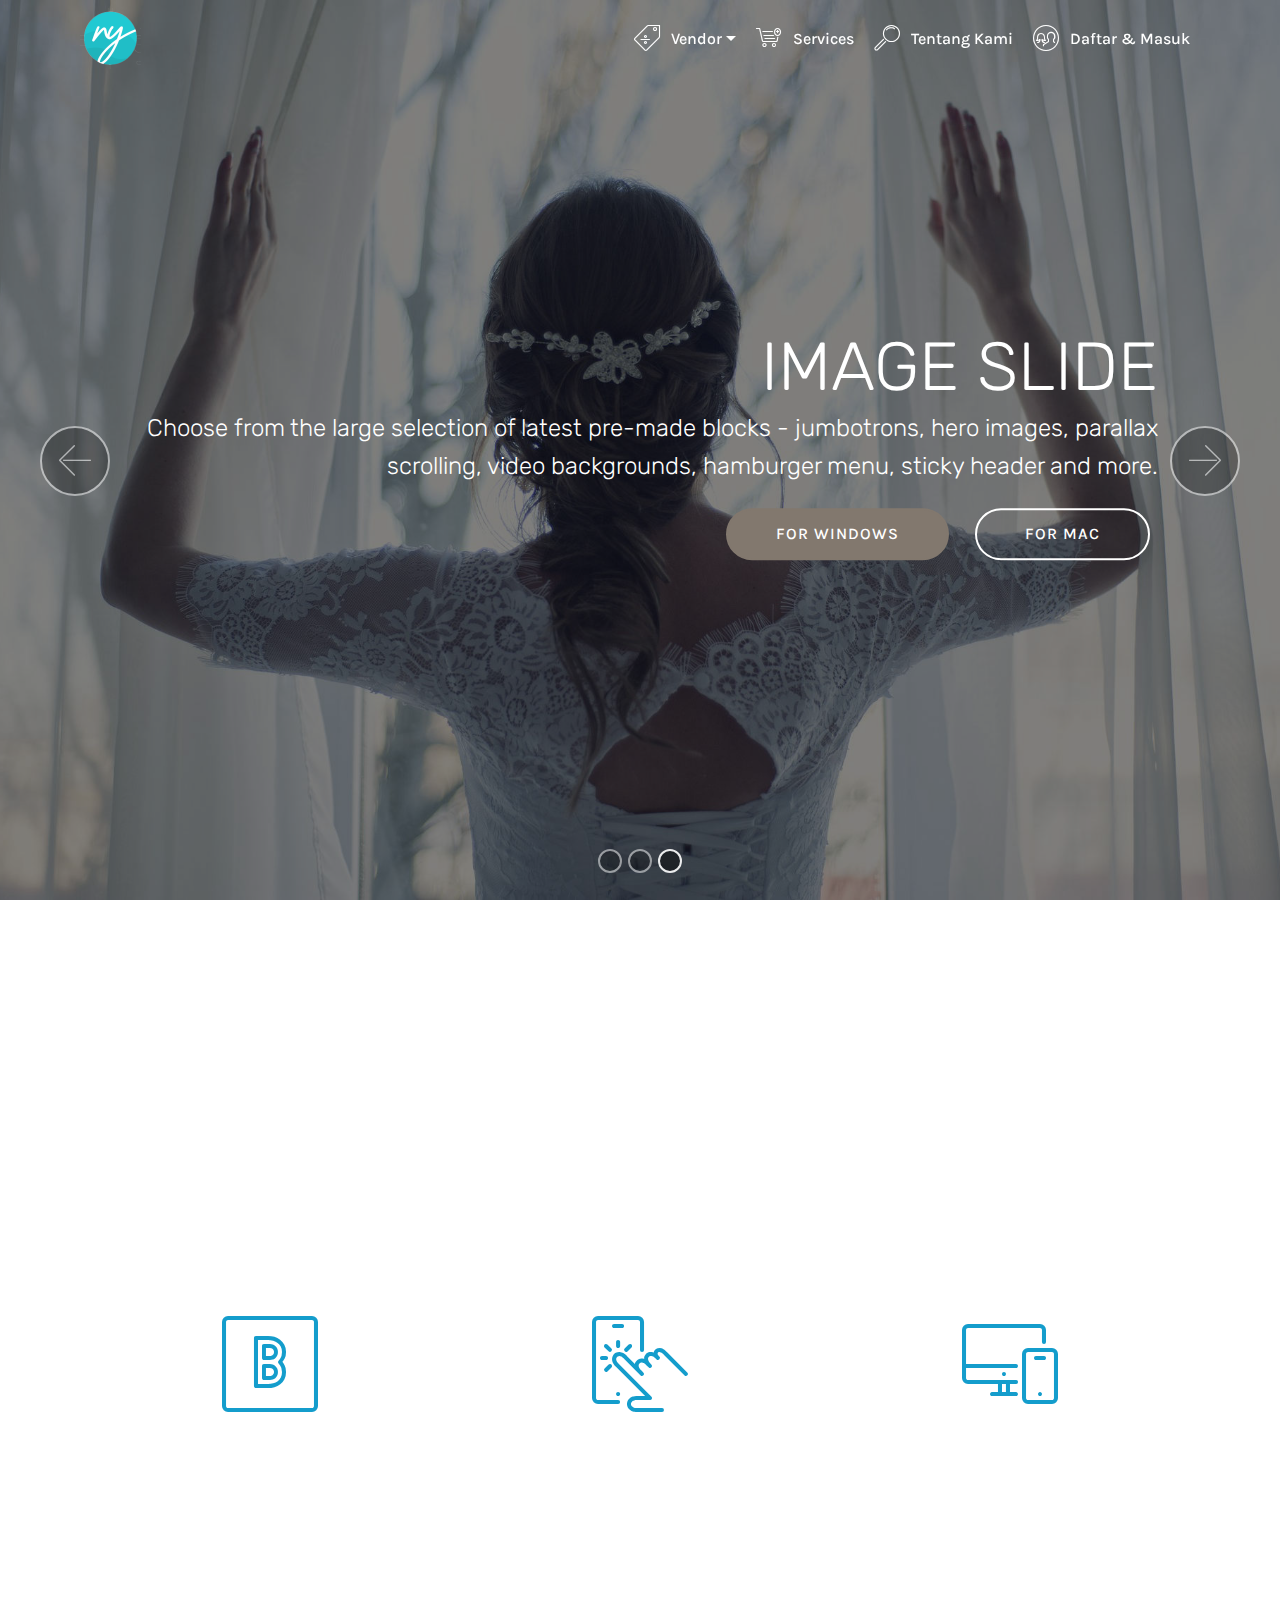
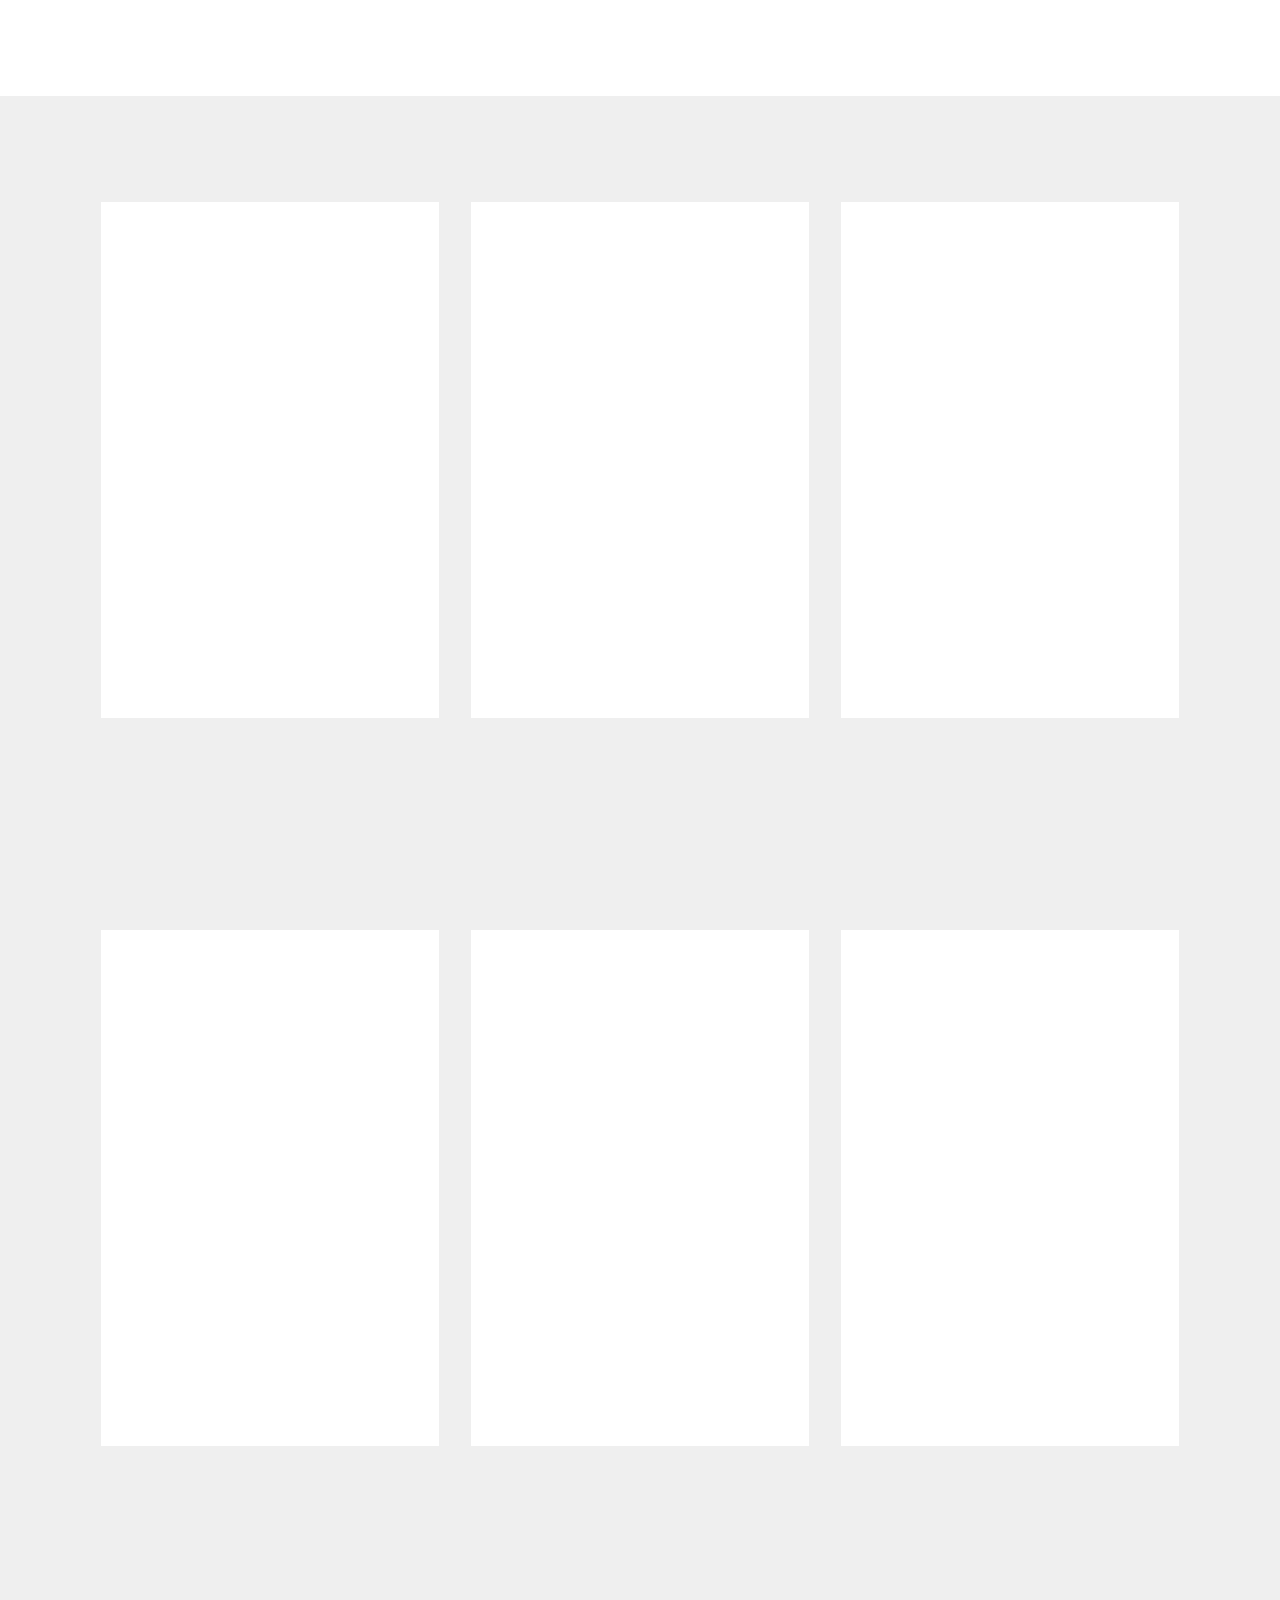
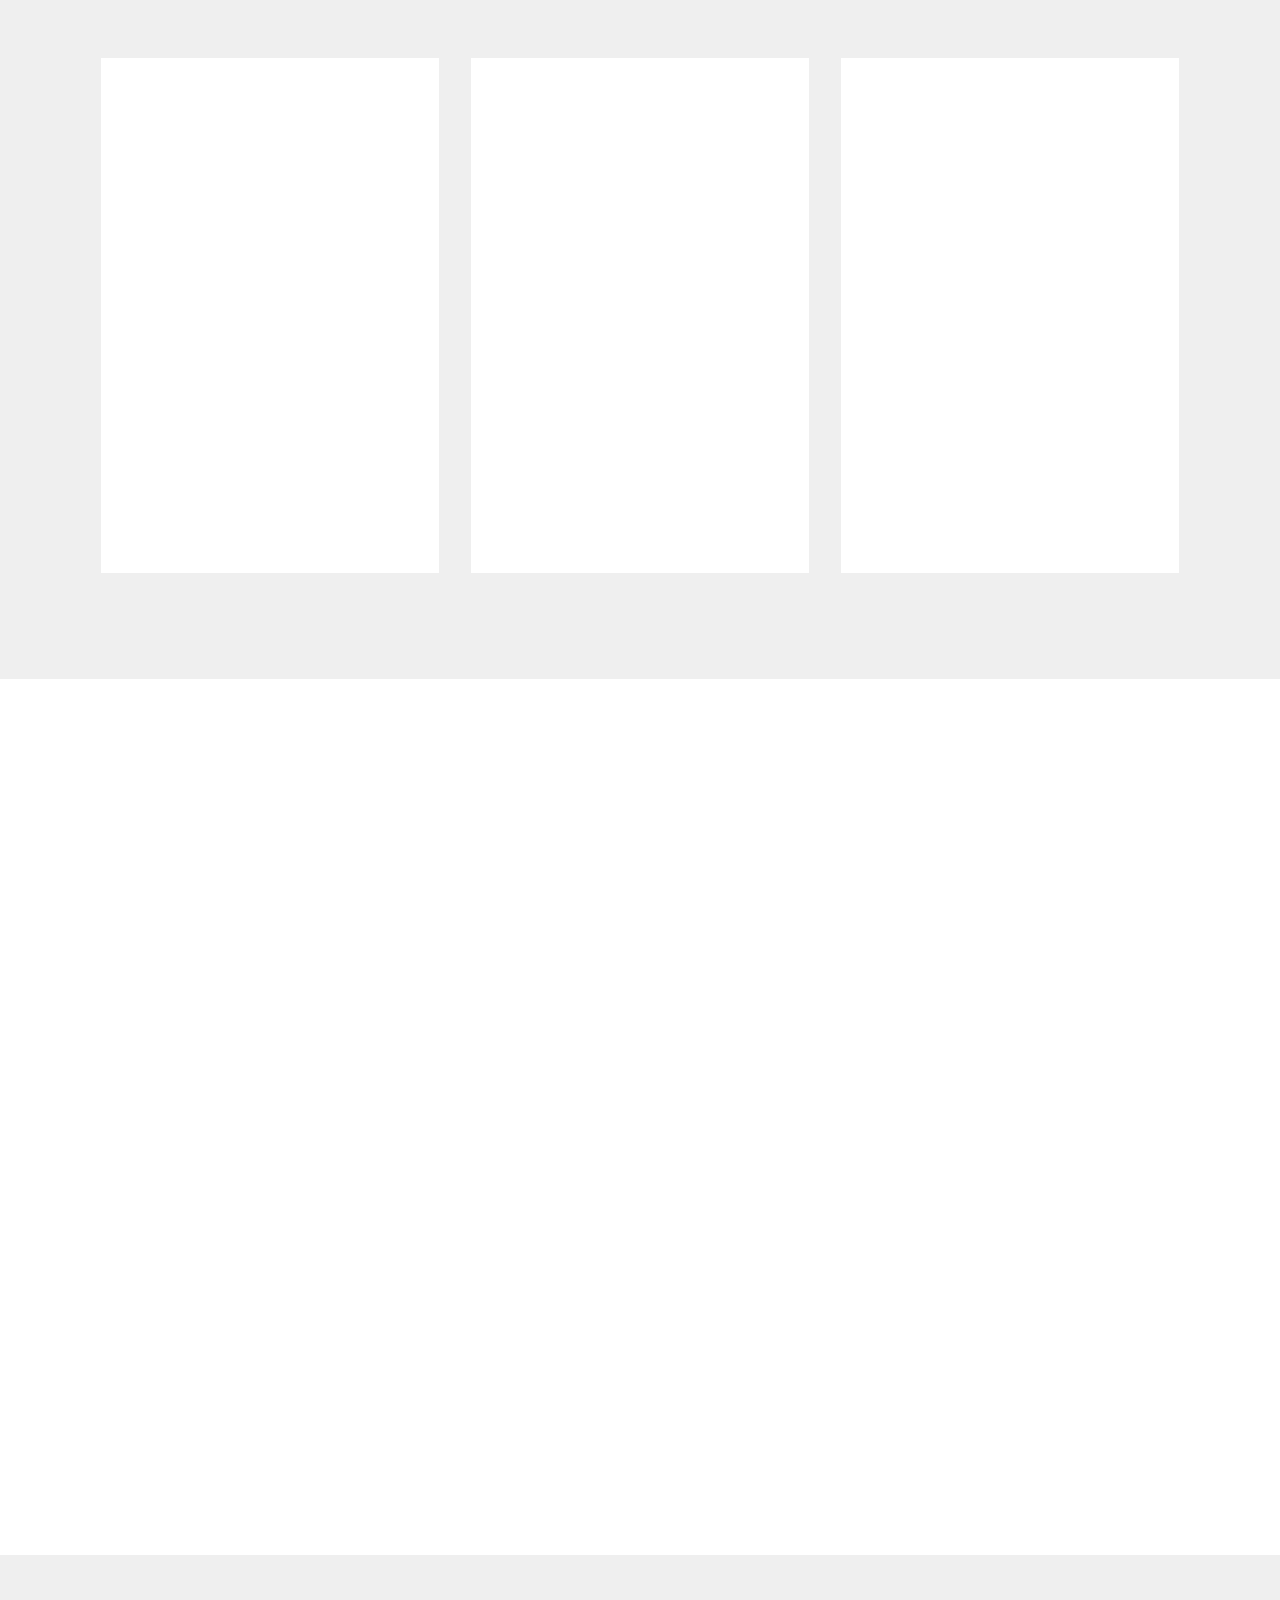
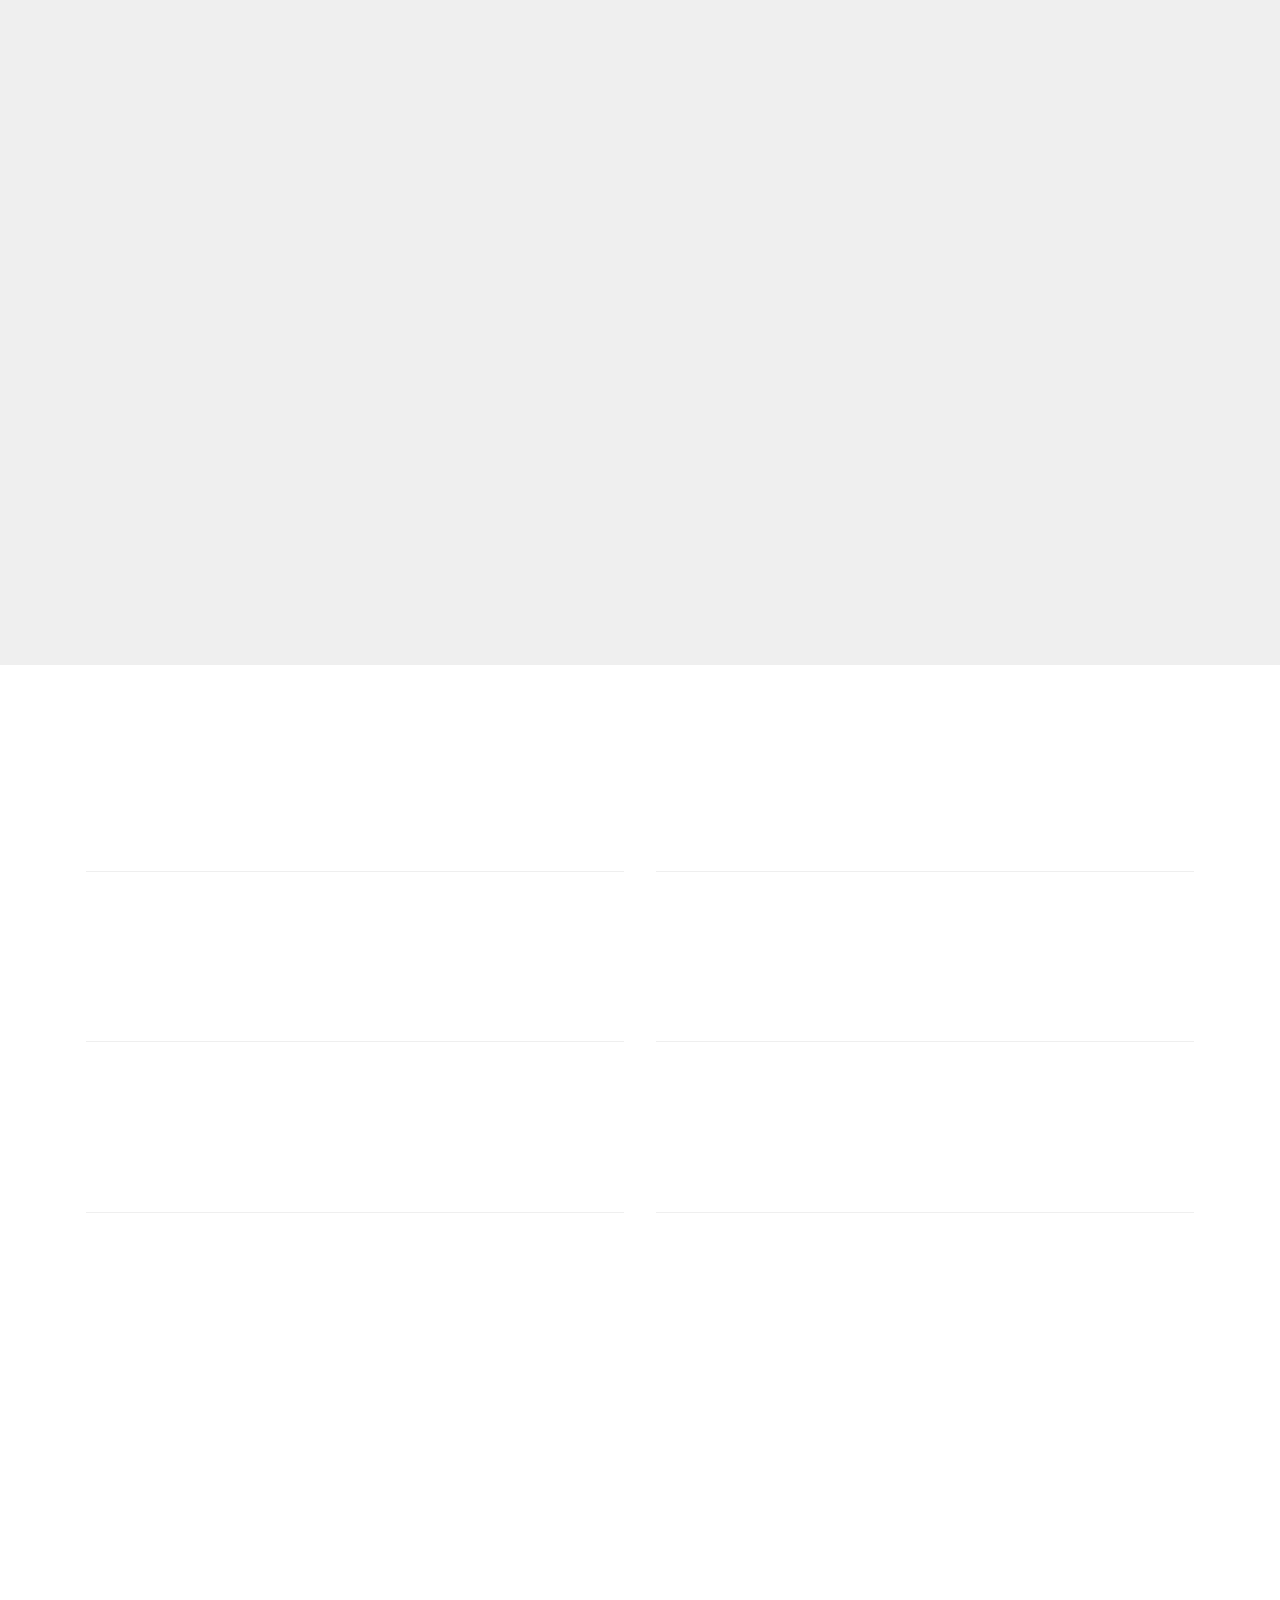
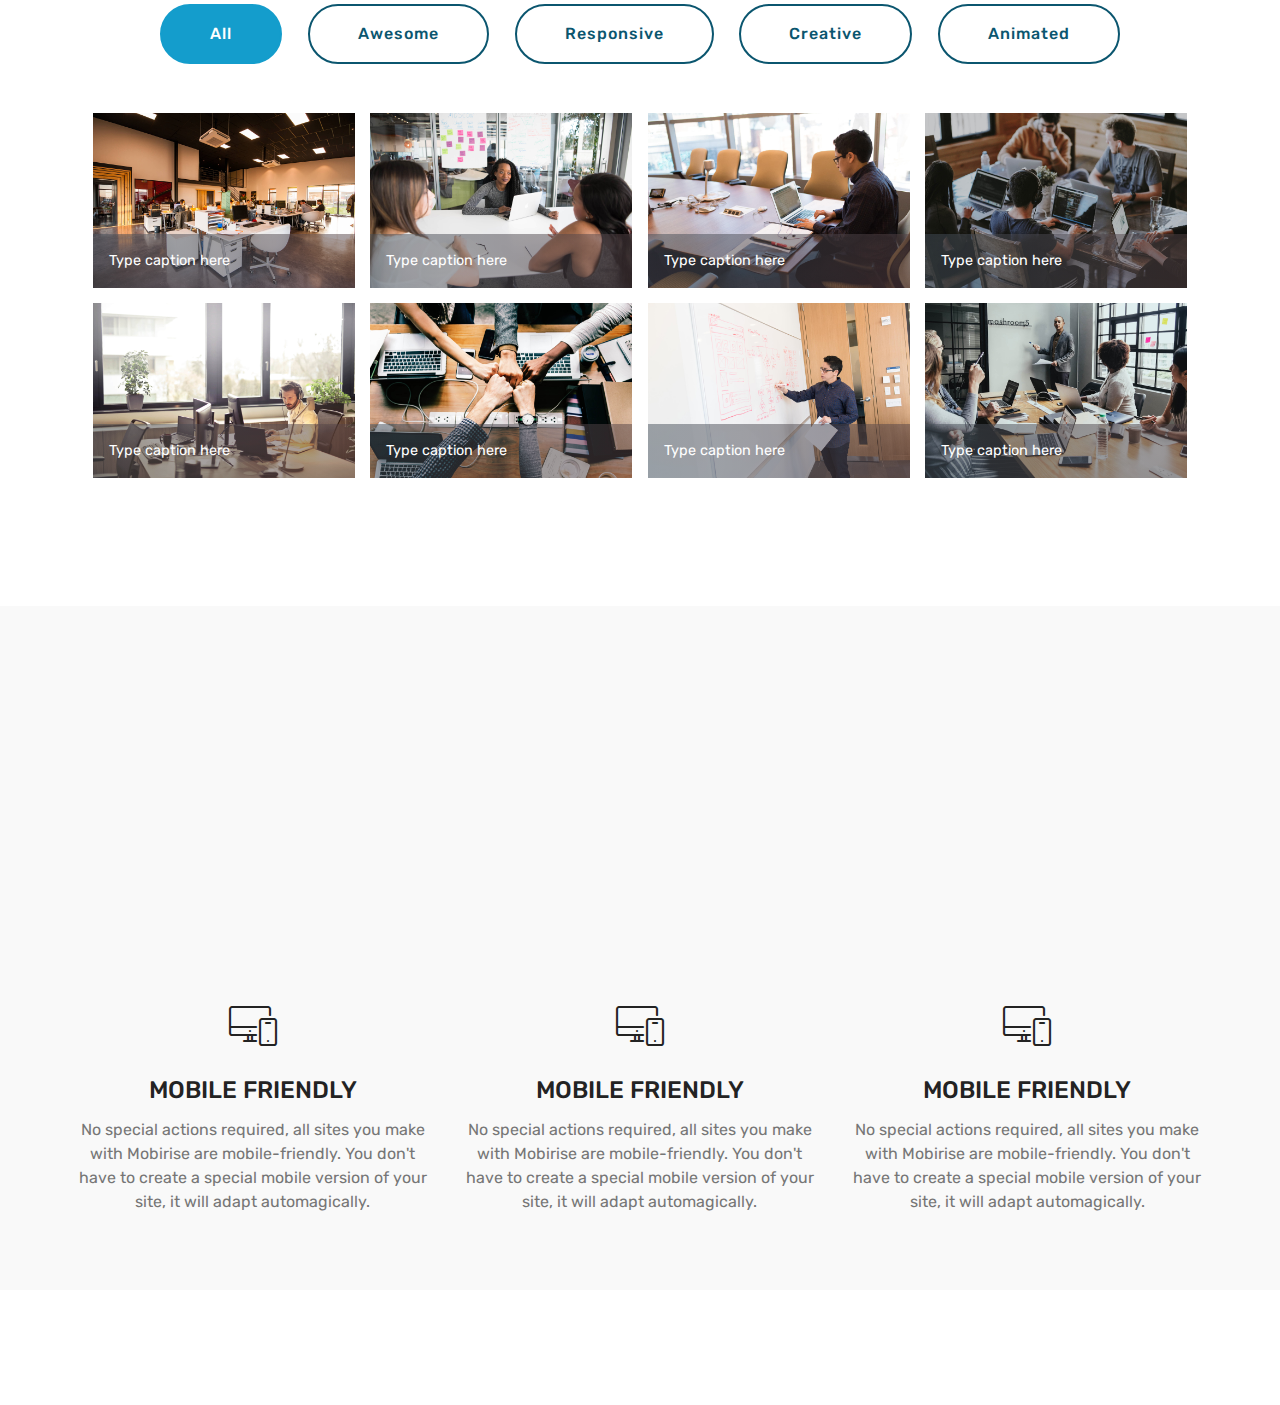
<file: index.html>
<!DOCTYPE html>
<html >
<head>
  <!-- Site made with Mobirise Website Builder v4.9.3, https://mobirise.com -->
  <meta charset="UTF-8">
  <meta http-equiv="X-UA-Compatible" content="IE=edge">
  <meta name="generator" content="Mobirise v4.9.3, mobirise.com">
  <meta name="viewport" content="width=device-width, initial-scale=1, minimum-scale=1">
  <link rel="shortcut icon" href="assets/images/ny-logo-122x122.png" type="image/x-icon">
  <meta name="description" content="">
  <title>Home</title>
  <link rel="stylesheet" href="assets/web/assets/mobirise-icons/mobirise-icons.css">
  <link rel="stylesheet" href="assets/tether/tether.min.css">
  <link rel="stylesheet" href="assets/bootstrap/css/bootstrap.min.css">
  <link rel="stylesheet" href="assets/bootstrap/css/bootstrap-grid.min.css">
  <link rel="stylesheet" href="assets/bootstrap/css/bootstrap-reboot.min.css">
  <link rel="stylesheet" href="assets/dropdown/css/style.css">
  <link rel="stylesheet" href="assets/animatecss/animate.min.css">
  <link rel="stylesheet" href="assets/socicon/css/styles.css">
  <link rel="stylesheet" href="assets/theme/css/style.css">
  <link rel="stylesheet" href="assets/gallery/style.css">
  <link rel="stylesheet" href="assets/mobirise/css/mbr-additional.css" type="text/css">
  
  
  
</head>
<body>
  <section class="menu cid-rj58mPr7yw" once="menu" id="menu1-2j">

    

    <nav class="navbar navbar-expand beta-menu navbar-dropdown align-items-center navbar-fixed-top navbar-toggleable-sm bg-color transparent">
        <button class="navbar-toggler navbar-toggler-right" type="button" data-toggle="collapse" data-target="#navbarSupportedContent" aria-controls="navbarSupportedContent" aria-expanded="false" aria-label="Toggle navigation">
            <div class="hamburger">
                <span></span>
                <span></span>
                <span></span>
                <span></span>
            </div>
        </button>
        <div class="menu-logo">
            <div class="navbar-brand">
                <span class="navbar-logo">
                    <a href="index.html">
                         <img src="assets/images/ny-logo-122x122.png" alt="Nikahyuk" title="Nikahyuk" style="height: 3.8rem;">
                    </a>
                </span>
                
            </div>
        </div>
        <div class="collapse navbar-collapse" id="navbarSupportedContent">
            <ul class="navbar-nav nav-dropdown nav-right" data-app-modern-menu="true"><li class="nav-item dropdown"><a class="nav-link link text-white dropdown-toggle display-4" href="https://mobirise.com" data-toggle="dropdown-submenu" aria-expanded="false"><span class="mbri-sale mbr-iconfont mbr-iconfont-btn"></span>
                        Vendor</a><div class="dropdown-menu"><a class="text-white dropdown-item display-4" href="page1.html">Vendor</a><a class="text-white dropdown-item display-4" href="page2.html" target="_blank">Join Vendor</a></div></li><li class="nav-item"><a class="nav-link link text-white display-4" href="page3.html"><span class="mbri-cart-add mbr-iconfont mbr-iconfont-btn"></span>
                        
                        Services
                    </a></li><li class="nav-item">
                    <a class="nav-link link text-white display-4" href="page5.html">
                        <span class="mbri-search mbr-iconfont mbr-iconfont-btn"></span>Tentang Kami</a>
                </li><li class="nav-item"><a class="nav-link link text-white display-4" href="page4.html"><span class="mbri-users mbr-iconfont mbr-iconfont-btn"></span>Daftar &amp; Masuk</a></li></ul>
            
        </div>
    </nav>
</section>

<section class="engine"><a href="https://mobirise.info/g">how to build a site</a></section><section class="carousel slide cid-rj4WzjPZuJ" data-interval="false" id="slider1-1n">

    

    <div class="full-screen"><div class="mbr-slider slide carousel" data-pause="true" data-keyboard="false" data-ride="false" data-interval="false"><ol class="carousel-indicators"><li data-app-prevent-settings="" data-target="#slider1-1n" data-slide-to="0"></li><li data-app-prevent-settings="" data-target="#slider1-1n" data-slide-to="1"></li><li data-app-prevent-settings="" data-target="#slider1-1n" class=" active" data-slide-to="2"></li></ol><div class="carousel-inner" role="listbox"><div class="carousel-item slider-fullscreen-image" data-bg-video-slide="false" style="background-image: url(assets/images/mbr-1920x1200.jpg);"><div class="container container-slide"><div class="image_wrapper"><div class="mbr-overlay"></div><img src="assets/images/mbr-1920x1200.jpg"><div class="carousel-caption justify-content-center"><div class="col-10 align-center"><h2 class="mbr-fonts-style display-1">FULL SCREEN SLIDER</h2><p class="lead mbr-text mbr-fonts-style display-5">Choose from the large selection of lmburger menu, sticky header and more.</p><div class="mbr-section-btn" buttons="0"><a class="btn display-4 btn-secondary" href="https://mobirise.com">FOR WINDOWS</a> <a class="btn  btn-white-outline display-4" href="https://mobirise.com">FOR MAC</a></div></div></div></div></div></div><div class="carousel-item slider-fullscreen-image" data-bg-video-slide="false" style="background-image: url(assets/images/mbr-1920x1280.jpg);"><div class="container container-slide"><div class="image_wrapper"><div class="mbr-overlay"></div><img src="assets/images/mbr-1920x1280.jpg"><div class="carousel-caption justify-content-center"><div class="col-10 align-left"><h2 class="mbr-fonts-style display-1">VIDEO SLIDE</h2><p class="lead mbr-text mbr-fonts-style display-5">Slide with youtube video background and color overlay. Title and text are aligned to the left.</p><div class="mbr-section-btn" buttons="0"><a class="btn btn-primary display-4" href="https://mobirise.com">FOR WINDOWS</a> <a class="btn  btn-white-outline display-4" href="https://mobirise.com">FOR MAC</a></div></div></div></div></div></div><div class="carousel-item slider-fullscreen-image active" data-bg-video-slide="false" style="background-image: url(assets/images/mbr-1920x1277.jpg);"><div class="container container-slide"><div class="image_wrapper"><div class="mbr-overlay"></div><img src="assets/images/mbr-1920x1277.jpg"><div class="carousel-caption justify-content-center"><div class="col-10 align-right"><h2 class="mbr-fonts-style display-1">IMAGE SLIDE</h2><p class="lead mbr-text mbr-fonts-style display-5">Choose from the large selection of latest pre-made blocks - jumbotrons, hero images, parallax scrolling, video backgrounds, hamburger menu, sticky header and more.</p><div class="mbr-section-btn" buttons="0"><a class="btn btn-info display-4" href="https://mobirise.com">FOR WINDOWS</a> <a class="btn  btn-white-outline display-4" href="https://mobirise.com">FOR MAC</a></div></div></div></div></div></div></div><a data-app-prevent-settings="" class="carousel-control carousel-control-prev" role="button" data-slide="prev" href="#slider1-1n"><span aria-hidden="true" class="mbri-left mbr-iconfont"></span><span class="sr-only">Previous</span></a><a data-app-prevent-settings="" class="carousel-control carousel-control-next" role="button" data-slide="next" href="#slider1-1n"><span aria-hidden="true" class="mbri-right mbr-iconfont"></span><span class="sr-only">Next</span></a></div></div>

</section>

<section class="mbr-section content4 cid-rj4Ezbr0C6" id="content4-k">

    

    <div class="container">
        <div class="media-container-row">
            <div class="title col-12 col-md-8">
                <h2 class="align-center pb-3 mbr-fonts-style display-2">
                    Article Title with Solid Background
                </h2>
                <h3 class="mbr-section-subtitle align-center mbr-light mbr-fonts-style display-5">
                    Shape your future web project with sharp design and refine coded functions.
                </h3>
                
            </div>
        </div>
    </div>
</section>

<section class="features1 cid-rj4HOOVNuX" id="features1-r">
    
    

    
    <div class="container">
        <div class="media-container-row">

            <div class="card p-3 col-12 col-md-6 col-lg-4">
                <div class="card-img pb-3">
                    <span class="mbri-bootstrap mbr-iconfont"></span>
                </div>
                <div class="card-box">
                    <h4 class="card-title py-3 mbr-fonts-style display-5">
                        No Coding
                    </h4>
                    <p class="mbr-text mbr-fonts-style display-7">
                        Mobirise is an easy website builder - just drop site elements to your page, add content and style it to look the way you like.
                    </p>
                </div>
            </div>

            <div class="card p-3 col-12 col-md-6 col-lg-4">
                <div class="card-img pb-3">
                    <span class="mbri-touch mbr-iconfont"></span>
                </div>
                <div class="card-box">
                    <h4 class="card-title py-3 mbr-fonts-style display-5">
                        Mobile Friendly
                    </h4>
                    <p class="mbr-text mbr-fonts-style display-7">
                        All sites you make with Mobirise are mobile-friendly. You don't have to create a special mobile version of your site.
                    </p>
                </div>
            </div>

            <div class="card p-3 col-12 col-md-6 col-lg-4">
                <div class="card-img pb-3">
                    <span class="mbri-responsive mbr-iconfont"></span>
                </div>
                <div class="card-box">
                    <h4 class="card-title py-3 mbr-fonts-style display-5">
                        Unique Styles
                    </h4>
                    <p class="mbr-text mbr-fonts-style display-7">
                        Mobirise offers many site blocks in several themes, and though these blocks are pre-made, they are flexible.
                    </p>
                </div>
            </div>

            

        </div>

    </div>

</section>

<section class="features3 cid-rj4DLMeWjp" id="features3-a">

    

    
    <div class="container">
        <div class="media-container-row">
            <div class="card p-3 col-12 col-md-6 col-lg-4">
                <div class="card-wrapper">
                    <div class="card-img">
                        <img src="assets/images/background1.jpg" alt="Mobirise">
                    </div>
                    <div class="card-box">
                        <h4 class="card-title mbr-fonts-style display-7">
                            No Coding
                        </h4>
                        <p class="mbr-text mbr-fonts-style display-7">
                            Mobirise is an easy website builder - just drop site elements to your page, add content and style it to look the way you like.
                        </p>
                    </div>
                    <div class="mbr-section-btn text-center">
                        <a href="https://mobirise.co" class="btn btn-primary display-4">
                            Learn More
                        </a>
                    </div>
                </div>
            </div>

            <div class="card p-3 col-12 col-md-6 col-lg-4">
                <div class="card-wrapper">
                    <div class="card-img">
                        <img src="assets/images/background2.jpg" alt="Mobirise">
                    </div>
                    <div class="card-box">
                        <h4 class="card-title mbr-fonts-style display-7">
                            Mobile Friendly
                        </h4>
                        <p class="mbr-text mbr-fonts-style display-7">
                            All sites you make with Mobirise are mobile-friendly. You don't have to create a special mobile version of your site.
                        </p>
                    </div>
                    <div class="mbr-section-btn text-center">
                        <a href="https://mobirise.co" class="btn btn-primary display-4">
                            Learn More
                        </a>
                    </div>
                </div>
            </div>

            <div class="card p-3 col-12 col-md-6 col-lg-4">
                <div class="card-wrapper">
                    <div class="card-img">
                        <img src="assets/images/background3.jpg" alt="Mobirise">
                    </div>
                    <div class="card-box">
                        <h4 class="card-title mbr-fonts-style display-7">
                            Unique Styles
                        </h4>
                        <p class="mbr-text mbr-fonts-style display-7">
                            Mobirise offers many site blocks in several themes, and though these blocks are pre-made, they are flexible.
                        </p>
                    </div>
                    <div class="mbr-section-btn text-center">
                        <a href="https://mobirise.co" class="btn btn-primary display-4">
                            Learn More
                        </a>
                    </div>
                </div>
            </div>

            
        </div>
    </div>
</section>

<section class="features3 cid-rj4DMxJS9C" id="features3-b">

    

    
    <div class="container">
        <div class="media-container-row">
            <div class="card p-3 col-12 col-md-6 col-lg-4">
                <div class="card-wrapper">
                    <div class="card-img">
                        <img src="assets/images/background1.jpg" alt="Mobirise">
                    </div>
                    <div class="card-box">
                        <h4 class="card-title mbr-fonts-style display-7">
                            No Coding
                        </h4>
                        <p class="mbr-text mbr-fonts-style display-7">
                            Mobirise is an easy website builder - just drop site elements to your page, add content and style it to look the way you like.
                        </p>
                    </div>
                    <div class="mbr-section-btn text-center">
                        <a href="https://mobirise.co" class="btn btn-primary display-4">
                            Learn More
                        </a>
                    </div>
                </div>
            </div>

            <div class="card p-3 col-12 col-md-6 col-lg-4">
                <div class="card-wrapper">
                    <div class="card-img">
                        <img src="assets/images/background2.jpg" alt="Mobirise">
                    </div>
                    <div class="card-box">
                        <h4 class="card-title mbr-fonts-style display-7">
                            Mobile Friendly
                        </h4>
                        <p class="mbr-text mbr-fonts-style display-7">
                            All sites you make with Mobirise are mobile-friendly. You don't have to create a special mobile version of your site.
                        </p>
                    </div>
                    <div class="mbr-section-btn text-center">
                        <a href="https://mobirise.co" class="btn btn-primary display-4">
                            Learn More
                        </a>
                    </div>
                </div>
            </div>

            <div class="card p-3 col-12 col-md-6 col-lg-4">
                <div class="card-wrapper">
                    <div class="card-img">
                        <img src="assets/images/background3.jpg" alt="Mobirise">
                    </div>
                    <div class="card-box">
                        <h4 class="card-title mbr-fonts-style display-7">
                            Unique Styles
                        </h4>
                        <p class="mbr-text mbr-fonts-style display-7">
                            Mobirise offers many site blocks in several themes, and though these blocks are pre-made, they are flexible.
                        </p>
                    </div>
                    <div class="mbr-section-btn text-center">
                        <a href="https://mobirise.co" class="btn btn-primary display-4">
                            Learn More
                        </a>
                    </div>
                </div>
            </div>

            
        </div>
    </div>
</section>

<section class="features3 cid-rj4G3s9mNL" id="features3-q">

    

    
    <div class="container">
        <div class="media-container-row">
            <div class="card p-3 col-12 col-md-6 col-lg-4">
                <div class="card-wrapper">
                    <div class="card-img">
                        <img src="assets/images/background1.jpg" alt="Mobirise">
                    </div>
                    <div class="card-box">
                        <h4 class="card-title mbr-fonts-style display-7">
                            No Coding
                        </h4>
                        <p class="mbr-text mbr-fonts-style display-7">
                            Mobirise is an easy website builder - just drop site elements to your page, add content and style it to look the way you like.
                        </p>
                    </div>
                    <div class="mbr-section-btn text-center">
                        <a href="https://mobirise.co" class="btn btn-primary display-4">
                            Learn More
                        </a>
                    </div>
                </div>
            </div>

            <div class="card p-3 col-12 col-md-6 col-lg-4">
                <div class="card-wrapper">
                    <div class="card-img">
                        <img src="assets/images/background2.jpg" alt="Mobirise">
                    </div>
                    <div class="card-box">
                        <h4 class="card-title mbr-fonts-style display-7">
                            Mobile Friendly
                        </h4>
                        <p class="mbr-text mbr-fonts-style display-7">
                            All sites you make with Mobirise are mobile-friendly. You don't have to create a special mobile version of your site.
                        </p>
                    </div>
                    <div class="mbr-section-btn text-center">
                        <a href="https://mobirise.co" class="btn btn-primary display-4">
                            Learn More
                        </a>
                    </div>
                </div>
            </div>

            <div class="card p-3 col-12 col-md-6 col-lg-4">
                <div class="card-wrapper">
                    <div class="card-img">
                        <img src="assets/images/background3.jpg" alt="Mobirise">
                    </div>
                    <div class="card-box">
                        <h4 class="card-title mbr-fonts-style display-7">
                            Unique Styles
                        </h4>
                        <p class="mbr-text mbr-fonts-style display-7">
                            Mobirise offers many site blocks in several themes, and though these blocks are pre-made, they are flexible.
                        </p>
                    </div>
                    <div class="mbr-section-btn text-center">
                        <a href="https://mobirise.co" class="btn btn-primary display-4">
                            Learn More
                        </a>
                    </div>
                </div>
            </div>

            
        </div>
    </div>
</section>

<section class="services1 cid-rj4DYOQqGj" id="services1-f">
    <!---->
    
    <!---->
    <!--Overlay-->
    
    <!--Container-->
    <div class="container">
        <div class="row justify-content-center">
            <!--Titles-->
            <div class="title pb-5 col-12">
                <h2 class="align-left pb-3 mbr-fonts-style display-1">
                    Our Shop
                </h2>
                
            </div>
            <!--Card-1-->
            <div class="card col-12 col-md-6 col-lg-4">
                <div class="card-wrapper">
                    <div class="card-img">
                        <img src="assets/images/product1.jpg" alt="Mobirise">
                    </div>
                    <div class="card-box pb-md-5">
                        <h4 class="card-title mbr-fonts-style display-5">
                            Watch Star
                        </h4>
                        <p class="mbr-text mbr-fonts-style display-7">
                            Lorem ipsum dolor sit amet, consectetur adipisicing elit. Ab accusantium dolores doloribus
                            eligendi eum illo placeat quis repellendus sequi tempore!
                        </p>
                        <!--Btn-->
                        <div class="mbr-section-btn align-left">
                            <a href="https://mobirise.co" class="btn btn-warning-outline display-4">
                                $ 790
                            </a>
                        </div>
                    </div>
                </div>
            </div>
            <!--Card-2-->
            <div class="card col-12 col-md-6 col-lg-4">
                <div class="card-wrapper">
                    <div class="card-img">
                        <img src="assets/images/product1.jpg" alt="Mobirise">
                    </div>
                    <div class="card-box pb-md-5">
                        <h4 class="card-title mbr-fonts-style display-5">
                            Watch Special
                        </h4>
                        <p class="mbr-text mbr-fonts-style display-7">
                            Lorem ipsum dolor sit amet, consectetur adipisicing elit. Ab accusantium dolores doloribus
                            eligendi eum illo placeat quis repellendus sequi tempore!
                        </p>
                        <!--Btn-->
                        <div class="mbr-section-btn align-left">
                            <a href="https://mobirise.co" class="btn btn-warning-outline display-4">
                                $ 690
                            </a>
                        </div>
                    </div>
                </div>
            </div>
            <!--Card-3-->
            <div class="card col-12 col-md-6 col-lg-4 last-child">
                <div class="card-wrapper">
                    <div class="card-img">
                        <img src="assets/images/product1.jpg" alt="Mobirise">
                    </div>
                    <div class="card-box">
                        <h4 class="card-title mbr-fonts-style display-5">
                            Watch Srong
                        </h4>
                        <p class="mbr-text mbr-fonts-style display-7">
                            Lorem ipsum dolor sit amet, consectetur adipisicing elit. Ab accusantium dolores doloribus
                            eligendi eum illo placeat quis repellendus sequi tempore!
                        </p>
                        <!--Btn-->
                        <div class="mbr-section-btn align-left">
                            <a href="https://mobirise.co" class="btn btn-warning-outline display-4">
                                $ 990
                            </a>
                        </div>
                    </div>
                </div>
            </div>
            <!--Card-4-->
            
        </div>
    </div>
</section>

<section class="services4 cid-rj4ErR4tuR" xmlns="http://www.w3.org/1999/html" id="services4-j">
    <!---->
    
    <!---->
    <!--Overlay-->
    
    <!--Container-->
    <div class="container">
        <div class="row">
            <!--Card-1-->
            <div class="card p-3 col-12">
                <div class="card-wrapper media-container-row media-container-row">
                    <div class="card-box">
                        <div class="row">
                            <div class="col-12 col-md-12 col-lg-4">
                                <div class="wrapper">
                                    <!--Image-->
                                    <div class="mbr-figure" style="width: 100%;">
                                        <img src="assets/images/product1.jpg" alt="Mobirise">
                                    </div>
                                </div>
                            </div>
                            <div class="col-12 col-md-7 col-lg-4">
                                <div class="wrapper col-left">
                                    <!--Title-->
                                    <h4 class="card-title mbr-fonts-style display-5">
                                        Watch Special
                                    </h4>
                                    <!--Subtitle-->
                                    <p class="mbr-text mbr-fonts-style pt-3 display-7">
                                        Lorem ipsum dolor sit amet, consectetur adipisicing elit. Adipisci consectetur
                                        tempora totam voluptas voluptatem voluptatibus.
                                    </p>
                                </div>
                            </div>
                            <div class="col-12 col-md-5 col-lg-4">
                                <div class="wrapper border_wrapper">
                                    <!--Cost-->
                                    <p class="mbr-text mbr-fonts-style col-right mbr-black align-center display-2">
                                        $990
                                    </p>
                                    <!--Btn-->
                                    <div class="mbr-section-btn col-right align-center">
                                        <a href="https://mobirise.co" class="btn btn-warning-outline m-0 display-4">
                                            Buy Now
                                        </a>
                                    </div>
                                </div>
                            </div>
                        </div>
                    </div>
                </div>
            </div>
            <!--Card-2-->
            <div class="card p-3 col-12">
                <div class="card-wrapper media-container-row media-container-row">
                    <div class="card-box">
                        <div class="row">
                            <div class="col-12 col-md-12 col-lg-4">
                                <div class="wrapper">
                                    <!--Image-->
                                    <div class="mbr-figure" style="width: 100%;">
                                        <img src="assets/images/product1.jpg" alt="Mobirise">
                                    </div>
                                </div>
                            </div>
                            <div class="col-12 col-md-7 col-lg-4">
                                <div class="wrapper col-left">
                                    <!--Title-->
                                    <h4 class="card-title mbr-fonts-style display-5">
                                        Watch Special
                                    </h4>
                                    <!--Subtitle-->
                                    <p class="mbr-text mbr-fonts-style pt-3 display-7">
                                        Lorem ipsum dolor sit amet, consectetur adipisicing elit. Adipisci consectetur
                                        tempora totam voluptas voluptatem voluptatibus.
                                    </p>
                                </div>
                            </div>
                            <div class="col-12 col-md-5 col-lg-4">
                                <div class="wrapper border_wrapper">
                                    <!--Cost-->
                                    <p class="mbr-text mbr-fonts-style col-right mbr-black align-center display-2">
                                        $990
                                    </p>
                                    <!--Btn-->
                                    <div class="mbr-section-btn col-right align-center">
                                        <a href="https://mobirise.co" class="btn btn-warning-outline m-0 display-4">
                                            Buy Now
                                        </a>
                                    </div>
                                </div>
                            </div>
                        </div>
                    </div>
                </div>
            </div>
            <!--Card-3-->
            
        </div>
    </div>
</section>

<section class="services3 cid-rj4DXPI716" id="services3-e">
    <!---->
    
    <!---->
    <!--Overlay-->
    
    <!--Container-->
    <div class="container">
        <div class="row">
            <!--Titles-->
            <div class="title pb-5 col-12">
                <h2 class="align-left mbr-fonts-style display-1">
                    Product List
                </h2>
                
            </div>
            <!--Card-1-->
            <div class="card px-3 col-12 col-md-6">
                <div class="card-wrapper media-container-row media-container-row">
                    <div class="card-box">
                        <div class="top-line pb-1">
                            <h4 class="card-title mbr-fonts-style display-5">
                                Watch 1
                            </h4>
                            <p class="mbr-text card-title cost mbr-fonts-style m-0 display-5">
                                $400
                            </p>
                        </div>
                        <div class="bottom-line">
                            <p class="mbr-text mbr-fonts-style display-7">
                                Lorem ipsum dolor sit amet, consectetur adipisicing elit. Doloribus, odit?
                            </p>
                        </div>
                    </div>
                </div>
            </div>
            <!--Card-2-->
            <div class="card px-3 col-12 col-md-6">
                <div class="card-wrapper media-container-row media-container-row">
                    <div class="card-box">
                        <div class="top-line pb-3">
                            <h4 class="card-title mbr-fonts-style display-5">
                                Watch 2
                            </h4>
                            <p class="mbr-text card-title cost mbr-fonts-style m-0 display-5">
                                $500
                            </p>
                        </div>
                        <div class="bottom-line">
                            <p class="mbr-text mbr-fonts-style display-7">
                                Lorem ipsum dolor sit amet, consectetur adipisicing elit. Doloribus, odit?
                            </p>
                        </div>
                    </div>
                </div>
            </div>
            <!--Card-3-->
            <div class="card px-3 col-12 col-md-6">
                <div class="card-wrapper media-container-row media-container-row">
                    <div class="card-box">
                        <div class="top-line pb-3">
                            <h4 class="card-title mbr-fonts-style display-5">
                                Watch 3
                            </h4>
                            <p class="mbr-text card-title cost mbr-fonts-style m-0 display-5">
                                $600
                            </p>
                        </div>
                        <div class="bottom-line">
                            <p class="mbr-text mbr-fonts-style display-7">
                                Lorem ipsum dolor sit amet, consectetur adipisicing elit. Doloribus, odit?
                            </p>
                        </div>
                    </div>
                </div>
            </div>
            <!--Card-4-->
            <div class="card px-3 col-12 col-md-6">
                <div class="card-wrapper media-container-row media-container-row">
                    <div class="card-box">
                        <div class="top-line pb-3">
                            <h4 class="card-title mbr-fonts-style display-5">
                                Watch 4
                            </h4>
                            <p class="mbr-text card-title cost mbr-fonts-style m-0 display-5">
                                $700
                            </p>
                        </div>
                        <div class="bottom-line">
                            <p class="mbr-text mbr-fonts-style display-7">
                                Lorem ipsum dolor sit amet, consectetur adipisicing elit. Doloribus, odit?
                            </p>
                        </div>
                    </div>
                </div>
            </div>
            <!--Card-5-->
            <div class="card px-3 col-12 col-md-6">
                <div class="card-wrapper media-container-row media-container-row">
                    <div class="card-box">
                        <div class="top-line pb-3">
                            <h4 class="card-title mbr-fonts-style display-5">
                                Watch 5
                            </h4>
                            <p class="mbr-text card-title cost mbr-fonts-style m-0 display-5">
                                $800
                            </p>
                        </div>
                        <div class="bottom-line">
                            <p class="mbr-text mbr-fonts-style display-7">
                                Lorem ipsum dolor sit amet, consectetur adipisicing elit. Doloribus, odit?
                            </p>
                        </div>
                    </div>
                </div>
            </div>
            <!--Card-6-->
            <div class="card px-3 col-12 col-md-6">
                <div class="card-wrapper media-container-row media-container-row">
                    <div class="card-box">
                        <div class="top-line pb-3">
                            <h4 class="card-title mbr-fonts-style display-5">
                                Watch 6
                            </h4>
                            <p class="mbr-text card-title cost mbr-fonts-style m-0 display-5">
                                $900
                            </p>
                        </div>
                        <div class="bottom-line">
                            <p class="mbr-text mbr-fonts-style display-7">
                                Lorem ipsum dolor sit amet, consectetur adipisicing elit. Doloribus, odit?
                            </p>
                        </div>
                    </div>
                </div>
            </div>
            <!--Card-7-->
            
            <!--Card-8-->
            
            <!--Card-9-->
            
            <!--Card-10-->
            
            <!--Card-11-->
            
            <!--Card-12-->
            
        </div>
    </div>
</section>

<section class="mbr-gallery mbr-slider-carousel cid-rj4ESG6gHy" id="gallery2-m">

    

    <div class="container">
        <div><!-- Filter --><div class="mbr-gallery-filter container gallery-filter-active"><ul buttons="0"><li class="mbr-gallery-filter-all"><a class="btn btn-md btn-primary-outline active display-7" href="">All</a></li></ul></div><!-- Gallery --><div class="mbr-gallery-row"><div class="mbr-gallery-layout-default"><div><div><div class="mbr-gallery-item mbr-gallery-item--p1" data-video-url="false" data-tags="Awesome"><div href="#lb-gallery2-m" data-slide-to="0" data-toggle="modal"><img src="assets/images/background1.jpg" alt="" title=""><span class="icon-focus"></span><span class="mbr-gallery-title mbr-fonts-style display-7">Type caption here</span></div></div><div class="mbr-gallery-item mbr-gallery-item--p1" data-video-url="false" data-tags="Responsive"><div href="#lb-gallery2-m" data-slide-to="1" data-toggle="modal"><img src="assets/images/background2.jpg" alt="" title=""><span class="icon-focus"></span><span class="mbr-gallery-title mbr-fonts-style display-7">Type caption here</span></div></div><div class="mbr-gallery-item mbr-gallery-item--p1" data-video-url="false" data-tags="Creative"><div href="#lb-gallery2-m" data-slide-to="2" data-toggle="modal"><img src="assets/images/background3.jpg" alt="" title=""><span class="icon-focus"></span><span class="mbr-gallery-title mbr-fonts-style display-7">Type caption here</span></div></div><div class="mbr-gallery-item mbr-gallery-item--p1" data-video-url="false" data-tags="Animated"><div href="#lb-gallery2-m" data-slide-to="3" data-toggle="modal"><img src="assets/images/background4.jpg" alt="" title=""><span class="icon-focus"></span><span class="mbr-gallery-title mbr-fonts-style display-7">Type caption here</span></div></div><div class="mbr-gallery-item mbr-gallery-item--p1" data-video-url="false" data-tags="Awesome"><div href="#lb-gallery2-m" data-slide-to="4" data-toggle="modal"><img src="assets/images/background5.jpg" alt="" title=""><span class="icon-focus"></span><span class="mbr-gallery-title mbr-fonts-style display-7">Type caption here</span></div></div><div class="mbr-gallery-item mbr-gallery-item--p1" data-video-url="false" data-tags="Awesome"><div href="#lb-gallery2-m" data-slide-to="5" data-toggle="modal"><img src="assets/images/background6.jpg" alt="" title=""><span class="icon-focus"></span><span class="mbr-gallery-title mbr-fonts-style display-7">Type caption here</span></div></div><div class="mbr-gallery-item mbr-gallery-item--p1" data-video-url="false" data-tags="Responsive"><div href="#lb-gallery2-m" data-slide-to="6" data-toggle="modal"><img src="assets/images/background7.jpg" alt="" title=""><span class="icon-focus"></span><span class="mbr-gallery-title mbr-fonts-style display-7">Type caption here</span></div></div><div class="mbr-gallery-item mbr-gallery-item--p1" data-video-url="false" data-tags="Animated"><div href="#lb-gallery2-m" data-slide-to="7" data-toggle="modal"><img src="assets/images/background8.jpg" alt="" title=""><span class="icon-focus"></span><span class="mbr-gallery-title mbr-fonts-style display-7">Type caption here</span></div></div></div></div><div class="clearfix"></div></div></div><!-- Lightbox --><div data-app-prevent-settings="" class="mbr-slider modal fade carousel slide" tabindex="-1" data-keyboard="true" data-interval="false" id="lb-gallery2-m"><div class="modal-dialog"><div class="modal-content"><div class="modal-body"><div class="carousel-inner"><div class="carousel-item active"><img src="assets/images/background1.jpg" alt="" title=""></div><div class="carousel-item"><img src="assets/images/background2.jpg" alt="" title=""></div><div class="carousel-item"><img src="assets/images/background3.jpg" alt="" title=""></div><div class="carousel-item"><img src="assets/images/background4.jpg" alt="" title=""></div><div class="carousel-item"><img src="assets/images/background5.jpg" alt="" title=""></div><div class="carousel-item"><img src="assets/images/background6.jpg" alt="" title=""></div><div class="carousel-item"><img src="assets/images/background7.jpg" alt="" title=""></div><div class="carousel-item"><img src="assets/images/background8.jpg" alt="" title=""></div></div><a class="carousel-control carousel-control-prev" role="button" data-slide="prev" href="#lb-gallery2-m"><span class="mbri-left mbr-iconfont" aria-hidden="true"></span><span class="sr-only">Previous</span></a><a class="carousel-control carousel-control-next" role="button" data-slide="next" href="#lb-gallery2-m"><span class="mbri-right mbr-iconfont" aria-hidden="true"></span><span class="sr-only">Next</span></a><a class="close" href="#" role="button" data-dismiss="modal"><span class="sr-only">Close</span></a></div></div></div></div></div>
    </div>

</section>

<section class="tabs3 cid-rj4E7wr7BD" id="tabs3-h">

    

    

    <div class="container">
        <h2 class="mbr-section-title align-center pb-3 mbr-fonts-style display-2">
           Tabs with columns
        </h2>
        <h3 class="mbr-section-subtitle  display-5 align-center mbr-light mbr-fonts-style">
            Lorem ipsum dolor sit amet, consectetur adipisicing elit, sed do eiusmod tempor incididunt ut labore et dolore magna aliqua.
        </h3>
    </div>
    <div class="container-fluid">
        <div class="row tabcont">
            <ul class="nav nav-tabs pt-3 mt-5" role="tablist">
                <li class="nav-item mbr-fonts-style"><a class="nav-link show active display-7" role="tab" data-toggle="tab" href="#tabs3-h_tab0" aria-selected="true">
                        Responsive
                    </a></li>
                <li class="nav-item mbr-fonts-style"><a class="nav-link  show active display-7" role="tab" data-toggle="tab" href="#tabs3-h_tab1" aria-selected="true">
                        No coding
                    </a></li>
                <li class="nav-item mbr-fonts-style"><a class="nav-link show active display-7" role="tab" data-toggle="tab" href="#tabs3-h_tab2" aria-selected="true">
                        Unique Styles
                    </a></li>
                
                
                
            </ul>
        </div>
    </div>

    <div class="container">
        <div class="row px-1">
            <div class="tab-content">
                <div id="tab1" class="tab-pane in active mbr-table" role="tabpanel">
                    <div class="row tab-content-row">
                        <div class="col-xs-12 col-md-6 col-lg-4">
                            <div class="card-img ">
                                <span class="mbri-responsive mbr-iconfont"></span>
                            </div>
                            <h4 class="mbr-element-title  align-center mbr-fonts-style pb-2 display-5">
                                MOBILE FRIENDLY
                            </h4>
                            <p class="mbr-section-text  align-center mbr-fonts-style display-7">
                                No special actions required, all sites you make with Mobirise are mobile-friendly. You don't have to create a special mobile version of your site, it will adapt automagically.
                            </p>
                        </div>

                        <div class="col-xs-12 col-md-6 col-lg-4">
                            <div class="card-img ">
                                <span class="mbri-responsive mbr-iconfont"></span>
                            </div>
                            <h4 class="mbr-element-title  align-center mbr-fonts-style pb-2 display-5">
                                MOBILE FRIENDLY
                            </h4>
                            <p class="mbr-section-text  align-center mbr-fonts-style display-7">
                                No special actions required, all sites you make with Mobirise are mobile-friendly. You don't have to create a special mobile version of your site, it will adapt automagically.
                            </p>
                        </div>

                        <div class="col-xs-12 col-md-6 col-lg-4">
                            <div class="card-img ">
                                <span class="mbri-responsive mbr-iconfont"></span>
                            </div>
                            <h4 class="mbr-element-title  align-center mbr-fonts-style pb-2 display-5">
                                MOBILE FRIENDLY
                            </h4>
                            <p class="mbr-section-text  align-center mbr-fonts-style display-7">
                                No special actions required, all sites you make with Mobirise are mobile-friendly. You don't have to create a special mobile version of your site, it will adapt automagically.
                            </p>
                        </div>

                        
                    </div>
                </div>

                <div id="tab2" class="tab-pane  mbr-table" role="tabpanel">
                    <div class="row tab-content-row">
                        <div class="col-xs-12 col-md-6 col-lg-4">
                            <div class="card-img ">
                                <span class="mbri-bootstrap mbr-iconfont"></span>
                            </div>
                            <h4 class="mbr-element-title  align-center mbr-fonts-style pb-2 display-5">
                                IT'S EASY AND SIMPLE
                            </h4>
                            <p class="mbr-section-text  align-center mbr-fonts-style display-7">
                                Cut down the development time with drag-and-drop website builder. Drop the blocks into the page, edit content inline and publish - no technical skills required.
                            </p>
                        </div>

                        <div class="col-xs-12 col-md-6 col-lg-4">
                            <div class="card-img ">
                                <span class="mbri-bootstrap mbr-iconfont"></span>
                            </div>
                            <h4 class="mbr-element-title  align-center mbr-fonts-style pb-2 display-5">
                                IT'S EASY AND SIMPLE
                            </h4>
                            <p class="mbr-section-text  align-center mbr-fonts-style display-7">
                                Cut down the development time with drag-and-drop website builder. Drop the blocks into the page, edit content inline and publish - no technical skills required.
                            </p>
                        </div>

                        <div class="col-xs-12 col-md-6 col-lg-4">
                            <div class="card-img ">
                                <span class="mbri-bootstrap mbr-iconfont"></span>
                            </div>
                            <h4 class="mbr-element-title  align-center mbr-fonts-style pb-2 display-5">
                                IT'S EASY AND SIMPLE
                            </h4>
                            <p class="mbr-section-text  align-center mbr-fonts-style display-7">
                                Cut down the development time with drag-and-drop website builder. Drop the blocks into the page, edit content inline and publish - no technical skills required.
                            </p>
                        </div>

                        
                    </div>
                </div>

                <div id="tab3" class="tab-pane  mbr-table" role="tabpanel">
                    <div class="row tab-content-row">
                        <div class="col-xs-12 col-md-6 col-lg-4">
                            <div class="card-img ">
                                <span class="mbri-extension mbr-iconfont"></span>
                            </div>
                            <h4 class="mbr-element-title  align-center mbr-fonts-style pb-2 display-5">
                                TRENDY WEBSITE BLOCKS
                            </h4>
                            <p class="mbr-section-text  align-center mbr-fonts-style display-7">
                                Choose from the large selection  pre-made blocks - full-screen intro, bootstrap carousel, slider, responsive image gallery with, parallax scrolling, sticky header and more.
                            </p>
                        </div>

                        <div class="col-xs-12 col-md-6 col-lg-4">
                            <div class="card-img ">
                                <span class="mbri-extension mbr-iconfont"></span>
                            </div>
                            <h4 class="mbr-element-title  align-center mbr-fonts-style pb-2 display-5">
                                TRENDY WEBSITE BLOCKS
                            </h4>
                            <p class="mbr-section-text  align-center mbr-fonts-style display-7">
                                Choose from the large selection  pre-made blocks - full-screen intro, bootstrap carousel, slider, responsive image gallery with, parallax scrolling, sticky header and more.
                            </p>
                        </div>

                        <div class="col-xs-12 col-md-6 col-lg-4">
                            <div class="card-img ">
                                <span class="mbri-extension mbr-iconfont"></span>
                            </div>
                            <h4 class="mbr-element-title  align-center mbr-fonts-style pb-2 display-5">
                                TRENDY WEBSITE BLOCKS
                            </h4>
                            <p class="mbr-section-text  align-center mbr-fonts-style display-7">
                                Choose from the large selection  pre-made blocks - full-screen intro, bootstrap carousel, slider, responsive image gallery with, parallax scrolling, sticky header and more.
                            </p>
                        </div>

                        
                    </div>
                </div>

                <div id="tab4" class="tab-pane  mbr-table" role="tabpanel">
                    <div class="row tab-content-row">
                        <div class="col-xs-12 col-md-6 col-lg-4">
                            <div class="card-img ">
                                <span class="mbri-responsive mbr-iconfont"></span>
                            </div>
                            <h4 class="mbr-element-title  align-center mbr-fonts-style pb-2 display-5">
                                MOBILE FRIENDLY
                            </h4>
                            <p class="mbr-section-text  align-center mbr-fonts-style display-7">
                                No special actions required, all sites you make with Mobirise are mobile-friendly. You don't have to create a special mobile version of your site, it will adapt automagically.
                            </p>
                        </div>

                        <div class="col-xs-12 col-md-6 col-lg-4">
                            <div class="card-img ">
                                <span class="mbri-responsive mbr-iconfont"></span>
                            </div>
                            <h4 class="mbr-element-title  align-center mbr-fonts-style pb-2 display-5">
                                MOBILE FRIENDLY
                            </h4>
                            <p class="mbr-section-text  align-center mbr-fonts-style display-7">
                                No special actions required, all sites you make with Mobirise are mobile-friendly. You don't have to create a special mobile version of your site, it will adapt automagically.
                            </p>
                        </div>

                        <div class="col-xs-12 col-md-6 col-lg-4">
                            <div class="card-img ">
                                <span class="mbri-responsive mbr-iconfont"></span>
                            </div>
                            <h4 class="mbr-element-title  align-center mbr-fonts-style pb-2 display-5">
                                MOBILE FRIENDLY
                            </h4>
                            <p class="mbr-section-text  align-center mbr-fonts-style display-7">
                                No special actions required, all sites you make with Mobirise are mobile-friendly. You don't have to create a special mobile version of your site, it will adapt automagically.
                            </p>
                        </div>

                        
                    </div>
                </div>

                <div id="tab5" class="tab-pane  mbr-table" role="tabpanel">
                    <div class="row tab-content-row">
                        <div class="col-xs-12 col-md-6 col-lg-4">
                            <div class="card-img ">
                                <span class="mbri-bootstrap mbr-iconfont"></span>
                            </div>
                            <h4 class="mbr-element-title  align-center mbr-fonts-style pb-2 display-5">
                                IT'S EASY AND SIMPLE
                            </h4>
                            <p class="mbr-section-text  align-center mbr-fonts-style display-7">
                                Cut down the development time with drag-and-drop website builder. Drop the blocks into the page, edit content inline and publish - no technical skills required.
                            </p>
                        </div>

                        <div class="col-xs-12 col-md-6 col-lg-4">
                            <div class="card-img ">
                                <span class="mbri-bootstrap mbr-iconfont"></span>
                            </div>
                            <h4 class="mbr-element-title  align-center mbr-fonts-style pb-2 display-5">
                                IT'S EASY AND SIMPLE
                            </h4>
                            <p class="mbr-section-text  align-center mbr-fonts-style display-7">
                                Cut down the development time with drag-and-drop website builder. Drop the blocks into the page, edit content inline and publish - no technical skills required.
                            </p>
                        </div>

                        <div class="col-xs-12 col-md-6 col-lg-4">
                            <div class="card-img ">
                                <span class="mbri-bootstrap mbr-iconfont"></span>
                            </div>
                            <h4 class="mbr-element-title  align-center mbr-fonts-style pb-2 display-5">
                                IT'S EASY AND SIMPLE
                            </h4>
                            <p class="mbr-section-text  align-center mbr-fonts-style display-7">
                                Cut down the development time with drag-and-drop website builder. Drop the blocks into the page, edit content inline and publish - no technical skills required.
                            </p>
                        </div>

                        
                    </div>
                </div>

                <div id="tab6" class="tab-pane  mbr-table" role="tabpanel">
                    <div class="row tab-content-row">
                        <div class="col-xs-12 col-md-6 col-lg-4">
                            <div class="card-img ">
                                <span class="mbri-extension mbr-iconfont"></span>
                            </div>
                            <h4 class="mbr-element-title  align-center mbr-fonts-style pb-2 display-5">
                                TRENDY WEBSITE BLOCKS
                            </h4>
                            <p class="mbr-section-text  align-center mbr-fonts-style display-7">
                                Choose from the large selection  pre-made blocks - full-screen intro, bootstrap carousel, slider, responsive image gallery with, parallax scrolling, sticky header and more.
                            </p>
                        </div>

                        <div class="col-xs-12 col-md-6 col-lg-4">
                            <div class="card-img ">
                                <span class="mbri-extension mbr-iconfont"></span>
                            </div>
                            <h4 class="mbr-element-title  align-center mbr-fonts-style pb-2 display-5">
                                TRENDY WEBSITE BLOCKS
                            </h4>
                            <p class="mbr-section-text  align-center mbr-fonts-style display-7">
                                Choose from the large selection  pre-made blocks - full-screen intro, bootstrap carousel, slider, responsive image gallery with, parallax scrolling, sticky header and more.
                            </p>
                        </div>

                        <div class="col-xs-12 col-md-6 col-lg-4">
                            <div class="card-img ">
                                <span class="mbri-extension mbr-iconfont"></span>
                            </div>
                            <h4 class="mbr-element-title  align-center mbr-fonts-style pb-2 display-5">
                                TRENDY WEBSITE BLOCKS
                            </h4>
                            <p class="mbr-section-text  align-center mbr-fonts-style display-7">
                                Choose from the large selection  pre-made blocks - full-screen intro, bootstrap carousel, slider, responsive image gallery with, parallax scrolling, sticky header and more.
                            </p>
                        </div>

                        
                    </div>
                </div>
            </div>
        </div>
    </div>
</section>

<section once="" class="cid-rj4VPItznt mbr-reveal" id="footer7-1f">

    

    

    <div class="container">
        <div class="media-container-row align-center mbr-white">
            
            <div class="row social-row">
                <div class="social-list align-right pb-2">
                    
                    
                    
                    
                    
                    
                <div class="soc-item">
                        <a href="https://twitter.com/mobirise" target="_blank">
                            <span class="socicon-twitter socicon mbr-iconfont mbr-iconfont-social"></span>
                        </a>
                    </div><div class="soc-item">
                        <a href="https://instagram.com//nikahyukofficial" target="_blank">
                            <span class="mbr-iconfont mbr-iconfont-social socicon-instagram socicon"></span>
                        </a>
                    </div><div class="soc-item">
                        <a href="https://twitter.com/mobirise" target="_blank">
                            <span class="mbr-iconfont mbr-iconfont-social socicon-facebook socicon"></span>
                        </a>
                    </div><div class="soc-item">
                        <a href="mailto:admin@nikahyuk.com">
                            <span class="mbr-iconfont mbr-iconfont-social socicon-mail socicon"></span>
                        </a>
                    </div></div>
            </div>
            <div class="row row-copirayt">
                <p class="mbr-text mb-0 mbr-fonts-style mbr-white align-center display-7">
                    © Copyright 2019 | Nikahyuk</p>
            </div>
        </div>
    </div>
</section>


  <script src="assets/web/assets/jquery/jquery.min.js"></script>
  <script src="assets/popper/popper.min.js"></script>
  <script src="assets/tether/tether.min.js"></script>
  <script src="assets/bootstrap/js/bootstrap.min.js"></script>
  <script src="assets/smoothscroll/smooth-scroll.js"></script>
  <script src="assets/dropdown/js/script.min.js"></script>
  <script src="assets/touchswipe/jquery.touch-swipe.min.js"></script>
  <script src="assets/ytplayer/jquery.mb.ytplayer.min.js"></script>
  <script src="assets/vimeoplayer/jquery.mb.vimeo_player.js"></script>
  <script src="assets/mbr-tabs/mbr-tabs.js"></script>
  <script src="assets/bootstrapcarouselswipe/bootstrap-carousel-swipe.js"></script>
  <script src="assets/masonry/masonry.pkgd.min.js"></script>
  <script src="assets/imagesloaded/imagesloaded.pkgd.min.js"></script>
  <script src="assets/viewportchecker/jquery.viewportchecker.js"></script>
  <script src="assets/theme/js/script.js"></script>
  <script src="assets/gallery/player.min.js"></script>
  <script src="assets/gallery/script.js"></script>
  <script src="assets/slidervideo/script.js"></script>
  
  
  <input name="animation" type="hidden">
  </body>
</html>
</file>
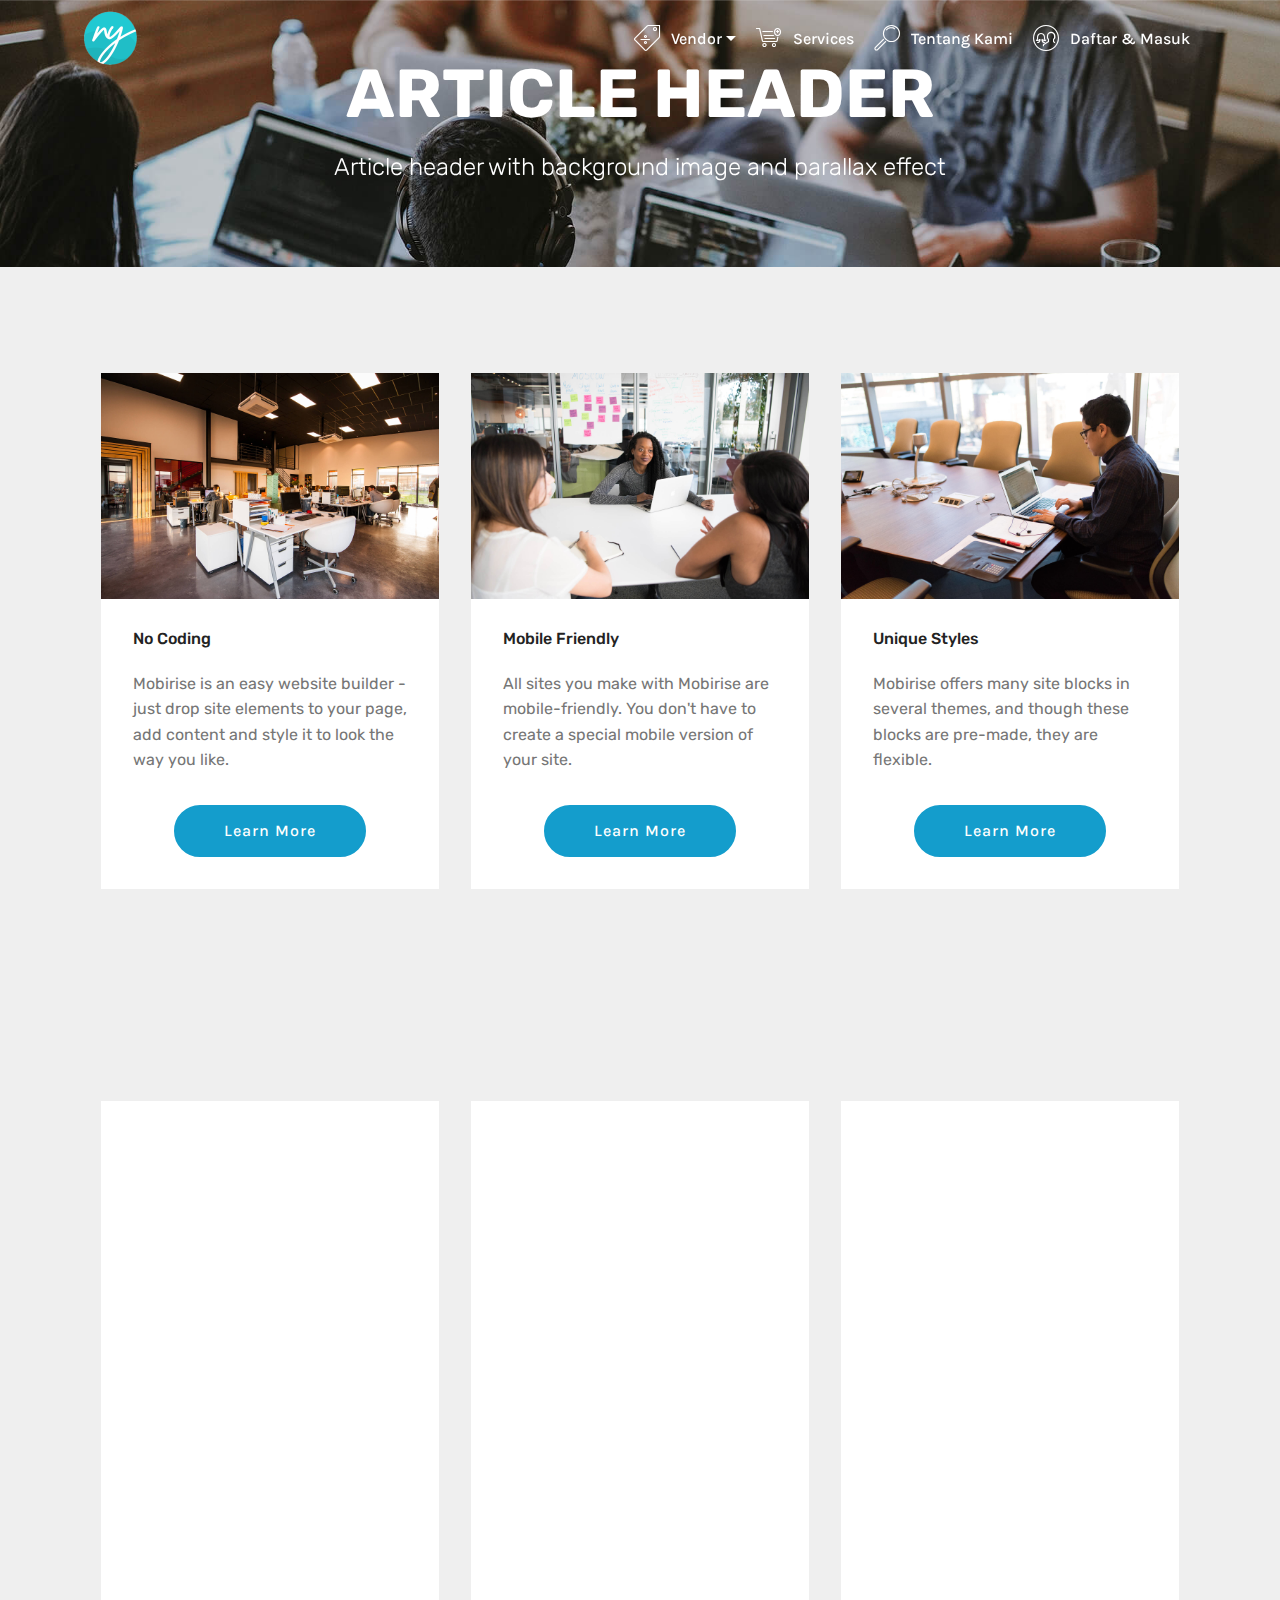
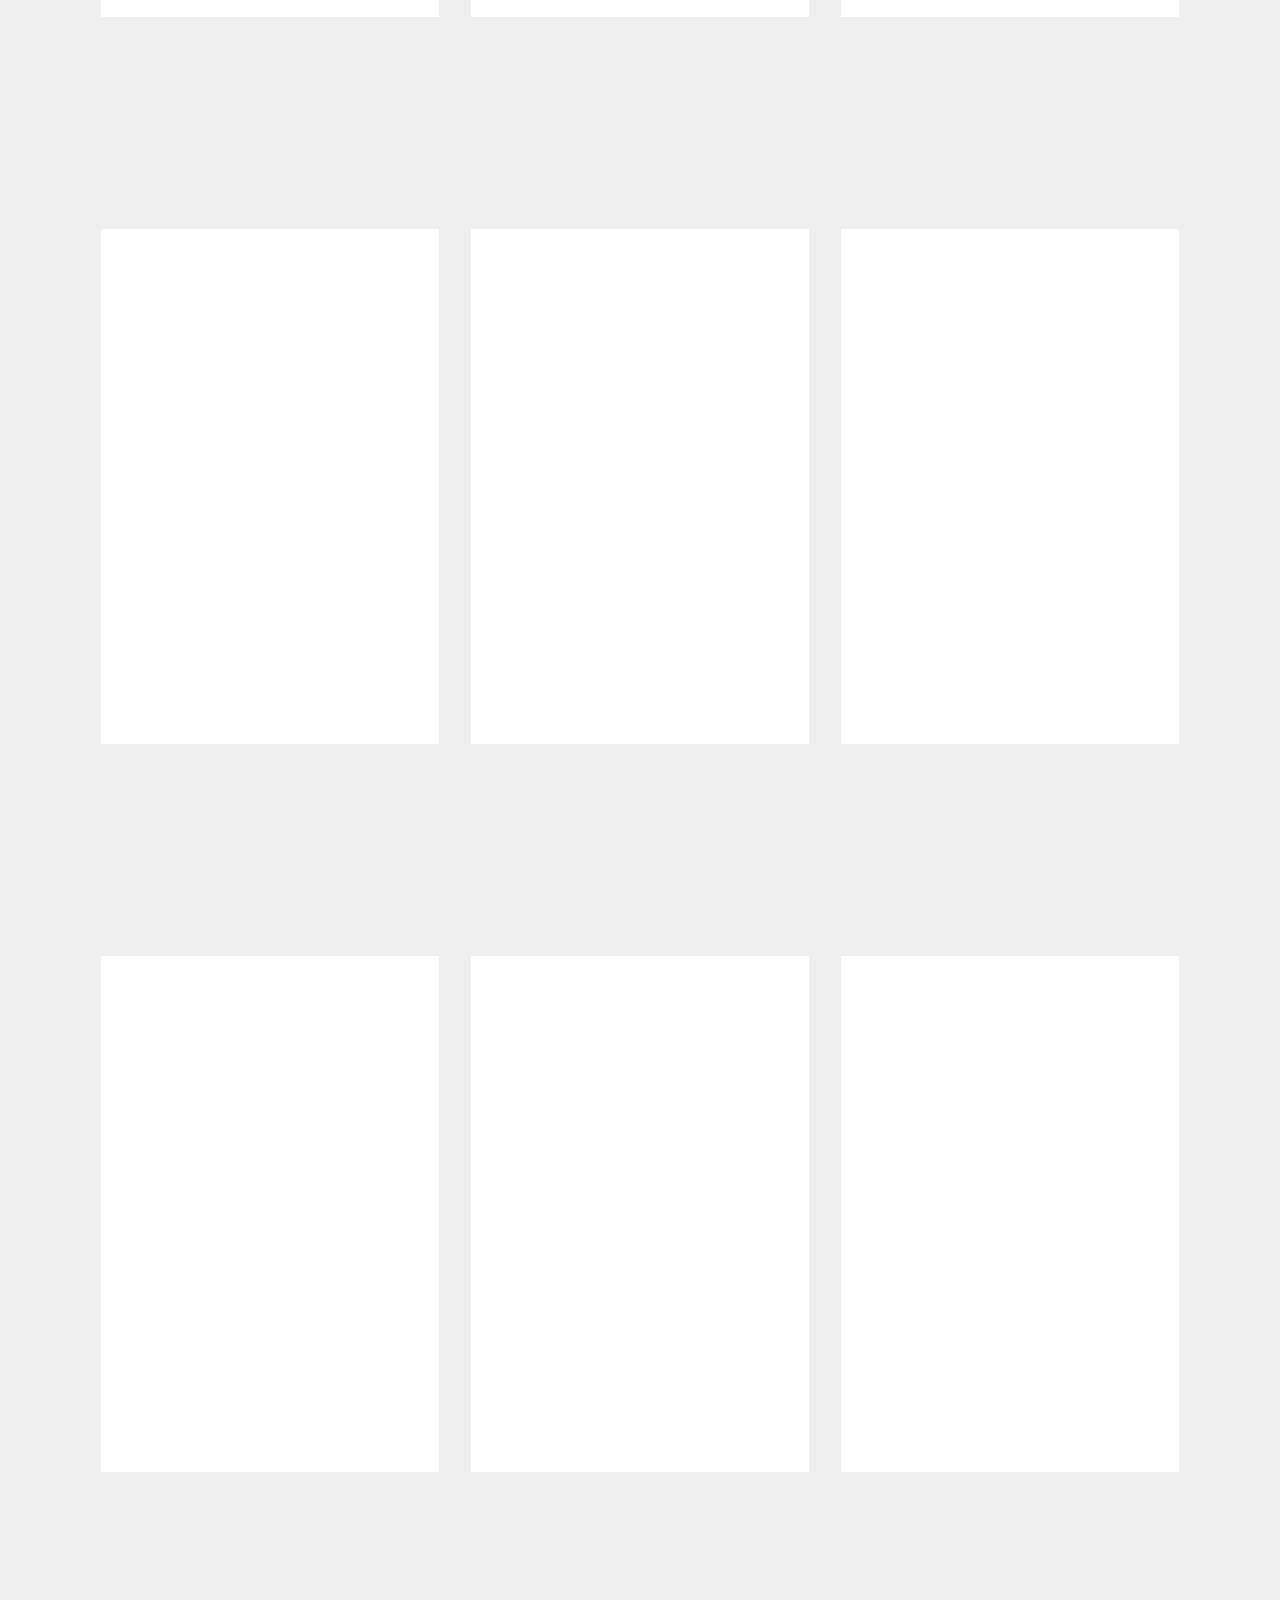
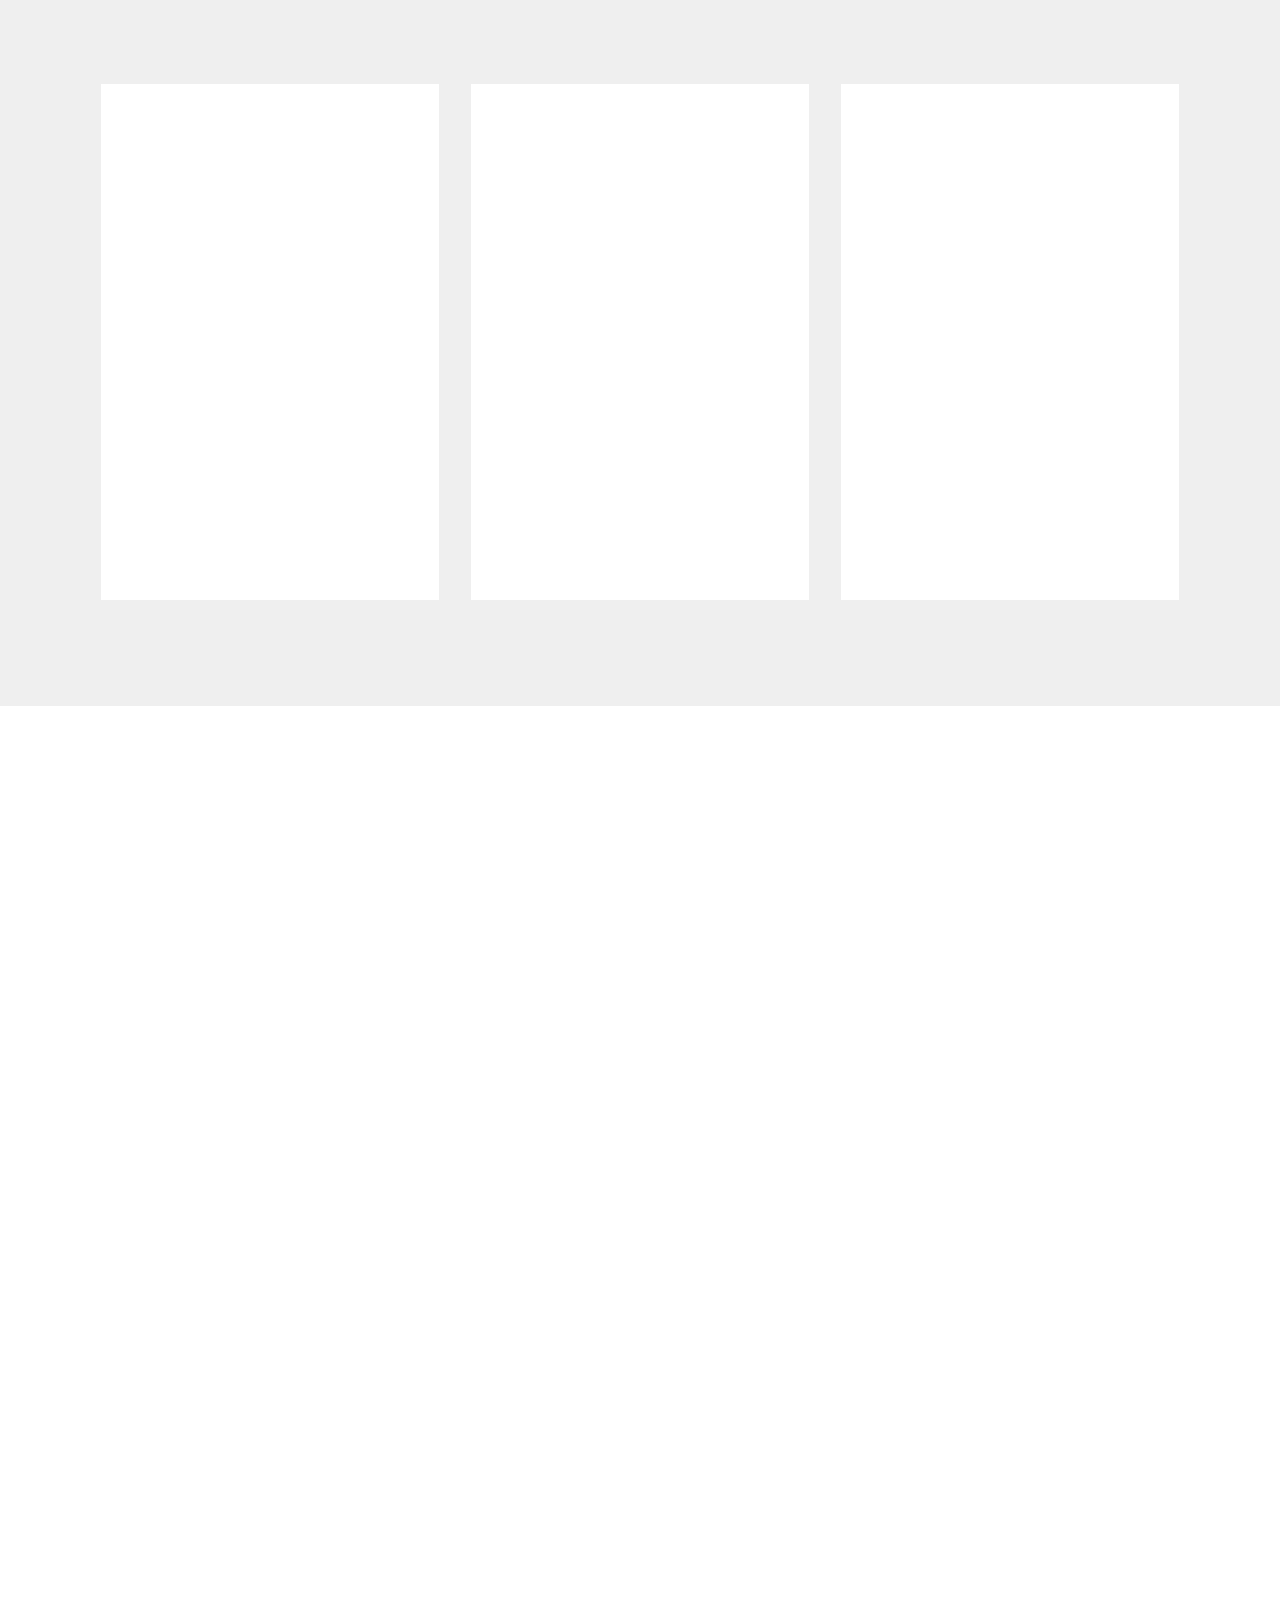
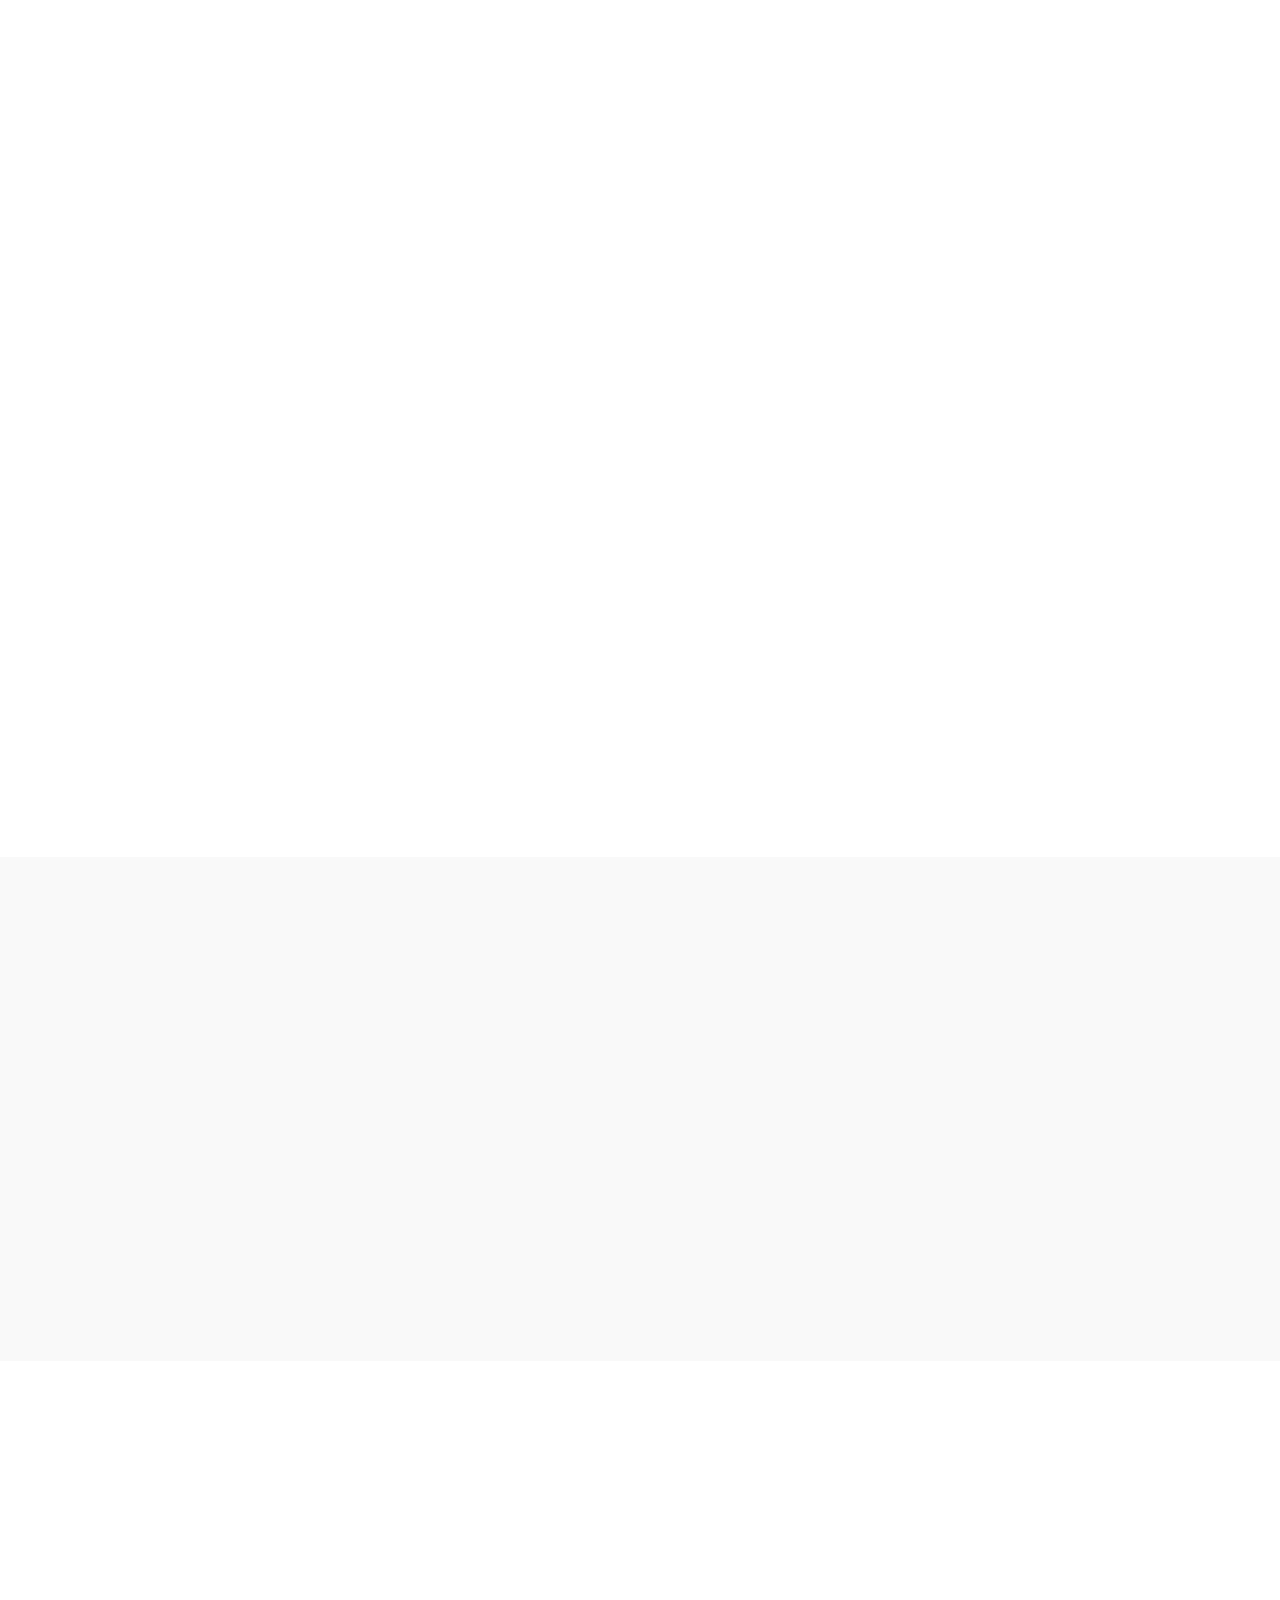
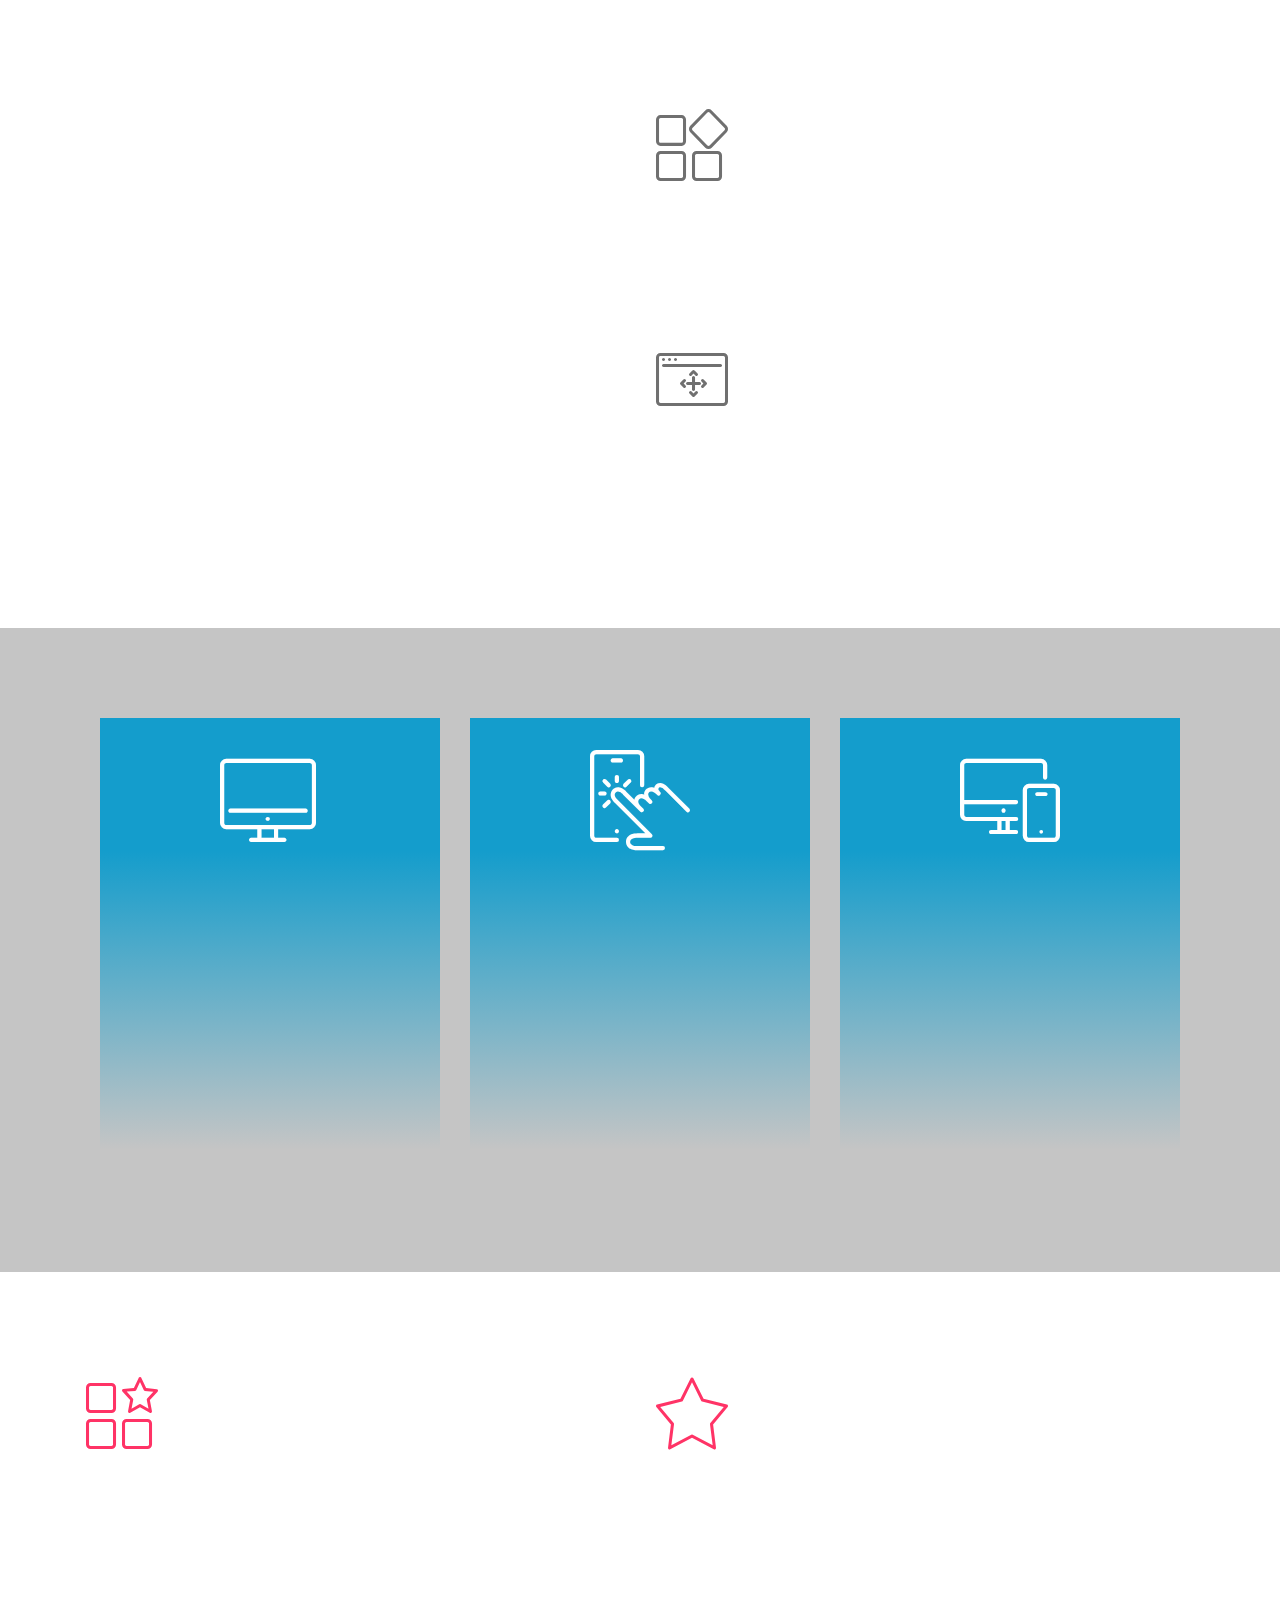
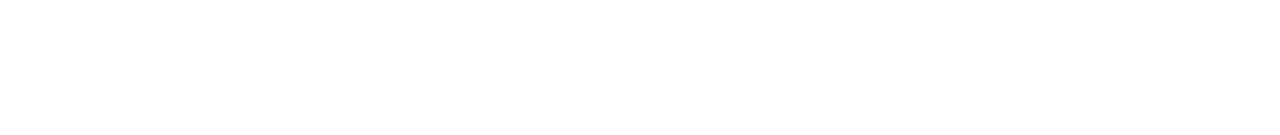
<file: page1.html>
<!DOCTYPE html>
<html >
<head>
  <!-- Site made with Mobirise Website Builder v4.9.3, https://mobirise.com -->
  <meta charset="UTF-8">
  <meta http-equiv="X-UA-Compatible" content="IE=edge">
  <meta name="generator" content="Mobirise v4.9.3, mobirise.com">
  <meta name="viewport" content="width=device-width, initial-scale=1, minimum-scale=1">
  <link rel="shortcut icon" href="assets/images/ny-logo-122x122.png" type="image/x-icon">
  <meta name="description" content="Website Builder Description">
  <title>Vendor</title>
  <link rel="stylesheet" href="assets/web/assets/mobirise-icons/mobirise-icons.css">
  <link rel="stylesheet" href="assets/tether/tether.min.css">
  <link rel="stylesheet" href="assets/bootstrap/css/bootstrap.min.css">
  <link rel="stylesheet" href="assets/bootstrap/css/bootstrap-grid.min.css">
  <link rel="stylesheet" href="assets/bootstrap/css/bootstrap-reboot.min.css">
  <link rel="stylesheet" href="assets/socicon/css/styles.css">
  <link rel="stylesheet" href="assets/animatecss/animate.min.css">
  <link rel="stylesheet" href="assets/dropdown/css/style.css">
  <link rel="stylesheet" href="assets/theme/css/style.css">
  <link rel="stylesheet" href="assets/mobirise/css/mbr-additional.css" type="text/css">
  
  
  
</head>
<body>
  <section class="menu cid-rj58EbcZ0V" once="menu" id="menu1-2p">

    

    <nav class="navbar navbar-expand beta-menu navbar-dropdown align-items-center navbar-fixed-top navbar-toggleable-sm bg-color transparent">
        <button class="navbar-toggler navbar-toggler-right" type="button" data-toggle="collapse" data-target="#navbarSupportedContent" aria-controls="navbarSupportedContent" aria-expanded="false" aria-label="Toggle navigation">
            <div class="hamburger">
                <span></span>
                <span></span>
                <span></span>
                <span></span>
            </div>
        </button>
        <div class="menu-logo">
            <div class="navbar-brand">
                <span class="navbar-logo">
                    <a href="index.html">
                         <img src="assets/images/ny-logo-122x122.png" alt="Nikahyuk" title="Nikahyuk" style="height: 3.8rem;">
                    </a>
                </span>
                
            </div>
        </div>
        <div class="collapse navbar-collapse" id="navbarSupportedContent">
            <ul class="navbar-nav nav-dropdown nav-right" data-app-modern-menu="true"><li class="nav-item dropdown"><a class="nav-link link text-white dropdown-toggle display-4" href="https://mobirise.com" data-toggle="dropdown-submenu" aria-expanded="false"><span class="mbri-sale mbr-iconfont mbr-iconfont-btn"></span>
                        Vendor</a><div class="dropdown-menu"><a class="text-white dropdown-item display-4" href="page1.html">Vendor</a><a class="text-white dropdown-item display-4" href="page2.html" target="_blank">Join Vendor</a></div></li><li class="nav-item"><a class="nav-link link text-white display-4" href="page3.html"><span class="mbri-cart-add mbr-iconfont mbr-iconfont-btn"></span>
                        
                        Services
                    </a></li><li class="nav-item">
                    <a class="nav-link link text-white display-4" href="page5.html">
                        <span class="mbri-search mbr-iconfont mbr-iconfont-btn"></span>Tentang Kami</a>
                </li><li class="nav-item"><a class="nav-link link text-white display-4" href="page4.html"><span class="mbri-users mbr-iconfont mbr-iconfont-btn"></span>Daftar &amp; Masuk</a></li></ul>
            
        </div>
    </nav>
</section>

<section class="engine"><a href="https://mobirise.info/x">free css templates</a></section><section class="mbr-section content5 cid-rj4WkNb3cj mbr-parallax-background" id="content5-1m">

    

    

    <div class="container">
        <div class="media-container-row">
            <div class="title col-12 col-md-8">
                <h2 class="align-center mbr-bold mbr-white pb-3 mbr-fonts-style display-1">
                    ARTICLE HEADER
                </h2>
                <h3 class="mbr-section-subtitle align-center mbr-light mbr-white pb-3 mbr-fonts-style display-5">
                    Article header with background image and parallax effect
                </h3>
                
                
            </div>
        </div>
    </div>
</section>

<section class="features3 cid-rj4VhjOM2z" id="features3-16">

    

    
    <div class="container">
        <div class="media-container-row">
            <div class="card p-3 col-12 col-md-6 col-lg-4">
                <div class="card-wrapper">
                    <div class="card-img">
                        <img src="assets/images/background1.jpg" alt="Mobirise">
                    </div>
                    <div class="card-box">
                        <h4 class="card-title mbr-fonts-style display-7">
                            No Coding
                        </h4>
                        <p class="mbr-text mbr-fonts-style display-7">
                            Mobirise is an easy website builder - just drop site elements to your page, add content and style it to look the way you like.
                        </p>
                    </div>
                    <div class="mbr-section-btn text-center">
                        <a href="https://mobirise.co" class="btn btn-primary display-4">
                            Learn More
                        </a>
                    </div>
                </div>
            </div>

            <div class="card p-3 col-12 col-md-6 col-lg-4">
                <div class="card-wrapper">
                    <div class="card-img">
                        <img src="assets/images/background2.jpg" alt="Mobirise">
                    </div>
                    <div class="card-box">
                        <h4 class="card-title mbr-fonts-style display-7">
                            Mobile Friendly
                        </h4>
                        <p class="mbr-text mbr-fonts-style display-7">
                            All sites you make with Mobirise are mobile-friendly. You don't have to create a special mobile version of your site.
                        </p>
                    </div>
                    <div class="mbr-section-btn text-center">
                        <a href="https://mobirise.co" class="btn btn-primary display-4">
                            Learn More
                        </a>
                    </div>
                </div>
            </div>

            <div class="card p-3 col-12 col-md-6 col-lg-4">
                <div class="card-wrapper">
                    <div class="card-img">
                        <img src="assets/images/background3.jpg" alt="Mobirise">
                    </div>
                    <div class="card-box">
                        <h4 class="card-title mbr-fonts-style display-7">
                            Unique Styles
                        </h4>
                        <p class="mbr-text mbr-fonts-style display-7">
                            Mobirise offers many site blocks in several themes, and though these blocks are pre-made, they are flexible.
                        </p>
                    </div>
                    <div class="mbr-section-btn text-center">
                        <a href="https://mobirise.co" class="btn btn-primary display-4">
                            Learn More
                        </a>
                    </div>
                </div>
            </div>

            
        </div>
    </div>
</section>

<section class="features3 cid-rj4VimNVna" id="features3-17">

    

    
    <div class="container">
        <div class="media-container-row">
            <div class="card p-3 col-12 col-md-6 col-lg-4">
                <div class="card-wrapper">
                    <div class="card-img">
                        <img src="assets/images/background1.jpg" alt="Mobirise">
                    </div>
                    <div class="card-box">
                        <h4 class="card-title mbr-fonts-style display-7">
                            No Coding
                        </h4>
                        <p class="mbr-text mbr-fonts-style display-7">
                            Mobirise is an easy website builder - just drop site elements to your page, add content and style it to look the way you like.
                        </p>
                    </div>
                    <div class="mbr-section-btn text-center">
                        <a href="https://mobirise.co" class="btn btn-primary display-4">
                            Learn More
                        </a>
                    </div>
                </div>
            </div>

            <div class="card p-3 col-12 col-md-6 col-lg-4">
                <div class="card-wrapper">
                    <div class="card-img">
                        <img src="assets/images/background2.jpg" alt="Mobirise">
                    </div>
                    <div class="card-box">
                        <h4 class="card-title mbr-fonts-style display-7">
                            Mobile Friendly
                        </h4>
                        <p class="mbr-text mbr-fonts-style display-7">
                            All sites you make with Mobirise are mobile-friendly. You don't have to create a special mobile version of your site.
                        </p>
                    </div>
                    <div class="mbr-section-btn text-center">
                        <a href="https://mobirise.co" class="btn btn-primary display-4">
                            Learn More
                        </a>
                    </div>
                </div>
            </div>

            <div class="card p-3 col-12 col-md-6 col-lg-4">
                <div class="card-wrapper">
                    <div class="card-img">
                        <img src="assets/images/background3.jpg" alt="Mobirise">
                    </div>
                    <div class="card-box">
                        <h4 class="card-title mbr-fonts-style display-7">
                            Unique Styles
                        </h4>
                        <p class="mbr-text mbr-fonts-style display-7">
                            Mobirise offers many site blocks in several themes, and though these blocks are pre-made, they are flexible.
                        </p>
                    </div>
                    <div class="mbr-section-btn text-center">
                        <a href="https://mobirise.co" class="btn btn-primary display-4">
                            Learn More
                        </a>
                    </div>
                </div>
            </div>

            
        </div>
    </div>
</section>

<section class="features3 cid-rj4ViLJr1R" id="features3-18">

    

    
    <div class="container">
        <div class="media-container-row">
            <div class="card p-3 col-12 col-md-6 col-lg-4">
                <div class="card-wrapper">
                    <div class="card-img">
                        <img src="assets/images/background1.jpg" alt="Mobirise">
                    </div>
                    <div class="card-box">
                        <h4 class="card-title mbr-fonts-style display-7">
                            No Coding
                        </h4>
                        <p class="mbr-text mbr-fonts-style display-7">
                            Mobirise is an easy website builder - just drop site elements to your page, add content and style it to look the way you like.
                        </p>
                    </div>
                    <div class="mbr-section-btn text-center">
                        <a href="https://mobirise.co" class="btn btn-primary display-4">
                            Learn More
                        </a>
                    </div>
                </div>
            </div>

            <div class="card p-3 col-12 col-md-6 col-lg-4">
                <div class="card-wrapper">
                    <div class="card-img">
                        <img src="assets/images/background2.jpg" alt="Mobirise">
                    </div>
                    <div class="card-box">
                        <h4 class="card-title mbr-fonts-style display-7">
                            Mobile Friendly
                        </h4>
                        <p class="mbr-text mbr-fonts-style display-7">
                            All sites you make with Mobirise are mobile-friendly. You don't have to create a special mobile version of your site.
                        </p>
                    </div>
                    <div class="mbr-section-btn text-center">
                        <a href="https://mobirise.co" class="btn btn-primary display-4">
                            Learn More
                        </a>
                    </div>
                </div>
            </div>

            <div class="card p-3 col-12 col-md-6 col-lg-4">
                <div class="card-wrapper">
                    <div class="card-img">
                        <img src="assets/images/background3.jpg" alt="Mobirise">
                    </div>
                    <div class="card-box">
                        <h4 class="card-title mbr-fonts-style display-7">
                            Unique Styles
                        </h4>
                        <p class="mbr-text mbr-fonts-style display-7">
                            Mobirise offers many site blocks in several themes, and though these blocks are pre-made, they are flexible.
                        </p>
                    </div>
                    <div class="mbr-section-btn text-center">
                        <a href="https://mobirise.co" class="btn btn-primary display-4">
                            Learn More
                        </a>
                    </div>
                </div>
            </div>

            
        </div>
    </div>
</section>

<section class="features3 cid-rj4Vju6RDZ" id="features3-19">

    

    
    <div class="container">
        <div class="media-container-row">
            <div class="card p-3 col-12 col-md-6 col-lg-4">
                <div class="card-wrapper">
                    <div class="card-img">
                        <img src="assets/images/background1.jpg" alt="Mobirise">
                    </div>
                    <div class="card-box">
                        <h4 class="card-title mbr-fonts-style display-7">
                            No Coding
                        </h4>
                        <p class="mbr-text mbr-fonts-style display-7">
                            Mobirise is an easy website builder - just drop site elements to your page, add content and style it to look the way you like.
                        </p>
                    </div>
                    <div class="mbr-section-btn text-center">
                        <a href="https://mobirise.co" class="btn btn-primary display-4">
                            Learn More
                        </a>
                    </div>
                </div>
            </div>

            <div class="card p-3 col-12 col-md-6 col-lg-4">
                <div class="card-wrapper">
                    <div class="card-img">
                        <img src="assets/images/background2.jpg" alt="Mobirise">
                    </div>
                    <div class="card-box">
                        <h4 class="card-title mbr-fonts-style display-7">
                            Mobile Friendly
                        </h4>
                        <p class="mbr-text mbr-fonts-style display-7">
                            All sites you make with Mobirise are mobile-friendly. You don't have to create a special mobile version of your site.
                        </p>
                    </div>
                    <div class="mbr-section-btn text-center">
                        <a href="https://mobirise.co" class="btn btn-primary display-4">
                            Learn More
                        </a>
                    </div>
                </div>
            </div>

            <div class="card p-3 col-12 col-md-6 col-lg-4">
                <div class="card-wrapper">
                    <div class="card-img">
                        <img src="assets/images/background3.jpg" alt="Mobirise">
                    </div>
                    <div class="card-box">
                        <h4 class="card-title mbr-fonts-style display-7">
                            Unique Styles
                        </h4>
                        <p class="mbr-text mbr-fonts-style display-7">
                            Mobirise offers many site blocks in several themes, and though these blocks are pre-made, they are flexible.
                        </p>
                    </div>
                    <div class="mbr-section-btn text-center">
                        <a href="https://mobirise.co" class="btn btn-primary display-4">
                            Learn More
                        </a>
                    </div>
                </div>
            </div>

            
        </div>
    </div>
</section>

<section class="features3 cid-rj4ZeSPlFr" id="features3-1q">

    

    
    <div class="container">
        <div class="media-container-row">
            <div class="card p-3 col-12 col-md-6 col-lg-4">
                <div class="card-wrapper">
                    <div class="card-img">
                        <img src="assets/images/background1.jpg" alt="Mobirise">
                    </div>
                    <div class="card-box">
                        <h4 class="card-title mbr-fonts-style display-7">
                            No Coding
                        </h4>
                        <p class="mbr-text mbr-fonts-style display-7">
                            Mobirise is an easy website builder - just drop site elements to your page, add content and style it to look the way you like.
                        </p>
                    </div>
                    <div class="mbr-section-btn text-center">
                        <a href="https://mobirise.co" class="btn btn-primary display-4">
                            Learn More
                        </a>
                    </div>
                </div>
            </div>

            <div class="card p-3 col-12 col-md-6 col-lg-4">
                <div class="card-wrapper">
                    <div class="card-img">
                        <img src="assets/images/background2.jpg" alt="Mobirise">
                    </div>
                    <div class="card-box">
                        <h4 class="card-title mbr-fonts-style display-7">
                            Mobile Friendly
                        </h4>
                        <p class="mbr-text mbr-fonts-style display-7">
                            All sites you make with Mobirise are mobile-friendly. You don't have to create a special mobile version of your site.
                        </p>
                    </div>
                    <div class="mbr-section-btn text-center">
                        <a href="https://mobirise.co" class="btn btn-primary display-4">
                            Learn More
                        </a>
                    </div>
                </div>
            </div>

            <div class="card p-3 col-12 col-md-6 col-lg-4">
                <div class="card-wrapper">
                    <div class="card-img">
                        <img src="assets/images/background3.jpg" alt="Mobirise">
                    </div>
                    <div class="card-box">
                        <h4 class="card-title mbr-fonts-style display-7">
                            Unique Styles
                        </h4>
                        <p class="mbr-text mbr-fonts-style display-7">
                            Mobirise offers many site blocks in several themes, and though these blocks are pre-made, they are flexible.
                        </p>
                    </div>
                    <div class="mbr-section-btn text-center">
                        <a href="https://mobirise.co" class="btn btn-primary display-4">
                            Learn More
                        </a>
                    </div>
                </div>
            </div>

            
        </div>
    </div>
</section>

<section class="services1 cid-rj4VoClIjW" id="services1-1c">
    <!---->
    
    <!---->
    <!--Overlay-->
    
    <!--Container-->
    <div class="container">
        <div class="row justify-content-center">
            <!--Titles-->
            <div class="title pb-5 col-12">
                <h2 class="align-left pb-3 mbr-fonts-style display-1">
                    Our Shop
                </h2>
                
            </div>
            <!--Card-1-->
            <div class="card col-12 col-md-6 col-lg-4">
                <div class="card-wrapper">
                    <div class="card-img">
                        <img src="assets/images/product1.jpg" alt="Mobirise">
                    </div>
                    <div class="card-box pb-md-5">
                        <h4 class="card-title mbr-fonts-style display-5">
                            Watch Star
                        </h4>
                        <p class="mbr-text mbr-fonts-style display-7">
                            Lorem ipsum dolor sit amet, consectetur adipisicing elit. Ab accusantium dolores doloribus
                            eligendi eum illo placeat quis repellendus sequi tempore!
                        </p>
                        <!--Btn-->
                        <div class="mbr-section-btn align-left">
                            <a href="https://mobirise.co" class="btn btn-warning-outline display-4">
                                $ 790
                            </a>
                        </div>
                    </div>
                </div>
            </div>
            <!--Card-2-->
            <div class="card col-12 col-md-6 col-lg-4">
                <div class="card-wrapper">
                    <div class="card-img">
                        <img src="assets/images/product1.jpg" alt="Mobirise">
                    </div>
                    <div class="card-box pb-md-5">
                        <h4 class="card-title mbr-fonts-style display-5">
                            Watch Special
                        </h4>
                        <p class="mbr-text mbr-fonts-style display-7">
                            Lorem ipsum dolor sit amet, consectetur adipisicing elit. Ab accusantium dolores doloribus
                            eligendi eum illo placeat quis repellendus sequi tempore!
                        </p>
                        <!--Btn-->
                        <div class="mbr-section-btn align-left">
                            <a href="https://mobirise.co" class="btn btn-warning-outline display-4">
                                $ 690
                            </a>
                        </div>
                    </div>
                </div>
            </div>
            <!--Card-3-->
            <div class="card col-12 col-md-6 col-lg-4 last-child">
                <div class="card-wrapper">
                    <div class="card-img">
                        <img src="assets/images/product1.jpg" alt="Mobirise">
                    </div>
                    <div class="card-box">
                        <h4 class="card-title mbr-fonts-style display-5">
                            Watch Srong
                        </h4>
                        <p class="mbr-text mbr-fonts-style display-7">
                            Lorem ipsum dolor sit amet, consectetur adipisicing elit. Ab accusantium dolores doloribus
                            eligendi eum illo placeat quis repellendus sequi tempore!
                        </p>
                        <!--Btn-->
                        <div class="mbr-section-btn align-left">
                            <a href="https://mobirise.co" class="btn btn-warning-outline display-4">
                                $ 990
                            </a>
                        </div>
                    </div>
                </div>
            </div>
            <!--Card-4-->
            
        </div>
    </div>
</section>

<section class="services1 cid-rj4VpbUtNH" id="services1-1d">
    <!---->
    
    <!---->
    <!--Overlay-->
    
    <!--Container-->
    <div class="container">
        <div class="row justify-content-center">
            <!--Titles-->
            <div class="title pb-5 col-12">
                <h2 class="align-left pb-3 mbr-fonts-style display-1">
                    Our Shop
                </h2>
                
            </div>
            <!--Card-1-->
            <div class="card col-12 col-md-6 col-lg-4">
                <div class="card-wrapper">
                    <div class="card-img">
                        <img src="assets/images/product1.jpg" alt="Mobirise">
                    </div>
                    <div class="card-box pb-md-5">
                        <h4 class="card-title mbr-fonts-style display-5">
                            Watch Star
                        </h4>
                        <p class="mbr-text mbr-fonts-style display-7">
                            Lorem ipsum dolor sit amet, consectetur adipisicing elit. Ab accusantium dolores doloribus
                            eligendi eum illo placeat quis repellendus sequi tempore!
                        </p>
                        <!--Btn-->
                        <div class="mbr-section-btn align-left">
                            <a href="https://mobirise.co" class="btn btn-warning-outline display-4">
                                $ 790
                            </a>
                        </div>
                    </div>
                </div>
            </div>
            <!--Card-2-->
            <div class="card col-12 col-md-6 col-lg-4">
                <div class="card-wrapper">
                    <div class="card-img">
                        <img src="assets/images/product1.jpg" alt="Mobirise">
                    </div>
                    <div class="card-box pb-md-5">
                        <h4 class="card-title mbr-fonts-style display-5">
                            Watch Special
                        </h4>
                        <p class="mbr-text mbr-fonts-style display-7">
                            Lorem ipsum dolor sit amet, consectetur adipisicing elit. Ab accusantium dolores doloribus
                            eligendi eum illo placeat quis repellendus sequi tempore!
                        </p>
                        <!--Btn-->
                        <div class="mbr-section-btn align-left">
                            <a href="https://mobirise.co" class="btn btn-warning-outline display-4">
                                $ 690
                            </a>
                        </div>
                    </div>
                </div>
            </div>
            <!--Card-3-->
            <div class="card col-12 col-md-6 col-lg-4 last-child">
                <div class="card-wrapper">
                    <div class="card-img">
                        <img src="assets/images/product1.jpg" alt="Mobirise">
                    </div>
                    <div class="card-box">
                        <h4 class="card-title mbr-fonts-style display-5">
                            Watch Srong
                        </h4>
                        <p class="mbr-text mbr-fonts-style display-7">
                            Lorem ipsum dolor sit amet, consectetur adipisicing elit. Ab accusantium dolores doloribus
                            eligendi eum illo placeat quis repellendus sequi tempore!
                        </p>
                        <!--Btn-->
                        <div class="mbr-section-btn align-left">
                            <a href="https://mobirise.co" class="btn btn-warning-outline display-4">
                                $ 990
                            </a>
                        </div>
                    </div>
                </div>
            </div>
            <!--Card-4-->
            
        </div>
    </div>
</section>

<section class="services2 cid-rj4VrtPQww" id="services2-1e">
    <!---->
    
    <!---->
    <!--Overlay-->
    
    <!--Container-->
    <div class="container">
        <div class="col-md-12">
            <div class="media-container-row">
                <div class="mbr-figure" style="width: 50%;">
                    <img src="assets/images/product1.jpg" alt="Mobirise">
                </div>
                <div class="align-left aside-content">
                    <h2 class="mbr-title pt-2 mbr-fonts-style display-2">
                        Watch Special
                    </h2>
                    <div class="mbr-section-text">
                        <p class="mbr-text text1 pt-2 mbr-light mbr-fonts-style display-7">
                            Lorem ipsum dolor sit amet, consectetur adipisicing elit. Ab accusantium dolores doloribus
                            eligendi eum illo
                        </p>
                        <p class="mbr-text text2 pt-4 mbr-light mbr-fonts-style display-2">
                            $690 <span class="cost">$890</span>
                        </p>
                    </div>
                    <!--Btn-->
                    <div class="mbr-section-btn pt-3 align-left">
                        <a href="https://mobirise.co" class="btn btn-warning-outline display-4">
                            Buy Now
                        </a>
                    </div>
                </div>
            </div>
        </div>
    </div>
</section>

<section class="features11 cid-rj4VmJ5nVp" id="features11-1b">

    

    

    <div class="container">   
        <div class="col-md-12">
            <div class="media-container-row">
                <div class="mbr-figure m-auto" style="width: 50%;">
                    <img src="assets/images/background9.jpg" alt="Mobirise" title="">
                </div>
                <div class=" align-left aside-content">
                    <h2 class="mbr-title pt-2 mbr-fonts-style display-2">
                        Image with content
                    </h2>
                    <div class="mbr-section-text">
                        <p class="mbr-text mb-5 pt-3 mbr-light mbr-fonts-style display-5">
                        Click any text or icon to edit or style it. Use the block parameters to hide/show text or icons and change media size or position.
                        </p>
                    </div>

                    <div class="block-content">
                        <div class="card p-3 pr-3">
                            <div class="media">
                                <div class=" align-self-center card-img pb-3">
                                    <span class="mbri-extension mbr-iconfont"></span>
                                </div>     
                                <div class="media-body">
                                    <h4 class="card-title mbr-fonts-style display-7">
                                        Over 400 Amazing Blocks
                                    </h4>
                                </div>
                            </div>                

                            <div class="card-box">
                                <p class="block-text mbr-fonts-style display-7">
                                   Mobirise offers several themes that include sliders, galleries, article blocks, counters, accordions, video, animated text, live filtered tables, shop, contact forms, lightbox, testimonials, timelines, google map, progress bars and more. 
                                </p>
                            </div>
                        </div>

                        <div class="card p-3 pr-3">
                            <div class="media">
                                <div class="align-self-center card-img pb-3">
                                    <span class="mbri-drag-n-drop2 mbr-iconfont"></span>
                                </div>     
                                <div class="media-body">
                                    <h4 class="card-title mbr-fonts-style display-7">
                                        Easy and Simple to Use
                                    </h4>
                                </div>
                            </div>                

                            <div class="card-box">
                                <p class="block-text mbr-fonts-style display-7">
                                    Cut down the development time with drag-and-drop website builder. Drop the blocks into the page, edit content inline and publish - no technical skills required.
                                </p>
                            </div>
                        </div>
                    </div>
                </div>
            </div>
        </div> 
    </div>          
</section>

<section class="features8 cid-rj4ZjrbGaZ mbr-parallax-background" id="features8-1r">

    

    <div class="mbr-overlay" style="opacity: 0.2; background-color: rgb(35, 35, 35);">
    </div>

    <div class="container">
        <div class="media-container-row">

            <div class="card  col-12 col-md-6 col-lg-4">
                <div class="card-img">
                    <span class="mbri-desktop mbr-iconfont"></span>
                </div>
                <div class="card-box align-center">
                    <h4 class="card-title mbr-fonts-style display-7">
                        Unlimited Sites
                    </h4>
                    <p class="mbr-text mbr-fonts-style display-7">
                       Mobirise gives you the freedom to develop as many websites as you like given the fact that it is a desktop app.
                    </p>
                    <div class="mbr-section-btn text-center">
                        <a href="https://mobirise.co" class="btn btn-secondary display-4">
                            More
                        </a>
                    </div>
                </div>
            </div>

            <div class="card  col-12 col-md-6 col-lg-4">
                <div class="card-img">
                    <span class="mbri-touch mbr-iconfont"></span>
                </div>
                <div class="card-box align-center">
                    <h4 class="card-title mbr-fonts-style display-7">
                        Mobile Friendly
                    </h4>
                    <p class="mbr-text mbr-fonts-style display-7">
                       All sites you make with Mobirise are mobile-friendly. You don't have to create a special mobile version of your site.
                    </p>
                    <div class="mbr-section-btn text-center">
                        <a href="https://mobirise.co" class="btn btn-secondary display-4">
                            More
                        </a>
                    </div>
                </div>
            </div>

            <div class="card  col-12 col-md-6 col-lg-4">
                <div class="card-img">
                    <span class="mbri-responsive mbr-iconfont"></span>
                </div>
                <div class="card-box align-center">
                    <h4 class="card-title mbr-fonts-style display-7">
                        Unique Styles
                    </h4>
                    <p class="mbr-text mbr-fonts-style display-7">
                       Mobirise offers many site blocks in several themes, and though these blocks are pre-made, they are flexible.
                    </p>
                    <div class="mbr-section-btn text-center">
                        <a href="https://mobirise.co" class="btn btn-secondary display-4">
                            More
                        </a>
                    </div>
                </div>
            </div>

            
        </div>
    </div>
</section>

<section class="features9 cid-rj4Vl7yYqZ" id="features9-1a">

    

    
    <div class="container">
        <div class="row justify-content-center">
            <div class="card p-3 col-12 col-md-6">
                <div class="media-container-row">
                    <div class="card-img pr-2">
                        <span class="mbri-features mbr-iconfont"></span>
                    </div>
                    <div class="card-box">
                        <h4 class="card-title py-3 mbr-fonts-style display-7">
                            No Coding
                        </h4>
                        <p class="mbr-text mbr-fonts-style display-7">
                           Mobirise is an easy website builder - just drop site elements to your page, add content and style it to look the way you like.
                        </p>
                    </div>
                </div>
            </div>

            <div class="card p-3 col-12 col-md-6">
                <div class="media-container-row">
                    <div class="card-img pr-2">
                        <span class="mbri-star mbr-iconfont"></span>
                    </div>
                    <div class="card-box">
                        <h4 class="card-title py-3 mbr-fonts-style display-7">
                            Mobile Friendly
                        </h4>
                        <p class="mbr-text mbr-fonts-style display-7">
                           All sites you make with Mobirise are mobile-friendly. You don't have to create a special mobile version of your site.
                        </p>
                    </div>
                </div>
            </div>

            

            
        </div>
    </div>
</section>

<section once="" class="cid-rj4W0CAYvs mbr-reveal" id="footer7-1i">

    

    

    <div class="container">
        <div class="media-container-row align-center mbr-white">
            
            <div class="row social-row">
                <div class="social-list align-right pb-2">
                    
                    
                    
                    
                    
                    
                <div class="soc-item">
                        <a href="https://twitter.com/mobirise" target="_blank">
                            <span class="socicon-twitter socicon mbr-iconfont mbr-iconfont-social"></span>
                        </a>
                    </div><div class="soc-item">
                        <a href="https://instagram.com//nikahyukofficial" target="_blank">
                            <span class="mbr-iconfont mbr-iconfont-social socicon-instagram socicon"></span>
                        </a>
                    </div><div class="soc-item">
                        <a href="https://twitter.com/mobirise" target="_blank">
                            <span class="mbr-iconfont mbr-iconfont-social socicon-facebook socicon"></span>
                        </a>
                    </div><div class="soc-item">
                        <a href="mailto:admin@nikahyuk.com">
                            <span class="mbr-iconfont mbr-iconfont-social socicon-mail socicon"></span>
                        </a>
                    </div></div>
            </div>
            <div class="row row-copirayt">
                <p class="mbr-text mb-0 mbr-fonts-style mbr-white align-center display-7">
                    © Copyright 2019 | Nikahyuk</p>
            </div>
        </div>
    </div>
</section>


  <script src="assets/web/assets/jquery/jquery.min.js"></script>
  <script src="assets/popper/popper.min.js"></script>
  <script src="assets/tether/tether.min.js"></script>
  <script src="assets/bootstrap/js/bootstrap.min.js"></script>
  <script src="assets/smoothscroll/smooth-scroll.js"></script>
  <script src="assets/touchswipe/jquery.touch-swipe.min.js"></script>
  <script src="assets/viewportchecker/jquery.viewportchecker.js"></script>
  <script src="assets/parallax/jarallax.min.js"></script>
  <script src="assets/dropdown/js/script.min.js"></script>
  <script src="assets/theme/js/script.js"></script>
  
  
  <input name="animation" type="hidden">
  </body>
</html>
</file>
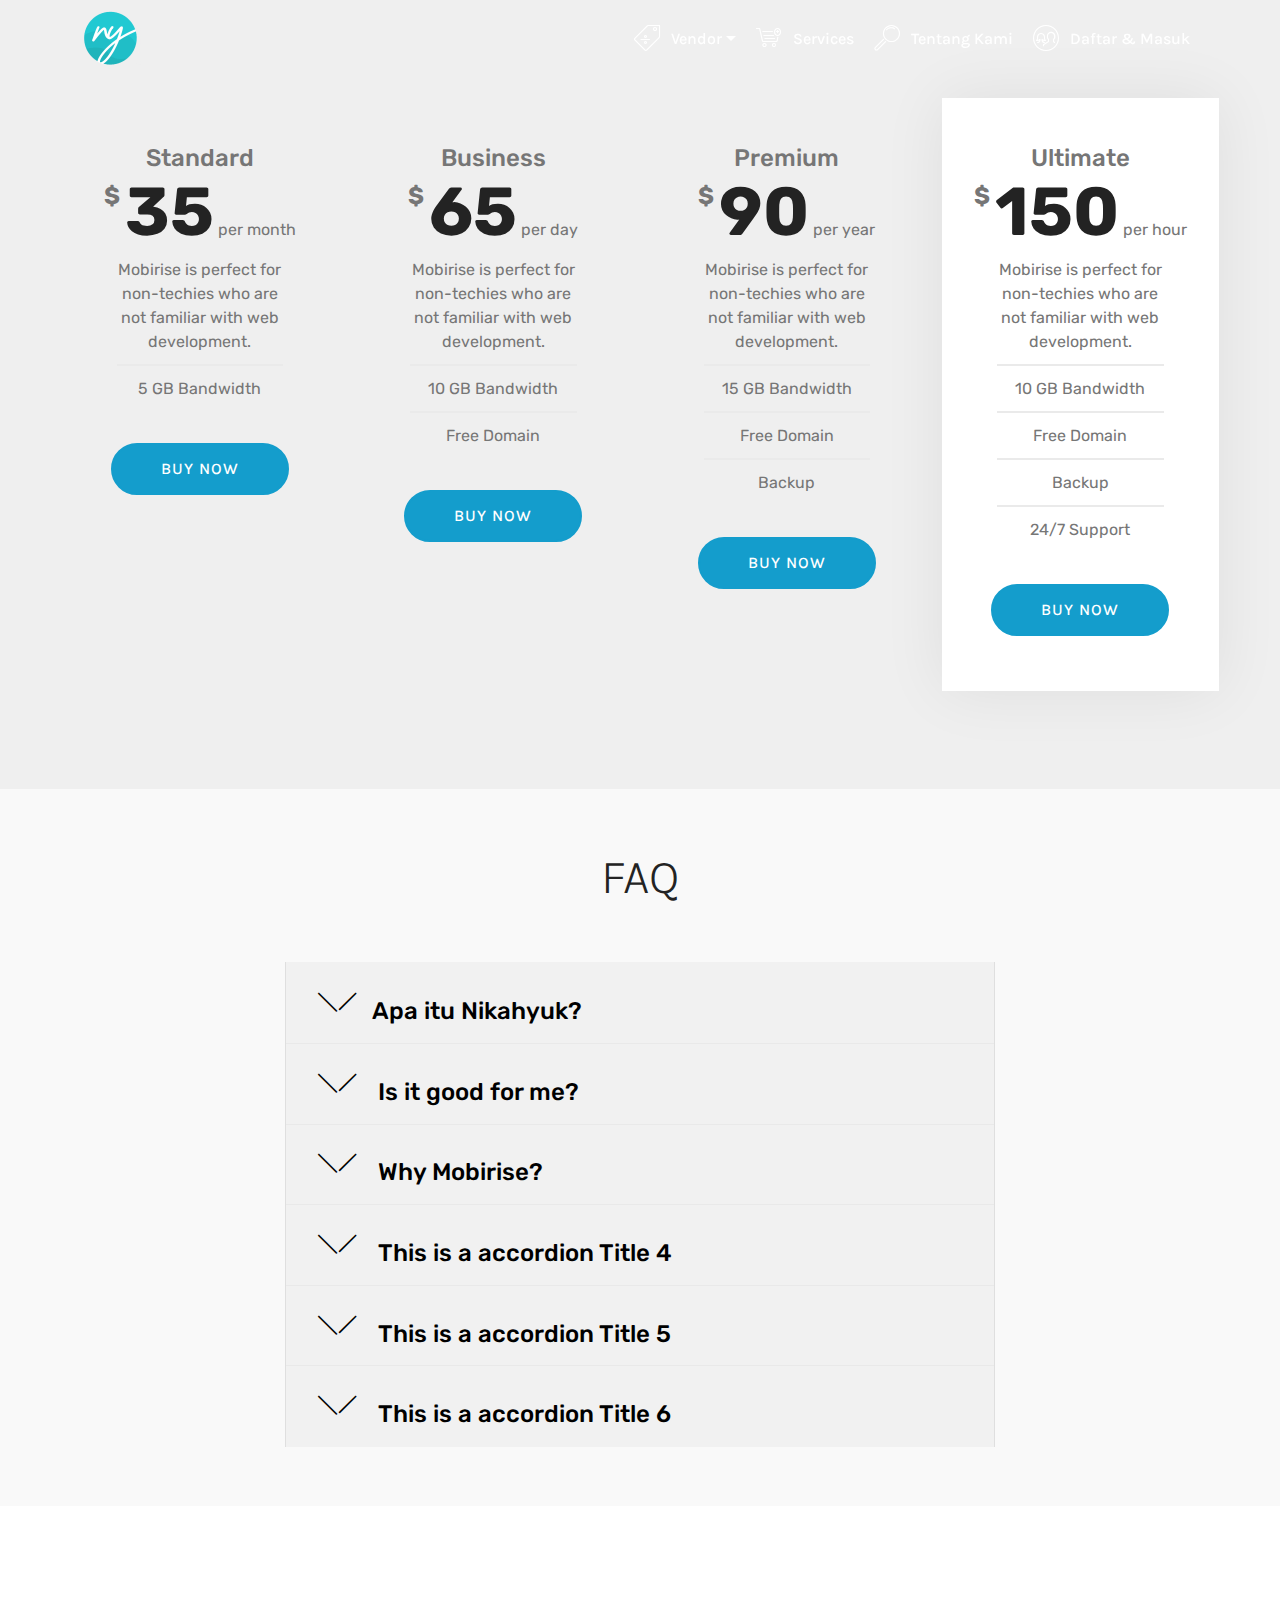
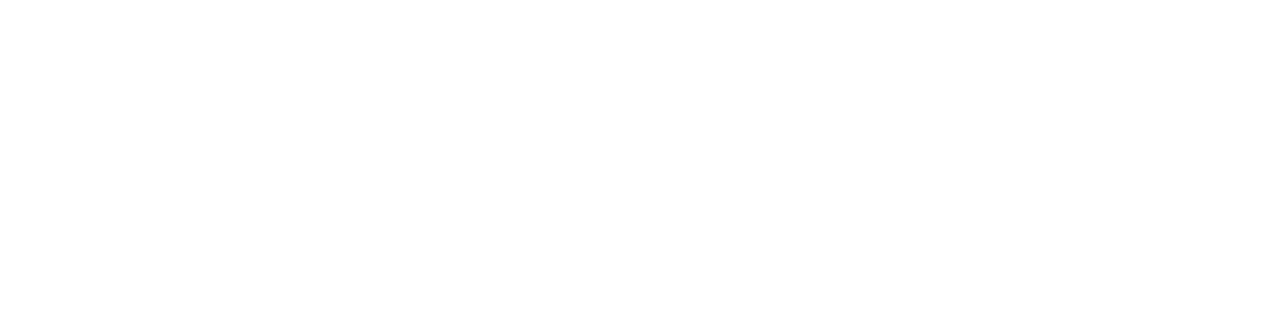
<file: page2.html>
<!DOCTYPE html>
<html >
<head>
  <!-- Site made with Mobirise Website Builder v4.9.3, https://mobirise.com -->
  <meta charset="UTF-8">
  <meta http-equiv="X-UA-Compatible" content="IE=edge">
  <meta name="generator" content="Mobirise v4.9.3, mobirise.com">
  <meta name="viewport" content="width=device-width, initial-scale=1, minimum-scale=1">
  <link rel="shortcut icon" href="assets/images/ny-logo-122x122.png" type="image/x-icon">
  <meta name="description" content="Website Maker Description">
  <title>Join Vendor</title>
  <link rel="stylesheet" href="assets/web/assets/mobirise-icons/mobirise-icons.css">
  <link rel="stylesheet" href="assets/tether/tether.min.css">
  <link rel="stylesheet" href="assets/bootstrap/css/bootstrap.min.css">
  <link rel="stylesheet" href="assets/bootstrap/css/bootstrap-grid.min.css">
  <link rel="stylesheet" href="assets/bootstrap/css/bootstrap-reboot.min.css">
  <link rel="stylesheet" href="assets/socicon/css/styles.css">
  <link rel="stylesheet" href="assets/animatecss/animate.min.css">
  <link rel="stylesheet" href="assets/dropdown/css/style.css">
  <link rel="stylesheet" href="assets/theme/css/style.css">
  <link rel="stylesheet" href="assets/mobirise/css/mbr-additional.css" type="text/css">
  
  
  
</head>
<body>
  <section class="menu cid-rj58AYE43R" once="menu" id="menu1-2o">

    

    <nav class="navbar navbar-expand beta-menu navbar-dropdown align-items-center navbar-fixed-top navbar-toggleable-sm bg-color transparent">
        <button class="navbar-toggler navbar-toggler-right" type="button" data-toggle="collapse" data-target="#navbarSupportedContent" aria-controls="navbarSupportedContent" aria-expanded="false" aria-label="Toggle navigation">
            <div class="hamburger">
                <span></span>
                <span></span>
                <span></span>
                <span></span>
            </div>
        </button>
        <div class="menu-logo">
            <div class="navbar-brand">
                <span class="navbar-logo">
                    <a href="index.html">
                         <img src="assets/images/ny-logo-122x122.png" alt="Nikahyuk" title="Nikahyuk" style="height: 3.8rem;">
                    </a>
                </span>
                
            </div>
        </div>
        <div class="collapse navbar-collapse" id="navbarSupportedContent">
            <ul class="navbar-nav nav-dropdown nav-right" data-app-modern-menu="true"><li class="nav-item dropdown"><a class="nav-link link text-white dropdown-toggle display-4" href="https://mobirise.com" data-toggle="dropdown-submenu" aria-expanded="false"><span class="mbri-sale mbr-iconfont mbr-iconfont-btn"></span>
                        Vendor</a><div class="dropdown-menu"><a class="text-white dropdown-item display-4" href="page1.html">Vendor</a><a class="text-white dropdown-item display-4" href="page2.html" target="_blank">Join Vendor</a></div></li><li class="nav-item"><a class="nav-link link text-white display-4" href="page3.html"><span class="mbri-cart-add mbr-iconfont mbr-iconfont-btn"></span>
                        
                        Services
                    </a></li><li class="nav-item">
                    <a class="nav-link link text-white display-4" href="page5.html">
                        <span class="mbri-search mbr-iconfont mbr-iconfont-btn"></span>Tentang Kami</a>
                </li><li class="nav-item"><a class="nav-link link text-white display-4" href="page4.html"><span class="mbri-users mbr-iconfont mbr-iconfont-btn"></span>Daftar &amp; Masuk</a></li></ul>
            
        </div>
    </nav>
</section>

<section class="engine"><a href="https://mobirise.info/l">free website templates</a></section><section class="pricing-table2 cid-rj4ZB3walF" id="pricing-tables2-1s">

    

    

    <div class="container">
        <div class="media-container-row">

            <div class="plan col-12 mx-2 my-2 justify-content-center col-lg-3">
                <div class="plan-header text-center pt-5">
                    <h3 class="plan-title mbr-fonts-style display-5">
                        Standard
                    </h3>
                    <div class="plan-price">
                        <span class="price-value mbr-fonts-style display-5">
                            $
                        </span>
                        <span class="price-figure mbr-fonts-style display-1">
                            35</span>
                        <small class="price-term mbr-fonts-style display-7">
                            per month
                        </small>
                    </div>
                </div>
                <div class="plan-body">
                    <div class="plan-list align-center">
                        <ul class="list-group list-group-flush mbr-fonts-style display-7">
                            <li class="list-group-item">
                                Mobirise is perfect for non-techies who are not familiar with web development.
                            </li>
                            <li class="list-group-item">
                                5 GB Bandwidth
                            </li>
                        </ul>
                    </div>
                    <div class="mbr-section-btn text-center py-4 pb-5"><a href="page6.html" class="btn btn-primary display-4">BUY NOW</a></div>
                </div>
            </div>

            <div class="plan col-12 mx-2 my-2 justify-content-center col-lg-3">
                <div class="plan-header text-center pt-5">
                    <h3 class="plan-title mbr-fonts-style display-5">
                        Business
                    </h3>
                    <div class="plan-price">
                        <span class="price-value mbr-fonts-style display-5">
                            $
                        </span>
                        <span class="price-figure mbr-fonts-style display-1">
                            65</span>
                        <small class="price-term mbr-fonts-style display-7">
                            per day
                        </small>
                    </div>
                </div>
                <div class="plan-body">
                    <div class="plan-list align-center">
                        <ul class="list-group list-group-flush mbr-fonts-style display-7">
                            <li class="list-group-item">
                                Mobirise is perfect for non-techies who are not familiar with web development.
                            </li>
                            <li class="list-group-item">
                                10 GB Bandwidth
                            </li>
                            <li class="list-group-item">
                                Free Domain
                            </li>
                        </ul>
                    </div>
                    <div class="mbr-section-btn text-center py-4 pb-5"><a href="page4.html" class="btn btn-primary display-4">BUY NOW</a></div>
                </div>
            </div>

            <div class="plan col-12 mx-2 my-2 justify-content-center col-lg-3">
                <div class="plan-header text-center pt-5">
                    <h3 class="plan-title mbr-fonts-style display-5">
                        Premium
                    </h3>
                    <div class="plan-price">
                        <span class="price-value mbr-fonts-style display-5">
                            $
                        </span>
                        <span class="price-figure mbr-fonts-style display-1">
                            90</span>
                        <small class="price-term mbr-fonts-style display-7">
                            per year
                        </small>
                    </div>
                </div>
                <div class="plan-body">
                    <div class="plan-list align-center">
                        <ul class="list-group list-group-flush mbr-fonts-style display-7">
                            <li class="list-group-item">
                                Mobirise is perfect for non-techies who are not familiar with web development.
                            </li>
                            <li class="list-group-item">
                                15 GB Bandwidth
                            </li>
                            <li class="list-group-item">
                                Free Domain
                            </li>
                            <li class="list-group-item">
                                Backup
                            </li>
                        </ul>
                    </div>
                    <div class="mbr-section-btn text-center py-4 pb-5"><a href="page6.html" class="btn btn-primary display-4">BUY NOW</a></div>
                </div>
            </div>

            <div class="plan col-12 mx-2 my-2 justify-content-center favorite col-lg-3">
                <div class="plan-header text-center pt-5">
                    <h3 class="plan-title mbr-fonts-style display-5">
                        Ultimate
                    </h3>
                    <div class="plan-price">
                        <span class="price-value mbr-fonts-style display-5">
                            $
                        </span>
                        <span class="price-figure mbr-fonts-style display-1">
                            150</span>
                        <small class="price-term mbr-fonts-style display-7">
                            per hour
                        </small>
                    </div>
                </div>
                <div class="plan-body">
                    <div class="plan-list align-center">
                        <ul class="list-group list-group-flush mbr-fonts-style display-7">
                            <li class="list-group-item">
                                Mobirise is perfect for non-techies who are not familiar with web development.
                            </li>
                            <li class="list-group-item">
                                10 GB Bandwidth
                            </li>
                            <li class="list-group-item">
                                Free Domain
                            </li>
                            <li class="list-group-item">
                                Backup
                            </li>
                            <li class="list-group-item">
                                24/7 Support
                            </li>
                        </ul>
                    </div>
                    <div class="mbr-section-btn text-center py-4 pb-5"><a href="page6.html" class="btn btn-primary display-4">BUY NOW</a></div>
                </div>
            </div>

        </div>
    </div>
</section>

<section class="accordion1 cid-rj50Lge7jT" id="accordion1-21">

    

    
    <div class="container">
        <div class="media-container-row">
            <div class="col-12 col-md-8">
                <div class="section-head text-center space30">
                    <h2 class="mbr-section-title pb-5 mbr-fonts-style display-2">FAQ
                    </h2>
                </div>
                <div class="clearfix"></div>
                <div id="bootstrap-accordion_71" class="panel-group accordionStyles accordion" role="tablist" aria-multiselectable="true">
                    <div class="card">
                        <div class="card-header" role="tab" id="headingOne">
                            <a role="button" class="panel-title collapsed text-black" data-toggle="collapse" data-core="" href="#collapse1_71" aria-expanded="false" aria-controls="collapse1">
                                <h4 class="mbr-fonts-style display-5">
                                    <span class="sign mbr-iconfont mbri-arrow-down inactive"></span>Apa itu Nikahyuk?</h4>
                            </a>
                        </div>
                        <div id="collapse1_71" class="panel-collapse noScroll collapse " role="tabpanel" aria-labelledby="headingOne" data-parent="#bootstrap-accordion_71">
                            <div class="panel-body p-4">
                                <p class="mbr-fonts-style panel-text display-7">
                                   Mobirise is an offline app for Window and Mac to easily create small/medium websites, landing pages, online resumes and portfolios, promo sites for apps, events, services and products.</p>
                            </div>
                        </div>
                    </div>
                    <div class="card">
                        <div class="card-header" role="tab" id="headingTwo">
                            <a role="button" class="collapsed panel-title text-black" data-toggle="collapse" data-core="" href="#collapse2_71" aria-expanded="false" aria-controls="collapse2">
                                <h4 class="mbr-fonts-style display-5">
                                    <span class="sign mbr-iconfont mbri-arrow-down inactive"></span> Is it good for me?
                               </h4>
                            </a>
                            
                        </div>
                        <div id="collapse2_71" class="panel-collapse noScroll collapse" role="tabpanel" aria-labelledby="headingTwo" data-parent="#bootstrap-accordion_71">
                            <div class="panel-body p-4">
                                <p class="mbr-fonts-style panel-text display-7">
                                   Mobirise is perfect for non-techies who are not familiar with the intricacies of web development and for designers who prefer to work as visually as possible, without fighting with code. Also great for pro-coders for fast prototyping and small customers' projects.</p>
                            </div>
                        </div>
                    </div>
                    <div class="card">
                        <div class="card-header" role="tab" id="headingThree">
                            <a role="button" class="collapsed text-black panel-title" data-toggle="collapse" data-core="" href="#collapse3_71" aria-expanded="false" aria-controls="collapse3">
                                <h4 class="mbr-fonts-style display-5">
                                    <span class="sign mbr-iconfont mbri-arrow-down inactive"></span> Why Mobirise?
                                </h4>
                            </a>
                        </div>
                        <div id="collapse3_71" class="panel-collapse noScroll collapse" role="tabpanel" aria-labelledby="headingThree" data-parent="#bootstrap-accordion_71">
                            <div class="panel-body p-4">
                                <p class="mbr-fonts-style panel-text display-7">
                                   Key differences from traditional builders:<br>* Minimalistic, extremely <strong>easy-to-use</strong> interface<br>* <strong>Mobile</strong>-friendliness, latest website blocks and techniques "out-the-box"<br>* <strong>Free</strong> for commercial and non-profit use</p>
                            </div>
                        </div>
                    </div>
                    <div class="card">
                        <div class="card-header" role="tab" id="headingFour">
                            <a role="button" class="collapsed panel-title text-black" data-toggle="collapse" data-core="" href="#collapse4_71" aria-expanded="false" aria-controls="collapse4">
                                <h4 class="mbr-fonts-style display-5">
                                    <span class="sign mbr-iconfont mbri-arrow-down inactive"></span> This is a accordion Title 4
                                </h4>
                            </a> 
                        </div>
                        <div id="collapse4_71" class="panel-collapse noScroll collapse" role="tabpanel" aria-labelledby="headingFour" data-parent="#bootstrap-accordion_71">
                            <div class="panel-body p-4">
                                <p class="mbr-fonts-style panel-text display-7">
                                   Lorem ipsum dolor sit amet, consectetur adipiscing elit. Curabitur in nulla ut magna vehicula libero luctus in ipsum consequat faucibus. Ut porta nulla ac dapibus convallis. Curabitur sit amet massa quam. In ut ex auctor, porta neque quis, sagittis purus. Nunc auctor gravida magna, sed efficitur tortor tristique quis.</p>
                            </div>
                        </div>
                    </div>
                    <div class="card">
                        <div class="card-header" role="tab" id="headingFive">
                            <a role="button" class="collapsed panel-title text-black" data-toggle="collapse" data-core="" href="#collapse5_71" aria-expanded="false" aria-controls="collapse5">
                                <h4 class="mbr-fonts-style display-5">
                                    <span class="sign mbr-iconfont mbri-arrow-down inactive"></span> This is a accordion Title 5
                                </h4>
                            </a>
                        </div>
                        <div id="collapse5_71" class="panel-collapse noScroll collapse" role="tabpanel" aria-labelledby="headingFive" data-parent="#bootstrap-accordion_71">
                            <div class="panel-body p-4">
                                <p class="mbr-fonts-style panel-text display-7">
                                   Lorem ipsum dolor sit amet, consectetur adipiscing elit. Curabitur in nulla ut magna vehicula libero luctus in ipsum consequat faucibus. Ut porta nulla ac dapibus convallis. Curabitur sit amet massa quam. In ut ex auctor, porta neque quis, sagittis purus. Nunc auctor gravida magna, sed efficitur tortor tristique quis.</p>
                            </div>
                        </div>
                    </div>
                    <div class="card">
                        <div class="card-header" role="tab" id="headingSix">
                            <a role="button" class="collapsed panel-title text-black" data-toggle="collapse" data-core="" href="#collapse6_71" aria-expanded="false" aria-controls="collapse6">
                                <h4 class="mbr-fonts-style display-5">
                                    <span class="sign mbr-iconfont mbri-arrow-down inactive"></span> This is a accordion Title 6
                                </h4>
                            </a>
                        </div>
                        <div id="collapse6_71" class="panel-collapse noScroll collapse" role="tabpanel" aria-labelledby="headingSix" data-parent="#bootstrap-accordion_71">
                            <div class="panel-body p-4">
                                <p class="mbr-fonts-style panel-text display-7">
                                   Lorem ipsum dolor sit amet, consectetur adipiscing elit. Curabitur in nulla ut magna vehicula libero luctus in ipsum consequat faucibus. Ut porta nulla ac dapibus convallis. Curabitur sit amet massa quam. In ut ex auctor, porta neque quis, sagittis purus. Nunc auctor gravida magna, sed efficitur tortor tristique quis.</p>
                            </div>
                        </div>
                    </div>
                </div>
            </div>
        </div>
    </div>
</section>

<section class="mbr-section info1 cid-rj50W11TIB" id="info1-22">

    

    
    <div class="container">
        <div class="row justify-content-center content-row">
            <div class="media-container-column title col-12 col-lg-7 col-md-6">
                <h3 class="mbr-section-subtitle align-left mbr-light pb-3 mbr-fonts-style display-5">
                    Create awesome mobile-friendly websites
                </h3>
                <h2 class="align-left mbr-bold mbr-fonts-style display-2">
                    PRE MADE BLOCKS
                </h2>
            </div>
            <div class="media-container-column col-12 col-lg-3 col-md-4">
                <div class="mbr-section-btn align-right py-4"><a class="btn btn-primary-outline display-4" href="https://mobirise.co">SEE LEARN MORE</a></div>
            </div>
        </div>
    </div>
</section>

<section once="" class="cid-rj4ZYF7iEX mbr-reveal" id="footer7-1t">

    

    

    <div class="container">
        <div class="media-container-row align-center mbr-white">
            
            <div class="row social-row">
                <div class="social-list align-right pb-2">
                    
                    
                    
                    
                    
                    
                <div class="soc-item">
                        <a href="https://twitter.com/mobirise" target="_blank">
                            <span class="socicon-twitter socicon mbr-iconfont mbr-iconfont-social"></span>
                        </a>
                    </div><div class="soc-item">
                        <a href="https://instagram.com//nikahyukofficial" target="_blank">
                            <span class="mbr-iconfont mbr-iconfont-social socicon-instagram socicon"></span>
                        </a>
                    </div><div class="soc-item">
                        <a href="https://twitter.com/mobirise" target="_blank">
                            <span class="mbr-iconfont mbr-iconfont-social socicon-facebook socicon"></span>
                        </a>
                    </div><div class="soc-item">
                        <a href="mailto:admin@nikahyuk.com">
                            <span class="mbr-iconfont mbr-iconfont-social socicon-mail socicon"></span>
                        </a>
                    </div></div>
            </div>
            <div class="row row-copirayt">
                <p class="mbr-text mb-0 mbr-fonts-style mbr-white align-center display-7">
                    © Copyright 2019 | Nikahyuk</p>
            </div>
        </div>
    </div>
</section>


  <script src="assets/web/assets/jquery/jquery.min.js"></script>
  <script src="assets/popper/popper.min.js"></script>
  <script src="assets/tether/tether.min.js"></script>
  <script src="assets/bootstrap/js/bootstrap.min.js"></script>
  <script src="assets/smoothscroll/smooth-scroll.js"></script>
  <script src="assets/touchswipe/jquery.touch-swipe.min.js"></script>
  <script src="assets/viewportchecker/jquery.viewportchecker.js"></script>
  <script src="assets/mbr-switch-arrow/mbr-switch-arrow.js"></script>
  <script src="assets/dropdown/js/script.min.js"></script>
  <script src="assets/theme/js/script.js"></script>
  
  
  <input name="animation" type="hidden">
  </body>
</html>
</file>
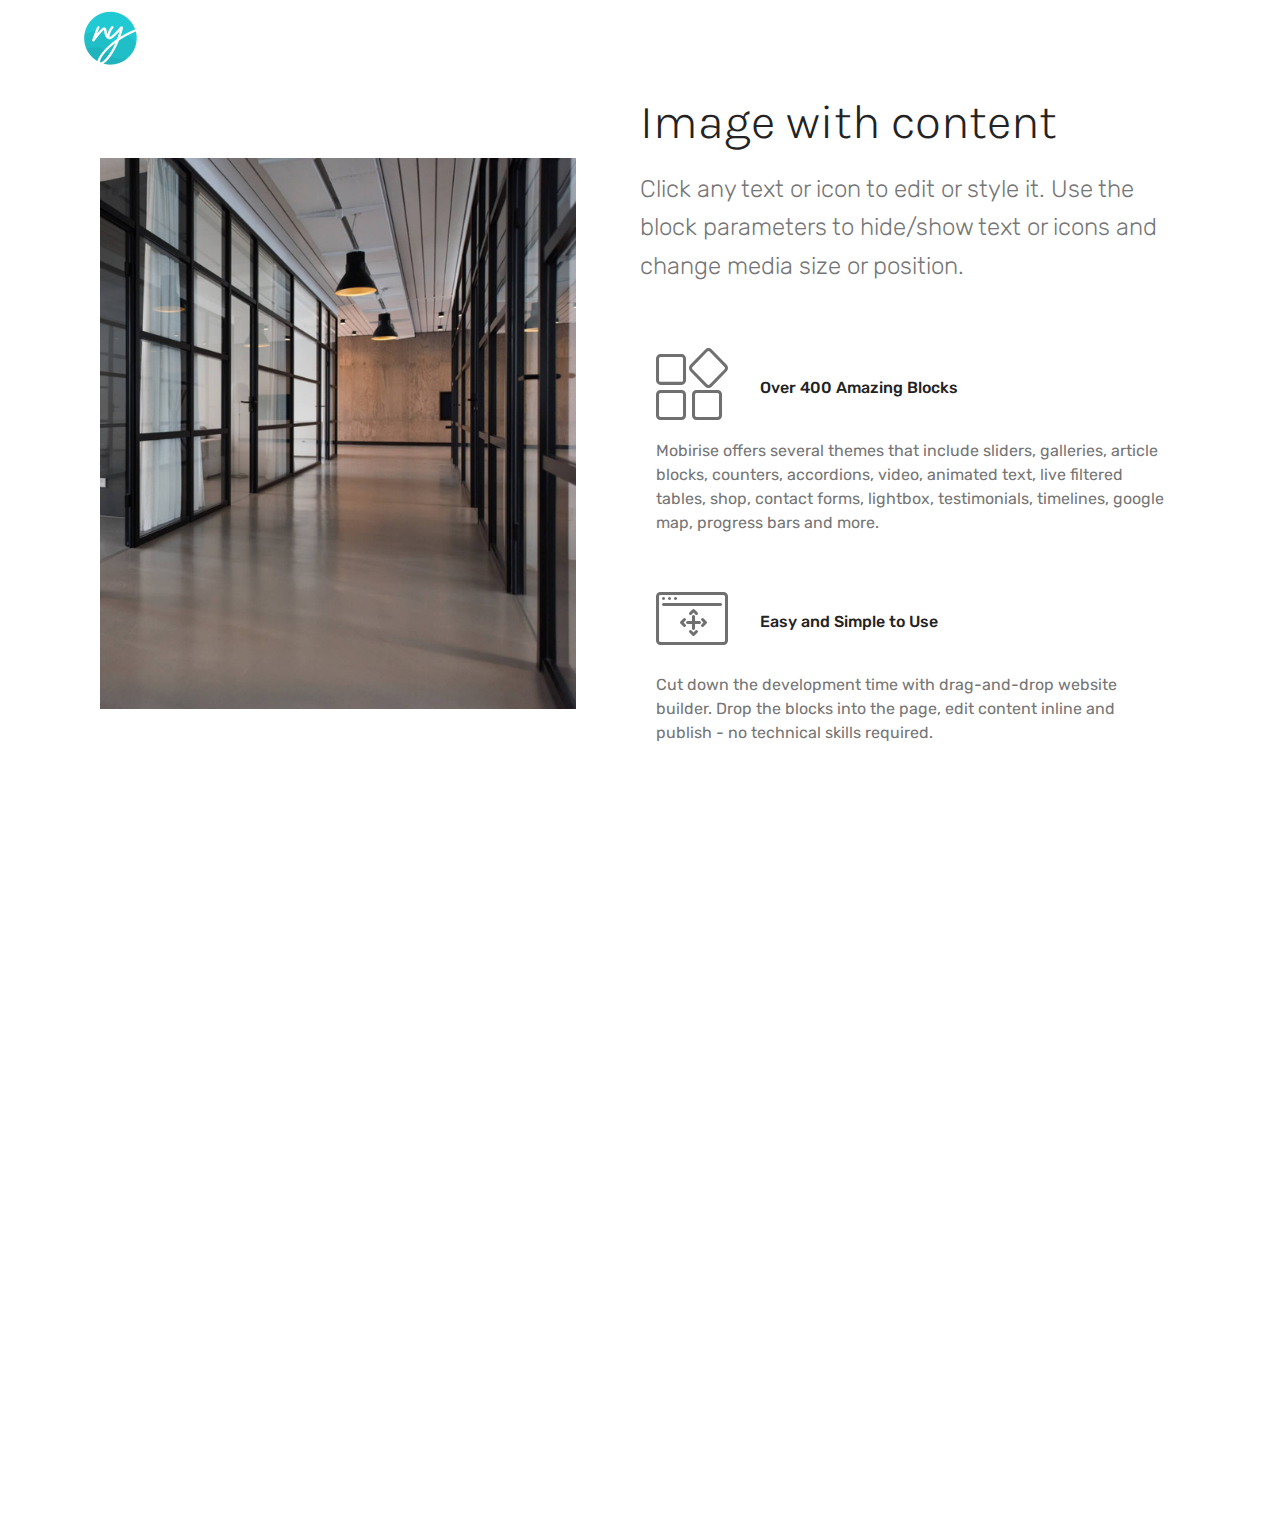
<file: page3.html>
<!DOCTYPE html>
<html >
<head>
  <!-- Site made with Mobirise Website Builder v4.9.3, https://mobirise.com -->
  <meta charset="UTF-8">
  <meta http-equiv="X-UA-Compatible" content="IE=edge">
  <meta name="generator" content="Mobirise v4.9.3, mobirise.com">
  <meta name="viewport" content="width=device-width, initial-scale=1, minimum-scale=1">
  <link rel="shortcut icon" href="assets/images/ny-logo-122x122.png" type="image/x-icon">
  <meta name="description" content="Web Page Builder Description">
  <title>Booking</title>
  <link rel="stylesheet" href="assets/web/assets/mobirise-icons/mobirise-icons.css">
  <link rel="stylesheet" href="assets/tether/tether.min.css">
  <link rel="stylesheet" href="assets/bootstrap/css/bootstrap.min.css">
  <link rel="stylesheet" href="assets/bootstrap/css/bootstrap-grid.min.css">
  <link rel="stylesheet" href="assets/bootstrap/css/bootstrap-reboot.min.css">
  <link rel="stylesheet" href="assets/dropdown/css/style.css">
  <link rel="stylesheet" href="assets/animatecss/animate.min.css">
  <link rel="stylesheet" href="assets/theme/css/style.css">
  <link rel="stylesheet" href="assets/mobirise/css/mbr-additional.css" type="text/css">
  
  
  
</head>
<body>
  <section class="menu cid-rj58yiqkgQ" once="menu" id="menu1-2n">

    

    <nav class="navbar navbar-expand beta-menu navbar-dropdown align-items-center navbar-fixed-top navbar-toggleable-sm bg-color transparent">
        <button class="navbar-toggler navbar-toggler-right" type="button" data-toggle="collapse" data-target="#navbarSupportedContent" aria-controls="navbarSupportedContent" aria-expanded="false" aria-label="Toggle navigation">
            <div class="hamburger">
                <span></span>
                <span></span>
                <span></span>
                <span></span>
            </div>
        </button>
        <div class="menu-logo">
            <div class="navbar-brand">
                <span class="navbar-logo">
                    <a href="index.html">
                         <img src="assets/images/ny-logo-122x122.png" alt="Nikahyuk" title="Nikahyuk" style="height: 3.8rem;">
                    </a>
                </span>
                
            </div>
        </div>
        <div class="collapse navbar-collapse" id="navbarSupportedContent">
            <ul class="navbar-nav nav-dropdown nav-right" data-app-modern-menu="true"><li class="nav-item dropdown"><a class="nav-link link text-white dropdown-toggle display-4" href="https://mobirise.com" data-toggle="dropdown-submenu" aria-expanded="false"><span class="mbri-sale mbr-iconfont mbr-iconfont-btn"></span>
                        Vendor</a><div class="dropdown-menu"><a class="text-white dropdown-item display-4" href="page1.html">Vendor</a><a class="text-white dropdown-item display-4" href="page2.html" target="_blank">Join Vendor</a></div></li><li class="nav-item"><a class="nav-link link text-white display-4" href="page3.html"><span class="mbri-cart-add mbr-iconfont mbr-iconfont-btn"></span>
                        
                        Services
                    </a></li><li class="nav-item">
                    <a class="nav-link link text-white display-4" href="page5.html">
                        <span class="mbri-search mbr-iconfont mbr-iconfont-btn"></span>Tentang Kami</a>
                </li><li class="nav-item"><a class="nav-link link text-white display-4" href="page4.html"><span class="mbri-users mbr-iconfont mbr-iconfont-btn"></span>Daftar &amp; Masuk</a></li></ul>
            
        </div>
    </nav>
</section>

<section class="engine"><a href="https://mobirise.info/i">site creation software</a></section><section class="features11 cid-rj52YkL3LM" id="features11-28">

    

    

    <div class="container">   
        <div class="col-md-12">
            <div class="media-container-row">
                <div class="mbr-figure m-auto" style="width: 50%;">
                    <img src="assets/images/background9.jpg" alt="Mobirise" title="">
                </div>
                <div class=" align-left aside-content">
                    <h2 class="mbr-title pt-2 mbr-fonts-style display-2">
                        Image with content
                    </h2>
                    <div class="mbr-section-text">
                        <p class="mbr-text mb-5 pt-3 mbr-light mbr-fonts-style display-5">
                        Click any text or icon to edit or style it. Use the block parameters to hide/show text or icons and change media size or position.
                        </p>
                    </div>

                    <div class="block-content">
                        <div class="card p-3 pr-3">
                            <div class="media">
                                <div class=" align-self-center card-img pb-3">
                                    <span class="mbri-extension mbr-iconfont"></span>
                                </div>     
                                <div class="media-body">
                                    <h4 class="card-title mbr-fonts-style display-7">
                                        Over 400 Amazing Blocks
                                    </h4>
                                </div>
                            </div>                

                            <div class="card-box">
                                <p class="block-text mbr-fonts-style display-7">
                                   Mobirise offers several themes that include sliders, galleries, article blocks, counters, accordions, video, animated text, live filtered tables, shop, contact forms, lightbox, testimonials, timelines, google map, progress bars and more. 
                                </p>
                            </div>
                        </div>

                        <div class="card p-3 pr-3">
                            <div class="media">
                                <div class="align-self-center card-img pb-3">
                                    <span class="mbri-drag-n-drop2 mbr-iconfont"></span>
                                </div>     
                                <div class="media-body">
                                    <h4 class="card-title mbr-fonts-style display-7">
                                        Easy and Simple to Use
                                    </h4>
                                </div>
                            </div>                

                            <div class="card-box">
                                <p class="block-text mbr-fonts-style display-7">
                                    Cut down the development time with drag-and-drop website builder. Drop the blocks into the page, edit content inline and publish - no technical skills required.
                                </p>
                            </div>
                        </div>
                    </div>
                </div>
            </div>
        </div> 
    </div>          
</section>

<section class="mbr-section article content14 cid-rj531AQyYs" id="content14-2a">
      
     

    <div class="container">
        <div class="media-container-row">
            <div class="row col-12 col-md-12">
                <div class="col-12 mbr-text mbr-fonts-style col-md-4 display-7">
                     <p class="p-3">Make your own website in a few clicks! Mobirise helps you cut down development time by providing you with a flexible website editor with a drag and drop interface. Mobirise Website Builder creates responsive, retina and mobile friendly websites in a few clicks.</p>
                </div>
                <div class="col-12 mbr-text mbr-fonts-style display-7 col-md-4">
                     <p class="p-3">Make your own website in a few clicks! Mobirise helps you cut down development time by providing you with a flexible website editor with a drag and drop interface. Mobirise Website Builder creates responsive, retina and mobile friendly websites in a few clicks.</p>
                </div>
                <div class="col-12 col-md-4 mbr-text mbr-fonts-style display-7">
                     <p class="p-3">Make your own website in a few clicks! Mobirise helps you cut down development time by providing you with a flexible website editor with a drag and drop interface. Mobirise Website Builder creates responsive, retina and mobile friendly websites in a few clicks.</p>
                </div>
            </div>
        </div>
    </div>
</section>

<section class="mbr-section info1 cid-rj53bLQkZA" id="info1-2b">

    

    
    <div class="container">
        <div class="row justify-content-center content-row">
            <div class="media-container-column title col-12 col-lg-7 col-md-6">
                <h3 class="mbr-section-subtitle align-left mbr-light pb-3 mbr-fonts-style display-5">
                    Create awesome mobile-friendly websites
                </h3>
                <h2 class="align-left mbr-bold mbr-fonts-style display-2">
                    PRE MADE BLOCKS
                </h2>
            </div>
            <div class="media-container-column col-12 col-lg-3 col-md-4">
                <div class="mbr-section-btn align-right py-4"><a class="btn btn-primary display-4" href="https://mobirise.co">Booking&nbsp;</a></div>
            </div>
        </div>
    </div>
</section>


  <script src="assets/web/assets/jquery/jquery.min.js"></script>
  <script src="assets/popper/popper.min.js"></script>
  <script src="assets/tether/tether.min.js"></script>
  <script src="assets/bootstrap/js/bootstrap.min.js"></script>
  <script src="assets/dropdown/js/script.min.js"></script>
  <script src="assets/touchswipe/jquery.touch-swipe.min.js"></script>
  <script src="assets/viewportchecker/jquery.viewportchecker.js"></script>
  <script src="assets/smoothscroll/smooth-scroll.js"></script>
  <script src="assets/theme/js/script.js"></script>
  
  
  <input name="animation" type="hidden">
  </body>
</html>
</file>
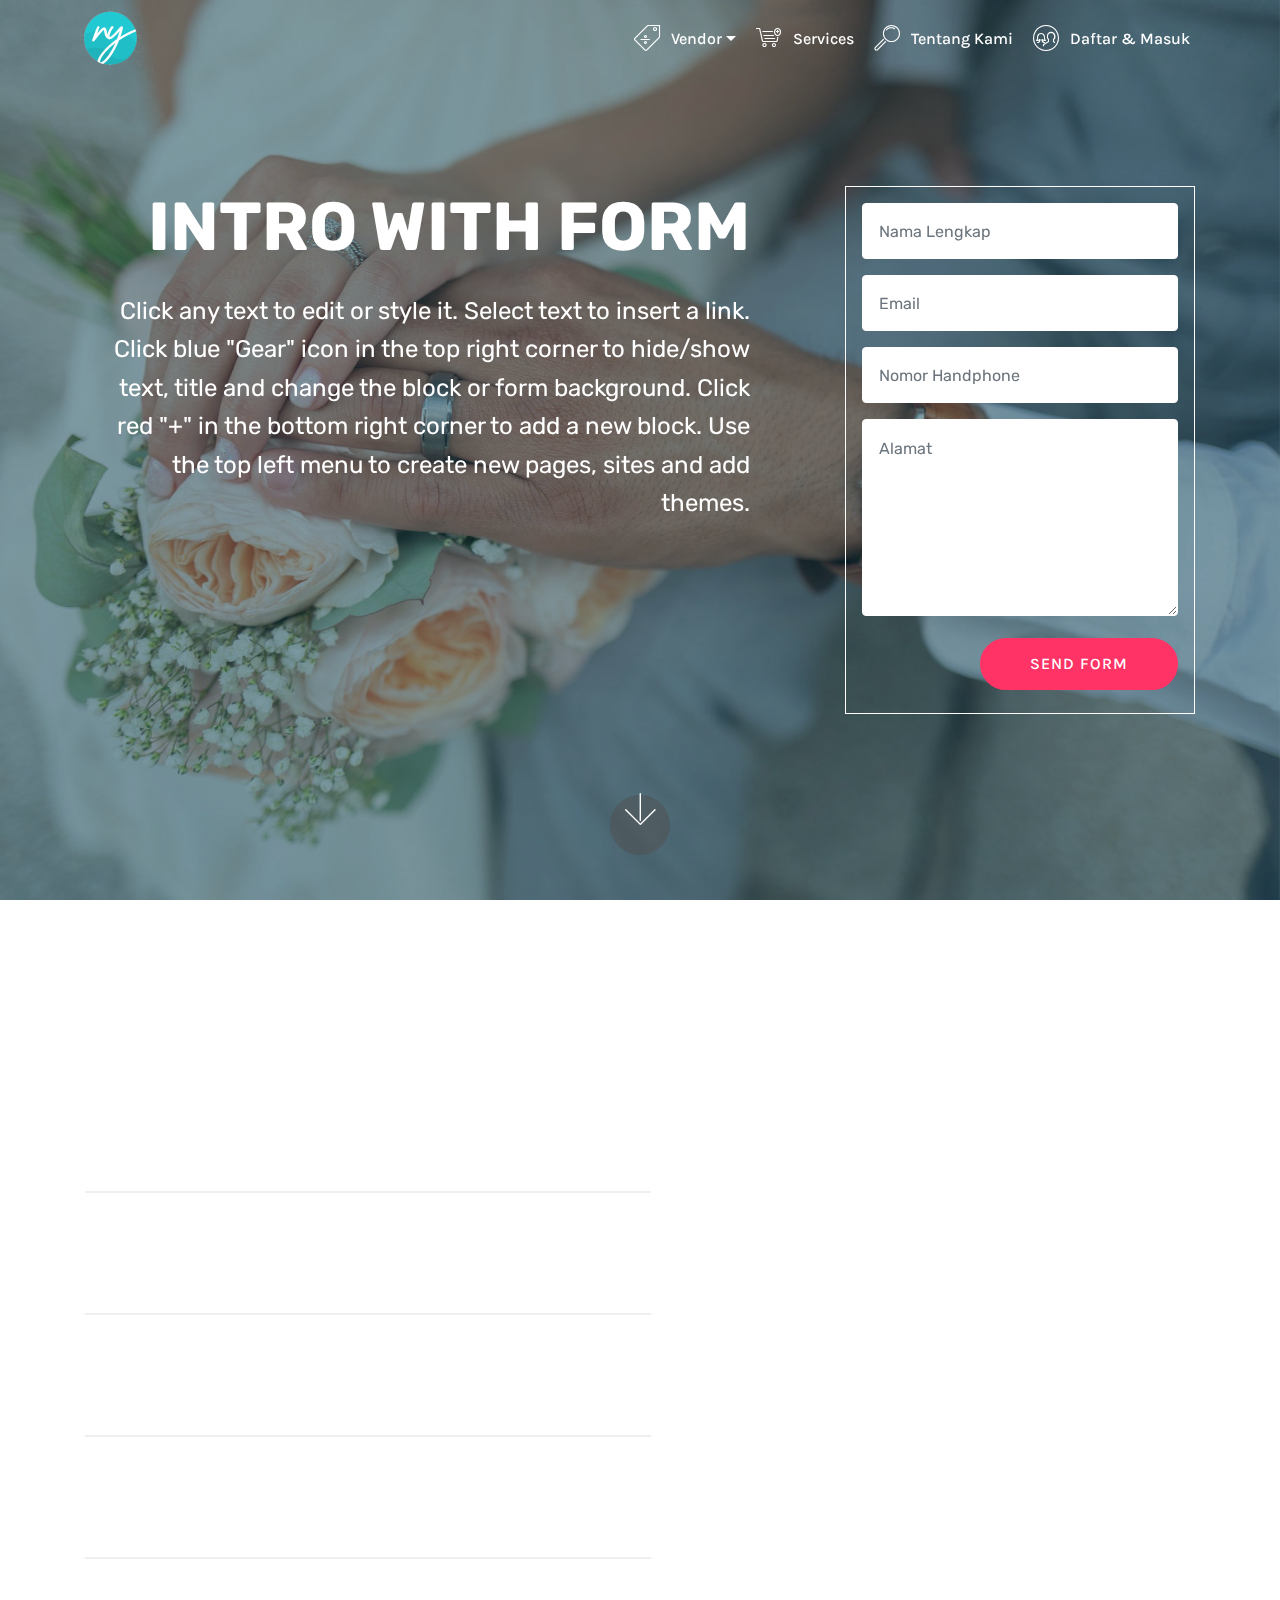
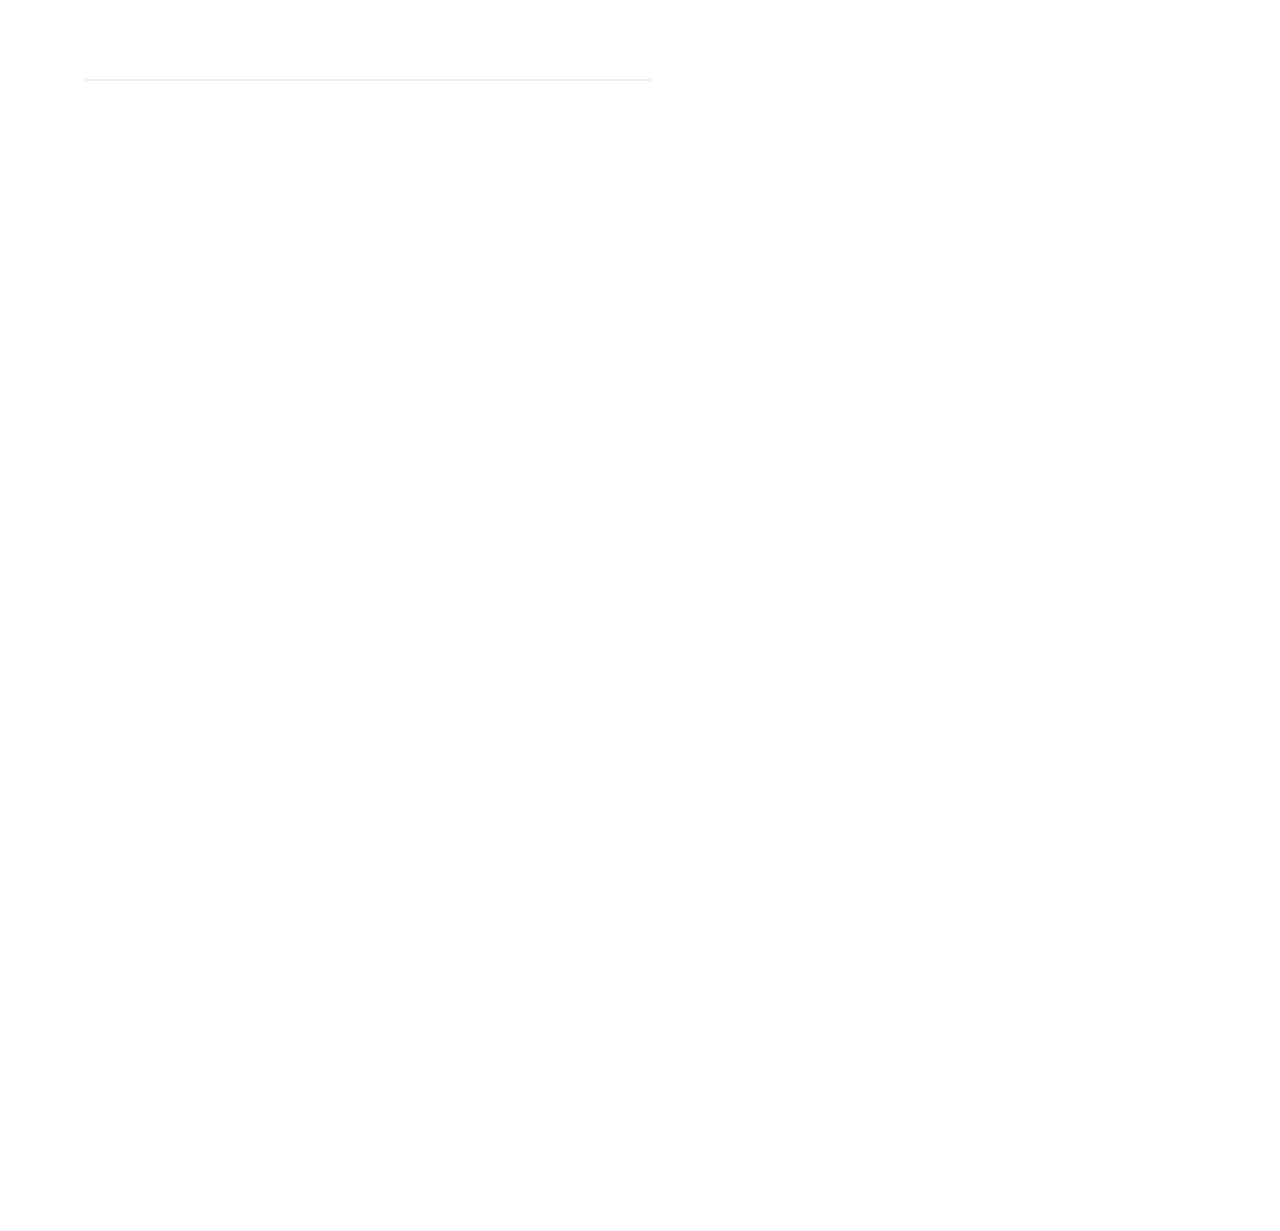
<file: page4.html>
<!DOCTYPE html>
<html >
<head>
  <!-- Site made with Mobirise Website Builder v4.9.3, https://mobirise.com -->
  <meta charset="UTF-8">
  <meta http-equiv="X-UA-Compatible" content="IE=edge">
  <meta name="generator" content="Mobirise v4.9.3, mobirise.com">
  <meta name="viewport" content="width=device-width, initial-scale=1, minimum-scale=1">
  <link rel="shortcut icon" href="assets/images/ny-logo-122x122.png" type="image/x-icon">
  <meta name="description" content="Site Builder Description">
  <title>Register &amp; Login</title>
  <link rel="stylesheet" href="assets/web/assets/mobirise-icons/mobirise-icons.css">
  <link rel="stylesheet" href="assets/tether/tether.min.css">
  <link rel="stylesheet" href="assets/bootstrap/css/bootstrap.min.css">
  <link rel="stylesheet" href="assets/bootstrap/css/bootstrap-grid.min.css">
  <link rel="stylesheet" href="assets/bootstrap/css/bootstrap-reboot.min.css">
  <link rel="stylesheet" href="assets/animatecss/animate.min.css">
  <link rel="stylesheet" href="assets/dropdown/css/style.css">
  <link rel="stylesheet" href="assets/socicon/css/styles.css">
  <link rel="stylesheet" href="assets/theme/css/style.css">
  <link rel="stylesheet" href="assets/mobirise/css/mbr-additional.css" type="text/css">
  
  
  
</head>
<body>
  <section class="menu cid-rj58vgYeMJ" once="menu" id="menu1-2m">

    

    <nav class="navbar navbar-expand beta-menu navbar-dropdown align-items-center navbar-fixed-top navbar-toggleable-sm bg-color transparent">
        <button class="navbar-toggler navbar-toggler-right" type="button" data-toggle="collapse" data-target="#navbarSupportedContent" aria-controls="navbarSupportedContent" aria-expanded="false" aria-label="Toggle navigation">
            <div class="hamburger">
                <span></span>
                <span></span>
                <span></span>
                <span></span>
            </div>
        </button>
        <div class="menu-logo">
            <div class="navbar-brand">
                <span class="navbar-logo">
                    <a href="index.html">
                         <img src="assets/images/ny-logo-122x122.png" alt="Nikahyuk" title="Nikahyuk" style="height: 3.8rem;">
                    </a>
                </span>
                
            </div>
        </div>
        <div class="collapse navbar-collapse" id="navbarSupportedContent">
            <ul class="navbar-nav nav-dropdown nav-right" data-app-modern-menu="true"><li class="nav-item dropdown"><a class="nav-link link text-white dropdown-toggle display-4" href="https://mobirise.com" data-toggle="dropdown-submenu" aria-expanded="false"><span class="mbri-sale mbr-iconfont mbr-iconfont-btn"></span>
                        Vendor</a><div class="dropdown-menu"><a class="text-white dropdown-item display-4" href="page1.html">Vendor</a><a class="text-white dropdown-item display-4" href="page2.html" target="_blank">Join Vendor</a></div></li><li class="nav-item"><a class="nav-link link text-white display-4" href="page3.html"><span class="mbri-cart-add mbr-iconfont mbr-iconfont-btn"></span>
                        
                        Services
                    </a></li><li class="nav-item">
                    <a class="nav-link link text-white display-4" href="page5.html">
                        <span class="mbri-search mbr-iconfont mbr-iconfont-btn"></span>Tentang Kami</a>
                </li><li class="nav-item"><a class="nav-link link text-white display-4" href="page4.html"><span class="mbri-users mbr-iconfont mbr-iconfont-btn"></span>Daftar &amp; Masuk</a></li></ul>
            
        </div>
    </nav>
</section>

<section class="engine"><a href="https://mobirise.info/y">free html site templates</a></section><section class="header15 cid-rj4PXqqAjq mbr-fullscreen mbr-parallax-background" id="header15-t">

    

    <div class="mbr-overlay" style="opacity: 0.5; background-color: rgb(7, 59, 76);"></div>

    <div class="container align-right">
<div class="row">
    <div class="mbr-white col-lg-8 col-md-7 content-container">
        <h1 class="mbr-section-title mbr-bold pb-3 mbr-fonts-style display-1">
            INTRO WITH FORM
        </h1>
        <p class="mbr-text pb-3 mbr-fonts-style display-5">
            Click any text to edit or style it. Select text to insert a link. Click blue "Gear" icon in the top right corner to hide/show  text, title and change the block or form background. Click red "+" in the bottom right corner to add a new block. Use the top left menu to create new pages, sites and add themes.
        </p>
    </div>
    <div class="col-lg-4 col-md-5">
    <div class="form-container">
        <div class="media-container-column" data-form-type="formoid">
            <div data-form-alert="" hidden="" class="align-center">Terimakasih telah mendaftar, impian pernikahanmu agar segera terwujud!</div>
            <form class="mbr-form" action="https://mobirise.com/" method="post" data-form-title="Mobirise Form"><input type="hidden" name="email" data-form-email="true" value="16XPh7NT0OaOVOt+TuROL9Ps0gKjWLM+vGJzSu9Ql11F3KtJRPqFziPZPzRzmN7/37OmySeotXvl+nYFvT3zG06cwLCwyBFbkAhgTZa8aLP+GvIF3W5gjAqRDZEm/dSF">
                <div data-for="name">
                    <div class="form-group">
                        <input type="text" class="form-control px-3" name="name" data-form-field="Name" placeholder="Nama Lengkap" required="" id="name-header15-t">
                    </div>
                </div>
                <div data-for="email">
                    <div class="form-group">
                        <input type="email" class="form-control px-3" name="email" data-form-field="Email" placeholder="Email" required="" id="email-header15-t">
                    </div>
                </div>
                <div data-for="phone">
                    <div class="form-group">
                        <input type="tel" class="form-control px-3" name="phone" data-form-field="Phone" placeholder="Nomor Handphone" id="phone-header15-t">
                    </div>
                </div>
                <div class="form-group" data-for="message">
                    <textarea type="text" class="form-control px-3" name="message" rows="7" placeholder="Alamat " data-form-field="Message" id="message-header15-t"></textarea>
                </div>
                <span class="input-group-btn"><button href="" type="submit" class="btn btn-secondary btn-form display-4">SEND FORM</button></span>
            </form>
        </div>
    </div>
    </div>
</div>
    </div>
    <div class="mbr-arrow hidden-sm-down" aria-hidden="true">
        <a href="#next">
            <i class="mbri-down mbr-iconfont"></i>
        </a>
    </div>
</section>

<section class="counters4 counters cid-rj4Q2AtLMK" id="counters4-u">

    

    

    <div class="container pt-4 mt-2">
        <h2 class="mbr-section-title pb-3 align-center mbr-fonts-style display-2">Why Choose Us</h2>
        <h3 class="mbr-section-subtitle pb-5 align-center mbr-fonts-style display-5">
            Responsive block with counters and media. 
        </h3>
        <div class="media-container-row">
            <div class="media-block m-auto" style="width: 49%;">
                <div class="mbr-figure">
                    <img src="assets/images/background6.jpg">
                </div>
            </div>
            <div class="cards-block">
                <div class="cards-container">
                    <div class="card px-3 align-left col-12">
                        <div class="panel-item p-4 d-flex align-items-start">
                            <div class="card-img pr-3">
                                <h3 class="img-text d-flex align-items-center justify-content-center">
                                    1
                                </h3>
                            </div>
                            <div class="card-text">
                                <h4 class="mbr-content-title mbr-bold mbr-fonts-style display-7">Honest and Dependable</h4>
                                <p class="mbr-content-text mbr-fonts-style display-7">
                                    Lorem ipsum dolor sit amet, consectetur adipisicing elit. Recusandae cupiditate rerum ipsum tempora vero.</p>
                            </div>
                        </div>
                    </div>
                    <div class="card px-3 align-left col-12">
                        <div class="panel-item p-4 d-flex align-items-start">
                            <div class="card-img pr-3">
                                <h3 class="img-text d-flex align-items-center justify-content-center">
                                    2
                                </h3>
                            </div>
                            <div class="card-text">
                                <h4 class="mbr-content-title mbr-bold mbr-fonts-style display-7">We Are Always Improving</h4>
                                <p class="mbr-content-text mbr-fonts-style display-7">
                                    Lorem ipsum dolor sit amet, consectetur adipisicing elit.
                                </p>
                            </div>
                        </div>
                    </div>
                    <div class="card px-3 align-left col-12">
                        <div class="panel-item p-4 d-flex align-items-start">
                            <div class="card-img pr-3">
                                <h3 class="img-text d-flex align-items-center justify-content-center">
                                    3
                                </h3>
                            </div>
                            <div class="card-text">
                                <h4 class="mbr-content-title mbr-bold mbr-fonts-style display-7">We Are Passionate</h4>
                                <p class="mbr-content-text mbr-fonts-style display-7">
                                        Lorem ipsum dolor sit amet, consectetur adipisicing elit. Recusandae cupiditate rerum ipsum tempora vero.</p>
                            </div>
                        </div>
                    </div>
                    <div class="card px-3 align-left col-12">
                        <div class="panel-item p-4 d-flex align-items-start">
                            <div class="card-img pr-3">
                                <h3 class="img-text d-flex align-items-center justify-content-center">
                                    4
                                </h3>
                            </div>
                            <div class="card-texts">
                                <h4 class="mbr-content-title mbr-bold mbr-fonts-style display-7">
                                    We Are Passionate
                                </h4>
                                <p class="mbr-content-text mbr-fonts-style display-7">
                                        Lorem ipsum dolor sit amet, consectetur adipisicing elit. Recusandae cupiditate rerum ipsum tempora vero.
                                </p>
                            </div>
                        </div>
                    </div>
                </div>
            </div>
        </div>
    </div>
</section>

<section class="mbr-section contacts3 cid-rj4QfeFiwy" id="contacts3-w">
    <!---->
    
    <!---->
    <!--Overlay-->
    
    <!--Container-->
    <div class="container">
        <div class="row">
            <!--Titles-->
            <div class="title col-12">
                <h2 class="align-left mbr-fonts-style display-1">
                    Our Contacts
                </h2>
                
            </div>
            <div class="col-12">
                <div class="row">
                    <div class="col-12 col-md-6">
                        <div class="wrapper">
                            <span class="iconfont-wrapper">
                                <span class="amp-iconfont icon fa-thumbs-o-up fa"></span>
                            </span>
                            <div class="b-info b-adress">
                                <h5 class="align-left mbr-fonts-style display-5">
                                    Address:
                                </h5>
                                <p class="mbr-text align-left mbr-fonts-style display-7">
                                    Lorem ipsum dolor sit amet, consectetur adipisicing elit. Blanditiis fuga labore
                                    modi natus quos veritatis?
                                </p>
                            </div>
                        </div>
                    </div>
                    <div class="col-12 col-md-6">
                        <div class="wrapper">
                            <span class="iconfont-wrapper">
                                <span class="amp-iconfont icon fa-phone fa"></span>
                            </span>
                            <div class="b-info b-phone">
                                <h5 class="align-left mbr-fonts-style display-5">
                                    Phone:
                                </h5>
                                <p class="mbr-text align-left mbr-fonts-style display-7">
                                    Lorem ipsum dolor sit amet, consectetur adipisicing elit. Blanditiis fuga labore
                                    modi natus quos veritatis?
                                </p>
                            </div>
                        </div>
                    </div>
                    <div class="col-12 col-md-6">
                        <div class="wrapper">
                            <span class="iconfont-wrapper">
                                <span class="amp-iconfont icon fa-comment-o fa"></span>
                            </span>
                            <div class="b-info b-mail">
                                <h5 class="align-left mbr-fonts-style display-5">
                                    E-mail:
                                </h5>
                                <p class="mbr-text align-left mbr-fonts-style display-7">
                                    Lorem ipsum dolor sit amet, consectetur adipisicing elit. Blanditiis fuga labore
                                    modi natus quos veritatis?
                                </p>
                            </div>
                        </div>
                    </div>
                    <div class="col-12 col-md-6">
                        <div class="wrapper">
                            <span class="iconfont-wrapper">
                                <span class="amp-iconfont icon fa-th-large fa"></span>
                            </span>
                            <div class="b-info b-mail">
                                <h5 class="align-left mbr-fonts-style display-5">
                                    Working Hours:
                                </h5>
                                <p class="mbr-text align-left mbr-fonts-style display-7">
                                    Lorem ipsum dolor sit amet, consectetur adipisicing elit. Blanditiis fuga labore
                                    modi natus quos veritatis?
                                </p>
                            </div>
                        </div>
                    </div>
                </div>
            </div>
        </div>
    </div>
</section>

<section class="mbr-section form3 cid-rj4UIsV1aj" id="form3-15">

    

    

    <div class="container">
        <div class="row justify-content-center">
            <div class="title col-12 col-lg-8">
                <h2 class="align-center pb-2 mbr-fonts-style display-2">
                    SUBSCRIBE FORM
                </h2>
                <h3 class="mbr-section-subtitle align-center pb-5 mbr-light mbr-fonts-style display-5">
                    Subscribe to our Newsletter
                </h3>
            </div>
        </div>

        <div class="row py-2 justify-content-center">
            <div class="col-12 col-lg-6  col-md-8 " data-form-type="formoid">
                <div data-form-alert="" hidden="">
                        Thanks for filling out the form!
                </div>
                <form class="mbr-form" action="https://mobirise.com/" method="post" data-form-title="Mobirise Form"><input type="hidden" name="email" data-form-email="true" value="keelYepEv+F8W2eOmOgdZH/+befs9+Rvf8sXxz0jT53sCaR3jIUavYXAHU/cfAurVRxmV5ISYxnTnCmjBZrJL7EvFe+pG45VaJJ508Ad7YWUi+FgzHm3judArYk8k9mS">
                    <div class="mbr-subscribe input-group">
                        <input class="form-control" type="email" name="email" placeholder="Email" data-form-field="Email" required="" id="email-form3-15">
                        <span class="input-group-btn">
                            <button href="" type="submit" class="btn btn-primary  display-4">SUBSCRIBE</button>
                        </span>
                    </div>
                </form>
            </div>
        </div>
    </div>
</section>

<section once="" class="cid-rj4VW8h8Rk mbr-reveal" id="footer7-1h">

    

    

    <div class="container">
        <div class="media-container-row align-center mbr-white">
            
            <div class="row social-row">
                <div class="social-list align-right pb-2">
                    
                    
                    
                    
                    
                    
                <div class="soc-item">
                        <a href="https://twitter.com/mobirise" target="_blank">
                            <span class="socicon-twitter socicon mbr-iconfont mbr-iconfont-social"></span>
                        </a>
                    </div><div class="soc-item">
                        <a href="https://instagram.com//nikahyukofficial" target="_blank">
                            <span class="mbr-iconfont mbr-iconfont-social socicon-instagram socicon"></span>
                        </a>
                    </div><div class="soc-item">
                        <a href="https://twitter.com/mobirise" target="_blank">
                            <span class="mbr-iconfont mbr-iconfont-social socicon-facebook socicon"></span>
                        </a>
                    </div><div class="soc-item">
                        <a href="mailto:admin@nikahyuk.com">
                            <span class="mbr-iconfont mbr-iconfont-social socicon-mail socicon"></span>
                        </a>
                    </div></div>
            </div>
            <div class="row row-copirayt">
                <p class="mbr-text mb-0 mbr-fonts-style mbr-white align-center display-7">
                    © Copyright 2019 | Nikahyuk</p>
            </div>
        </div>
    </div>
</section>


  <script src="assets/web/assets/jquery/jquery.min.js"></script>
  <script src="assets/popper/popper.min.js"></script>
  <script src="assets/tether/tether.min.js"></script>
  <script src="assets/bootstrap/js/bootstrap.min.js"></script>
  <script src="assets/smoothscroll/smooth-scroll.js"></script>
  <script src="assets/parallax/jarallax.min.js"></script>
  <script src="assets/viewportchecker/jquery.viewportchecker.js"></script>
  <script src="assets/dropdown/js/script.min.js"></script>
  <script src="assets/touchswipe/jquery.touch-swipe.min.js"></script>
  <script src="assets/theme/js/script.js"></script>
  <script src="assets/formoid/formoid.min.js"></script>
  
  
  <input name="animation" type="hidden">
  </body>
</html>
</file>
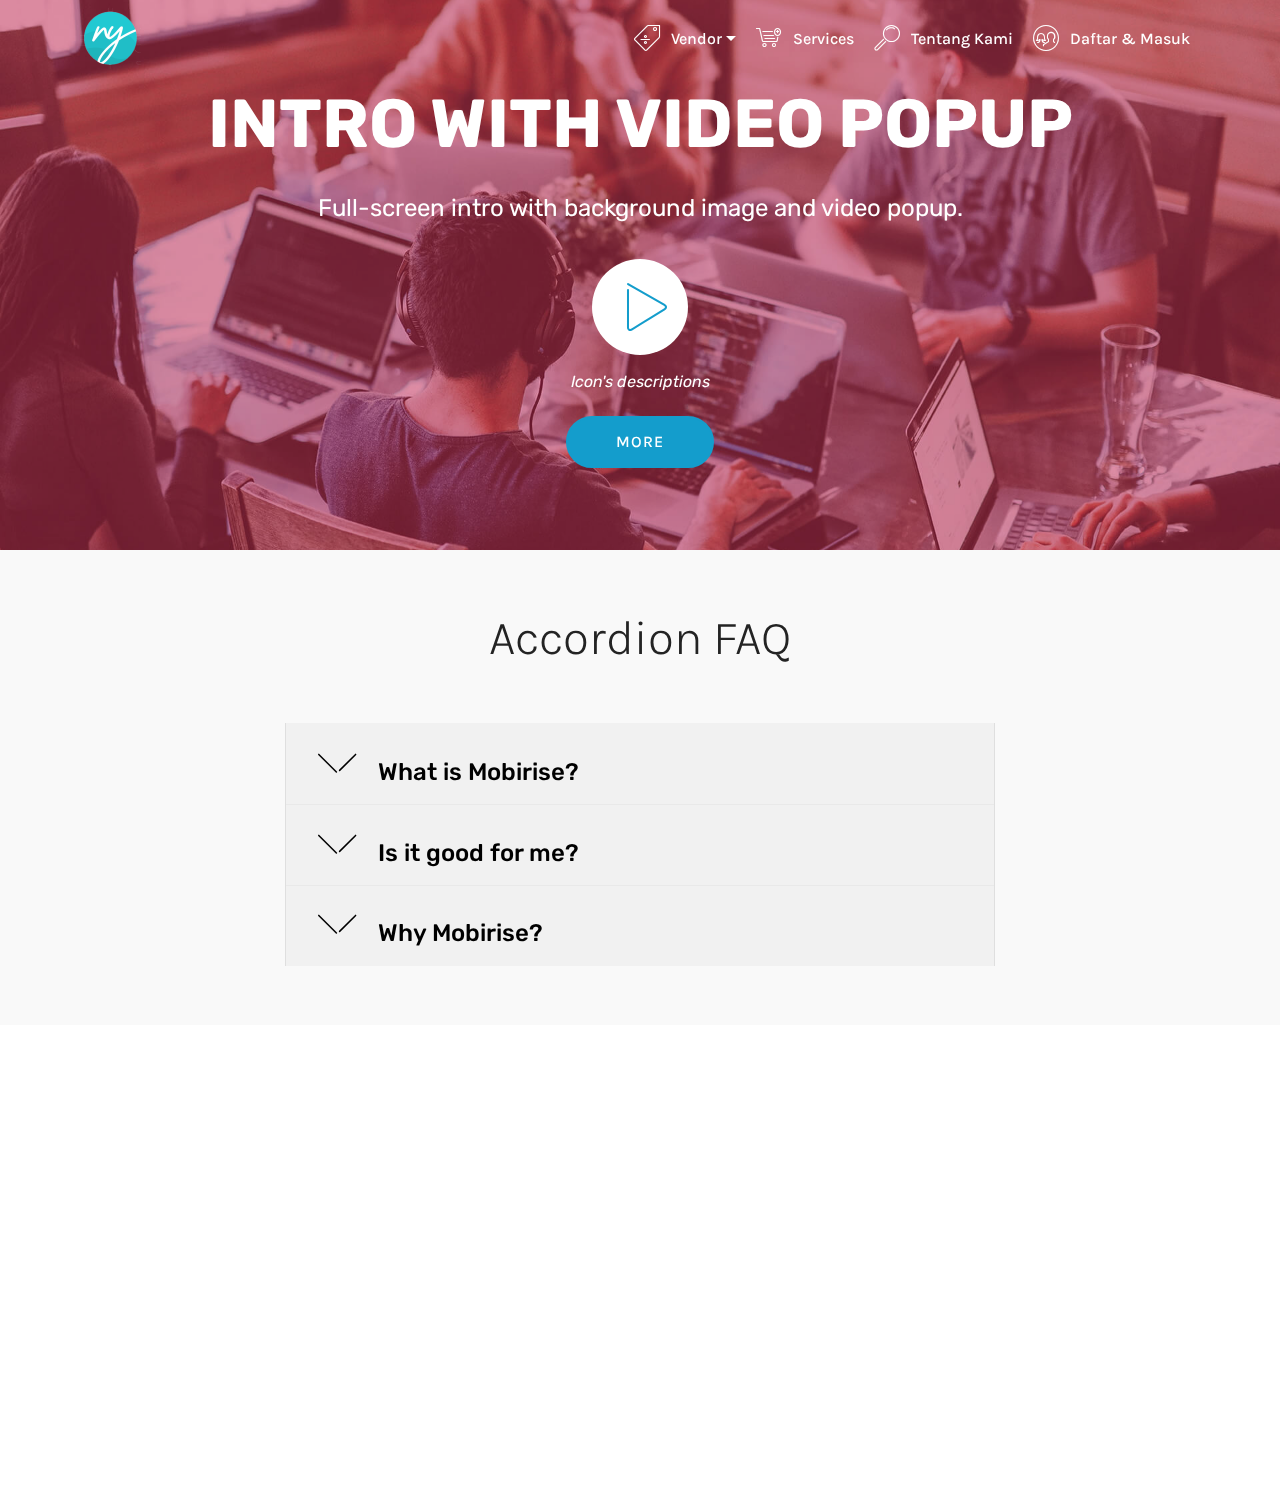
<file: page5.html>
<!DOCTYPE html>
<html >
<head>
  <!-- Site made with Mobirise Website Builder v4.9.3, https://mobirise.com -->
  <meta charset="UTF-8">
  <meta http-equiv="X-UA-Compatible" content="IE=edge">
  <meta name="generator" content="Mobirise v4.9.3, mobirise.com">
  <meta name="viewport" content="width=device-width, initial-scale=1, minimum-scale=1">
  <link rel="shortcut icon" href="assets/images/ny-logo-122x122.png" type="image/x-icon">
  <meta name="description" content="Website Generator Description">
  <title>Tentang Kami</title>
  <link rel="stylesheet" href="assets/web/assets/mobirise-icons/mobirise-icons.css">
  <link rel="stylesheet" href="assets/tether/tether.min.css">
  <link rel="stylesheet" href="assets/bootstrap/css/bootstrap.min.css">
  <link rel="stylesheet" href="assets/bootstrap/css/bootstrap-grid.min.css">
  <link rel="stylesheet" href="assets/bootstrap/css/bootstrap-reboot.min.css">
  <link rel="stylesheet" href="assets/dropdown/css/style.css">
  <link rel="stylesheet" href="assets/socicon/css/styles.css">
  <link rel="stylesheet" href="assets/animatecss/animate.min.css">
  <link rel="stylesheet" href="assets/theme/css/style.css">
  <link rel="stylesheet" href="assets/mobirise/css/mbr-additional.css" type="text/css">
  
  
  
</head>
<body>
  <section class="menu cid-rj58sMksLL" once="menu" id="menu1-2l">

    

    <nav class="navbar navbar-expand beta-menu navbar-dropdown align-items-center navbar-fixed-top navbar-toggleable-sm bg-color transparent">
        <button class="navbar-toggler navbar-toggler-right" type="button" data-toggle="collapse" data-target="#navbarSupportedContent" aria-controls="navbarSupportedContent" aria-expanded="false" aria-label="Toggle navigation">
            <div class="hamburger">
                <span></span>
                <span></span>
                <span></span>
                <span></span>
            </div>
        </button>
        <div class="menu-logo">
            <div class="navbar-brand">
                <span class="navbar-logo">
                    <a href="index.html">
                         <img src="assets/images/ny-logo-122x122.png" alt="Nikahyuk" title="Nikahyuk" style="height: 3.8rem;">
                    </a>
                </span>
                
            </div>
        </div>
        <div class="collapse navbar-collapse" id="navbarSupportedContent">
            <ul class="navbar-nav nav-dropdown nav-right" data-app-modern-menu="true"><li class="nav-item dropdown"><a class="nav-link link text-white dropdown-toggle display-4" href="https://mobirise.com" data-toggle="dropdown-submenu" aria-expanded="false"><span class="mbri-sale mbr-iconfont mbr-iconfont-btn"></span>
                        Vendor</a><div class="dropdown-menu"><a class="text-white dropdown-item display-4" href="page1.html">Vendor</a><a class="text-white dropdown-item display-4" href="page2.html" target="_blank">Join Vendor</a></div></li><li class="nav-item"><a class="nav-link link text-white display-4" href="page3.html"><span class="mbri-cart-add mbr-iconfont mbr-iconfont-btn"></span>
                        
                        Services
                    </a></li><li class="nav-item">
                    <a class="nav-link link text-white display-4" href="page5.html">
                        <span class="mbri-search mbr-iconfont mbr-iconfont-btn"></span>Tentang Kami</a>
                </li><li class="nav-item"><a class="nav-link link text-white display-4" href="page4.html"><span class="mbri-users mbr-iconfont mbr-iconfont-btn"></span>Daftar &amp; Masuk</a></li></ul>
            
        </div>
    </nav>
</section>

<section class="engine"><a href="https://mobirise.info/s">free bootstrap themes</a></section><section class="header8 cid-rj4RTsVzmj mbr-parallax-background" id="header8-11">

    

    <div class="mbr-overlay" style="opacity: 0.4; background-color: rgb(255, 51, 102);">
    </div>

    <div class="container align-center">
        <div class="row justify-content-md-center">
            <div class="mbr-white col-md-10">
                <h1 class="mbr-section-title align-center py-2 mbr-bold mbr-fonts-style display-1">
                        INTRO WITH VIDEO POPUP
                </h1>
                <p class="mbr-text align-center py-2 mbr-fonts-style display-5">
                        Full-screen intro with background image and video popup.
                </p>
                <div class="mbr-media show-modal align-center py-2" data-modal=".modalWindow">
                         <span class="mbr-iconfont mbri-play" style="color: rgb(20, 157, 204); fill: rgb(20, 157, 204);"></span>
                </div>
                <div class="icon-description align-center font-italic pb-3 mbr-fonts-style display-7">
                        Icon's descriptions
                </div>
                <div class="mbr-section-btn text-center"><a class="btn btn-md btn-primary display-4" href="https://mobirise.co">MORE</a></div>
            </div>
        </div>
    </div>
    <div>
        <div class="modalWindow" style="display: none;">
            <div class="modalWindow-container">
                <div class="modalWindow-video-container">
                    <div class="modalWindow-video">
                        <iframe width="100%" height="100%" frameborder="0" allowfullscreen="1" data-src="https://www.youtube.com/watch?v=36YgDDJ7XSc"></iframe>
                    </div>
                    <a class="close" role="button" data-dismiss="modal">
                        <span aria-hidden="true" class="mbri-close mbr-iconfont closeModal"></span>
                        <span class="sr-only">Close</span>
                    </a>
                </div>
            </div>
        </div>
    </div>
</section>

<section class="accordion1 cid-rj4Szstb8h" id="accordion1-13">

    

    
    <div class="container">
        <div class="media-container-row">
            <div class="col-12 col-md-8">
                <div class="section-head text-center space30">
                    <h2 class="mbr-section-title pb-5 mbr-fonts-style display-2">
                        Accordion FAQ
                    </h2>
                </div>
                <div class="clearfix"></div>
                <div id="bootstrap-accordion_39" class="panel-group accordionStyles accordion" role="tablist" aria-multiselectable="true">
                    <div class="card">
                        <div class="card-header" role="tab" id="headingOne">
                            <a role="button" class="panel-title collapsed text-black" data-toggle="collapse" data-core="" href="#collapse1_39" aria-expanded="false" aria-controls="collapse1">
                                <h4 class="mbr-fonts-style display-5">
                                    <span class="sign mbr-iconfont mbri-arrow-down inactive"></span>
                                    What is Mobirise?
                                </h4>
                            </a>
                        </div>
                        <div id="collapse1_39" class="panel-collapse noScroll collapse " role="tabpanel" aria-labelledby="headingOne" data-parent="#bootstrap-accordion_39">
                            <div class="panel-body p-4">
                                <p class="mbr-fonts-style panel-text display-7">
                                   Mobirise is an offline app for Window and Mac to easily create small/medium websites, landing pages, online resumes and portfolios, promo sites for apps, events, services and products.</p>
                            </div>
                        </div>
                    </div>
                    <div class="card">
                        <div class="card-header" role="tab" id="headingTwo">
                            <a role="button" class="collapsed panel-title text-black" data-toggle="collapse" data-core="" href="#collapse2_39" aria-expanded="false" aria-controls="collapse2">
                                <h4 class="mbr-fonts-style display-5">
                                    <span class="sign mbr-iconfont mbri-arrow-down inactive"></span> Is it good for me?
                               </h4>
                            </a>
                            
                        </div>
                        <div id="collapse2_39" class="panel-collapse noScroll collapse" role="tabpanel" aria-labelledby="headingTwo" data-parent="#bootstrap-accordion_39">
                            <div class="panel-body p-4">
                                <p class="mbr-fonts-style panel-text display-7">
                                   Mobirise is perfect for non-techies who are not familiar with the intricacies of web development and for designers who prefer to work as visually as possible, without fighting with code. Also great for pro-coders for fast prototyping and small customers' projects.</p>
                            </div>
                        </div>
                    </div>
                    <div class="card">
                        <div class="card-header" role="tab" id="headingThree">
                            <a role="button" class="collapsed text-black panel-title" data-toggle="collapse" data-core="" href="#collapse3_39" aria-expanded="false" aria-controls="collapse3">
                                <h4 class="mbr-fonts-style display-5">
                                    <span class="sign mbr-iconfont mbri-arrow-down inactive"></span> Why Mobirise?
                                </h4>
                            </a>
                        </div>
                        <div id="collapse3_39" class="panel-collapse noScroll collapse" role="tabpanel" aria-labelledby="headingThree" data-parent="#bootstrap-accordion_39">
                            <div class="panel-body p-4">
                                <p class="mbr-fonts-style panel-text display-7">
                                   Key differences from traditional builders:<br>* Minimalistic, extremely <strong>easy-to-use</strong> interface<br>* <strong>Mobile</strong>-friendliness, latest website blocks and techniques "out-the-box"<br>* <strong>Free</strong> for commercial and non-profit use</p>
                            </div>
                        </div>
                    </div>
                    
                    
                    
                </div>
            </div>
        </div>
    </div>
</section>

<section class="mbr-section contacts2 cid-rj4UCEFzvn" id="contacts2-14">
    <!---->
    
    <!---->
    <!--Overlay-->
    
    <!--Container-->
    <div class="container">
        <div class="row">
            <!--Titles-->
            <div class="title col-12">
                <h2 class="align-left mbr-fonts-style display-1">
                    Our Contacts
                </h2>
                
            </div>
            <div class="col-12">
                <div class="row justify-content-center">
                    <div class="col-12 col-md-4">
                        <div class="b b-adress">
                            <h5 class="align-left mbr-fonts-style m-0 display-5">
                                Address:
                            </h5>
                            <p class="mbr-text align-left mbr-fonts-style display-7">
                                350 5th Ave, New York, NY 10118, USA
                            </p>
                        </div>
                    </div>
                    <div class="col-12 col-md-4">
                        <div class="b b-phone">
                            <h5 class="align-left mbr-fonts-style m-0 display-5">
                                Phone:
                            </h5>
                            <p class="mbr-text align-left mbr-fonts-style display-7">
                                +1 (0) 000 0000 001
                            </p>
                        </div>
                    </div>
                    <div class="col-12 col-md-4">
                        <div class="b b-mail">
                            <h5 class="align-left mbr-fonts-style m-0 display-5">
                                E-mail:
                            </h5>
                            <p class="mbr-text align-left mbr-fonts-style display-7">
                                youremail@mail.com
                            </p>
                        </div>
                    </div>
                </div>
            </div>
        </div>
    </div>
</section>

<section once="" class="cid-rj4VSJnB0o mbr-reveal" id="footer7-1g">

    

    

    <div class="container">
        <div class="media-container-row align-center mbr-white">
            
            <div class="row social-row">
                <div class="social-list align-right pb-2">
                    
                    
                    
                    
                    
                    
                <div class="soc-item">
                        <a href="https://twitter.com/mobirise" target="_blank">
                            <span class="socicon-twitter socicon mbr-iconfont mbr-iconfont-social"></span>
                        </a>
                    </div><div class="soc-item">
                        <a href="https://instagram.com//nikahyukofficial" target="_blank">
                            <span class="mbr-iconfont mbr-iconfont-social socicon-instagram socicon"></span>
                        </a>
                    </div><div class="soc-item">
                        <a href="https://twitter.com/mobirise" target="_blank">
                            <span class="mbr-iconfont mbr-iconfont-social socicon-facebook socicon"></span>
                        </a>
                    </div><div class="soc-item">
                        <a href="mailto:admin@nikahyuk.com">
                            <span class="mbr-iconfont mbr-iconfont-social socicon-mail socicon"></span>
                        </a>
                    </div></div>
            </div>
            <div class="row row-copirayt">
                <p class="mbr-text mb-0 mbr-fonts-style mbr-white align-center display-7">
                    © Copyright 2019 | Nikahyuk</p>
            </div>
        </div>
    </div>
</section>


  <script src="assets/web/assets/jquery/jquery.min.js"></script>
  <script src="assets/popper/popper.min.js"></script>
  <script src="assets/tether/tether.min.js"></script>
  <script src="assets/bootstrap/js/bootstrap.min.js"></script>
  <script src="assets/smoothscroll/smooth-scroll.js"></script>
  <script src="assets/dropdown/js/script.min.js"></script>
  <script src="assets/viewportchecker/jquery.viewportchecker.js"></script>
  <script src="assets/playervimeo/vimeo_player.js"></script>
  <script src="assets/parallax/jarallax.min.js"></script>
  <script src="assets/mbr-switch-arrow/mbr-switch-arrow.js"></script>
  <script src="assets/touchswipe/jquery.touch-swipe.min.js"></script>
  <script src="assets/theme/js/script.js"></script>
  
  
  <input name="animation" type="hidden">
  </body>
</html>
</file>
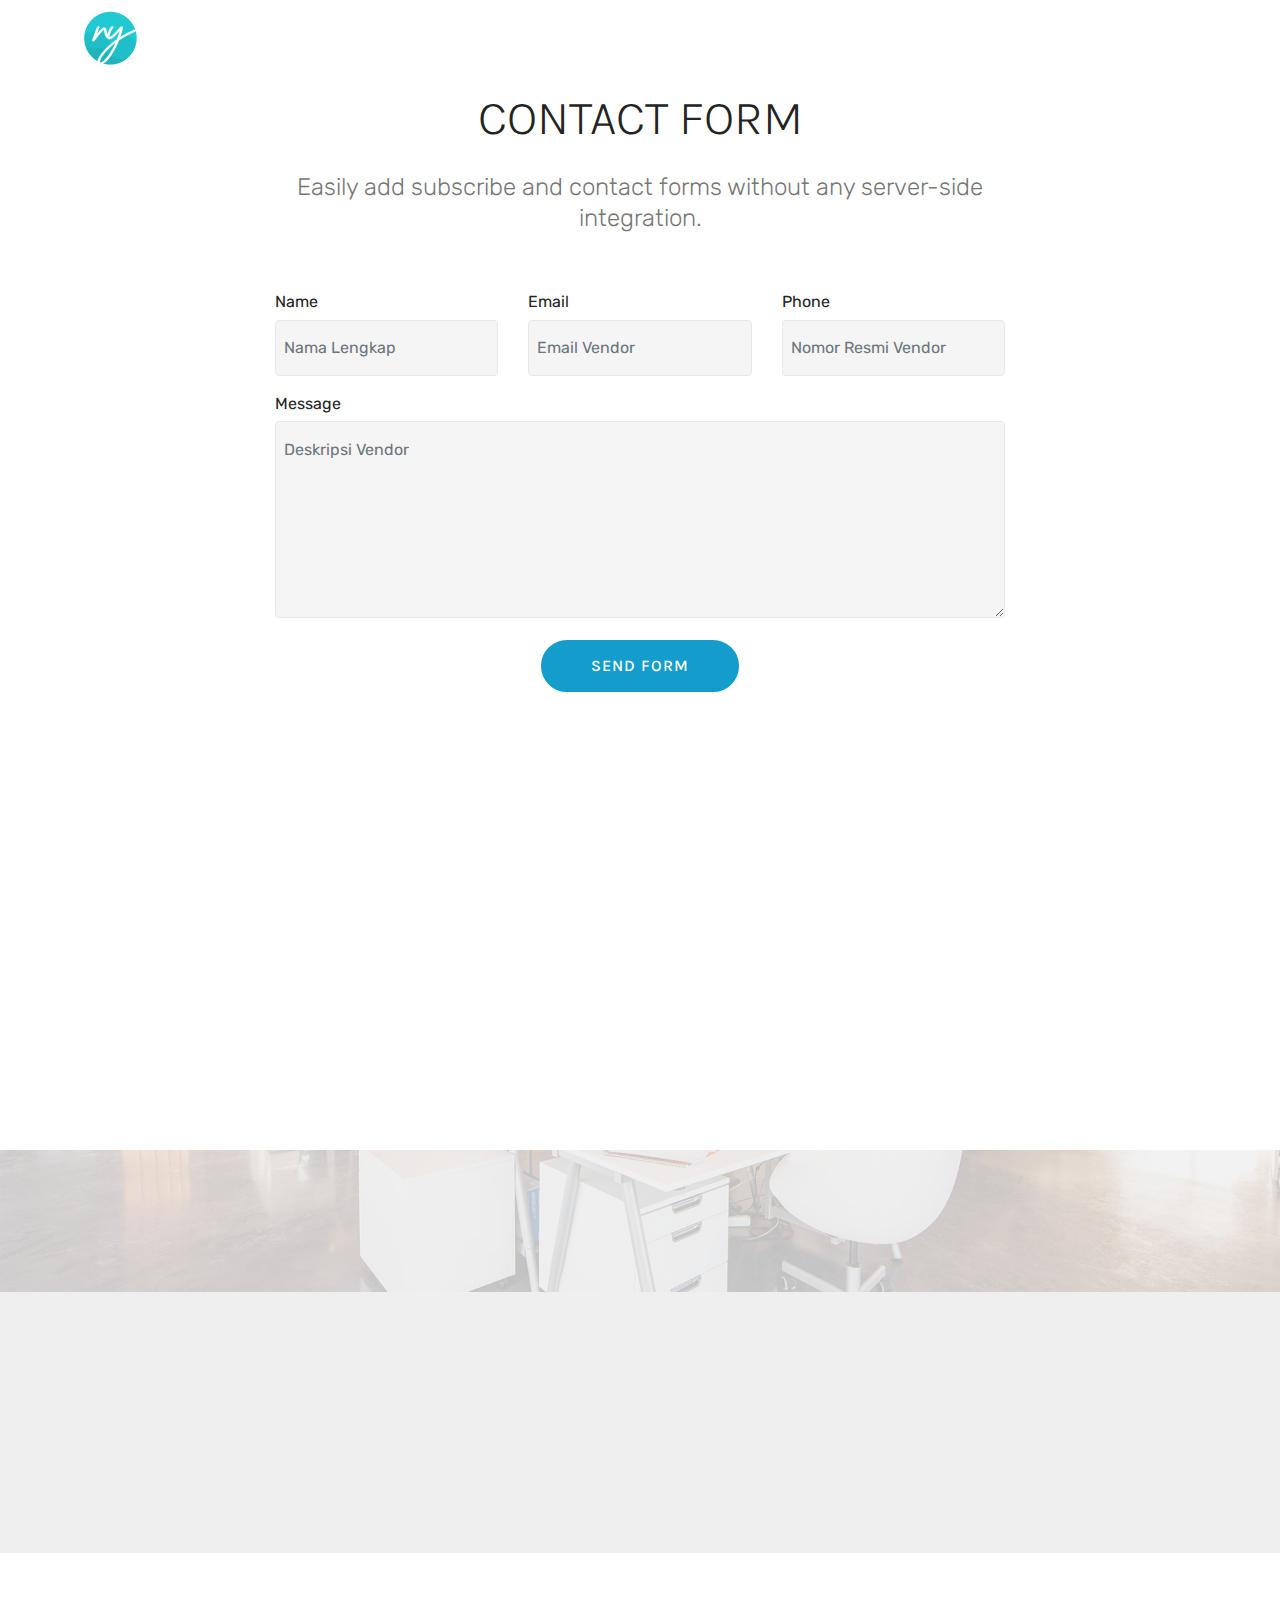
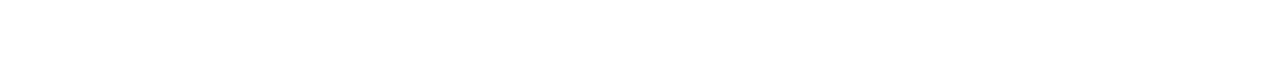
<file: page6.html>
<!DOCTYPE html>
<html >
<head>
  <!-- Site made with Mobirise Website Builder v4.9.3, https://mobirise.com -->
  <meta charset="UTF-8">
  <meta http-equiv="X-UA-Compatible" content="IE=edge">
  <meta name="generator" content="Mobirise v4.9.3, mobirise.com">
  <meta name="viewport" content="width=device-width, initial-scale=1, minimum-scale=1">
  <link rel="shortcut icon" href="assets/images/ny-logo-122x122.png" type="image/x-icon">
  <meta name="description" content="Web Site Builder Description">
  <title>Register Vendor</title>
  <link rel="stylesheet" href="assets/web/assets/mobirise-icons/mobirise-icons.css">
  <link rel="stylesheet" href="assets/tether/tether.min.css">
  <link rel="stylesheet" href="assets/bootstrap/css/bootstrap.min.css">
  <link rel="stylesheet" href="assets/bootstrap/css/bootstrap-grid.min.css">
  <link rel="stylesheet" href="assets/bootstrap/css/bootstrap-reboot.min.css">
  <link rel="stylesheet" href="assets/dropdown/css/style.css">
  <link rel="stylesheet" href="assets/animatecss/animate.min.css">
  <link rel="stylesheet" href="assets/socicon/css/styles.css">
  <link rel="stylesheet" href="assets/theme/css/style.css">
  <link rel="stylesheet" href="assets/mobirise/css/mbr-additional.css" type="text/css">
  
  
  
</head>
<body>
  <section class="menu cid-rj58pHOeSg" once="menu" id="menu1-2k">

    

    <nav class="navbar navbar-expand beta-menu navbar-dropdown align-items-center navbar-fixed-top navbar-toggleable-sm bg-color transparent">
        <button class="navbar-toggler navbar-toggler-right" type="button" data-toggle="collapse" data-target="#navbarSupportedContent" aria-controls="navbarSupportedContent" aria-expanded="false" aria-label="Toggle navigation">
            <div class="hamburger">
                <span></span>
                <span></span>
                <span></span>
                <span></span>
            </div>
        </button>
        <div class="menu-logo">
            <div class="navbar-brand">
                <span class="navbar-logo">
                    <a href="index.html">
                         <img src="assets/images/ny-logo-122x122.png" alt="Nikahyuk" title="Nikahyuk" style="height: 3.8rem;">
                    </a>
                </span>
                
            </div>
        </div>
        <div class="collapse navbar-collapse" id="navbarSupportedContent">
            <ul class="navbar-nav nav-dropdown nav-right" data-app-modern-menu="true"><li class="nav-item dropdown"><a class="nav-link link text-white dropdown-toggle display-4" href="https://mobirise.com" data-toggle="dropdown-submenu" aria-expanded="false"><span class="mbri-sale mbr-iconfont mbr-iconfont-btn"></span>
                        Vendor</a><div class="dropdown-menu"><a class="text-white dropdown-item display-4" href="page1.html">Vendor</a><a class="text-white dropdown-item display-4" href="page2.html" target="_blank">Join Vendor</a></div></li><li class="nav-item"><a class="nav-link link text-white display-4" href="page3.html"><span class="mbri-cart-add mbr-iconfont mbr-iconfont-btn"></span>
                        
                        Services
                    </a></li><li class="nav-item">
                    <a class="nav-link link text-white display-4" href="page5.html">
                        <span class="mbri-search mbr-iconfont mbr-iconfont-btn"></span>Tentang Kami</a>
                </li><li class="nav-item"><a class="nav-link link text-white display-4" href="page4.html"><span class="mbri-users mbr-iconfont mbr-iconfont-btn"></span>Daftar &amp; Masuk</a></li></ul>
            
        </div>
    </nav>
</section>

<section class="engine"><a href="https://mobirise.info/l">free web templates</a></section><section class="mbr-section form1 cid-rj51ojGtPS" id="form1-25">

    

    
    <div class="container">
        <div class="row justify-content-center">
            <div class="title col-12 col-lg-8">
                <h2 class="mbr-section-title align-center pb-3 mbr-fonts-style display-2">
                    CONTACT FORM
                </h2>
                <h3 class="mbr-section-subtitle align-center mbr-light pb-3 mbr-fonts-style display-5">
                    Easily add subscribe and contact forms without any server-side integration.
                </h3>
            </div>
        </div>
    </div>
    <div class="container">
        <div class="row justify-content-center">
            <div class="media-container-column col-lg-8" data-form-type="formoid">
                    <div data-form-alert="" hidden="">Terimakasih telah bergabung bersama kami, kami akan menghubungi vendormu untuk transaksi pembayaran lebih lanjutnya.</div>
            
                    <form class="mbr-form" action="https://mobirise.com/" method="post" data-form-title="Mobirise Form"><input type="hidden" name="email" data-form-email="true" value="D9EUokpaoqyOCkULUSQsEKNBc6mE+03qZO5/V/OqZh7RC858F4XPCCJNjRYCT8api9qwpxBlLRuHNdzaAOckKxbfCwo7nmGrDdqjmI10nQxIIReI9cmU2RhKI9g6EtRj">
                        <div class="row row-sm-offset">
                            <div class="col-md-4 multi-horizontal" data-for="name">
                                <div class="form-group">
                                    <label class="form-control-label mbr-fonts-style display-7" for="name-form1-25">Name</label>
                                    <input type="text" class="form-control" name="name" data-form-field="Name" required="" placeholder="Nama Lengkap" id="name-form1-25">
                                </div>
                            </div>
                            <div class="col-md-4 multi-horizontal" data-for="email">
                                <div class="form-group">
                                    <label class="form-control-label mbr-fonts-style display-7" for="email-form1-25">Email</label>
                                    <input type="email" class="form-control" name="email" data-form-field="Email" required="" placeholder="Email Vendor" id="email-form1-25">
                                </div>
                            </div>
                            <div class="col-md-4 multi-horizontal" data-for="phone">
                                <div class="form-group">
                                    <label class="form-control-label mbr-fonts-style display-7" for="phone-form1-25">Phone</label>
                                    <input type="tel" class="form-control" name="phone" data-form-field="Phone" placeholder="Nomor Resmi Vendor" id="phone-form1-25">
                                </div>
                            </div>
                        </div>
                        <div class="form-group" data-for="message">
                            <label class="form-control-label mbr-fonts-style display-7" for="message-form1-25">Message</label>
                            <textarea type="text" class="form-control" name="message" rows="7" data-form-field="Message" placeholder="Deskripsi Vendor" id="message-form1-25"></textarea>
                        </div>
            
                        <span class="input-group-btn">
                            <button href="" type="submit" class="btn btn-primary btn-form display-4">SEND FORM</button>
                        </span>
                    </form>
            </div>
        </div>
    </div>
</section>

<section class="mbr-section contacts2 cid-rj52wtvwEu" id="contacts2-27">
    <!---->
    
    <!---->
    <!--Overlay-->
    
    <!--Container-->
    <div class="container">
        <div class="row">
            <!--Titles-->
            <div class="title col-12">
                <h2 class="align-left mbr-fonts-style display-1">
                    Our Contacts
                </h2>
                
            </div>
            <div class="col-12">
                <div class="row justify-content-center">
                    <div class="col-12 col-md-4">
                        <div class="b b-adress">
                            <h5 class="align-left mbr-fonts-style m-0 display-5">
                                Address:
                            </h5>
                            <p class="mbr-text align-left mbr-fonts-style display-7">
                                350 5th Ave, New York, NY 10118, USA
                            </p>
                        </div>
                    </div>
                    <div class="col-12 col-md-4">
                        <div class="b b-phone">
                            <h5 class="align-left mbr-fonts-style m-0 display-5">
                                Phone:
                            </h5>
                            <p class="mbr-text align-left mbr-fonts-style display-7">
                                +1 (0) 000 0000 001
                            </p>
                        </div>
                    </div>
                    <div class="col-12 col-md-4">
                        <div class="b b-mail">
                            <h5 class="align-left mbr-fonts-style m-0 display-5">
                                E-mail:
                            </h5>
                            <p class="mbr-text align-left mbr-fonts-style display-7">
                                youremail@mail.com
                            </p>
                        </div>
                    </div>
                </div>
            </div>
        </div>
    </div>
</section>

<section class="mbr-section form3 cid-rj51r7eJbJ mbr-parallax-background" id="form3-26">

    

    <div class="mbr-overlay" style="opacity: 0.8; background-color: rgb(239, 239, 239);">
    </div>

    <div class="container">
        <div class="row justify-content-center">
            <div class="title col-12 col-lg-8">
                <h2 class="align-center pb-2 mbr-fonts-style display-2">
                    SUBSCRIBE FORM
                </h2>
                <h3 class="mbr-section-subtitle align-center pb-5 mbr-light mbr-fonts-style display-5">
                    Subscribe to our Newsletter
                </h3>
            </div>
        </div>

        <div class="row py-2 justify-content-center">
            <div class="col-12 col-lg-6  col-md-8 " data-form-type="formoid">
                <div data-form-alert="" hidden="">Terimakasih sudah men-Subcribe kami !</div>
                <form class="mbr-form" action="https://mobirise.com/" method="post" data-form-title="Mobirise Form"><input type="hidden" name="email" data-form-email="true" value="q5NNr/Oj7eTGa0xRs+awN9jSYj+AGvQ+rFS0oNlCxMK+jeaAv35EbVzte9U05oZ00Nrr2KUNqmjyvQVs9kwFzU3pn/F0Vw0OwuuLkJbP0p8M37hepxS8P9IjWUqPrmg9">
                    <div class="mbr-subscribe input-group">
                        <input class="form-control" type="email" name="email" placeholder="Email" data-form-field="Email" required="" id="email-form3-26">
                        <span class="input-group-btn"><button href="" type="submit" class="btn btn-primary display-4">SUBSCRIBE</button></span>
                    </div>
                </form>
            </div>
        </div>
    </div>
</section>

<section once="" class="cid-rj4ZYF7iEX mbr-reveal" id="footer7-24">

    

    

    <div class="container">
        <div class="media-container-row align-center mbr-white">
            
            <div class="row social-row">
                <div class="social-list align-right pb-2">
                    
                    
                    
                    
                    
                    
                <div class="soc-item">
                        <a href="https://twitter.com/mobirise" target="_blank">
                            <span class="socicon-twitter socicon mbr-iconfont mbr-iconfont-social"></span>
                        </a>
                    </div><div class="soc-item">
                        <a href="https://instagram.com//nikahyukofficial" target="_blank">
                            <span class="mbr-iconfont mbr-iconfont-social socicon-instagram socicon"></span>
                        </a>
                    </div><div class="soc-item">
                        <a href="https://twitter.com/mobirise" target="_blank">
                            <span class="mbr-iconfont mbr-iconfont-social socicon-facebook socicon"></span>
                        </a>
                    </div><div class="soc-item">
                        <a href="mailto:admin@nikahyuk.com">
                            <span class="mbr-iconfont mbr-iconfont-social socicon-mail socicon"></span>
                        </a>
                    </div></div>
            </div>
            <div class="row row-copirayt">
                <p class="mbr-text mb-0 mbr-fonts-style mbr-white align-center display-7">
                    © Copyright 2019 | Nikahyuk</p>
            </div>
        </div>
    </div>
</section>


  <script src="assets/web/assets/jquery/jquery.min.js"></script>
  <script src="assets/popper/popper.min.js"></script>
  <script src="assets/tether/tether.min.js"></script>
  <script src="assets/bootstrap/js/bootstrap.min.js"></script>
  <script src="assets/smoothscroll/smooth-scroll.js"></script>
  <script src="assets/dropdown/js/script.min.js"></script>
  <script src="assets/touchswipe/jquery.touch-swipe.min.js"></script>
  <script src="assets/viewportchecker/jquery.viewportchecker.js"></script>
  <script src="assets/parallax/jarallax.min.js"></script>
  <script src="assets/theme/js/script.js"></script>
  <script src="assets/formoid/formoid.min.js"></script>
  
  
  <input name="animation" type="hidden">
  </body>
</html>
</file>
<file: assets/web/assets/mobirise-icons/mobirise-icons.css>
@font-face {
  font-family: 'MobiriseIcons';
  src:  url('mobirise-icons.eot?spat4u');
  src:  url('mobirise-icons.eot?spat4u#iefix') format('embedded-opentype'),
    url('mobirise-icons.ttf?spat4u') format('truetype'),
    url('mobirise-icons.woff?spat4u') format('woff'),
    url('mobirise-icons.svg?spat4u#MobiriseIcons') format('svg');
  font-weight: normal;
  font-style: normal;
}

[class^="mbri-"], [class*=" mbri-"] {
  /* use !important to prevent issues with browser extensions that change fonts */
  font-family: MobiriseIcons !important;
  speak: none;
  font-style: normal;
  font-weight: normal;
  font-variant: normal;
  text-transform: none;
  line-height: 1;

  /* Better Font Rendering =========== */
  -webkit-font-smoothing: antialiased;
  -moz-osx-font-smoothing: grayscale;
}

.mbri-add-submenu:before {
  content: "\e900";
}
.mbri-alert:before {
  content: "\e901";
}
.mbri-align-center:before {
  content: "\e902";
}
.mbri-align-justify:before {
  content: "\e903";
}
.mbri-align-left:before {
  content: "\e904";
}
.mbri-align-right:before {
  content: "\e905";
}
.mbri-android:before {
  content: "\e906";
}
.mbri-apple:before {
  content: "\e907";
}
.mbri-arrow-down:before {
  content: "\e908";
}
.mbri-arrow-next:before {
  content: "\e909";
}
.mbri-arrow-prev:before {
  content: "\e90a";
}
.mbri-arrow-up:before {
  content: "\e90b";
}
.mbri-bold:before {
  content: "\e90c";
}
.mbri-bookmark:before {
  content: "\e90d";
}
.mbri-bootstrap:before {
  content: "\e90e";
}
.mbri-briefcase:before {
  content: "\e90f";
}
.mbri-browse:before {
  content: "\e910";
}
.mbri-bulleted-list:before {
  content: "\e911";
}
.mbri-calendar:before {
  content: "\e912";
}
.mbri-camera:before {
  content: "\e913";
}
.mbri-cart-add:before {
  content: "\e914";
}
.mbri-cart-full:before {
  content: "\e915";
}
.mbri-cash:before {
  content: "\e916";
}
.mbri-change-style:before {
  content: "\e917";
}
.mbri-chat:before {
  content: "\e918";
}
.mbri-clock:before {
  content: "\e919";
}
.mbri-close:before {
  content: "\e91a";
}
.mbri-cloud:before {
  content: "\e91b";
}
.mbri-code:before {
  content: "\e91c";
}
.mbri-contact-form:before {
  content: "\e91d";
}
.mbri-credit-card:before {
  content: "\e91e";
}
.mbri-cursor-click:before {
  content: "\e91f";
}
.mbri-cust-feedback:before {
  content: "\e920";
}
.mbri-database:before {
  content: "\e921";
}
.mbri-delivery:before {
  content: "\e922";
}
.mbri-desktop:before {
  content: "\e923";
}
.mbri-devices:before {
  content: "\e924";
}
.mbri-down:before {
  content: "\e925";
}
.mbri-download:before {
  content: "\e989";
}
.mbri-drag-n-drop:before {
  content: "\e927";
}
.mbri-drag-n-drop2:before {
  content: "\e928";
}
.mbri-edit:before {
  content: "\e929";
}
.mbri-edit2:before {
  content: "\e92a";
}
.mbri-error:before {
  content: "\e92b";
}
.mbri-extension:before {
  content: "\e92c";
}
.mbri-features:before {
  content: "\e92d";
}
.mbri-file:before {
  content: "\e92e";
}
.mbri-flag:before {
  content: "\e92f";
}
.mbri-folder:before {
  content: "\e930";
}
.mbri-gift:before {
  content: "\e931";
}
.mbri-github:before {
  content: "\e932";
}
.mbri-globe:before {
  content: "\e933";
}
.mbri-globe-2:before {
  content: "\e934";
}
.mbri-growing-chart:before {
  content: "\e935";
}
.mbri-hearth:before {
  content: "\e936";
}
.mbri-help:before {
  content: "\e937";
}
.mbri-home:before {
  content: "\e938";
}
.mbri-hot-cup:before {
  content: "\e939";
}
.mbri-idea:before {
  content: "\e93a";
}
.mbri-image-gallery:before {
  content: "\e93b";
}
.mbri-image-slider:before {
  content: "\e93c";
}
.mbri-info:before {
  content: "\e93d";
}
.mbri-italic:before {
  content: "\e93e";
}
.mbri-key:before {
  content: "\e93f";
}
.mbri-laptop:before {
  content: "\e940";
}
.mbri-layers:before {
  content: "\e941";
}
.mbri-left-right:before {
  content: "\e942";
}
.mbri-left:before {
  content: "\e943";
}
.mbri-letter:before {
  content: "\e944";
}
.mbri-like:before {
  content: "\e945";
}
.mbri-link:before {
  content: "\e946";
}
.mbri-lock:before {
  content: "\e947";
}
.mbri-login:before {
  content: "\e948";
}
.mbri-logout:before {
  content: "\e949";
}
.mbri-magic-stick:before {
  content: "\e94a";
}
.mbri-map-pin:before {
  content: "\e94b";
}
.mbri-menu:before {
  content: "\e94c";
}
.mbri-mobile:before {
  content: "\e94d";
}
.mbri-mobile2:before {
  content: "\e94e";
}
.mbri-mobirise:before {
  content: "\e94f";
}
.mbri-more-horizontal:before {
  content: "\e950";
}
.mbri-more-vertical:before {
  content: "\e951";
}
.mbri-music:before {
  content: "\e952";
}
.mbri-new-file:before {
  content: "\e953";
}
.mbri-numbered-list:before {
  content: "\e954";
}
.mbri-opened-folder:before {
  content: "\e955";
}
.mbri-pages:before {
  content: "\e956";
}
.mbri-paper-plane:before {
  content: "\e957";
}
.mbri-paperclip:before {
  content: "\e958";
}
.mbri-photo:before {
  content: "\e959";
}
.mbri-photos:before {
  content: "\e95a";
}
.mbri-pin:before {
  content: "\e95b";
}
.mbri-play:before {
  content: "\e95c";
}
.mbri-plus:before {
  content: "\e95d";
}
.mbri-preview:before {
  content: "\e95e";
}
.mbri-print:before {
  content: "\e95f";
}
.mbri-protect:before {
  content: "\e960";
}
.mbri-question:before {
  content: "\e961";
}
.mbri-quote-left:before {
  content: "\e962";
}
.mbri-quote-right:before {
  content: "\e963";
}
.mbri-refresh:before {
  content: "\e964";
}
.mbri-responsive:before {
  content: "\e965";
}
.mbri-right:before {
  content: "\e966";
}
.mbri-rocket:before {
  content: "\e967";
}
.mbri-sad-face:before {
  content: "\e968";
}
.mbri-sale:before {
  content: "\e969";
}
.mbri-save:before {
  content: "\e96a";
}
.mbri-search:before {
  content: "\e96b";
}
.mbri-setting:before {
  content: "\e96c";
}
.mbri-setting2:before {
  content: "\e96d";
}
.mbri-setting3:before {
  content: "\e96e";
}
.mbri-share:before {
  content: "\e96f";
}
.mbri-shopping-bag:before {
  content: "\e970";
}
.mbri-shopping-basket:before {
  content: "\e971";
}
.mbri-shopping-cart:before {
  content: "\e972";
}
.mbri-sites:before {
  content: "\e973";
}
.mbri-smile-face:before {
  content: "\e974";
}
.mbri-speed:before {
  content: "\e975";
}
.mbri-star:before {
  content: "\e976";
}
.mbri-success:before {
  content: "\e977";
}
.mbri-sun:before {
  content: "\e978";
}
.mbri-sun2:before {
  content: "\e979";
}
.mbri-tablet:before {
  content: "\e97a";
}
.mbri-tablet-vertical:before {
  content: "\e97b";
}
.mbri-target:before {
  content: "\e97c";
}
.mbri-timer:before {
  content: "\e97d";
}
.mbri-to-ftp:before {
  content: "\e97e";
}
.mbri-to-local-drive:before {
  content: "\e97f";
}
.mbri-touch-swipe:before {
  content: "\e980";
}
.mbri-touch:before {
  content: "\e981";
}
.mbri-trash:before {
  content: "\e982";
}
.mbri-underline:before {
  content: "\e983";
}
.mbri-unlink:before {
  content: "\e984";
}
.mbri-unlock:before {
  content: "\e985";
}
.mbri-up-down:before {
  content: "\e986";
}
.mbri-up:before {
  content: "\e987";
}
.mbri-update:before {
  content: "\e988";
}
.mbri-upload:before {
 content: "\e926"; 
}
.mbri-user:before {
  content: "\e98a";
}
.mbri-user2:before {
  content: "\e98b";
}
.mbri-users:before {
  content: "\e98c";
}
.mbri-video:before {
  content: "\e98d";
}
.mbri-video-play:before {
  content: "\e98e";
}
.mbri-watch:before {
  content: "\e98f";
}
.mbri-website-theme:before {
  content: "\e990";
}
.mbri-wifi:before {
  content: "\e991";
}
.mbri-windows:before {
  content: "\e992";
}
.mbri-zoom-out:before {
  content: "\e993";
}
.mbri-redo:before {
  content: "\e994";
}
.mbri-undo:before {
  content: "\e995";
}
</file>
<file: assets/dropdown/css/style.css>
.navbar-dropdown {
  left: 0;
  padding: 0;
  position: absolute;
  right: 0;
  top: 0;
  transition: all 0.45s ease;
  z-index: 1030;
  background: #282828; }
  .navbar-dropdown .navbar-logo {
    margin-right: 0.8rem;
    transition: margin 0.3s ease-in-out;
    vertical-align: middle; }
    .navbar-dropdown .navbar-logo img {
      height: 3.125rem;
      transition: all 0.3s ease-in-out; }
    .navbar-dropdown .navbar-logo.mbr-iconfont {
      font-size: 3.125rem;
      line-height: 3.125rem; }
  .navbar-dropdown .navbar-caption {
    font-weight: 700;
    white-space: normal;
    vertical-align: -4px;
    line-height: 3.125rem !important; }
    .navbar-dropdown .navbar-caption, .navbar-dropdown .navbar-caption:hover {
      color: inherit;
      text-decoration: none; }
  .navbar-dropdown .mbr-iconfont + .navbar-caption {
    vertical-align: -1px; }
  .navbar-dropdown.navbar-fixed-top {
    position: fixed; }
  .navbar-dropdown .navbar-brand span {
    vertical-align: -4px; }
  .navbar-dropdown.bg-color.transparent {
    background: none; }
  .navbar-dropdown.navbar-short .navbar-brand {
    padding: 0.625rem 0; }
    .navbar-dropdown.navbar-short .navbar-brand span {
      vertical-align: -1px; }
  .navbar-dropdown.navbar-short .navbar-caption {
    line-height: 2.375rem !important;
    vertical-align: -2px; }
  .navbar-dropdown.navbar-short .navbar-logo {
    margin-right: 0.5rem; }
    .navbar-dropdown.navbar-short .navbar-logo img {
      height: 2.375rem; }
    .navbar-dropdown.navbar-short .navbar-logo.mbr-iconfont {
      font-size: 2.375rem;
      line-height: 2.375rem; }
  .navbar-dropdown.navbar-short .mbr-table-cell {
    height: 3.625rem; }
  .navbar-dropdown .navbar-close {
    left: 0.6875rem;
    position: fixed;
    top: 0.75rem;
    z-index: 1000; }
  .navbar-dropdown .hamburger-icon {
    content: "";
    display: inline-block;
    vertical-align: middle;
    width: 16px;
    -webkit-box-shadow: 0 -6px 0 1px #282828,0 0 0 1px #282828,0 6px 0 1px #282828;
    -moz-box-shadow: 0 -6px 0 1px #282828,0 0 0 1px #282828,0 6px 0 1px #282828;
    box-shadow: 0 -6px 0 1px #282828,0 0 0 1px #282828,0 6px 0 1px #282828; }

.dropdown-menu .dropdown-toggle[data-toggle="dropdown-submenu"]::after {
  border-bottom: 0.35em solid transparent;
  border-left: 0.35em solid;
  border-right: 0;
  border-top: 0.35em solid transparent;
  margin-left: 0.3rem; }

.dropdown-menu .dropdown-item:focus {
  outline: 0; }

.nav-dropdown {
  font-size: 0.75rem;
  font-weight: 500;
  height: auto !important; }
  .nav-dropdown .nav-btn {
    padding-left: 1rem; }
  .nav-dropdown .link {
    margin: .667em 1.667em;
    font-weight: 500;
    padding: 0;
    transition: color .2s ease-in-out; }
    .nav-dropdown .link.dropdown-toggle {
      margin-right: 2.583em; }
      .nav-dropdown .link.dropdown-toggle::after {
        margin-left: .25rem;
        border-top: 0.35em solid;
        border-right: 0.35em solid transparent;
        border-left: 0.35em solid transparent;
        border-bottom: 0; }
      .nav-dropdown .link.dropdown-toggle[aria-expanded="true"] {
        margin: 0;
        padding: 0.667em 3.263em  0.667em 1.667em; }
  .nav-dropdown .link::after,
  .nav-dropdown .dropdown-item::after {
    color: inherit; }
  .nav-dropdown .btn {
    font-size: 0.75rem;
    font-weight: 700;
    letter-spacing: 0;
    margin-bottom: 0;
    padding-left: 1.25rem;
    padding-right: 1.25rem; }
  .nav-dropdown .dropdown-menu {
    border-radius: 0;
    border: 0;
    left: 0;
    margin: 0;
    padding-bottom: 1.25rem;
    padding-top: 1.25rem;
    position: relative; }
  .nav-dropdown .dropdown-submenu {
    margin-left: 0.125rem;
    top: 0; }
  .nav-dropdown .dropdown-item {
    font-weight: 500;
    line-height: 2;
    padding: 0.3846em 4.615em 0.3846em 1.5385em;
    position: relative;
    transition: color .2s ease-in-out, background-color .2s ease-in-out; }
    .nav-dropdown .dropdown-item::after {
      margin-top: -0.3077em;
      position: absolute;
      right: 1.1538em;
      top: 50%; }
    .nav-dropdown .dropdown-item:focus, .nav-dropdown .dropdown-item:hover {
      background: none; }

@media (max-width: 767px) {
  .nav-dropdown.navbar-toggleable-sm {
    bottom: 0;
    display: none;
    left: 0;
    overflow-x: hidden;
    position: fixed;
    top: 0;
    transform: translateX(-100%);
    -ms-transform: translateX(-100%);
    -webkit-transform: translateX(-100%);
    width: 18.75rem;
    z-index: 999; } }
.nav-dropdown.navbar-toggleable-xl {
  bottom: 0;
  display: none;
  left: 0;
  overflow-x: hidden;
  position: fixed;
  top: 0;
  transform: translateX(-100%);
  -ms-transform: translateX(-100%);
  -webkit-transform: translateX(-100%);
  width: 18.75rem;
  z-index: 999; }

.nav-dropdown-sm {
  display: block !important;
  overflow-x: hidden;
  overflow: auto;
  padding-top: 3.875rem; }
  .nav-dropdown-sm::after {
    content: "";
    display: block;
    height: 3rem;
    width: 100%; }
  .nav-dropdown-sm.collapse.in ~ .navbar-close {
    display: block !important; }
  .nav-dropdown-sm.collapsing, .nav-dropdown-sm.collapse.in {
    transform: translateX(0);
    -ms-transform: translateX(0);
    -webkit-transform: translateX(0);
    transition: all 0.25s ease-out;
    -webkit-transition: all 0.25s ease-out;
    background: #282828; }
  .nav-dropdown-sm.collapsing[aria-expanded="false"] {
    transform: translateX(-100%);
    -ms-transform: translateX(-100%);
    -webkit-transform: translateX(-100%); }
  .nav-dropdown-sm .nav-item {
    display: block;
    margin-left: 0 !important;
    padding-left: 0; }
  .nav-dropdown-sm .link,
  .nav-dropdown-sm .dropdown-item {
    border-top: 1px dotted rgba(255, 255, 255, 0.1);
    font-size: 0.8125rem;
    line-height: 1.6;
    margin: 0 !important;
    padding: 0.875rem 2.4rem 0.875rem 1.5625rem !important;
    position: relative;
    white-space: normal; }
    .nav-dropdown-sm .link:focus, .nav-dropdown-sm .link:hover,
    .nav-dropdown-sm .dropdown-item:focus,
    .nav-dropdown-sm .dropdown-item:hover {
      background: rgba(0, 0, 0, 0.2) !important;
      color: #c0a375; }
  .nav-dropdown-sm .nav-btn {
    position: relative;
    padding: 1.5625rem 1.5625rem 0 1.5625rem; }
    .nav-dropdown-sm .nav-btn::before {
      border-top: 1px dotted rgba(255, 255, 255, 0.1);
      content: "";
      left: 0;
      position: absolute;
      top: 0;
      width: 100%; }
    .nav-dropdown-sm .nav-btn + .nav-btn {
      padding-top: 0.625rem; }
      .nav-dropdown-sm .nav-btn + .nav-btn::before {
        display: none; }
  .nav-dropdown-sm .btn {
    padding: 0.625rem 0; }
  .nav-dropdown-sm .dropdown-toggle[data-toggle="dropdown-submenu"]::after {
    margin-left: .25rem;
    border-top: 0.35em solid;
    border-right: 0.35em solid transparent;
    border-left: 0.35em solid transparent;
    border-bottom: 0; }
  .nav-dropdown-sm .dropdown-toggle[data-toggle="dropdown-submenu"][aria-expanded="true"]::after {
    border-top: 0;
    border-right: 0.35em solid transparent;
    border-left: 0.35em solid transparent;
    border-bottom: 0.35em solid; }
  .nav-dropdown-sm .dropdown-menu {
    margin: 0;
    padding: 0;
    position: relative;
    top: 0;
    left: 0;
    width: 100%;
    border: 0;
    float: none;
    border-radius: 0;
    background: none; }
  .nav-dropdown-sm .dropdown-submenu {
    left: 100%;
    margin-left: 0.125rem;
    margin-top: -1.25rem;
    top: 0; }

.navbar-toggleable-sm .nav-dropdown .dropdown-menu {
  position: absolute; }

.navbar-toggleable-sm .nav-dropdown .dropdown-submenu {
  left: 100%;
  margin-left: 0.125rem;
  margin-top: -1.25rem;
  top: 0; }

.navbar-toggleable-sm.opened .nav-dropdown .dropdown-menu {
  position: relative; }

.navbar-toggleable-sm.opened .nav-dropdown .dropdown-submenu {
  left: 0;
  margin-left: 00rem;
  margin-top: 0rem;
  top: 0; }

.is-builder .nav-dropdown.collapsing {
  transition: none !important; }

/*# sourceMappingURL=style.css.map */
</file>
<file: assets/socicon/css/styles.css>
@charset "UTF-8";

@font-face {
  font-family: "socicon";
  src:url("../fonts/socicon.eot");
  src:url("../fonts/socicon.eot?#iefix") format("embedded-opentype"),
    url("../fonts/socicon.woff") format("woff"),
    url("../fonts/socicon.ttf") format("truetype"),
    url("../fonts/socicon.svg#socicon") format("svg");
  font-weight: normal;
  font-style: normal;

}

[data-icon]:before {
  font-family: "socicon" !important;
  content: attr(data-icon);
  font-style: normal !important;
  font-weight: normal !important;
  font-variant: normal !important;
  text-transform: none !important;
  speak: none;
  line-height: 1;
  -webkit-font-smoothing: antialiased;
  -moz-osx-font-smoothing: grayscale;
}

[class^="socicon-"]:before,
[class*=" socicon-"]:before {
  font-family: "socicon" !important;
  font-style: normal !important;
  font-weight: normal !important;
  font-variant: normal !important;
  text-transform: none !important;
  speak: none;
  line-height: 1;
  -webkit-font-smoothing: antialiased;
  -moz-osx-font-smoothing: grayscale;
}

.socicon-modelmayhem:before {
  content: "\e000";
}
.socicon-mixcloud:before {
  content: "\e001";
}
.socicon-drupal:before {
  content: "\e002";
}
.socicon-swarm:before {
  content: "\e003";
}
.socicon-istock:before {
  content: "\e004";
}
.socicon-yammer:before {
  content: "\e005";
}
.socicon-ello:before {
  content: "\e006";
}
.socicon-stackoverflow:before {
  content: "\e007";
}
.socicon-persona:before {
  content: "\e008";
}
.socicon-triplej:before {
  content: "\e009";
}
.socicon-houzz:before {
  content: "\e00a";
}
.socicon-rss:before {
  content: "\e00b";
}
.socicon-paypal:before {
  content: "\e00c";
}
.socicon-odnoklassniki:before {
  content: "\e00d";
}
.socicon-airbnb:before {
  content: "\e00e";
}
.socicon-periscope:before {
  content: "\e00f";
}
.socicon-outlook:before {
  content: "\e010";
}
.socicon-coderwall:before {
  content: "\e011";
}
.socicon-tripadvisor:before {
  content: "\e012";
}
.socicon-appnet:before {
  content: "\e013";
}
.socicon-goodreads:before {
  content: "\e014";
}
.socicon-tripit:before {
  content: "\e015";
}
.socicon-lanyrd:before {
  content: "\e016";
}
.socicon-slideshare:before {
  content: "\e017";
}
.socicon-buffer:before {
  content: "\e018";
}
.socicon-disqus:before {
  content: "\e019";
}
.socicon-vkontakte:before {
  content: "\e01a";
}
.socicon-whatsapp:before {
  content: "\e01b";
}
.socicon-patreon:before {
  content: "\e01c";
}
.socicon-storehouse:before {
  content: "\e01d";
}
.socicon-pocket:before {
  content: "\e01e";
}
.socicon-mail:before {
  content: "\e01f";
}
.socicon-blogger:before {
  content: "\e020";
}
.socicon-technorati:before {
  content: "\e021";
}
.socicon-reddit:before {
  content: "\e022";
}
.socicon-dribbble:before {
  content: "\e023";
}
.socicon-stumbleupon:before {
  content: "\e024";
}
.socicon-digg:before {
  content: "\e025";
}
.socicon-envato:before {
  content: "\e026";
}
.socicon-behance:before {
  content: "\e027";
}
.socicon-delicious:before {
  content: "\e028";
}
.socicon-deviantart:before {
  content: "\e029";
}
.socicon-forrst:before {
  content: "\e02a";
}
.socicon-play:before {
  content: "\e02b";
}
.socicon-zerply:before {
  content: "\e02c";
}
.socicon-wikipedia:before {
  content: "\e02d";
}
.socicon-apple:before {
  content: "\e02e";
}
.socicon-flattr:before {
  content: "\e02f";
}
.socicon-github:before {
  content: "\e030";
}
.socicon-renren:before {
  content: "\e031";
}
.socicon-friendfeed:before {
  content: "\e032";
}
.socicon-newsvine:before {
  content: "\e033";
}
.socicon-identica:before {
  content: "\e034";
}
.socicon-bebo:before {
  content: "\e035";
}
.socicon-zynga:before {
  content: "\e036";
}
.socicon-steam:before {
  content: "\e037";
}
.socicon-xbox:before {
  content: "\e038";
}
.socicon-windows:before {
  content: "\e039";
}
.socicon-qq:before {
  content: "\e03a";
}
.socicon-douban:before {
  content: "\e03b";
}
.socicon-meetup:before {
  content: "\e03c";
}
.socicon-playstation:before {
  content: "\e03d";
}
.socicon-android:before {
  content: "\e03e";
}
.socicon-snapchat:before {
  content: "\e03f";
}
.socicon-twitter:before {
  content: "\e040";
}
.socicon-facebook:before {
  content: "\e041";
}
.socicon-googleplus:before {
  content: "\e042";
}
.socicon-pinterest:before {
  content: "\e043";
}
.socicon-foursquare:before {
  content: "\e044";
}
.socicon-yahoo:before {
  content: "\e045";
}
.socicon-skype:before {
  content: "\e046";
}
.socicon-yelp:before {
  content: "\e047";
}
.socicon-feedburner:before {
  content: "\e048";
}
.socicon-linkedin:before {
  content: "\e049";
}
.socicon-viadeo:before {
  content: "\e04a";
}
.socicon-xing:before {
  content: "\e04b";
}
.socicon-myspace:before {
  content: "\e04c";
}
.socicon-soundcloud:before {
  content: "\e04d";
}
.socicon-spotify:before {
  content: "\e04e";
}
.socicon-grooveshark:before {
  content: "\e04f";
}
.socicon-lastfm:before {
  content: "\e050";
}
.socicon-youtube:before {
  content: "\e051";
}
.socicon-vimeo:before {
  content: "\e052";
}
.socicon-dailymotion:before {
  content: "\e053";
}
.socicon-vine:before {
  content: "\e054";
}
.socicon-flickr:before {
  content: "\e055";
}
.socicon-500px:before {
  content: "\e056";
}
.socicon-wordpress:before {
  content: "\e058";
}
.socicon-tumblr:before {
  content: "\e059";
}
.socicon-twitch:before {
  content: "\e05a";
}
.socicon-8tracks:before {
  content: "\e05b";
}
.socicon-amazon:before {
  content: "\e05c";
}
.socicon-icq:before {
  content: "\e05d";
}
.socicon-smugmug:before {
  content: "\e05e";
}
.socicon-ravelry:before {
  content: "\e05f";
}
.socicon-weibo:before {
  content: "\e060";
}
.socicon-baidu:before {
  content: "\e061";
}
.socicon-angellist:before {
  content: "\e062";
}
.socicon-ebay:before {
  content: "\e063";
}
.socicon-imdb:before {
  content: "\e064";
}
.socicon-stayfriends:before {
  content: "\e065";
}
.socicon-residentadvisor:before {
  content: "\e066";
}
.socicon-google:before {
  content: "\e067";
}
.socicon-yandex:before {
  content: "\e068";
}
.socicon-sharethis:before {
  content: "\e069";
}
.socicon-bandcamp:before {
  content: "\e06a";
}
.socicon-itunes:before {
  content: "\e06b";
}
.socicon-deezer:before {
  content: "\e06c";
}
.socicon-telegram:before {
  content: "\e06e";
}
.socicon-openid:before {
  content: "\e06f";
}
.socicon-amplement:before {
  content: "\e070";
}
.socicon-viber:before {
  content: "\e071";
}
.socicon-zomato:before {
  content: "\e072";
}
.socicon-draugiem:before {
  content: "\e074";
}
.socicon-endomodo:before {
  content: "\e075";
}
.socicon-filmweb:before {
  content: "\e076";
}
.socicon-stackexchange:before {
  content: "\e077";
}
.socicon-wykop:before {
  content: "\e078";
}
.socicon-teamspeak:before {
  content: "\e079";
}
.socicon-teamviewer:before {
  content: "\e07a";
}
.socicon-ventrilo:before {
  content: "\e07b";
}
.socicon-younow:before {
  content: "\e07c";
}
.socicon-raidcall:before {
  content: "\e07d";
}
.socicon-mumble:before {
  content: "\e07e";
}
.socicon-medium:before {
  content: "\e06d";
}
.socicon-bebee:before {
  content: "\e07f";
}
.socicon-hitbox:before {
  content: "\e080";
}
.socicon-reverbnation:before {
  content: "\e081";
}
.socicon-formulr:before {
  content: "\e082";
}
.socicon-instagram:before {
  content: "\e057";
}
.socicon-battlenet:before {
  content: "\e083";
}
.socicon-chrome:before {
  content: "\e084";
}
.socicon-discord:before {
  content: "\e086";
}
.socicon-issuu:before {
  content: "\e087";
}
.socicon-macos:before {
  content: "\e088";
}
.socicon-firefox:before {
  content: "\e089";
}
.socicon-opera:before {
  content: "\e08d";
}
.socicon-keybase:before {
  content: "\e090";
}
.socicon-alliance:before {
  content: "\e091";
}
.socicon-livejournal:before {
  content: "\e092";
}
.socicon-googlephotos:before {
  content: "\e093";
}
.socicon-horde:before {
  content: "\e094";
}
.socicon-etsy:before {
  content: "\e095";
}
.socicon-zapier:before {
  content: "\e096";
}
.socicon-google-scholar:before {
  content: "\e097";
}
.socicon-researchgate:before {
  content: "\e098";
}
.socicon-wechat:before {
  content: "\e099";
}
.socicon-strava:before {
  content: "\e09a";
}
.socicon-line:before {
  content: "\e09b";
}
.socicon-lyft:before {
  content: "\e09c";
}
.socicon-uber:before {
  content: "\e09d";
}
.socicon-songkick:before {
  content: "\e09e";
}
.socicon-viewbug:before {
  content: "\e09f";
}
.socicon-googlegroups:before {
  content: "\e0a0";
}
.socicon-quora:before {
  content: "\e073";
}
.socicon-diablo:before {
  content: "\e085";
}
.socicon-blizzard:before {
  content: "\e0a1";
}
.socicon-hearthstone:before {
  content: "\e08b";
}
.socicon-heroes:before {
  content: "\e08a";
}
.socicon-overwatch:before {
  content: "\e08c";
}
.socicon-warcraft:before {
  content: "\e08e";
}
.socicon-starcraft:before {
  content: "\e08f";
}
.socicon-beam:before {
  content: "\e0a2";
}
.socicon-curse:before {
  content: "\e0a3";
}
.socicon-player:before {
  content: "\e0a4";
}
.socicon-streamjar:before {
  content: "\e0a5";
}
.socicon-nintendo:before {
  content: "\e0a6";
}
.socicon-hellocoton:before {
  content: "\e0a7";
}
</file>
<file: assets/theme/css/style.css>
/*!
 * Mobirise v4 theme (https://mobirise.com/)
 * Copyright 2017 Mobirise
 */
section {
  background-color: #eeeeee; }

section,
.container,
.container-fluid {
  position: relative;
  word-wrap: break-word; }

a.mbr-iconfont:hover {
  text-decoration: none; }

.article .lead p, .article .lead ul, .article .lead ol, .article .lead pre, .article .lead blockquote {
  margin-bottom: 0; }

a {
  font-style: normal;
  font-weight: 400;
  cursor: pointer; }
  a, a:hover {
    text-decoration: none; }

figure {
  margin-bottom: 0; }

body {
  color: #232323; }

h1, h2, h3, h4, h5, h6,
.h1, .h2, .h3, .h4, .h5, .h6,
.display-1, .display-2, .display-3, .display-4 {
  line-height: 1;
  word-break: break-word;
  word-wrap: break-word; }

b, strong {
  font-weight: bold; }

blockquote {
  padding: 10px 0 10px 20px;
  position: relative;
  border-left: 2px solid;
  border-color: #ff3366; }

input:-webkit-autofill, input:-webkit-autofill:hover, input:-webkit-autofill:focus, input:-webkit-autofill:active {
  transition-delay: 9999s;
  transition-property: background-color, color; }

textarea[type="hidden"] {
  display: none; }

body {
  position: relative; }

section {
  background-position: 50% 50%;
  background-repeat: no-repeat;
  background-size: cover; }
  section .mbr-background-video,
  section .mbr-background-video-preview {
    position: absolute;
    bottom: 0;
    left: 0;
    right: 0;
    top: 0; }

.hidden {
  visibility: hidden; }

.mbr-z-index20 {
  z-index: 20; }

/*! Base colors */
.mbr-white {
  color: #ffffff; }

.mbr-black {
  color: #000000; }

.mbr-bg-white {
  background-color: #ffffff; }

.mbr-bg-black {
  background-color: #000000; }

/*! Text-aligns */
.align-left {
  text-align: left; }

.align-center {
  text-align: center; }

.align-right {
  text-align: right; }

@media (max-width: 767px) {
  .align-left, .align-center, .align-right, .mbr-section-btn, .mbr-section-title {
    text-align: center; } }
/*! Font-weight  */
.mbr-light {
  font-weight: 300; }

.mbr-regular {
  font-weight: 400; }

.mbr-semibold {
  font-weight: 500; }

.mbr-bold {
  font-weight: 700; }

/*! Media  */
.media-size-item {
  -webkit-flex: 1 1 auto;
  -moz-flex: 1 1 auto;
  -ms-flex: 1 1 auto;
  -o-flex: 1 1 auto;
  flex: 1 1 auto; }

.media-content {
  -webkit-flex-basis: 100%;
  flex-basis: 100%; }

.media-container-row {
  display: -ms-flexbox;
  display: -webkit-flex;
  display: flex;
  -webkit-flex-direction: row;
  -ms-flex-direction: row;
  flex-direction: row;
  -webkit-flex-wrap: wrap;
  -ms-flex-wrap: wrap;
  flex-wrap: wrap;
  -webkit-justify-content: center;
  -ms-flex-pack: center;
  justify-content: center;
  -webkit-align-content: center;
  -ms-flex-line-pack: center;
  align-content: center;
  -webkit-align-items: start;
  -ms-flex-align: start;
  align-items: start; }
  .media-container-row .media-size-item {
    width: 400px; }

.media-container-column {
  display: -ms-flexbox;
  display: -webkit-flex;
  display: flex;
  -webkit-flex-direction: column;
  -ms-flex-direction: column;
  flex-direction: column;
  -webkit-flex-wrap: wrap;
  -ms-flex-wrap: wrap;
  flex-wrap: wrap;
  -webkit-justify-content: center;
  -ms-flex-pack: center;
  justify-content: center;
  -webkit-align-content: center;
  -ms-flex-line-pack: center;
  align-content: center;
  -webkit-align-items: stretch;
  -ms-flex-align: stretch;
  align-items: stretch; }
  .media-container-column > * {
    width: 100%; }

@media (min-width: 992px) {
  .media-container-row {
    -webkit-flex-wrap: nowrap;
    -ms-flex-wrap: nowrap;
    flex-wrap: nowrap; } }
figure {
  overflow: hidden; }

figure[mbr-media-size] {
  transition: width 0.1s; }

.mbr-figure img, .mbr-figure iframe {
  display: block;
  width: 100%; }

.card {
  background-color: transparent;
  border: none; }

.card-img {
  text-align: center;
  flex-shrink: 0;
  -webkit-flex-shrink: 0; }

.media {
  max-width: 100%;
  margin: 0 auto; }

.mbr-figure {
  -ms-flex-item-align: center;
  -ms-grid-row-align: center;
  -webkit-align-self: center;
  align-self: center; }

.media-container > div {
  max-width: 100%; }

.mbr-figure img, .card-img img {
  width: 100%; }

@media (max-width: 991px) {
  .media-size-item {
    width: auto !important; }

  .media {
    width: auto; }

  .mbr-figure {
    width: 100% !important; } }
/*! Buttons */
.mbr-section-btn {
  margin-left: -.25rem;
  margin-right: -.25rem;
  font-size: 0; }

nav .mbr-section-btn {
  margin-left: 0rem;
  margin-right: 0rem; }

/*! Btn icon margin */
.btn .mbr-iconfont, .btn.btn-sm .mbr-iconfont {
  cursor: pointer;
  margin-right: 0.5rem; }

.btn.btn-md .mbr-iconfont, .btn.btn-md .mbr-iconfont {
  margin-right: 0.8rem; }

.mbr-regular {
  font-weight: 400; }

.mbr-semibold {
  font-weight: 500; }

.mbr-bold {
  font-weight: 700; }

[type="submit"] {
  -webkit-appearance: none; }

/*! Full-screen */
.mbr-fullscreen .mbr-overlay {
  min-height: 100vh; }

.mbr-fullscreen {
  display: flex;
  display: -webkit-flex;
  display: -moz-flex;
  display: -ms-flex;
  display: -o-flex;
  align-items: center;
  -webkit-align-items: center;
  min-height: 100vh;
  padding-top: 3rem;
  padding-bottom: 3rem; }

/*! Map */
.map {
  height: 25rem;
  position: relative; }
  .map iframe {
    width: 100%;
    height: 100%; }

/* Form */
.form-asterisk {
  font-family: initial;
  position: absolute;
  top: -2px;
  font-weight: normal; }

/*! Scroll to top arrow */
.mbr-arrow-up {
  bottom: 25px;
  right: 90px;
  position: fixed;
  text-align: right;
  z-index: 5000;
  color: #ffffff;
  font-size: 32px;
  transform: rotate(180deg);
  -webkit-transform: rotate(180deg); }

.mbr-arrow-up a {
  background: rgba(0, 0, 0, 0.2);
  border-radius: 3px;
  color: #fff;
  display: inline-block;
  height: 60px;
  width: 60px;
  outline-style: none !important;
  position: relative;
  text-decoration: none;
  transition: all .3s ease-in-out;
  cursor: pointer;
  text-align: center; }
  .mbr-arrow-up a:hover {
    background-color: rgba(0, 0, 0, 0.4); }
  .mbr-arrow-up a i {
    line-height: 60px; }

.mbr-arrow-up-icon {
  display: block;
  color: #fff; }

.mbr-arrow-up-icon::before {
  content: "\203a";
  display: inline-block;
  font-family: serif;
  font-size: 32px;
  line-height: 1;
  font-style: normal;
  position: relative;
  top: 6px;
  left: -4px;
  -webkit-transform: rotate(-90deg);
  transform: rotate(-90deg); }

/*! Arrow Down */
.mbr-arrow {
  position: absolute;
  bottom: 45px;
  left: 50%;
  width: 60px;
  height: 60px;
  cursor: pointer;
  background-color: rgba(80, 80, 80, 0.5);
  border-radius: 50%;
  -webkit-transform: translateX(-50%);
  transform: translateX(-50%); }
  .mbr-arrow > a {
    display: inline-block;
    text-decoration: none;
    outline-style: none;
    -webkit-animation: arrowdown 1.7s ease-in-out infinite;
    animation: arrowdown 1.7s ease-in-out infinite; }
    .mbr-arrow > a > i {
      position: absolute;
      top: -2px;
      left: 15px;
      font-size: 2rem; }

@keyframes arrowdown {
  0% {
    transform: translateY(0px);
    -webkit-transform: translateY(0px); }
  50% {
    transform: translateY(-5px);
    -webkit-transform: translateY(-5px); }
  100% {
    transform: translateY(0px);
    -webkit-transform: translateY(0px); } }
@-webkit-keyframes arrowdown {
  0% {
    transform: translateY(0px);
    -webkit-transform: translateY(0px); }
  50% {
    transform: translateY(-5px);
    -webkit-transform: translateY(-5px); }
  100% {
    transform: translateY(0px);
    -webkit-transform: translateY(0px); } }
@media (max-width: 500px) {
  .mbr-arrow-up {
    left: 50%;
    right: auto;
    transform: translateX(-50%) rotate(180deg);
    -webkit-transform: translateX(-50%) rotate(180deg); } }
/*Gradients animation*/
@keyframes gradient-animation {
  from {
    background-position: 0% 100%;
    animation-timing-function: ease-in-out; }
  to {
    background-position: 100% 0%;
    animation-timing-function: ease-in-out; } }
@-webkit-keyframes gradient-animation {
  from {
    background-position: 0% 100%;
    animation-timing-function: ease-in-out; }
  to {
    background-position: 100% 0%;
    animation-timing-function: ease-in-out; } }
.bg-gradient {
  background-size: 200% 200%;
  animation: gradient-animation 5s infinite alternate;
  -webkit-animation: gradient-animation 5s infinite alternate; }

.menu .navbar-brand {
  display: -webkit-flex; }
  .menu .navbar-brand span {
    display: flex;
    display: -webkit-flex; }
  .menu .navbar-brand .navbar-caption-wrap {
    display: -webkit-flex; }
  .menu .navbar-brand .navbar-logo img {
    display: -webkit-flex; }
@media (min-width: 768px) and (max-width: 991px) {
  .menu .navbar-toggleable-sm .navbar-nav {
    display: -webkit-box;
    display: -webkit-flex;
    display: -ms-flexbox; } }
@media (min-width: 992px) {
  .menu .navbar-nav.nav-dropdown {
    display: -webkit-flex; }
  .menu .navbar-toggleable-sm .navbar-collapse {
    display: -webkit-flex !important; } }
@media (max-width: 767px) {
  .menu .navbar-collapse {
    overflow-y: auto;
    max-height: 80vh; }
  .menu .dropdown-menu {
    max-height: 60vh;
    overflow-y: auto; } }

.navbar {
  display: -webkit-flex;
  -webkit-flex-wrap: wrap;
  -webkit-align-items: center;
  -webkit-justify-content: space-between; }

.navbar-collapse {
  -webkit-flex-basis: 100%;
  -webkit-flex-grow: 1;
  -webkit-align-items: center; }

.nav-dropdown .link {
  padding: .667em 1.667em !important;
  margin: 0 !important; }

.nav {
  display: -webkit-flex;
  -webkit-flex-wrap: wrap; }

.row {
  display: -webkit-flex;
  -webkit-flex-wrap: wrap; }

.justify-content-center {
  -webkit-justify-content: center; }

.form-inline {
  display: -webkit-flex;
  -webkit-flex-flow: row wrap;
  -webkit-align-items: center; }

.card-wrapper {
  -webkit-flex: 1; }

.carousel-control {
  z-index: 10;
  display: -webkit-flex;
  -webkit-align-items: center;
  -webkit-justify-content: center; }

.carousel-controls {
  display: -webkit-flex; }

.media {
  display: -webkit-flex; }

/*# sourceMappingURL=style.css.map */
.engine {
	position: absolute;
	text-indent: -2400px;
	text-align: center;
	padding: 0;
	top: 0;
	left: -2400px;
}
</file>
<file: assets/gallery/style.css>
/*-------

   Gallery

-------*/
.mbr-gallery .mbr-gallery-item {
  position: relative;
  display: inline-block;
  width: 25%;
  cursor: pointer; }

@media (max-width: 768px) {
  .mbr-gallery .mbr-gallery-item {
    width: 50%; } }
@media (max-width: 400px) {
  .mbr-gallery .mbr-gallery-item {
    width: 100%; } }
.mbr-gallery .icon-focus,
.mbr-gallery .icon-video {
  position: absolute;
  top: calc(50% - 32px);
  left: calc(50% - 24px);
  font-family: 'MobiriseIcons' !important;
  font-size: 3rem !important;
  color: #fff;
  opacity: 0;
  transition: .2s opacity ease-in-out;
  z-index: 5; }

.mbr-gallery .icon-focus::before {
  content: '\e96b'; }

.mbr-gallery .icon-video::before {
  content: '\e95c'; }

.mbr-gallery .mbr-gallery-item > div:hover .icon-focus,
.mbr-gallery .mbr-gallery-item > div:hover .icon-video {
  opacity: 1; }

.mbr-gallery .mbr-gallery-item img {
  width: 100%;
  opacity: 1;
  -webkit-transition: .2s opacity ease-in-out;
  transition: .2s opacity ease-in-out; }

.mbr-gallery .mbr-gallery-item > div:hover img {
  opacity: 1; }

.mbr-gallery .mbr-gallery-item > div {
  background: #fff;
  display: block;
  outline: none;
  position: relative; }

.mbr-gallery .mbr-gallery-item .icon {
  -webkit-transform: translateX(-50%) translateY(-50%);
  -webkit-transition: .2s opacity ease-in-out;
  color: #000;
  font-size: 30px;
  height: 69px;
  left: 50%;
  opacity: 0;
  position: absolute;
  top: 50%;
  transform: translateX(-50%) translateY(-50%);
  transition: .2s opacity ease-in-out;
  width: 69px; }

.mbr-gallery .mbr-gallery-item .icon::after,
.mbr-gallery .mbr-gallery-item .icon::before {
  content: '';
  display: block;
  position: absolute;
  height: 69px;
  width: 1px;
  margin-left: 34.5px;
  background-color: #fff; }

.mbr-gallery .mbr-gallery-item .icon::after {
  width: 69px;
  height: 1px;
  margin-left: 0;
  margin-top: 34.5px; }

.mbr-gallery .mbr-gallery-item > div:hover .icon {
  opacity: 1; }

.mbr-gallery .mbr-gallery-item > div:hover::before {
  opacity: .9; }

.mbr-gallery .mbr-gallery-item > div:hover .mbr-gallery-title {
  background: transparent !important; }

/* remove spacing */
.mbr-gallery .mbr-gallery-row.no-gutter {
  margin: 0; }

.mbr-gallery .mbr-gallery-row.no-gutter .mbr-gallery-item {
  padding: 0; }

/* container */
.mbr-gallery .container.mbr-gallery-layout-default {
  padding: 93px 0; }

/* fix horizontal scrollbar */
.mbr-gallery .mbr-gallery-layout-article,
.mbr-gallery .mbr-gallery-layout-default {
  overflow: hidden; }

/* lightbox */
.mbr-gallery .modal {
  position: fixed;
  overflow: hidden;
  padding-right: 0 !important; }

.mbr-gallery .modal-content {
  border-radius: 0;
  border: none;
  background: transparent; }

.mbr-gallery .modal-body {
  padding: 0; }

.mbr-gallery .modal-body img {
  width: 100%; }

.mbr-gallery .modal .close {
  position: fixed;
  background: #1b1b1b;
  opacity: .5;
  font-size: 35px;
  font-weight: 300;
  width: 70px;
  height: 70px;
  border-radius: 50%;
  color: #fff;
  top: 2.5rem;
  right: 2.5rem;
  line-height: 70px;
  border: none;
  text-align: center;
  text-shadow: none;
  z-index: 5;
  -webkit-transition: opacity .3s ease;
  -moz-transition: opacity .3s ease;
  -o-transition: opacity .3s ease;
  transition: opacity .3s ease;
  font-family: 'MobiriseIcons'; }
  .mbr-gallery .modal .close::before {
    content: '\e91a'; }

.mbr-gallery .modal .close:hover {
  opacity: 1;
  background: #000;
  color: #fff; }

.mbr-gallery .modal-dialog {
  max-width: 100% !important; }

.mbr-gallery .modal.in .modal-dialog {
  margin: 0 auto; }

/* modal back color opacity */
.modal-backdrop.in {
  opacity: .8;
  filter: alpha(opacity=80); }

@media (max-width: 768px) {
  .mbr-gallery .carousel-control,
  .mbr-gallery .carousel-indicators,
  .mbr-gallery .modal .close {
    position: fixed; } }
/* fix fade in effect */
.mbr-gallery .modal.fade .modal-dialog {
  -webkit-transition: margin-top .3s ease-out;
  -moz-transition: margin-top .3s ease-out;
  -o-transition: margin-top .3s ease-out;
  transition: margin-top .3s ease-out; }

.mbr-gallery .modal.fade .modal-dialog,
.mbr-gallery .modal.in .modal-dialog {
  -webkit-transform: none;
  -ms-transform: none;
  -o-transform: none;
  transform: none; }

/*-------

   Slider

-------*/
.mbr-slider .carousel-inner > .active,
.mbr-slider .carousel-inner > .next,
.mbr-slider .carousel-inner > .prev {
  display: table; }

.mbr-slider .carousel-control {
  position: absolute;
  width: 70px;
  height: 70px;
  top: 50%;
  margin-top: -35px;
  line-height: 70px;
  border-radius: 50%;
  font-size: 35px;
  border: 0;
  opacity: .5;
  text-shadow: none;
  z-index: 5;
  color: #fff;
  -webkit-transition: all .2s ease-in-out 0s;
  -o-transition: all .2s ease-in-out 0s;
  transition: all .2s ease-in-out 0s; }

.mbr-gallery .mbr-slider .carousel-control {
  position: fixed; }

@media (max-width: 991px) {
  .mbr-gallery .mbr-slider .carousel-control {
    bottom: 2.5rem;
    margin-top: 0;
    top: auto;
    z-index: 17; } }
.mbr-gallery .mbr-slider .carousel-inner > .active {
  display: block; }

.mbr-slider .carousel-control.left {
  left: 0;
  margin-left: 2.5rem; }

.mbr-slider .carousel-control.right {
  right: 0;
  margin-right: 2.5rem; }

.mbr-slider .carousel-control .icon-next,
.mbr-slider .carousel-control .icon-prev {
  margin-top: -18px;
  font-size: 40px;
  line-height: 27px; }

.mbr-slider .carousel-control:hover {
  background: #1b1b1b;
  color: #fff;
  opacity: 1; }

.mbr-slider .carousel-indicators {
  position: absolute;
  bottom: 0;
  margin-bottom: 1.5rem !important; }

@media (max-width: 543px) {
  .mbr-slider .carousel-indicators {
    display: none; } }
.carousel-indicators .active,
.carousel-indicators li {
  width: 15px;
  height: 15px;
  margin: 3px;
  background: #1b1b1b;
  border: 0;
  opacity: .5; }

.carousel-indicators .active {
  border: 4px solid #1b1b1b;
  background: #fff; }

.carousel-indicators li {
  max-width: 15px;
  max-height: 15px;
  margin: 3px;
  background: #1b1b1b;
  border: 0;
  border-radius: 50%;
  opacity: .5; }

.carousel-indicators li.active {
  border: 4px solid #1b1b1b;
  background: #fff; }

.container .carousel-indicators {
  margin-bottom: 3px; }

.mbr-gallery .mbr-slider .carousel-indicators {
  position: fixed;
  margin-bottom: 2.5rem !important; }

@media (max-width: 991px) {
  .mbr-gallery .mbr-slider .carousel-indicators {
    margin-bottom: 3.625rem !important;
    padding-left: 2.5rem;
    padding-right: 2.5rem; } }
.mbr-slider .carousel-indicators .active,
.mbr-slider .carousel-indicators li {
  width: 20px;
  height: 20px;
  margin: 3px;
  background: #1b1b1b;
  border: 0;
  opacity: .5; }

.mbr-slider .carousel-indicators .active {
  border: 4px solid #1b1b1b;
  background: #fff; }

@media (max-width: 767px) {
  .mbr-slider .carousel-control {
    top: auto;
    bottom: 20px; }

  .mbr-slider > .container .carousel-control {
    margin-bottom: 0; } }
/* boxed slider */
.mbr-slider > .boxed-slider {
  position: relative;
  padding: 93px 0; }

.mbr-slider > .boxed-slider > div {
  position: relative; }

.mbr-slider > .container img {
  width: 100%; }

.mbr-slider > .container img + .row {
  position: absolute;
  top: 50%;
  left: 0;
  right: 0;
  -webkit-transform: translateY(-50%);
  -moz-transform: translateY(-50%);
  transform: translateY(-50%);
  z-index: 2; }

.mbr-slider .mbr-section {
  padding: 0;
  background-attachment: scroll; }

.mbr-slider .mbr-table-cell {
  padding: 0; }

.mbr-slider > .container .carousel-indicators {
  margin-bottom: 3px; }

/* article slider */
.mbr-slider > .article-slider .mbr-section,
.mbr-slider > .article-slider .mbr-section .mbr-table-cell {
  padding-top: 0;
  padding-bottom: 0; }

.modal-backdrop.show {
  opacity: .7; }

.video-container .mbr-background-video iframe {
  width: 100%;
  height: 100%; }

.mbr-gallery-item__hided {
  position: absolute !important;
  left: 0 !important;
  width: 0 !important;
  height: 0;
  padding: 0 !important; }

.mbr-gallery-item__hided img {
  display: none !important; }

.mbr-gallery-item__hided span {
  display: none !important; }

.mbr-gallery-filter {
  padding-top: 30px;
  padding-bottom: 30px;
  text-align: center; }
  .mbr-gallery-filter li {
    display: inline-block;
    padding: 5px 0;
    transition: all .3s ease-out; }
    .mbr-gallery-filter li .btn {
      cursor: pointer; }
  .mbr-gallery-filter.gallery-filter__bg li {
    color: #fff; }
  .mbr-gallery-filter.gallery-filter__bg .active {
    color: #000;
    background-color: #fff; }
  .mbr-gallery-filter ul {
    display: inline-block;
    width: 100%;
    padding-left: 0;
    margin-bottom: 0;
    list-style: none; }

.mbr-gallery-item > div {
  position: relative; }

.mbr-gallery-item--p1 {
  padding: 0.5rem; }

.mbr-gallery-item--p2 {
  padding: 1rem; }

.mbr-gallery-item--p3 {
  padding: 1.5rem; }

.mbr-gallery-item--p4 {
  padding: 2rem; }

.mbr-gallery-item--p5 {
  padding: 2.5rem; }

.mbr-gallery-item--p6 {
  padding: 3rem; }

.mbr-gallery .mbr-gallery-item--p4 {
  width: 33.333%; }

.mbr-gallery .mbr-gallery-item--p6, .mbr-gallery .mbr-gallery-item--p5 {
  width: 50%; }

@media (max-width: 992px) {
  .mbr-gallery-item--p1 {
    padding: 0.5rem; }

  .mbr-gallery-item--p2 {
    padding: 0.8rem; }

  .mbr-gallery-item--p3 {
    padding: 1rem; }

  .mbr-gallery-item--p4 {
    padding: 1.5rem; }

  .mbr-gallery-item--p5 {
    padding: 1.8rem; }

  .mbr-gallery-item--p6 {
    padding: 2rem; }

  .mbr-gallery .mbr-gallery-item--p2,
  .mbr-gallery .mbr-gallery-item--p3 {
    width: 50%; }

  .mbr-gallery .mbr-gallery-item--p6,
  .mbr-gallery .mbr-gallery-item--p5,
  .mbr-gallery .mbr-gallery-item--p4 {
    width: 100%; } }
@media (max-width: 400px) {
  .mbr-gallery .mbr-gallery-item--p3,
  .mbr-gallery .mbr-gallery-item--p2,
  .mbr-gallery .mbr-gallery-item--p1 {
    width: 100%; } }

/*# sourceMappingURL=style.css.map */
</file>
<file: assets/mobirise/css/mbr-additional.css>
@import url(https://fonts.googleapis.com/css?family=Rubik:300,300i,400,400i,500,500i,700,700i,900,900i);
@import url(https://fonts.googleapis.com/css?family=Karla:400,400i,700,700i);





body {
  font-style: normal;
  line-height: 1.5;
}
.mbr-section-title {
  font-style: normal;
  line-height: 1.2;
}
.mbr-section-subtitle {
  line-height: 1.3;
}
.mbr-text {
  font-style: normal;
  line-height: 1.6;
}
.display-1 {
  font-family: 'Rubik', sans-serif;
  font-size: 4.25rem;
}
.display-1 > .mbr-iconfont {
  font-size: 6.8rem;
}
.display-2 {
  font-family: 'Karla', sans-serif;
  font-size: 3rem;
}
.display-2 > .mbr-iconfont {
  font-size: 4.8rem;
}
.display-4 {
  font-family: 'Karla', sans-serif;
  font-size: 1rem;
}
.display-4 > .mbr-iconfont {
  font-size: 1.6rem;
}
.display-5 {
  font-family: 'Rubik', sans-serif;
  font-size: 1.5rem;
}
.display-5 > .mbr-iconfont {
  font-size: 2.4rem;
}
.display-7 {
  font-family: 'Rubik', sans-serif;
  font-size: 1rem;
}
.display-7 > .mbr-iconfont {
  font-size: 1.6rem;
}
/* ---- Fluid typography for mobile devices ---- */
/* 1.4 - font scale ratio ( bootstrap == 1.42857 ) */
/* 100vw - current viewport width */
/* (48 - 20)  48 == 48rem == 768px, 20 == 20rem == 320px(minimal supported viewport) */
/* 0.65 - min scale variable, may vary */
@media (max-width: 768px) {
  .display-1 {
    font-size: 3.4rem;
    font-size: calc( 2.1374999999999997rem + (4.25 - 2.1374999999999997) * ((100vw - 20rem) / (48 - 20)));
    line-height: calc( 1.4 * (2.1374999999999997rem + (4.25 - 2.1374999999999997) * ((100vw - 20rem) / (48 - 20))));
  }
  .display-2 {
    font-size: 2.4rem;
    font-size: calc( 1.7rem + (3 - 1.7) * ((100vw - 20rem) / (48 - 20)));
    line-height: calc( 1.4 * (1.7rem + (3 - 1.7) * ((100vw - 20rem) / (48 - 20))));
  }
  .display-4 {
    font-size: 0.8rem;
    font-size: calc( 1rem + (1 - 1) * ((100vw - 20rem) / (48 - 20)));
    line-height: calc( 1.4 * (1rem + (1 - 1) * ((100vw - 20rem) / (48 - 20))));
  }
  .display-5 {
    font-size: 1.2rem;
    font-size: calc( 1.175rem + (1.5 - 1.175) * ((100vw - 20rem) / (48 - 20)));
    line-height: calc( 1.4 * (1.175rem + (1.5 - 1.175) * ((100vw - 20rem) / (48 - 20))));
  }
}
/* Buttons */
.btn {
  font-weight: 500;
  border-width: 2px;
  font-style: normal;
  letter-spacing: 1px;
  margin: .4rem .8rem;
  white-space: normal;
  -webkit-transition: all 0.3s ease-in-out;
  -moz-transition: all 0.3s ease-in-out;
  transition: all 0.3s ease-in-out;
  display: inline-flex;
  align-items: center;
  justify-content: center;
  word-break: break-word;
  -webkit-align-items: center;
  -webkit-justify-content: center;
  display: -webkit-inline-flex;
  padding: 1rem 3rem;
  border-radius: 3px;
}
.btn-sm {
  font-weight: 500;
  letter-spacing: 1px;
  -webkit-transition: all 0.3s ease-in-out;
  -moz-transition: all 0.3s ease-in-out;
  transition: all 0.3s ease-in-out;
  padding: 0.6rem 1.5rem;
  border-radius: 3px;
}
.btn-md {
  font-weight: 500;
  letter-spacing: 1px;
  margin: .4rem .8rem !important;
  -webkit-transition: all 0.3s ease-in-out;
  -moz-transition: all 0.3s ease-in-out;
  transition: all 0.3s ease-in-out;
  padding: 1rem 3rem;
  border-radius: 3px;
}
.btn-lg {
  font-weight: 500;
  letter-spacing: 1px;
  margin: .4rem .8rem !important;
  -webkit-transition: all 0.3s ease-in-out;
  -moz-transition: all 0.3s ease-in-out;
  transition: all 0.3s ease-in-out;
  padding: 1.2rem 3.2rem;
  border-radius: 3px;
}
.bg-primary {
  background-color: #149dcc !important;
}
.bg-success {
  background-color: #f7ed4a !important;
}
.bg-info {
  background-color: #82786e !important;
}
.bg-warning {
  background-color: #879a9f !important;
}
.bg-danger {
  background-color: #b1a374 !important;
}
.btn-primary,
.btn-primary:active {
  background-color: #149dcc !important;
  border-color: #149dcc !important;
  color: #ffffff !important;
}
.btn-primary:hover,
.btn-primary:focus,
.btn-primary.focus,
.btn-primary.active {
  color: #ffffff !important;
  background-color: #0d6786 !important;
  border-color: #0d6786 !important;
}
.btn-primary.disabled,
.btn-primary:disabled {
  color: #ffffff !important;
  background-color: #0d6786 !important;
  border-color: #0d6786 !important;
}
.btn-secondary,
.btn-secondary:active {
  background-color: #ff3366 !important;
  border-color: #ff3366 !important;
  color: #ffffff !important;
}
.btn-secondary:hover,
.btn-secondary:focus,
.btn-secondary.focus,
.btn-secondary.active {
  color: #ffffff !important;
  background-color: #e50039 !important;
  border-color: #e50039 !important;
}
.btn-secondary.disabled,
.btn-secondary:disabled {
  color: #ffffff !important;
  background-color: #e50039 !important;
  border-color: #e50039 !important;
}
.btn-info,
.btn-info:active {
  background-color: #82786e !important;
  border-color: #82786e !important;
  color: #ffffff !important;
}
.btn-info:hover,
.btn-info:focus,
.btn-info.focus,
.btn-info.active {
  color: #ffffff !important;
  background-color: #59524b !important;
  border-color: #59524b !important;
}
.btn-info.disabled,
.btn-info:disabled {
  color: #ffffff !important;
  background-color: #59524b !important;
  border-color: #59524b !important;
}
.btn-success,
.btn-success:active {
  background-color: #f7ed4a !important;
  border-color: #f7ed4a !important;
  color: #3f3c03 !important;
}
.btn-success:hover,
.btn-success:focus,
.btn-success.focus,
.btn-success.active {
  color: #3f3c03 !important;
  background-color: #eadd0a !important;
  border-color: #eadd0a !important;
}
.btn-success.disabled,
.btn-success:disabled {
  color: #3f3c03 !important;
  background-color: #eadd0a !important;
  border-color: #eadd0a !important;
}
.btn-warning,
.btn-warning:active {
  background-color: #879a9f !important;
  border-color: #879a9f !important;
  color: #ffffff !important;
}
.btn-warning:hover,
.btn-warning:focus,
.btn-warning.focus,
.btn-warning.active {
  color: #ffffff !important;
  background-color: #617479 !important;
  border-color: #617479 !important;
}
.btn-warning.disabled,
.btn-warning:disabled {
  color: #ffffff !important;
  background-color: #617479 !important;
  border-color: #617479 !important;
}
.btn-danger,
.btn-danger:active {
  background-color: #b1a374 !important;
  border-color: #b1a374 !important;
  color: #ffffff !important;
}
.btn-danger:hover,
.btn-danger:focus,
.btn-danger.focus,
.btn-danger.active {
  color: #ffffff !important;
  background-color: #8b7d4e !important;
  border-color: #8b7d4e !important;
}
.btn-danger.disabled,
.btn-danger:disabled {
  color: #ffffff !important;
  background-color: #8b7d4e !important;
  border-color: #8b7d4e !important;
}
.btn-white {
  color: #333333 !important;
}
.btn-white,
.btn-white:active {
  background-color: #ffffff !important;
  border-color: #ffffff !important;
  color: #808080 !important;
}
.btn-white:hover,
.btn-white:focus,
.btn-white.focus,
.btn-white.active {
  color: #808080 !important;
  background-color: #d9d9d9 !important;
  border-color: #d9d9d9 !important;
}
.btn-white.disabled,
.btn-white:disabled {
  color: #808080 !important;
  background-color: #d9d9d9 !important;
  border-color: #d9d9d9 !important;
}
.btn-black,
.btn-black:active {
  background-color: #333333 !important;
  border-color: #333333 !important;
  color: #ffffff !important;
}
.btn-black:hover,
.btn-black:focus,
.btn-black.focus,
.btn-black.active {
  color: #ffffff !important;
  background-color: #0d0d0d !important;
  border-color: #0d0d0d !important;
}
.btn-black.disabled,
.btn-black:disabled {
  color: #ffffff !important;
  background-color: #0d0d0d !important;
  border-color: #0d0d0d !important;
}
.btn-primary-outline,
.btn-primary-outline:active {
  background: none;
  border-color: #0b566f;
  color: #0b566f;
}
.btn-primary-outline:hover,
.btn-primary-outline:focus,
.btn-primary-outline.focus,
.btn-primary-outline.active {
  color: #ffffff;
  background-color: #149dcc;
  border-color: #149dcc;
}
.btn-primary-outline.disabled,
.btn-primary-outline:disabled {
  color: #ffffff !important;
  background-color: #149dcc !important;
  border-color: #149dcc !important;
}
.btn-secondary-outline,
.btn-secondary-outline:active {
  background: none;
  border-color: #cc0033;
  color: #cc0033;
}
.btn-secondary-outline:hover,
.btn-secondary-outline:focus,
.btn-secondary-outline.focus,
.btn-secondary-outline.active {
  color: #ffffff;
  background-color: #ff3366;
  border-color: #ff3366;
}
.btn-secondary-outline.disabled,
.btn-secondary-outline:disabled {
  color: #ffffff !important;
  background-color: #ff3366 !important;
  border-color: #ff3366 !important;
}
.btn-info-outline,
.btn-info-outline:active {
  background: none;
  border-color: #4b453f;
  color: #4b453f;
}
.btn-info-outline:hover,
.btn-info-outline:focus,
.btn-info-outline.focus,
.btn-info-outline.active {
  color: #ffffff;
  background-color: #82786e;
  border-color: #82786e;
}
.btn-info-outline.disabled,
.btn-info-outline:disabled {
  color: #ffffff !important;
  background-color: #82786e !important;
  border-color: #82786e !important;
}
.btn-success-outline,
.btn-success-outline:active {
  background: none;
  border-color: #d2c609;
  color: #d2c609;
}
.btn-success-outline:hover,
.btn-success-outline:focus,
.btn-success-outline.focus,
.btn-success-outline.active {
  color: #3f3c03;
  background-color: #f7ed4a;
  border-color: #f7ed4a;
}
.btn-success-outline.disabled,
.btn-success-outline:disabled {
  color: #3f3c03 !important;
  background-color: #f7ed4a !important;
  border-color: #f7ed4a !important;
}
.btn-warning-outline,
.btn-warning-outline:active {
  background: none;
  border-color: #55666b;
  color: #55666b;
}
.btn-warning-outline:hover,
.btn-warning-outline:focus,
.btn-warning-outline.focus,
.btn-warning-outline.active {
  color: #ffffff;
  background-color: #879a9f;
  border-color: #879a9f;
}
.btn-warning-outline.disabled,
.btn-warning-outline:disabled {
  color: #ffffff !important;
  background-color: #879a9f !important;
  border-color: #879a9f !important;
}
.btn-danger-outline,
.btn-danger-outline:active {
  background: none;
  border-color: #7a6e45;
  color: #7a6e45;
}
.btn-danger-outline:hover,
.btn-danger-outline:focus,
.btn-danger-outline.focus,
.btn-danger-outline.active {
  color: #ffffff;
  background-color: #b1a374;
  border-color: #b1a374;
}
.btn-danger-outline.disabled,
.btn-danger-outline:disabled {
  color: #ffffff !important;
  background-color: #b1a374 !important;
  border-color: #b1a374 !important;
}
.btn-black-outline,
.btn-black-outline:active {
  background: none;
  border-color: #000000;
  color: #000000;
}
.btn-black-outline:hover,
.btn-black-outline:focus,
.btn-black-outline.focus,
.btn-black-outline.active {
  color: #ffffff;
  background-color: #333333;
  border-color: #333333;
}
.btn-black-outline.disabled,
.btn-black-outline:disabled {
  color: #ffffff !important;
  background-color: #333333 !important;
  border-color: #333333 !important;
}
.btn-white-outline,
.btn-white-outline:active,
.btn-white-outline.active {
  background: none;
  border-color: #ffffff;
  color: #ffffff;
}
.btn-white-outline:hover,
.btn-white-outline:focus,
.btn-white-outline.focus {
  color: #333333;
  background-color: #ffffff;
  border-color: #ffffff;
}
.text-primary {
  color: #149dcc !important;
}
.text-secondary {
  color: #ff3366 !important;
}
.text-success {
  color: #f7ed4a !important;
}
.text-info {
  color: #82786e !important;
}
.text-warning {
  color: #879a9f !important;
}
.text-danger {
  color: #b1a374 !important;
}
.text-white {
  color: #ffffff !important;
}
.text-black {
  color: #000000 !important;
}
a.text-primary:hover,
a.text-primary:focus {
  color: #0b566f !important;
}
a.text-secondary:hover,
a.text-secondary:focus {
  color: #cc0033 !important;
}
a.text-success:hover,
a.text-success:focus {
  color: #d2c609 !important;
}
a.text-info:hover,
a.text-info:focus {
  color: #4b453f !important;
}
a.text-warning:hover,
a.text-warning:focus {
  color: #55666b !important;
}
a.text-danger:hover,
a.text-danger:focus {
  color: #7a6e45 !important;
}
a.text-white:hover,
a.text-white:focus {
  color: #b3b3b3 !important;
}
a.text-black:hover,
a.text-black:focus {
  color: #4d4d4d !important;
}
.alert-success {
  background-color: #70c770;
}
.alert-info {
  background-color: #82786e;
}
.alert-warning {
  background-color: #879a9f;
}
.alert-danger {
  background-color: #b1a374;
}
.mbr-section-btn a.btn:not(.btn-form) {
  border-radius: 100px;
}
.mbr-section-btn a.btn:not(.btn-form):hover,
.mbr-section-btn a.btn:not(.btn-form):focus {
  box-shadow: none !important;
}
.mbr-section-btn a.btn:not(.btn-form):hover,
.mbr-section-btn a.btn:not(.btn-form):focus {
  box-shadow: 0 10px 40px 0 rgba(0, 0, 0, 0.2) !important;
  -webkit-box-shadow: 0 10px 40px 0 rgba(0, 0, 0, 0.2) !important;
}
.mbr-gallery-filter li a {
  border-radius: 100px !important;
}
.mbr-gallery-filter li.active .btn {
  background-color: #149dcc;
  border-color: #149dcc;
  color: #ffffff;
}
.mbr-gallery-filter li.active .btn:focus {
  box-shadow: none;
}
.nav-tabs .nav-link {
  border-radius: 100px !important;
}
.btn-form {
  border-radius: 0;
}
.btn-form:hover {
  cursor: pointer;
}
a,
a:hover {
  color: #149dcc;
}
.mbr-plan-header.bg-primary .mbr-plan-subtitle,
.mbr-plan-header.bg-primary .mbr-plan-price-desc {
  color: #b4e6f8;
}
.mbr-plan-header.bg-success .mbr-plan-subtitle,
.mbr-plan-header.bg-success .mbr-plan-price-desc {
  color: #ffffff;
}
.mbr-plan-header.bg-info .mbr-plan-subtitle,
.mbr-plan-header.bg-info .mbr-plan-price-desc {
  color: #beb8b2;
}
.mbr-plan-header.bg-warning .mbr-plan-subtitle,
.mbr-plan-header.bg-warning .mbr-plan-price-desc {
  color: #ced6d8;
}
.mbr-plan-header.bg-danger .mbr-plan-subtitle,
.mbr-plan-header.bg-danger .mbr-plan-price-desc {
  color: #dfd9c6;
}
/* Scroll to top button*/
.scrollToTop_wraper {
  display: none;
}
#scrollToTop a i:before {
  content: '';
  position: absolute;
  height: 40%;
  top: 25%;
  background: #fff;
  width: 2px;
  left: calc(50% - 1px);
}
#scrollToTop a i:after {
  content: '';
  position: absolute;
  display: block;
  border-top: 2px solid #fff;
  border-right: 2px solid #fff;
  width: 40%;
  height: 40%;
  left: 30%;
  bottom: 30%;
  transform: rotate(135deg);
  -webkit-transform: rotate(135deg);
}
/* Others*/
.note-check a[data-value=Rubik] {
  font-style: normal;
}
.mbr-arrow a {
  color: #ffffff;
}
@media (max-width: 767px) {
  .mbr-arrow {
    display: none;
  }
}
.form-control-label {
  position: relative;
  cursor: pointer;
  margin-bottom: .357em;
  padding: 0;
}
.alert {
  color: #ffffff;
  border-radius: 0;
  border: 0;
  font-size: .875rem;
  line-height: 1.5;
  margin-bottom: 1.875rem;
  padding: 1.25rem;
  position: relative;
}
.alert.alert-form::after {
  background-color: inherit;
  bottom: -7px;
  content: "";
  display: block;
  height: 14px;
  left: 50%;
  margin-left: -7px;
  position: absolute;
  transform: rotate(45deg);
  width: 14px;
  -webkit-transform: rotate(45deg);
}
.form-control {
  background-color: #f5f5f5;
  box-shadow: none;
  color: #565656;
  font-family: 'Rubik', sans-serif;
  font-size: 1rem;
  line-height: 1.43;
  min-height: 3.5em;
  padding: 1.07em .5em;
}
.form-control > .mbr-iconfont {
  font-size: 1.6rem;
}
.form-control,
.form-control:focus {
  border: 1px solid #e8e8e8;
}
.form-active .form-control:invalid {
  border-color: red;
}
.mbr-overlay {
  background-color: #000;
  bottom: 0;
  left: 0;
  opacity: .5;
  position: absolute;
  right: 0;
  top: 0;
  z-index: 0;
  pointer-events: none;
}
blockquote {
  font-style: italic;
  padding: 10px 0 10px 20px;
  font-size: 1.09rem;
  position: relative;
  border-color: #149dcc;
  border-width: 3px;
}
ul,
ol,
pre,
blockquote {
  margin-bottom: 2.3125rem;
}
pre {
  background: #f4f4f4;
  padding: 10px 24px;
  white-space: pre-wrap;
}
.inactive {
  -webkit-user-select: none;
  -moz-user-select: none;
  -ms-user-select: none;
  user-select: none;
  pointer-events: none;
  -webkit-user-drag: none;
  user-drag: none;
}
.mbr-section__comments .row {
  justify-content: center;
  -webkit-justify-content: center;
}
/* Forms */
.mbr-form .btn {
  margin: .4rem 0;
}
.mbr-form .input-group-btn a.btn {
  border-radius: 100px !important;
}
.mbr-form .input-group-btn a.btn:hover {
  box-shadow: 0 10px 40px 0 rgba(0, 0, 0, 0.2);
}
.mbr-form .input-group-btn button[type="submit"] {
  border-radius: 100px !important;
  padding: 1rem 3rem;
}
.mbr-form .input-group-btn button[type="submit"]:hover {
  box-shadow: 0 10px 40px 0 rgba(0, 0, 0, 0.2);
}
.form2 .form-control {
  border-top-left-radius: 100px;
  border-bottom-left-radius: 100px;
}
.form2 .input-group-btn a.btn {
  border-top-left-radius: 0 !important;
  border-bottom-left-radius: 0 !important;
}
.form2 .input-group-btn button[type="submit"] {
  border-top-left-radius: 0 !important;
  border-bottom-left-radius: 0 !important;
}
.form3 input[type="email"] {
  border-radius: 100px !important;
}
@media (max-width: 349px) {
  .form2 input[type="email"] {
    border-radius: 100px !important;
  }
  .form2 .input-group-btn a.btn {
    border-radius: 100px !important;
  }
  .form2 .input-group-btn button[type="submit"] {
    border-radius: 100px !important;
  }
}
@media (max-width: 767px) {
  .btn {
    font-size: .75rem !important;
  }
  .btn .mbr-iconfont {
    font-size: 1rem !important;
  }
}
/* Social block */
.btn-social {
  font-size: 20px;
  border-radius: 50%;
  padding: 0;
  width: 44px;
  height: 44px;
  line-height: 44px;
  text-align: center;
  position: relative;
  border: 2px solid #c0a375;
  border-color: #149dcc;
  color: #232323;
  cursor: pointer;
}
.btn-social i {
  top: 0;
  line-height: 44px;
  width: 44px;
}
.btn-social:hover {
  color: #fff;
  background: #149dcc;
}
.btn-social + .btn {
  margin-left: .1rem;
}
/* Footer */
.mbr-footer-content li::before,
.mbr-footer .mbr-contacts li::before {
  background: #149dcc;
}
.mbr-footer-content li a:hover,
.mbr-footer .mbr-contacts li a:hover {
  color: #149dcc;
}
.footer3 input[type="email"],
.footer4 input[type="email"] {
  border-radius: 100px !important;
}
.footer3 .input-group-btn a.btn,
.footer4 .input-group-btn a.btn {
  border-radius: 100px !important;
}
.footer3 .input-group-btn button[type="submit"],
.footer4 .input-group-btn button[type="submit"] {
  border-radius: 100px !important;
}
/* Headers*/
.header13 .form-inline input[type="email"],
.header14 .form-inline input[type="email"] {
  border-radius: 100px;
}
.header13 .form-inline input[type="text"],
.header14 .form-inline input[type="text"] {
  border-radius: 100px;
}
.header13 .form-inline input[type="tel"],
.header14 .form-inline input[type="tel"] {
  border-radius: 100px;
}
.header13 .form-inline a.btn,
.header14 .form-inline a.btn {
  border-radius: 100px;
}
.header13 .form-inline button,
.header14 .form-inline button {
  border-radius: 100px !important;
}
.offset-1 {
  margin-left: 8.33333%;
}
.offset-2 {
  margin-left: 16.66667%;
}
.offset-3 {
  margin-left: 25%;
}
.offset-4 {
  margin-left: 33.33333%;
}
.offset-5 {
  margin-left: 41.66667%;
}
.offset-6 {
  margin-left: 50%;
}
.offset-7 {
  margin-left: 58.33333%;
}
.offset-8 {
  margin-left: 66.66667%;
}
.offset-9 {
  margin-left: 75%;
}
.offset-10 {
  margin-left: 83.33333%;
}
.offset-11 {
  margin-left: 91.66667%;
}
@media (min-width: 576px) {
  .offset-sm-0 {
    margin-left: 0%;
  }
  .offset-sm-1 {
    margin-left: 8.33333%;
  }
  .offset-sm-2 {
    margin-left: 16.66667%;
  }
  .offset-sm-3 {
    margin-left: 25%;
  }
  .offset-sm-4 {
    margin-left: 33.33333%;
  }
  .offset-sm-5 {
    margin-left: 41.66667%;
  }
  .offset-sm-6 {
    margin-left: 50%;
  }
  .offset-sm-7 {
    margin-left: 58.33333%;
  }
  .offset-sm-8 {
    margin-left: 66.66667%;
  }
  .offset-sm-9 {
    margin-left: 75%;
  }
  .offset-sm-10 {
    margin-left: 83.33333%;
  }
  .offset-sm-11 {
    margin-left: 91.66667%;
  }
}
@media (min-width: 768px) {
  .offset-md-0 {
    margin-left: 0%;
  }
  .offset-md-1 {
    margin-left: 8.33333%;
  }
  .offset-md-2 {
    margin-left: 16.66667%;
  }
  .offset-md-3 {
    margin-left: 25%;
  }
  .offset-md-4 {
    margin-left: 33.33333%;
  }
  .offset-md-5 {
    margin-left: 41.66667%;
  }
  .offset-md-6 {
    margin-left: 50%;
  }
  .offset-md-7 {
    margin-left: 58.33333%;
  }
  .offset-md-8 {
    margin-left: 66.66667%;
  }
  .offset-md-9 {
    margin-left: 75%;
  }
  .offset-md-10 {
    margin-left: 83.33333%;
  }
  .offset-md-11 {
    margin-left: 91.66667%;
  }
}
@media (min-width: 992px) {
  .offset-lg-0 {
    margin-left: 0%;
  }
  .offset-lg-1 {
    margin-left: 8.33333%;
  }
  .offset-lg-2 {
    margin-left: 16.66667%;
  }
  .offset-lg-3 {
    margin-left: 25%;
  }
  .offset-lg-4 {
    margin-left: 33.33333%;
  }
  .offset-lg-5 {
    margin-left: 41.66667%;
  }
  .offset-lg-6 {
    margin-left: 50%;
  }
  .offset-lg-7 {
    margin-left: 58.33333%;
  }
  .offset-lg-8 {
    margin-left: 66.66667%;
  }
  .offset-lg-9 {
    margin-left: 75%;
  }
  .offset-lg-10 {
    margin-left: 83.33333%;
  }
  .offset-lg-11 {
    margin-left: 91.66667%;
  }
}
@media (min-width: 1200px) {
  .offset-xl-0 {
    margin-left: 0%;
  }
  .offset-xl-1 {
    margin-left: 8.33333%;
  }
  .offset-xl-2 {
    margin-left: 16.66667%;
  }
  .offset-xl-3 {
    margin-left: 25%;
  }
  .offset-xl-4 {
    margin-left: 33.33333%;
  }
  .offset-xl-5 {
    margin-left: 41.66667%;
  }
  .offset-xl-6 {
    margin-left: 50%;
  }
  .offset-xl-7 {
    margin-left: 58.33333%;
  }
  .offset-xl-8 {
    margin-left: 66.66667%;
  }
  .offset-xl-9 {
    margin-left: 75%;
  }
  .offset-xl-10 {
    margin-left: 83.33333%;
  }
  .offset-xl-11 {
    margin-left: 91.66667%;
  }
}
.navbar-toggler {
  -webkit-align-self: flex-start;
  -ms-flex-item-align: start;
  align-self: flex-start;
  padding: 0.25rem 0.75rem;
  font-size: 1.25rem;
  line-height: 1;
  background: transparent;
  border: 1px solid transparent;
  -webkit-border-radius: 0.25rem;
  border-radius: 0.25rem;
}
.navbar-toggler:focus,
.navbar-toggler:hover {
  text-decoration: none;
}
.navbar-toggler-icon {
  display: inline-block;
  width: 1.5em;
  height: 1.5em;
  vertical-align: middle;
  content: "";
  background: no-repeat center center;
  -webkit-background-size: 100% 100%;
  -o-background-size: 100% 100%;
  background-size: 100% 100%;
}
.navbar-toggler-left {
  position: absolute;
  left: 1rem;
}
.navbar-toggler-right {
  position: absolute;
  right: 1rem;
}
@media (max-width: 575px) {
  .navbar-toggleable .navbar-nav .dropdown-menu {
    position: static;
    float: none;
  }
  .navbar-toggleable > .container {
    padding-right: 0;
    padding-left: 0;
  }
}
@media (min-width: 576px) {
  .navbar-toggleable {
    -webkit-box-orient: horizontal;
    -webkit-box-direction: normal;
    -webkit-flex-direction: row;
    -ms-flex-direction: row;
    flex-direction: row;
    -webkit-flex-wrap: nowrap;
    -ms-flex-wrap: nowrap;
    flex-wrap: nowrap;
    -webkit-box-align: center;
    -webkit-align-items: center;
    -ms-flex-align: center;
    align-items: center;
  }
  .navbar-toggleable .navbar-nav {
    -webkit-box-orient: horizontal;
    -webkit-box-direction: normal;
    -webkit-flex-direction: row;
    -ms-flex-direction: row;
    flex-direction: row;
  }
  .navbar-toggleable .navbar-nav .nav-link {
    padding-right: .5rem;
    padding-left: .5rem;
  }
  .navbar-toggleable > .container {
    display: -webkit-box;
    display: -webkit-flex;
    display: -ms-flexbox;
    display: flex;
    -webkit-flex-wrap: nowrap;
    -ms-flex-wrap: nowrap;
    flex-wrap: nowrap;
    -webkit-box-align: center;
    -webkit-align-items: center;
    -ms-flex-align: center;
    align-items: center;
  }
  .navbar-toggleable .navbar-collapse {
    display: -webkit-box !important;
    display: -webkit-flex !important;
    display: -ms-flexbox !important;
    display: flex !important;
    width: 100%;
  }
  .navbar-toggleable .navbar-toggler {
    display: none;
  }
}
@media (max-width: 767px) {
  .navbar-toggleable-sm .navbar-nav .dropdown-menu {
    position: static;
    float: none;
  }
  .navbar-toggleable-sm > .container {
    padding-right: 0;
    padding-left: 0;
  }
}
@media (min-width: 768px) {
  .navbar-toggleable-sm {
    -webkit-box-orient: horizontal;
    -webkit-box-direction: normal;
    -webkit-flex-direction: row;
    -ms-flex-direction: row;
    flex-direction: row;
    -webkit-flex-wrap: nowrap;
    -ms-flex-wrap: nowrap;
    flex-wrap: nowrap;
    -webkit-box-align: center;
    -webkit-align-items: center;
    -ms-flex-align: center;
    align-items: center;
  }
  .navbar-toggleable-sm .navbar-nav {
    -webkit-box-orient: horizontal;
    -webkit-box-direction: normal;
    -webkit-flex-direction: row;
    -ms-flex-direction: row;
    flex-direction: row;
  }
  .navbar-toggleable-sm .navbar-nav .nav-link {
    padding-right: .5rem;
    padding-left: .5rem;
  }
  .navbar-toggleable-sm > .container {
    display: -webkit-box;
    display: -webkit-flex;
    display: -ms-flexbox;
    display: flex;
    -webkit-flex-wrap: nowrap;
    -ms-flex-wrap: nowrap;
    flex-wrap: nowrap;
    -webkit-box-align: center;
    -webkit-align-items: center;
    -ms-flex-align: center;
    align-items: center;
  }
  .navbar-toggleable-sm .navbar-collapse {
    display: none;
    width: 100%;
  }
  .navbar-toggleable-sm .navbar-toggler {
    display: none;
  }
}
@media (max-width: 991px) {
  .navbar-toggleable-md .navbar-nav .dropdown-menu {
    position: static;
    float: none;
  }
  .navbar-toggleable-md > .container {
    padding-right: 0;
    padding-left: 0;
  }
}
@media (min-width: 992px) {
  .navbar-toggleable-md {
    -webkit-box-orient: horizontal;
    -webkit-box-direction: normal;
    -webkit-flex-direction: row;
    -ms-flex-direction: row;
    flex-direction: row;
    -webkit-flex-wrap: nowrap;
    -ms-flex-wrap: nowrap;
    flex-wrap: nowrap;
    -webkit-box-align: center;
    -webkit-align-items: center;
    -ms-flex-align: center;
    align-items: center;
  }
  .navbar-toggleable-md .navbar-nav {
    -webkit-box-orient: horizontal;
    -webkit-box-direction: normal;
    -webkit-flex-direction: row;
    -ms-flex-direction: row;
    flex-direction: row;
  }
  .navbar-toggleable-md .navbar-nav .nav-link {
    padding-right: .5rem;
    padding-left: .5rem;
  }
  .navbar-toggleable-md > .container {
    display: -webkit-box;
    display: -webkit-flex;
    display: -ms-flexbox;
    display: flex;
    -webkit-flex-wrap: nowrap;
    -ms-flex-wrap: nowrap;
    flex-wrap: nowrap;
    -webkit-box-align: center;
    -webkit-align-items: center;
    -ms-flex-align: center;
    align-items: center;
  }
  .navbar-toggleable-md .navbar-collapse {
    display: -webkit-box !important;
    display: -webkit-flex !important;
    display: -ms-flexbox !important;
    display: flex !important;
    width: 100%;
  }
  .navbar-toggleable-md .navbar-toggler {
    display: none;
  }
}
@media (max-width: 1199px) {
  .navbar-toggleable-lg .navbar-nav .dropdown-menu {
    position: static;
    float: none;
  }
  .navbar-toggleable-lg > .container {
    padding-right: 0;
    padding-left: 0;
  }
}
@media (min-width: 1200px) {
  .navbar-toggleable-lg {
    -webkit-box-orient: horizontal;
    -webkit-box-direction: normal;
    -webkit-flex-direction: row;
    -ms-flex-direction: row;
    flex-direction: row;
    -webkit-flex-wrap: nowrap;
    -ms-flex-wrap: nowrap;
    flex-wrap: nowrap;
    -webkit-box-align: center;
    -webkit-align-items: center;
    -ms-flex-align: center;
    align-items: center;
  }
  .navbar-toggleable-lg .navbar-nav {
    -webkit-box-orient: horizontal;
    -webkit-box-direction: normal;
    -webkit-flex-direction: row;
    -ms-flex-direction: row;
    flex-direction: row;
  }
  .navbar-toggleable-lg .navbar-nav .nav-link {
    padding-right: .5rem;
    padding-left: .5rem;
  }
  .navbar-toggleable-lg > .container {
    display: -webkit-box;
    display: -webkit-flex;
    display: -ms-flexbox;
    display: flex;
    -webkit-flex-wrap: nowrap;
    -ms-flex-wrap: nowrap;
    flex-wrap: nowrap;
    -webkit-box-align: center;
    -webkit-align-items: center;
    -ms-flex-align: center;
    align-items: center;
  }
  .navbar-toggleable-lg .navbar-collapse {
    display: -webkit-box !important;
    display: -webkit-flex !important;
    display: -ms-flexbox !important;
    display: flex !important;
    width: 100%;
  }
  .navbar-toggleable-lg .navbar-toggler {
    display: none;
  }
}
.navbar-toggleable-xl {
  -webkit-box-orient: horizontal;
  -webkit-box-direction: normal;
  -webkit-flex-direction: row;
  -ms-flex-direction: row;
  flex-direction: row;
  -webkit-flex-wrap: nowrap;
  -ms-flex-wrap: nowrap;
  flex-wrap: nowrap;
  -webkit-box-align: center;
  -webkit-align-items: center;
  -ms-flex-align: center;
  align-items: center;
}
.navbar-toggleable-xl .navbar-nav .dropdown-menu {
  position: static;
  float: none;
}
.navbar-toggleable-xl > .container {
  padding-right: 0;
  padding-left: 0;
}
.navbar-toggleable-xl .navbar-nav {
  -webkit-box-orient: horizontal;
  -webkit-box-direction: normal;
  -webkit-flex-direction: row;
  -ms-flex-direction: row;
  flex-direction: row;
}
.navbar-toggleable-xl .navbar-nav .nav-link {
  padding-right: .5rem;
  padding-left: .5rem;
}
.navbar-toggleable-xl > .container {
  display: -webkit-box;
  display: -webkit-flex;
  display: -ms-flexbox;
  display: flex;
  -webkit-flex-wrap: nowrap;
  -ms-flex-wrap: nowrap;
  flex-wrap: nowrap;
  -webkit-box-align: center;
  -webkit-align-items: center;
  -ms-flex-align: center;
  align-items: center;
}
.navbar-toggleable-xl .navbar-collapse {
  display: -webkit-box !important;
  display: -webkit-flex !important;
  display: -ms-flexbox !important;
  display: flex !important;
  width: 100%;
}
.navbar-toggleable-xl .navbar-toggler {
  display: none;
}
.card-img {
  width: auto;
}
.menu .navbar.collapsed:not(.beta-menu) {
  flex-direction: column;
  -webkit-flex-direction: column;
}
.carousel-item.active,
.carousel-item-next,
.carousel-item-prev {
  display: -webkit-box;
  display: -webkit-flex;
  display: -ms-flexbox;
  display: flex;
}
.note-air-layout .dropup .dropdown-menu,
.note-air-layout .navbar-fixed-bottom .dropdown .dropdown-menu {
  bottom: initial !important;
}
html,
body {
  height: auto;
  min-height: 100vh;
}
.dropup .dropdown-toggle::after {
  display: none;
}
@media screen and (-ms-high-contrast: active), (-ms-high-contrast: none) {
  .card-wrapper {
    flex: auto!important;
  }
}
.cid-rj58mPr7yw .navbar {
  padding: .5rem 0;
  background: #149dcc;
  transition: none;
  min-height: 77px;
}
.cid-rj58mPr7yw .navbar-dropdown.bg-color.transparent.opened {
  background: #149dcc;
}
.cid-rj58mPr7yw a {
  font-style: normal;
}
.cid-rj58mPr7yw .nav-item span {
  padding-right: 0.4em;
  line-height: 0.5em;
  vertical-align: text-bottom;
  position: relative;
  text-decoration: none;
}
.cid-rj58mPr7yw .nav-item a {
  display: flex;
  align-items: center;
  justify-content: center;
  padding: 0.7rem 0 !important;
  margin: 0rem .65rem !important;
}
.cid-rj58mPr7yw .nav-item:focus,
.cid-rj58mPr7yw .nav-link:focus {
  outline: none;
}
.cid-rj58mPr7yw .btn {
  padding: 0.4rem 1.5rem;
  display: inline-flex;
  align-items: center;
}
.cid-rj58mPr7yw .btn .mbr-iconfont {
  font-size: 1.6rem;
}
.cid-rj58mPr7yw .menu-logo {
  margin-right: auto;
}
.cid-rj58mPr7yw .menu-logo .navbar-brand {
  display: flex;
  margin-left: 5rem;
  padding: 0;
  transition: padding .2s;
  min-height: 3.8rem;
  align-items: center;
}
.cid-rj58mPr7yw .menu-logo .navbar-brand .navbar-caption-wrap {
  display: -webkit-flex;
  -webkit-align-items: center;
  align-items: center;
  word-break: break-word;
  min-width: 7rem;
  margin: .3rem 0;
}
.cid-rj58mPr7yw .menu-logo .navbar-brand .navbar-caption-wrap .navbar-caption {
  line-height: 1.2rem !important;
  padding-right: 2rem;
}
.cid-rj58mPr7yw .menu-logo .navbar-brand .navbar-logo {
  font-size: 4rem;
  transition: font-size 0.25s;
}
.cid-rj58mPr7yw .menu-logo .navbar-brand .navbar-logo img {
  display: flex;
}
.cid-rj58mPr7yw .menu-logo .navbar-brand .navbar-logo .mbr-iconfont {
  transition: font-size 0.25s;
}
.cid-rj58mPr7yw .navbar-toggleable-sm .navbar-collapse {
  justify-content: flex-end;
  -webkit-justify-content: flex-end;
  padding-right: 5rem;
  width: auto;
}
.cid-rj58mPr7yw .navbar-toggleable-sm .navbar-collapse .navbar-nav {
  flex-wrap: wrap;
  -webkit-flex-wrap: wrap;
  padding-left: 0;
}
.cid-rj58mPr7yw .navbar-toggleable-sm .navbar-collapse .navbar-nav .nav-item {
  -webkit-align-self: center;
  align-self: center;
}
.cid-rj58mPr7yw .navbar-toggleable-sm .navbar-collapse .navbar-buttons {
  padding-left: 0;
  padding-bottom: 0;
}
.cid-rj58mPr7yw .dropdown .dropdown-menu {
  background: #149dcc;
  display: none;
  position: absolute;
  min-width: 5rem;
  padding-top: 1.4rem;
  padding-bottom: 1.4rem;
  text-align: left;
}
.cid-rj58mPr7yw .dropdown .dropdown-menu .dropdown-item {
  width: auto;
  padding: 0.235em 1.5385em 0.235em 1.5385em !important;
}
.cid-rj58mPr7yw .dropdown .dropdown-menu .dropdown-item::after {
  right: 0.5rem;
}
.cid-rj58mPr7yw .dropdown .dropdown-menu .dropdown-submenu {
  margin: 0;
}
.cid-rj58mPr7yw .dropdown.open > .dropdown-menu {
  display: block;
}
.cid-rj58mPr7yw .navbar-toggleable-sm.opened:after {
  position: absolute;
  width: 100vw;
  height: 100vh;
  content: '';
  background-color: rgba(0, 0, 0, 0.1);
  left: 0;
  bottom: 0;
  transform: translateY(100%);
  -webkit-transform: translateY(100%);
  z-index: 1000;
}
.cid-rj58mPr7yw .navbar.navbar-short {
  min-height: 60px;
  transition: all .2s;
}
.cid-rj58mPr7yw .navbar.navbar-short .navbar-toggler-right {
  top: 20px;
}
.cid-rj58mPr7yw .navbar.navbar-short .navbar-logo a {
  font-size: 2.5rem !important;
  line-height: 2.5rem;
  transition: font-size 0.25s;
}
.cid-rj58mPr7yw .navbar.navbar-short .navbar-logo a .mbr-iconfont {
  font-size: 2.5rem !important;
}
.cid-rj58mPr7yw .navbar.navbar-short .navbar-logo a img {
  height: 3rem !important;
}
.cid-rj58mPr7yw .navbar.navbar-short .navbar-brand {
  min-height: 3rem;
}
.cid-rj58mPr7yw button.navbar-toggler {
  width: 31px;
  height: 18px;
  cursor: pointer;
  transition: all .2s;
  top: 1.5rem;
  right: 1rem;
}
.cid-rj58mPr7yw button.navbar-toggler:focus {
  outline: none;
}
.cid-rj58mPr7yw button.navbar-toggler .hamburger span {
  position: absolute;
  right: 0;
  width: 30px;
  height: 2px;
  border-right: 5px;
  background-color: #ffffff;
}
.cid-rj58mPr7yw button.navbar-toggler .hamburger span:nth-child(1) {
  top: 0;
  transition: all .2s;
}
.cid-rj58mPr7yw button.navbar-toggler .hamburger span:nth-child(2) {
  top: 8px;
  transition: all .15s;
}
.cid-rj58mPr7yw button.navbar-toggler .hamburger span:nth-child(3) {
  top: 8px;
  transition: all .15s;
}
.cid-rj58mPr7yw button.navbar-toggler .hamburger span:nth-child(4) {
  top: 16px;
  transition: all .2s;
}
.cid-rj58mPr7yw nav.opened .hamburger span:nth-child(1) {
  top: 8px;
  width: 0;
  opacity: 0;
  right: 50%;
  transition: all .2s;
}
.cid-rj58mPr7yw nav.opened .hamburger span:nth-child(2) {
  -webkit-transform: rotate(45deg);
  transform: rotate(45deg);
  transition: all .25s;
}
.cid-rj58mPr7yw nav.opened .hamburger span:nth-child(3) {
  -webkit-transform: rotate(-45deg);
  transform: rotate(-45deg);
  transition: all .25s;
}
.cid-rj58mPr7yw nav.opened .hamburger span:nth-child(4) {
  top: 8px;
  width: 0;
  opacity: 0;
  right: 50%;
  transition: all .2s;
}
.cid-rj58mPr7yw .collapsed.navbar-expand {
  flex-direction: column;
}
.cid-rj58mPr7yw .collapsed .btn {
  display: flex;
}
.cid-rj58mPr7yw .collapsed .navbar-collapse {
  display: none !important;
  padding-right: 0 !important;
}
.cid-rj58mPr7yw .collapsed .navbar-collapse.collapsing,
.cid-rj58mPr7yw .collapsed .navbar-collapse.show {
  display: block !important;
}
.cid-rj58mPr7yw .collapsed .navbar-collapse.collapsing .navbar-nav,
.cid-rj58mPr7yw .collapsed .navbar-collapse.show .navbar-nav {
  display: block;
  text-align: center;
}
.cid-rj58mPr7yw .collapsed .navbar-collapse.collapsing .navbar-nav .nav-item,
.cid-rj58mPr7yw .collapsed .navbar-collapse.show .navbar-nav .nav-item {
  clear: both;
}
.cid-rj58mPr7yw .collapsed .navbar-collapse.collapsing .navbar-nav .nav-item:last-child,
.cid-rj58mPr7yw .collapsed .navbar-collapse.show .navbar-nav .nav-item:last-child {
  margin-bottom: 1rem;
}
.cid-rj58mPr7yw .collapsed .navbar-collapse.collapsing .navbar-buttons,
.cid-rj58mPr7yw .collapsed .navbar-collapse.show .navbar-buttons {
  text-align: center;
}
.cid-rj58mPr7yw .collapsed .navbar-collapse.collapsing .navbar-buttons:last-child,
.cid-rj58mPr7yw .collapsed .navbar-collapse.show .navbar-buttons:last-child {
  margin-bottom: 1rem;
}
.cid-rj58mPr7yw .collapsed button.navbar-toggler {
  display: block;
}
.cid-rj58mPr7yw .collapsed .navbar-brand {
  margin-left: 1rem !important;
}
.cid-rj58mPr7yw .collapsed .navbar-toggleable-sm {
  flex-direction: column;
  -webkit-flex-direction: column;
}
.cid-rj58mPr7yw .collapsed .dropdown .dropdown-menu {
  width: 100%;
  text-align: center;
  position: relative;
  opacity: 0;
  display: block;
  height: 0;
  visibility: hidden;
  padding: 0;
  transition-duration: .5s;
  transition-property: opacity,padding,height;
}
.cid-rj58mPr7yw .collapsed .dropdown.open > .dropdown-menu {
  position: relative;
  opacity: 1;
  height: auto;
  padding: 1.4rem 0;
  visibility: visible;
}
.cid-rj58mPr7yw .collapsed .dropdown .dropdown-submenu {
  left: 0;
  text-align: center;
  width: 100%;
}
.cid-rj58mPr7yw .collapsed .dropdown .dropdown-toggle[data-toggle="dropdown-submenu"]::after {
  margin-top: 0;
  position: inherit;
  right: 0;
  top: 50%;
  display: inline-block;
  width: 0;
  height: 0;
  margin-left: .3em;
  vertical-align: middle;
  content: "";
  border-top: .30em solid;
  border-right: .30em solid transparent;
  border-left: .30em solid transparent;
}
@media (max-width: 991px) {
  .cid-rj58mPr7yw .navbar-expand {
    flex-direction: column;
  }
  .cid-rj58mPr7yw img {
    height: 3.8rem !important;
  }
  .cid-rj58mPr7yw .btn {
    display: flex;
  }
  .cid-rj58mPr7yw button.navbar-toggler {
    display: block;
  }
  .cid-rj58mPr7yw .navbar-brand {
    margin-left: 1rem !important;
  }
  .cid-rj58mPr7yw .navbar-toggleable-sm {
    flex-direction: column;
    -webkit-flex-direction: column;
  }
  .cid-rj58mPr7yw .navbar-collapse {
    display: none !important;
    padding-right: 0 !important;
  }
  .cid-rj58mPr7yw .navbar-collapse.collapsing,
  .cid-rj58mPr7yw .navbar-collapse.show {
    display: block !important;
  }
  .cid-rj58mPr7yw .navbar-collapse.collapsing .navbar-nav,
  .cid-rj58mPr7yw .navbar-collapse.show .navbar-nav {
    display: block;
    text-align: center;
  }
  .cid-rj58mPr7yw .navbar-collapse.collapsing .navbar-nav .nav-item,
  .cid-rj58mPr7yw .navbar-collapse.show .navbar-nav .nav-item {
    clear: both;
  }
  .cid-rj58mPr7yw .navbar-collapse.collapsing .navbar-nav .nav-item:last-child,
  .cid-rj58mPr7yw .navbar-collapse.show .navbar-nav .nav-item:last-child {
    margin-bottom: 1rem;
  }
  .cid-rj58mPr7yw .navbar-collapse.collapsing .navbar-buttons,
  .cid-rj58mPr7yw .navbar-collapse.show .navbar-buttons {
    text-align: center;
  }
  .cid-rj58mPr7yw .navbar-collapse.collapsing .navbar-buttons:last-child,
  .cid-rj58mPr7yw .navbar-collapse.show .navbar-buttons:last-child {
    margin-bottom: 1rem;
  }
  .cid-rj58mPr7yw .dropdown .dropdown-menu {
    width: 100%;
    text-align: center;
    position: relative;
    opacity: 0;
    display: block;
    height: 0;
    visibility: hidden;
    padding: 0;
    transition-duration: .5s;
    transition-property: opacity,padding,height;
  }
  .cid-rj58mPr7yw .dropdown.open > .dropdown-menu {
    position: relative;
    opacity: 1;
    height: auto;
    padding: 1.4rem 0;
    visibility: visible;
  }
  .cid-rj58mPr7yw .dropdown .dropdown-submenu {
    left: 0;
    text-align: center;
    width: 100%;
  }
  .cid-rj58mPr7yw .dropdown .dropdown-toggle[data-toggle="dropdown-submenu"]::after {
    margin-top: 0;
    position: inherit;
    right: 0;
    top: 50%;
    display: inline-block;
    width: 0;
    height: 0;
    margin-left: .3em;
    vertical-align: middle;
    content: "";
    border-top: .30em solid;
    border-right: .30em solid transparent;
    border-left: .30em solid transparent;
  }
}
@media (min-width: 767px) {
  .cid-rj58mPr7yw .menu-logo {
    flex-shrink: 0;
  }
}
.cid-rj58mPr7yw .navbar-collapse {
  flex-basis: auto;
}
.cid-rj58mPr7yw .nav-link:hover,
.cid-rj58mPr7yw .dropdown-item:hover {
  color: #465052 !important;
}
.cid-rj4WzjPZuJ .modal-body .close {
  background: #1b1b1b;
}
.cid-rj4WzjPZuJ .modal-body .close span {
  font-style: normal;
}
.cid-rj4WzjPZuJ .carousel-inner > .active,
.cid-rj4WzjPZuJ .carousel-inner > .next,
.cid-rj4WzjPZuJ .carousel-inner > .prev {
  display: table;
}
.cid-rj4WzjPZuJ .carousel-control .icon-next,
.cid-rj4WzjPZuJ .carousel-control .icon-prev {
  margin-top: -18px;
  font-size: 40px;
  line-height: 27px;
}
.cid-rj4WzjPZuJ .carousel-control:hover {
  background: #1b1b1b;
  color: #fff;
  opacity: 1;
}
@media (max-width: 767px) {
  .cid-rj4WzjPZuJ .container .carousel-control {
    margin-bottom: 0;
  }
}
.cid-rj4WzjPZuJ .boxed-slider {
  position: relative;
  padding: 93px 0;
}
.cid-rj4WzjPZuJ .boxed-slider > div {
  position: relative;
}
.cid-rj4WzjPZuJ .container img {
  width: 100%;
}
.cid-rj4WzjPZuJ .container img + .row {
  position: absolute;
  top: 50%;
  left: 0;
  right: 0;
  -webkit-transform: translateY(-50%);
  -moz-transform: translateY(-50%);
  transform: translateY(-50%);
  z-index: 2;
}
.cid-rj4WzjPZuJ .mbr-section {
  padding: 0;
  background-attachment: scroll;
}
.cid-rj4WzjPZuJ .mbr-table-cell {
  padding: 0;
}
.cid-rj4WzjPZuJ .container .carousel-indicators {
  margin-bottom: 3px;
}
.cid-rj4WzjPZuJ .carousel-caption {
  top: 50%;
  right: 0;
  bottom: auto;
  left: 0;
  display: -webkit-flex;
  align-items: center;
  -webkit-transform: translateY(-50%);
  transform: translateY(-50%);
  -webkit-align-items: center;
}
.cid-rj4WzjPZuJ .mbr-overlay {
  z-index: 1;
}
.cid-rj4WzjPZuJ .container-slide.container {
  min-width: 100%;
  min-height: 100vh;
  padding: 0;
}
.cid-rj4WzjPZuJ .carousel-item {
  background-position: 50% 50%;
  background-repeat: no-repeat;
  background-size: cover;
  -o-transition: -o-transform 0.6s ease-in-out;
  -webkit-transition: -webkit-transform 0.6s ease-in-out;
  transition: transform 0.6s ease-in-out, -webkit-transform 0.6s ease-in-out, -o-transform 0.6s ease-in-out;
  -webkit-backface-visibility: hidden;
  backface-visibility: hidden;
  -webkit-perspective: 1000px;
  perspective: 1000px;
}
@media (max-width: 576px) {
  .cid-rj4WzjPZuJ .carousel-item .container {
    width: 100%;
  }
}
.cid-rj4WzjPZuJ .carousel-item-next.carousel-item-left,
.cid-rj4WzjPZuJ .carousel-item-prev.carousel-item-right {
  -webkit-transform: translate3d(0, 0, 0);
  transform: translate3d(0, 0, 0);
}
.cid-rj4WzjPZuJ .active.carousel-item-right,
.cid-rj4WzjPZuJ .carousel-item-next {
  -webkit-transform: translate3d(100%, 0, 0);
  transform: translate3d(100%, 0, 0);
}
.cid-rj4WzjPZuJ .active.carousel-item-left,
.cid-rj4WzjPZuJ .carousel-item-prev {
  -webkit-transform: translate3d(-100%, 0, 0);
  transform: translate3d(-100%, 0, 0);
}
.cid-rj4WzjPZuJ .mbr-slider .carousel-control {
  top: 50%;
  width: 70px;
  height: 70px;
  margin-top: -1.5rem;
  font-size: 35px;
  background-color: rgba(0, 0, 0, 0.5);
  border: 2px solid #fff;
  border-radius: 50%;
  transition: all .3s;
}
.cid-rj4WzjPZuJ .mbr-slider .carousel-control.carousel-control-prev {
  left: 0;
  margin-left: 2.5rem;
}
.cid-rj4WzjPZuJ .mbr-slider .carousel-control.carousel-control-next {
  right: 0;
  margin-right: 2.5rem;
}
.cid-rj4WzjPZuJ .mbr-slider .carousel-control .mbr-iconfont {
  font-size: 2rem;
}
@media (max-width: 767px) {
  .cid-rj4WzjPZuJ .mbr-slider .carousel-control {
    top: auto;
    bottom: 1rem;
  }
}
.cid-rj4WzjPZuJ .mbr-slider .carousel-indicators {
  position: absolute;
  bottom: 0;
  margin-bottom: 1.5rem !important;
}
.cid-rj4WzjPZuJ .mbr-slider .carousel-indicators li {
  max-width: 20px;
  width: 20px;
  height: 20px;
  max-height: 20px;
  margin: 3px;
  background-color: rgba(0, 0, 0, 0.5);
  border: 2px solid #fff;
  border-radius: 50%;
  opacity: .5;
  transition: all .3s;
}
.cid-rj4WzjPZuJ .mbr-slider .carousel-indicators li.active,
.cid-rj4WzjPZuJ .mbr-slider .carousel-indicators li:hover {
  opacity: .9;
}
.cid-rj4WzjPZuJ .mbr-slider .carousel-indicators li::after,
.cid-rj4WzjPZuJ .mbr-slider .carousel-indicators li::before {
  content: none;
}
.cid-rj4WzjPZuJ .mbr-slider .carousel-indicators.ie-fix {
  left: 50%;
  display: block;
  width: 60%;
  margin-left: -30%;
  text-align: center;
}
@media (max-width: 576px) {
  .cid-rj4WzjPZuJ .mbr-slider .carousel-indicators {
    display: none !important;
  }
}
.cid-rj4WzjPZuJ .mbr-slider > .container img {
  width: 100%;
}
.cid-rj4WzjPZuJ .mbr-slider > .container img + .row {
  position: absolute;
  top: 50%;
  right: 0;
  left: 0;
  z-index: 2;
  -moz-transform: translateY(-50%);
  -webkit-transform: translateY(-50%);
  transform: translateY(-50%);
}
.cid-rj4WzjPZuJ .mbr-slider > .container .carousel-indicators {
  margin-bottom: 3px;
}
@media (max-width: 576px) {
  .cid-rj4WzjPZuJ .mbr-slider > .container .carousel-control {
    margin-bottom: 0;
  }
}
.cid-rj4WzjPZuJ .mbr-slider .mbr-section {
  padding: 0;
  background-attachment: scroll;
}
.cid-rj4WzjPZuJ .mbr-slider .mbr-table-cell {
  padding: 0;
}
.cid-rj4WzjPZuJ .carousel-item .container.container-slide {
  position: initial;
  width: auto;
  min-height: 0;
}
.cid-rj4WzjPZuJ .full-screen .slider-fullscreen-image {
  min-height: 100vh;
  background-repeat: no-repeat;
  background-position: 50% 50%;
  background-size: cover;
}
.cid-rj4WzjPZuJ .full-screen .slider-fullscreen-image.active {
  display: -o-flex;
}
.cid-rj4WzjPZuJ .full-screen .container {
  width: auto;
  padding-right: 0;
  padding-left: 0;
}
.cid-rj4WzjPZuJ .full-screen .carousel-item .container.container-slide {
  width: 100%;
  min-height: 100vh;
  padding: 0;
}
.cid-rj4WzjPZuJ .full-screen .carousel-item .container.container-slide img {
  display: none;
}
.cid-rj4WzjPZuJ .mbr-background-video-preview {
  position: absolute;
  top: 0;
  right: 0;
  bottom: 0;
  left: 0;
}
.cid-rj4WzjPZuJ .mbr-overlay ~ .container-slide {
  z-index: auto;
}
.cid-rj4Ezbr0C6 {
  padding-top: 60px;
  padding-bottom: 60px;
  background-color: #ffffff;
}
.cid-rj4Ezbr0C6 .mbr-section-subtitle {
  color: #767676;
}
.cid-rj4HOOVNuX {
  padding-top: 90px;
  padding-bottom: 90px;
  background-color: #ffffff;
}
.cid-rj4HOOVNuX .mbr-text {
  color: #767676;
}
.cid-rj4HOOVNuX h4 {
  text-align: center;
}
.cid-rj4HOOVNuX p {
  text-align: center;
}
.cid-rj4HOOVNuX .card-img span {
  font-size: 96px;
  color: #149dcc;
}
.cid-rj4DLMeWjp {
  padding-top: 90px;
  padding-bottom: 90px;
  background-color: #efefef;
}
.cid-rj4DLMeWjp .card-box {
  padding: 0 2rem;
}
.cid-rj4DLMeWjp .mbr-section-btn {
  padding-top: 1rem;
}
.cid-rj4DLMeWjp .mbr-section-btn a {
  margin-top: 1rem;
  margin-bottom: 0;
}
.cid-rj4DLMeWjp h4 {
  font-weight: 500;
  margin-bottom: 0;
  text-align: left;
  padding-top: 2rem;
}
.cid-rj4DLMeWjp p {
  margin-bottom: 0;
  text-align: left;
  padding-top: 1.5rem;
}
.cid-rj4DLMeWjp .mbr-text {
  color: #767676;
}
.cid-rj4DLMeWjp .card-wrapper {
  height: 100%;
  padding-bottom: 2rem;
  background: #ffffff;
  box-shadow: 0px 0px 0px 0px rgba(0, 0, 0, 0);
  transition: box-shadow 0.3s;
}
.cid-rj4DLMeWjp .card-wrapper:hover {
  box-shadow: 0px 0px 30px 0px rgba(0, 0, 0, 0.05);
  transition: box-shadow 0.3s;
}
.cid-rj4DMxJS9C {
  padding-top: 90px;
  padding-bottom: 90px;
  background-color: #efefef;
}
.cid-rj4DMxJS9C .card-box {
  padding: 0 2rem;
}
.cid-rj4DMxJS9C .mbr-section-btn {
  padding-top: 1rem;
}
.cid-rj4DMxJS9C .mbr-section-btn a {
  margin-top: 1rem;
  margin-bottom: 0;
}
.cid-rj4DMxJS9C h4 {
  font-weight: 500;
  margin-bottom: 0;
  text-align: left;
  padding-top: 2rem;
}
.cid-rj4DMxJS9C p {
  margin-bottom: 0;
  text-align: left;
  padding-top: 1.5rem;
}
.cid-rj4DMxJS9C .mbr-text {
  color: #767676;
}
.cid-rj4DMxJS9C .card-wrapper {
  height: 100%;
  padding-bottom: 2rem;
  background: #ffffff;
  box-shadow: 0px 0px 0px 0px rgba(0, 0, 0, 0);
  transition: box-shadow 0.3s;
}
.cid-rj4DMxJS9C .card-wrapper:hover {
  box-shadow: 0px 0px 30px 0px rgba(0, 0, 0, 0.05);
  transition: box-shadow 0.3s;
}
.cid-rj4G3s9mNL {
  padding-top: 90px;
  padding-bottom: 90px;
  background-color: #efefef;
}
.cid-rj4G3s9mNL .card-box {
  padding: 0 2rem;
}
.cid-rj4G3s9mNL .mbr-section-btn {
  padding-top: 1rem;
}
.cid-rj4G3s9mNL .mbr-section-btn a {
  margin-top: 1rem;
  margin-bottom: 0;
}
.cid-rj4G3s9mNL h4 {
  font-weight: 500;
  margin-bottom: 0;
  text-align: left;
  padding-top: 2rem;
}
.cid-rj4G3s9mNL p {
  margin-bottom: 0;
  text-align: left;
  padding-top: 1.5rem;
}
.cid-rj4G3s9mNL .mbr-text {
  color: #767676;
}
.cid-rj4G3s9mNL .card-wrapper {
  height: 100%;
  padding-bottom: 2rem;
  background: #ffffff;
  box-shadow: 0px 0px 0px 0px rgba(0, 0, 0, 0);
  transition: box-shadow 0.3s;
}
.cid-rj4G3s9mNL .card-wrapper:hover {
  box-shadow: 0px 0px 30px 0px rgba(0, 0, 0, 0.05);
  transition: box-shadow 0.3s;
}
.cid-rj4DYOQqGj {
  padding-top: 90px;
  padding-bottom: 90px;
  background-color: #ffffff;
}
.cid-rj4DYOQqGj h4 {
  font-weight: 500;
  margin-bottom: 0;
  text-align: left;
  padding-top: 2rem;
}
.cid-rj4DYOQqGj p {
  margin-bottom: 0;
  text-align: left;
  padding-top: 1.5rem;
}
.cid-rj4DYOQqGj .mbr-section-btn {
  padding-top: 2.5rem;
}
.cid-rj4DYOQqGj .mbr-section-btn a {
  margin: 0;
}
.cid-rj4DYOQqGj .mbr-text {
  color: #767676;
}
.cid-rj4DYOQqGj .card-wrapper {
  height: 100%;
  background: #ffffff;
}
@media (max-width: 767px) {
  .cid-rj4DYOQqGj .card:not(.last-child) {
    padding-bottom: 2rem;
  }
}
.cid-rj4ErR4tuR {
  padding-top: 90px;
  padding-bottom: 90px;
  background-color: #efefef;
}
.cid-rj4ErR4tuR h4 {
  font-weight: 500;
  margin-bottom: 0;
  text-align: left;
}
.cid-rj4ErR4tuR p {
  color: #767676;
  margin: 0;
}
.cid-rj4ErR4tuR .card-box {
  background-color: #ffffff;
  background-color: transparent;
}
.cid-rj4ErR4tuR .mbr-section-btn {
  padding-top: 1rem;
}
.cid-rj4ErR4tuR .card-wrapper {
  position: relative;
  box-shadow: 0px 0px 0px 0px rgba(0, 0, 0, 0);
  transition: box-shadow 0.3s;
}
.cid-rj4ErR4tuR .wrapper {
  height: 100%;
  display: flex;
  flex-direction: column;
  justify-content: flex-start;
}
.cid-rj4ErR4tuR .border_wrapper {
  border-left: 1px solid #efefef;
  padding-left: 2rem;
}
@media (max-width: 991px) {
  .cid-rj4ErR4tuR .border_wrapper {
    border-left: none;
    padding-left: 0;
  }
  .cid-rj4ErR4tuR .mbr-section-btn a {
    padding: 1rem 2rem;
  }
  .cid-rj4ErR4tuR .mbr-figure {
    padding-bottom: 2rem;
  }
}
@media (max-width: 767px) {
  .cid-rj4ErR4tuR .wrapper {
    align-items: center;
    text-align: center;
  }
  .cid-rj4ErR4tuR .col-left h4 {
    padding-top: 1rem;
  }
  .cid-rj4ErR4tuR p.col-right {
    padding-top: 1rem;
  }
}
.cid-rj4DXPI716 {
  padding-top: 90px;
  padding-bottom: 90px;
  background-color: #ffffff;
}
.cid-rj4DXPI716 h2 {
  margin-bottom: 0;
}
.cid-rj4DXPI716 h4 {
  font-weight: 500;
  margin-bottom: 0;
  width: 80%;
}
.cid-rj4DXPI716 p {
  color: #767676;
  margin-bottom: 0;
}
.cid-rj4DXPI716 .card-wrapper {
  border-top: 1px solid #efefef;
  background-color: #ffffff;
  position: relative;
  justify-content: unset;
}
.cid-rj4DXPI716 .card-wrapper .card-box {
  padding: 2rem 1rem;
  width: 100%;
}
.cid-rj4DXPI716 .card-wrapper .card-box .top-line {
  display: flex;
  justify-content: space-between;
  align-items: center;
}
.cid-rj4DXPI716 .card-wrapper .card-box .bottom-line {
  width: 70%;
}
@media (max-width: 767px) {
  .cid-rj4DXPI716 .card-wrapper .card-box .bottom-line {
    width: 100%;
  }
  .cid-rj4DXPI716 .card-wrapper .card-box .bottom-line p {
    text-align: center;
    margin: 1rem 0 0 0;
  }
}
.cid-rj4ESG6gHy {
  padding-top: 90px;
  padding-bottom: 120px;
  background-color: #ffffff;
}
.cid-rj4ESG6gHy .mbr-slider .carousel-control {
  background: #1b1b1b;
}
.cid-rj4ESG6gHy .mbr-slider .carousel-control-prev {
  left: 0;
  margin-left: 2.5rem;
}
.cid-rj4ESG6gHy .mbr-slider .carousel-control-next {
  right: 0;
  margin-right: 2.5rem;
}
.cid-rj4ESG6gHy .mbr-slider .modal-body .close {
  background: #1b1b1b;
}
.cid-rj4ESG6gHy .mbr-gallery-item > div::before {
  content: '';
  position: absolute;
  left: 0;
  top: 0;
  width: 100%;
  height: 100%;
  background: #554346;
  opacity: 0;
  -webkit-transition: 0.2s opacity ease-in-out;
  transition: 0.2s opacity ease-in-out;
  background: linear-gradient(to left, #554346, #45505b) !important;
}
.cid-rj4ESG6gHy .mbr-gallery-item > div:hover .mbr-gallery-title::before {
  background: transparent !important;
}
.cid-rj4ESG6gHy .mbr-gallery-item > div:hover:before {
  opacity: 0.5 !important;
}
.cid-rj4ESG6gHy .mbr-gallery-title {
  font-size: .9em;
  position: absolute;
  display: block;
  width: 100%;
  bottom: 0;
  padding: 1rem;
  color: #fff;
  z-index: 2;
}
.cid-rj4ESG6gHy .mbr-gallery-title:before {
  content: " ";
  width: 100%;
  height: 100%;
  top: 0;
  left: 0;
  z-index: -1;
  position: absolute;
  background: #554346 !important;
  opacity: 0.5;
  -webkit-transition: 0.2s background ease-in-out;
  transition: 0.2s background ease-in-out;
  background: linear-gradient(to left, #554346, #45505b) !important;
}
.cid-rj4E7wr7BD {
  padding-top: 60px;
  padding-bottom: 60px;
  background-color: #f9f9f9;
}
.cid-rj4E7wr7BD .mbr-section-text {
  color: #767676;
}
.cid-rj4E7wr7BD .mbr-section-subtitle {
  color: #767676;
}
.cid-rj4E7wr7BD .tabcont {
  -webkit-justify-content: center;
  justify-content: center;
}
.cid-rj4E7wr7BD .mbr-iconfont {
  font-size: 48px;
}
.cid-rj4E7wr7BD .card-img {
  margin-bottom: 1.5rem;
}
.cid-rj4E7wr7BD .tab-content-row {
  -webkit-justify-content: center;
  justify-content: center;
}
.cid-rj4E7wr7BD .tab-content {
  margin-top: 3rem;
  width: 100%;
}
.cid-rj4E7wr7BD .nav-tabs {
  -webkit-justify-content: center;
  justify-content: center;
  -webkit-flex-wrap: wrap;
  flex-wrap: wrap;
  border-bottom: none;
}
.cid-rj4E7wr7BD .nav-tabs .nav-link {
  box-sizing: border-box;
  color: #767676;
  font-style: normal;
  font-weight: 500;
  border-radius: 3px;
  padding: 1rem 3rem;
  margin: 0.4rem .8rem !important;
  transition: color .3s;
  border: 2px solid #767676;
}
.cid-rj4E7wr7BD .nav-tabs .nav-link:hover {
  background: #149dcc;
}
.cid-rj4E7wr7BD .nav-tabs .nav-link.active {
  color: #ffffff;
  font-style: normal;
  border: 2px solid #149dcc;
  background: #149dcc;
}
.cid-rj4E7wr7BD .nav-tabs .nav-link.active:hover {
  border: 2px solid #149dcc;
}
.cid-rj4VPItznt {
  padding-top: 30px;
  padding-bottom: 15px;
  background-color: #2e2e2e;
}
.cid-rj4VPItznt .row-links {
  width: 100%;
  -webkit-justify-content: center;
  justify-content: center;
}
.cid-rj4VPItznt .social-row {
  width: 100%;
  -webkit-justify-content: center;
  justify-content: center;
}
.cid-rj4VPItznt .media-container-row {
  -webkit-flex-direction: column;
  flex-direction: column;
  -webkit-justify-content: center;
  justify-content: center;
  -webkit-align-items: center;
  align-items: center;
}
.cid-rj4VPItznt .media-container-row .foot-menu {
  list-style: none;
  display: flex;
  -webkit-justify-content: center;
  justify-content: center;
  -webkit-flex-wrap: wrap;
  flex-wrap: wrap;
  padding: 0;
  margin-bottom: 0;
}
.cid-rj4VPItznt .media-container-row .foot-menu li {
  padding: 0 1rem 1rem 1rem;
}
.cid-rj4VPItznt .media-container-row .foot-menu li p {
  margin: 0;
}
.cid-rj4VPItznt .media-container-row .social-list {
  padding-left: 0;
  margin-bottom: 0;
  list-style: none;
  display: flex;
  -webkit-flex-wrap: wrap;
  flex-wrap: wrap;
  -webkit-justify-content: flex-end;
  justify-content: flex-end;
}
.cid-rj4VPItznt .media-container-row .social-list .mbr-iconfont-social {
  font-size: 1.5rem;
  color: #ffffff;
}
.cid-rj4VPItznt .media-container-row .social-list .soc-item {
  margin: 0 .5rem;
}
.cid-rj4VPItznt .media-container-row .social-list a {
  margin: 0;
  opacity: .5;
  -webkit-transition: .2s linear;
  transition: .2s linear;
}
.cid-rj4VPItznt .media-container-row .social-list a:hover {
  opacity: 1;
}
@media (max-width: 767px) {
  .cid-rj4VPItznt .media-container-row .social-list {
    -webkit-justify-content: center;
    justify-content: center;
  }
}
.cid-rj4VPItznt .media-container-row .row-copirayt {
  word-break: break-word;
  width: 100%;
}
.cid-rj4VPItznt .media-container-row .row-copirayt p {
  width: 100%;
}
.cid-rj58EbcZ0V .navbar {
  padding: .5rem 0;
  background: #149dcc;
  transition: none;
  min-height: 77px;
}
.cid-rj58EbcZ0V .navbar-dropdown.bg-color.transparent.opened {
  background: #149dcc;
}
.cid-rj58EbcZ0V a {
  font-style: normal;
}
.cid-rj58EbcZ0V .nav-item span {
  padding-right: 0.4em;
  line-height: 0.5em;
  vertical-align: text-bottom;
  position: relative;
  text-decoration: none;
}
.cid-rj58EbcZ0V .nav-item a {
  display: flex;
  align-items: center;
  justify-content: center;
  padding: 0.7rem 0 !important;
  margin: 0rem .65rem !important;
}
.cid-rj58EbcZ0V .nav-item:focus,
.cid-rj58EbcZ0V .nav-link:focus {
  outline: none;
}
.cid-rj58EbcZ0V .btn {
  padding: 0.4rem 1.5rem;
  display: inline-flex;
  align-items: center;
}
.cid-rj58EbcZ0V .btn .mbr-iconfont {
  font-size: 1.6rem;
}
.cid-rj58EbcZ0V .menu-logo {
  margin-right: auto;
}
.cid-rj58EbcZ0V .menu-logo .navbar-brand {
  display: flex;
  margin-left: 5rem;
  padding: 0;
  transition: padding .2s;
  min-height: 3.8rem;
  align-items: center;
}
.cid-rj58EbcZ0V .menu-logo .navbar-brand .navbar-caption-wrap {
  display: -webkit-flex;
  -webkit-align-items: center;
  align-items: center;
  word-break: break-word;
  min-width: 7rem;
  margin: .3rem 0;
}
.cid-rj58EbcZ0V .menu-logo .navbar-brand .navbar-caption-wrap .navbar-caption {
  line-height: 1.2rem !important;
  padding-right: 2rem;
}
.cid-rj58EbcZ0V .menu-logo .navbar-brand .navbar-logo {
  font-size: 4rem;
  transition: font-size 0.25s;
}
.cid-rj58EbcZ0V .menu-logo .navbar-brand .navbar-logo img {
  display: flex;
}
.cid-rj58EbcZ0V .menu-logo .navbar-brand .navbar-logo .mbr-iconfont {
  transition: font-size 0.25s;
}
.cid-rj58EbcZ0V .navbar-toggleable-sm .navbar-collapse {
  justify-content: flex-end;
  -webkit-justify-content: flex-end;
  padding-right: 5rem;
  width: auto;
}
.cid-rj58EbcZ0V .navbar-toggleable-sm .navbar-collapse .navbar-nav {
  flex-wrap: wrap;
  -webkit-flex-wrap: wrap;
  padding-left: 0;
}
.cid-rj58EbcZ0V .navbar-toggleable-sm .navbar-collapse .navbar-nav .nav-item {
  -webkit-align-self: center;
  align-self: center;
}
.cid-rj58EbcZ0V .navbar-toggleable-sm .navbar-collapse .navbar-buttons {
  padding-left: 0;
  padding-bottom: 0;
}
.cid-rj58EbcZ0V .dropdown .dropdown-menu {
  background: #149dcc;
  display: none;
  position: absolute;
  min-width: 5rem;
  padding-top: 1.4rem;
  padding-bottom: 1.4rem;
  text-align: left;
}
.cid-rj58EbcZ0V .dropdown .dropdown-menu .dropdown-item {
  width: auto;
  padding: 0.235em 1.5385em 0.235em 1.5385em !important;
}
.cid-rj58EbcZ0V .dropdown .dropdown-menu .dropdown-item::after {
  right: 0.5rem;
}
.cid-rj58EbcZ0V .dropdown .dropdown-menu .dropdown-submenu {
  margin: 0;
}
.cid-rj58EbcZ0V .dropdown.open > .dropdown-menu {
  display: block;
}
.cid-rj58EbcZ0V .navbar-toggleable-sm.opened:after {
  position: absolute;
  width: 100vw;
  height: 100vh;
  content: '';
  background-color: rgba(0, 0, 0, 0.1);
  left: 0;
  bottom: 0;
  transform: translateY(100%);
  -webkit-transform: translateY(100%);
  z-index: 1000;
}
.cid-rj58EbcZ0V .navbar.navbar-short {
  min-height: 60px;
  transition: all .2s;
}
.cid-rj58EbcZ0V .navbar.navbar-short .navbar-toggler-right {
  top: 20px;
}
.cid-rj58EbcZ0V .navbar.navbar-short .navbar-logo a {
  font-size: 2.5rem !important;
  line-height: 2.5rem;
  transition: font-size 0.25s;
}
.cid-rj58EbcZ0V .navbar.navbar-short .navbar-logo a .mbr-iconfont {
  font-size: 2.5rem !important;
}
.cid-rj58EbcZ0V .navbar.navbar-short .navbar-logo a img {
  height: 3rem !important;
}
.cid-rj58EbcZ0V .navbar.navbar-short .navbar-brand {
  min-height: 3rem;
}
.cid-rj58EbcZ0V button.navbar-toggler {
  width: 31px;
  height: 18px;
  cursor: pointer;
  transition: all .2s;
  top: 1.5rem;
  right: 1rem;
}
.cid-rj58EbcZ0V button.navbar-toggler:focus {
  outline: none;
}
.cid-rj58EbcZ0V button.navbar-toggler .hamburger span {
  position: absolute;
  right: 0;
  width: 30px;
  height: 2px;
  border-right: 5px;
  background-color: #ffffff;
}
.cid-rj58EbcZ0V button.navbar-toggler .hamburger span:nth-child(1) {
  top: 0;
  transition: all .2s;
}
.cid-rj58EbcZ0V button.navbar-toggler .hamburger span:nth-child(2) {
  top: 8px;
  transition: all .15s;
}
.cid-rj58EbcZ0V button.navbar-toggler .hamburger span:nth-child(3) {
  top: 8px;
  transition: all .15s;
}
.cid-rj58EbcZ0V button.navbar-toggler .hamburger span:nth-child(4) {
  top: 16px;
  transition: all .2s;
}
.cid-rj58EbcZ0V nav.opened .hamburger span:nth-child(1) {
  top: 8px;
  width: 0;
  opacity: 0;
  right: 50%;
  transition: all .2s;
}
.cid-rj58EbcZ0V nav.opened .hamburger span:nth-child(2) {
  -webkit-transform: rotate(45deg);
  transform: rotate(45deg);
  transition: all .25s;
}
.cid-rj58EbcZ0V nav.opened .hamburger span:nth-child(3) {
  -webkit-transform: rotate(-45deg);
  transform: rotate(-45deg);
  transition: all .25s;
}
.cid-rj58EbcZ0V nav.opened .hamburger span:nth-child(4) {
  top: 8px;
  width: 0;
  opacity: 0;
  right: 50%;
  transition: all .2s;
}
.cid-rj58EbcZ0V .collapsed.navbar-expand {
  flex-direction: column;
}
.cid-rj58EbcZ0V .collapsed .btn {
  display: flex;
}
.cid-rj58EbcZ0V .collapsed .navbar-collapse {
  display: none !important;
  padding-right: 0 !important;
}
.cid-rj58EbcZ0V .collapsed .navbar-collapse.collapsing,
.cid-rj58EbcZ0V .collapsed .navbar-collapse.show {
  display: block !important;
}
.cid-rj58EbcZ0V .collapsed .navbar-collapse.collapsing .navbar-nav,
.cid-rj58EbcZ0V .collapsed .navbar-collapse.show .navbar-nav {
  display: block;
  text-align: center;
}
.cid-rj58EbcZ0V .collapsed .navbar-collapse.collapsing .navbar-nav .nav-item,
.cid-rj58EbcZ0V .collapsed .navbar-collapse.show .navbar-nav .nav-item {
  clear: both;
}
.cid-rj58EbcZ0V .collapsed .navbar-collapse.collapsing .navbar-nav .nav-item:last-child,
.cid-rj58EbcZ0V .collapsed .navbar-collapse.show .navbar-nav .nav-item:last-child {
  margin-bottom: 1rem;
}
.cid-rj58EbcZ0V .collapsed .navbar-collapse.collapsing .navbar-buttons,
.cid-rj58EbcZ0V .collapsed .navbar-collapse.show .navbar-buttons {
  text-align: center;
}
.cid-rj58EbcZ0V .collapsed .navbar-collapse.collapsing .navbar-buttons:last-child,
.cid-rj58EbcZ0V .collapsed .navbar-collapse.show .navbar-buttons:last-child {
  margin-bottom: 1rem;
}
.cid-rj58EbcZ0V .collapsed button.navbar-toggler {
  display: block;
}
.cid-rj58EbcZ0V .collapsed .navbar-brand {
  margin-left: 1rem !important;
}
.cid-rj58EbcZ0V .collapsed .navbar-toggleable-sm {
  flex-direction: column;
  -webkit-flex-direction: column;
}
.cid-rj58EbcZ0V .collapsed .dropdown .dropdown-menu {
  width: 100%;
  text-align: center;
  position: relative;
  opacity: 0;
  display: block;
  height: 0;
  visibility: hidden;
  padding: 0;
  transition-duration: .5s;
  transition-property: opacity,padding,height;
}
.cid-rj58EbcZ0V .collapsed .dropdown.open > .dropdown-menu {
  position: relative;
  opacity: 1;
  height: auto;
  padding: 1.4rem 0;
  visibility: visible;
}
.cid-rj58EbcZ0V .collapsed .dropdown .dropdown-submenu {
  left: 0;
  text-align: center;
  width: 100%;
}
.cid-rj58EbcZ0V .collapsed .dropdown .dropdown-toggle[data-toggle="dropdown-submenu"]::after {
  margin-top: 0;
  position: inherit;
  right: 0;
  top: 50%;
  display: inline-block;
  width: 0;
  height: 0;
  margin-left: .3em;
  vertical-align: middle;
  content: "";
  border-top: .30em solid;
  border-right: .30em solid transparent;
  border-left: .30em solid transparent;
}
@media (max-width: 991px) {
  .cid-rj58EbcZ0V .navbar-expand {
    flex-direction: column;
  }
  .cid-rj58EbcZ0V img {
    height: 3.8rem !important;
  }
  .cid-rj58EbcZ0V .btn {
    display: flex;
  }
  .cid-rj58EbcZ0V button.navbar-toggler {
    display: block;
  }
  .cid-rj58EbcZ0V .navbar-brand {
    margin-left: 1rem !important;
  }
  .cid-rj58EbcZ0V .navbar-toggleable-sm {
    flex-direction: column;
    -webkit-flex-direction: column;
  }
  .cid-rj58EbcZ0V .navbar-collapse {
    display: none !important;
    padding-right: 0 !important;
  }
  .cid-rj58EbcZ0V .navbar-collapse.collapsing,
  .cid-rj58EbcZ0V .navbar-collapse.show {
    display: block !important;
  }
  .cid-rj58EbcZ0V .navbar-collapse.collapsing .navbar-nav,
  .cid-rj58EbcZ0V .navbar-collapse.show .navbar-nav {
    display: block;
    text-align: center;
  }
  .cid-rj58EbcZ0V .navbar-collapse.collapsing .navbar-nav .nav-item,
  .cid-rj58EbcZ0V .navbar-collapse.show .navbar-nav .nav-item {
    clear: both;
  }
  .cid-rj58EbcZ0V .navbar-collapse.collapsing .navbar-nav .nav-item:last-child,
  .cid-rj58EbcZ0V .navbar-collapse.show .navbar-nav .nav-item:last-child {
    margin-bottom: 1rem;
  }
  .cid-rj58EbcZ0V .navbar-collapse.collapsing .navbar-buttons,
  .cid-rj58EbcZ0V .navbar-collapse.show .navbar-buttons {
    text-align: center;
  }
  .cid-rj58EbcZ0V .navbar-collapse.collapsing .navbar-buttons:last-child,
  .cid-rj58EbcZ0V .navbar-collapse.show .navbar-buttons:last-child {
    margin-bottom: 1rem;
  }
  .cid-rj58EbcZ0V .dropdown .dropdown-menu {
    width: 100%;
    text-align: center;
    position: relative;
    opacity: 0;
    display: block;
    height: 0;
    visibility: hidden;
    padding: 0;
    transition-duration: .5s;
    transition-property: opacity,padding,height;
  }
  .cid-rj58EbcZ0V .dropdown.open > .dropdown-menu {
    position: relative;
    opacity: 1;
    height: auto;
    padding: 1.4rem 0;
    visibility: visible;
  }
  .cid-rj58EbcZ0V .dropdown .dropdown-submenu {
    left: 0;
    text-align: center;
    width: 100%;
  }
  .cid-rj58EbcZ0V .dropdown .dropdown-toggle[data-toggle="dropdown-submenu"]::after {
    margin-top: 0;
    position: inherit;
    right: 0;
    top: 50%;
    display: inline-block;
    width: 0;
    height: 0;
    margin-left: .3em;
    vertical-align: middle;
    content: "";
    border-top: .30em solid;
    border-right: .30em solid transparent;
    border-left: .30em solid transparent;
  }
}
@media (min-width: 767px) {
  .cid-rj58EbcZ0V .menu-logo {
    flex-shrink: 0;
  }
}
.cid-rj58EbcZ0V .navbar-collapse {
  flex-basis: auto;
}
.cid-rj58EbcZ0V .nav-link:hover,
.cid-rj58EbcZ0V .dropdown-item:hover {
  color: #465052 !important;
}
.cid-rj4WkNb3cj {
  padding-top: 60px;
  padding-bottom: 60px;
  background-image: url("../../../assets/images/background4.jpg");
}
.cid-rj4VhjOM2z {
  padding-top: 90px;
  padding-bottom: 90px;
  background-color: #efefef;
}
.cid-rj4VhjOM2z .card-box {
  padding: 0 2rem;
}
.cid-rj4VhjOM2z .mbr-section-btn {
  padding-top: 1rem;
}
.cid-rj4VhjOM2z .mbr-section-btn a {
  margin-top: 1rem;
  margin-bottom: 0;
}
.cid-rj4VhjOM2z h4 {
  font-weight: 500;
  margin-bottom: 0;
  text-align: left;
  padding-top: 2rem;
}
.cid-rj4VhjOM2z p {
  margin-bottom: 0;
  text-align: left;
  padding-top: 1.5rem;
}
.cid-rj4VhjOM2z .mbr-text {
  color: #767676;
}
.cid-rj4VhjOM2z .card-wrapper {
  height: 100%;
  padding-bottom: 2rem;
  background: #ffffff;
  box-shadow: 0px 0px 0px 0px rgba(0, 0, 0, 0);
  transition: box-shadow 0.3s;
}
.cid-rj4VhjOM2z .card-wrapper:hover {
  box-shadow: 0px 0px 30px 0px rgba(0, 0, 0, 0.05);
  transition: box-shadow 0.3s;
}
.cid-rj4VimNVna {
  padding-top: 90px;
  padding-bottom: 90px;
  background-color: #efefef;
}
.cid-rj4VimNVna .card-box {
  padding: 0 2rem;
}
.cid-rj4VimNVna .mbr-section-btn {
  padding-top: 1rem;
}
.cid-rj4VimNVna .mbr-section-btn a {
  margin-top: 1rem;
  margin-bottom: 0;
}
.cid-rj4VimNVna h4 {
  font-weight: 500;
  margin-bottom: 0;
  text-align: left;
  padding-top: 2rem;
}
.cid-rj4VimNVna p {
  margin-bottom: 0;
  text-align: left;
  padding-top: 1.5rem;
}
.cid-rj4VimNVna .mbr-text {
  color: #767676;
}
.cid-rj4VimNVna .card-wrapper {
  height: 100%;
  padding-bottom: 2rem;
  background: #ffffff;
  box-shadow: 0px 0px 0px 0px rgba(0, 0, 0, 0);
  transition: box-shadow 0.3s;
}
.cid-rj4VimNVna .card-wrapper:hover {
  box-shadow: 0px 0px 30px 0px rgba(0, 0, 0, 0.05);
  transition: box-shadow 0.3s;
}
.cid-rj4ViLJr1R {
  padding-top: 90px;
  padding-bottom: 90px;
  background-color: #efefef;
}
.cid-rj4ViLJr1R .card-box {
  padding: 0 2rem;
}
.cid-rj4ViLJr1R .mbr-section-btn {
  padding-top: 1rem;
}
.cid-rj4ViLJr1R .mbr-section-btn a {
  margin-top: 1rem;
  margin-bottom: 0;
}
.cid-rj4ViLJr1R h4 {
  font-weight: 500;
  margin-bottom: 0;
  text-align: left;
  padding-top: 2rem;
}
.cid-rj4ViLJr1R p {
  margin-bottom: 0;
  text-align: left;
  padding-top: 1.5rem;
}
.cid-rj4ViLJr1R .mbr-text {
  color: #767676;
}
.cid-rj4ViLJr1R .card-wrapper {
  height: 100%;
  padding-bottom: 2rem;
  background: #ffffff;
  box-shadow: 0px 0px 0px 0px rgba(0, 0, 0, 0);
  transition: box-shadow 0.3s;
}
.cid-rj4ViLJr1R .card-wrapper:hover {
  box-shadow: 0px 0px 30px 0px rgba(0, 0, 0, 0.05);
  transition: box-shadow 0.3s;
}
.cid-rj4Vju6RDZ {
  padding-top: 90px;
  padding-bottom: 90px;
  background-color: #efefef;
}
.cid-rj4Vju6RDZ .card-box {
  padding: 0 2rem;
}
.cid-rj4Vju6RDZ .mbr-section-btn {
  padding-top: 1rem;
}
.cid-rj4Vju6RDZ .mbr-section-btn a {
  margin-top: 1rem;
  margin-bottom: 0;
}
.cid-rj4Vju6RDZ h4 {
  font-weight: 500;
  margin-bottom: 0;
  text-align: left;
  padding-top: 2rem;
}
.cid-rj4Vju6RDZ p {
  margin-bottom: 0;
  text-align: left;
  padding-top: 1.5rem;
}
.cid-rj4Vju6RDZ .mbr-text {
  color: #767676;
}
.cid-rj4Vju6RDZ .card-wrapper {
  height: 100%;
  padding-bottom: 2rem;
  background: #ffffff;
  box-shadow: 0px 0px 0px 0px rgba(0, 0, 0, 0);
  transition: box-shadow 0.3s;
}
.cid-rj4Vju6RDZ .card-wrapper:hover {
  box-shadow: 0px 0px 30px 0px rgba(0, 0, 0, 0.05);
  transition: box-shadow 0.3s;
}
.cid-rj4ZeSPlFr {
  padding-top: 90px;
  padding-bottom: 90px;
  background-color: #efefef;
}
.cid-rj4ZeSPlFr .card-box {
  padding: 0 2rem;
}
.cid-rj4ZeSPlFr .mbr-section-btn {
  padding-top: 1rem;
}
.cid-rj4ZeSPlFr .mbr-section-btn a {
  margin-top: 1rem;
  margin-bottom: 0;
}
.cid-rj4ZeSPlFr h4 {
  font-weight: 500;
  margin-bottom: 0;
  text-align: left;
  padding-top: 2rem;
}
.cid-rj4ZeSPlFr p {
  margin-bottom: 0;
  text-align: left;
  padding-top: 1.5rem;
}
.cid-rj4ZeSPlFr .mbr-text {
  color: #767676;
}
.cid-rj4ZeSPlFr .card-wrapper {
  height: 100%;
  padding-bottom: 2rem;
  background: #ffffff;
  box-shadow: 0px 0px 0px 0px rgba(0, 0, 0, 0);
  transition: box-shadow 0.3s;
}
.cid-rj4ZeSPlFr .card-wrapper:hover {
  box-shadow: 0px 0px 30px 0px rgba(0, 0, 0, 0.05);
  transition: box-shadow 0.3s;
}
.cid-rj4VoClIjW {
  padding-top: 90px;
  padding-bottom: 90px;
  background-color: #ffffff;
}
.cid-rj4VoClIjW h4 {
  font-weight: 500;
  margin-bottom: 0;
  text-align: left;
  padding-top: 2rem;
}
.cid-rj4VoClIjW p {
  margin-bottom: 0;
  text-align: left;
  padding-top: 1.5rem;
}
.cid-rj4VoClIjW .mbr-section-btn {
  padding-top: 2.5rem;
}
.cid-rj4VoClIjW .mbr-section-btn a {
  margin: 0;
}
.cid-rj4VoClIjW .mbr-text {
  color: #767676;
}
.cid-rj4VoClIjW .card-wrapper {
  height: 100%;
  background: #ffffff;
}
@media (max-width: 767px) {
  .cid-rj4VoClIjW .card:not(.last-child) {
    padding-bottom: 2rem;
  }
}
.cid-rj4VpbUtNH {
  padding-top: 90px;
  padding-bottom: 90px;
  background-color: #ffffff;
}
.cid-rj4VpbUtNH h4 {
  font-weight: 500;
  margin-bottom: 0;
  text-align: left;
  padding-top: 2rem;
}
.cid-rj4VpbUtNH p {
  margin-bottom: 0;
  text-align: left;
  padding-top: 1.5rem;
}
.cid-rj4VpbUtNH .mbr-section-btn {
  padding-top: 2.5rem;
}
.cid-rj4VpbUtNH .mbr-section-btn a {
  margin: 0;
}
.cid-rj4VpbUtNH .mbr-text {
  color: #767676;
}
.cid-rj4VpbUtNH .card-wrapper {
  height: 100%;
  background: #ffffff;
}
@media (max-width: 767px) {
  .cid-rj4VpbUtNH .card:not(.last-child) {
    padding-bottom: 2rem;
  }
}
.cid-rj4VrtPQww {
  padding-top: 90px;
  padding-bottom: 90px;
  background-color: #f9f9f9;
}
.cid-rj4VrtPQww .mbr-section-btn > * {
  margin: 0;
}
.cid-rj4VrtPQww h4 {
  font-weight: 500;
}
.cid-rj4VrtPQww p {
  color: #232323;
}
.cid-rj4VrtPQww .aside-content {
  -webkit-flex-basis: 100%;
  flex-basis: 100%;
  display: flex;
  flex-direction: column;
  justify-content: center;
}
.cid-rj4VrtPQww .block-content {
  display: -webkit-flex;
  flex-direction: column;
  -webkit-flex-direction: column;
  word-break: break-word;
}
.cid-rj4VrtPQww .media {
  margin: initial;
  align-items: center;
  -webkit-align-items: center;
}
.cid-rj4VrtPQww .mbr-figure {
  align-self: flex-start;
  -webkit-align-self: flex-start;
  -webkit-flex-shrink: 0;
  flex-shrink: 0;
}
.cid-rj4VrtPQww .card-img {
  padding-right: 2rem;
  width: auto;
}
.cid-rj4VrtPQww .card-img span {
  font-size: 72px;
  color: #707070;
}
@media (min-width: 992px) {
  .cid-rj4VrtPQww .mbr-figure {
    padding-right: 4rem;
  }
}
@media (max-width: 991px) {
  .cid-rj4VrtPQww .mbr-figure {
    padding-right: 0;
    padding-bottom: 1rem;
    margin-bottom: 2rem;
  }
}
@media (max-width: 300px) {
  .cid-rj4VrtPQww .card-img span {
    font-size: 40px !important;
  }
}
.cid-rj4VrtPQww .cost {
  text-decoration: line-through;
  color: #767676;
}
.cid-rj4VmJ5nVp {
  padding-top: 90px;
  padding-bottom: 90px;
  background-color: #ffffff;
}
.cid-rj4VmJ5nVp h2 {
  text-align: left;
}
.cid-rj4VmJ5nVp h4 {
  text-align: left;
  font-weight: 500;
}
.cid-rj4VmJ5nVp p {
  color: #767676;
  text-align: left;
}
.cid-rj4VmJ5nVp .aside-content {
  flex-basis: 100%;
  -webkit-flex-basis: 100%;
}
.cid-rj4VmJ5nVp .block-content {
  display: -webkit-flex;
  flex-direction: column;
  -webkit-flex-direction: column;
  word-break: break-word;
}
.cid-rj4VmJ5nVp .media {
  margin: initial;
  align-items: center;
  -webkit-align-items: center;
}
.cid-rj4VmJ5nVp .mbr-figure {
  align-self: flex-start;
  -webkit-align-self: flex-start;
  -webkit-flex-shrink: 0;
  flex-shrink: 0;
}
.cid-rj4VmJ5nVp .card-img {
  padding-right: 2rem;
  width: auto;
}
.cid-rj4VmJ5nVp .card-img span {
  font-size: 72px;
  color: #707070;
}
@media (min-width: 992px) {
  .cid-rj4VmJ5nVp .mbr-figure {
    padding-right: 4rem;
  }
}
@media (max-width: 991px) {
  .cid-rj4VmJ5nVp .mbr-figure {
    padding-right: 0;
    padding-bottom: 1rem;
    margin-bottom: 2rem;
  }
}
@media (max-width: 300px) {
  .cid-rj4VmJ5nVp .card-img span {
    font-size: 40px !important;
  }
}
.cid-rj4ZjrbGaZ {
  padding-top: 90px;
  padding-bottom: 90px;
  background-image: url("../../../assets/images/background4.jpg");
}
.cid-rj4ZjrbGaZ h4 {
  font-weight: 500;
  color: #ffffff;
}
.cid-rj4ZjrbGaZ p {
  color: #ffffff;
}
.cid-rj4ZjrbGaZ .card {
  margin-bottom: 2rem;
}
.cid-rj4ZjrbGaZ .card-img {
  border-radius: 0;
  padding: 2rem 2rem 0 2rem;
  background-color: #149dcc;
}
.cid-rj4ZjrbGaZ .card-img span {
  font-size: 100px;
  color: #ffffff;
}
.cid-rj4ZjrbGaZ .card-box {
  padding-bottom: 2rem;
  background-color: #149dcc;
  background: linear-gradient(#149dcc, transparent);
}
.cid-rj4ZjrbGaZ .card-box .card-title {
  margin: 0;
  padding: 2rem 2rem 0 2rem;
}
.cid-rj4ZjrbGaZ .card-box .mbr-text {
  margin-bottom: 0;
  padding: 2rem 2rem 0 2rem;
}
.cid-rj4ZjrbGaZ .card-box .mbr-section-btn {
  padding-top: 1rem;
}
.cid-rj4ZjrbGaZ .card-box .mbr-section-btn a {
  margin-top: 1rem;
  margin-bottom: 0;
}
.cid-rj4Vl7yYqZ {
  padding-top: 90px;
  padding-bottom: 90px;
  background-color: #ffffff;
}
.cid-rj4Vl7yYqZ h4 {
  text-align: left;
  font-weight: 500;
}
.cid-rj4Vl7yYqZ p {
  color: #767676;
  text-align: left;
  margin-bottom: 0;
}
.cid-rj4Vl7yYqZ .card-img {
  text-align: left;
  -webkit-flex: 1 0 auto;
  flex: 1 0 auto;
  width: auto;
}
.cid-rj4Vl7yYqZ .card-img span {
  font-size: 72px;
  color: #ff3366;
}
.cid-rj4Vl7yYqZ .card-box {
  padding-left: 1rem;
  word-break: break-word;
  width: 100%;
}
@media (max-width: 991px) {
  .cid-rj4Vl7yYqZ .card-img {
    text-align: left;
    padding-bottom: 0.75rem;
  }
  .cid-rj4Vl7yYqZ .card-box {
    padding-left: 0;
  }
}
.cid-rj4W0CAYvs {
  padding-top: 30px;
  padding-bottom: 15px;
  background-color: #2e2e2e;
}
.cid-rj4W0CAYvs .row-links {
  width: 100%;
  -webkit-justify-content: center;
  justify-content: center;
}
.cid-rj4W0CAYvs .social-row {
  width: 100%;
  -webkit-justify-content: center;
  justify-content: center;
}
.cid-rj4W0CAYvs .media-container-row {
  -webkit-flex-direction: column;
  flex-direction: column;
  -webkit-justify-content: center;
  justify-content: center;
  -webkit-align-items: center;
  align-items: center;
}
.cid-rj4W0CAYvs .media-container-row .foot-menu {
  list-style: none;
  display: flex;
  -webkit-justify-content: center;
  justify-content: center;
  -webkit-flex-wrap: wrap;
  flex-wrap: wrap;
  padding: 0;
  margin-bottom: 0;
}
.cid-rj4W0CAYvs .media-container-row .foot-menu li {
  padding: 0 1rem 1rem 1rem;
}
.cid-rj4W0CAYvs .media-container-row .foot-menu li p {
  margin: 0;
}
.cid-rj4W0CAYvs .media-container-row .social-list {
  padding-left: 0;
  margin-bottom: 0;
  list-style: none;
  display: flex;
  -webkit-flex-wrap: wrap;
  flex-wrap: wrap;
  -webkit-justify-content: flex-end;
  justify-content: flex-end;
}
.cid-rj4W0CAYvs .media-container-row .social-list .mbr-iconfont-social {
  font-size: 1.5rem;
  color: #ffffff;
}
.cid-rj4W0CAYvs .media-container-row .social-list .soc-item {
  margin: 0 .5rem;
}
.cid-rj4W0CAYvs .media-container-row .social-list a {
  margin: 0;
  opacity: .5;
  -webkit-transition: .2s linear;
  transition: .2s linear;
}
.cid-rj4W0CAYvs .media-container-row .social-list a:hover {
  opacity: 1;
}
@media (max-width: 767px) {
  .cid-rj4W0CAYvs .media-container-row .social-list {
    -webkit-justify-content: center;
    justify-content: center;
  }
}
.cid-rj4W0CAYvs .media-container-row .row-copirayt {
  word-break: break-word;
  width: 100%;
}
.cid-rj4W0CAYvs .media-container-row .row-copirayt p {
  width: 100%;
}
.cid-rj58AYE43R .navbar {
  padding: .5rem 0;
  background: #149dcc;
  transition: none;
  min-height: 77px;
}
.cid-rj58AYE43R .navbar-dropdown.bg-color.transparent.opened {
  background: #149dcc;
}
.cid-rj58AYE43R a {
  font-style: normal;
}
.cid-rj58AYE43R .nav-item span {
  padding-right: 0.4em;
  line-height: 0.5em;
  vertical-align: text-bottom;
  position: relative;
  text-decoration: none;
}
.cid-rj58AYE43R .nav-item a {
  display: flex;
  align-items: center;
  justify-content: center;
  padding: 0.7rem 0 !important;
  margin: 0rem .65rem !important;
}
.cid-rj58AYE43R .nav-item:focus,
.cid-rj58AYE43R .nav-link:focus {
  outline: none;
}
.cid-rj58AYE43R .btn {
  padding: 0.4rem 1.5rem;
  display: inline-flex;
  align-items: center;
}
.cid-rj58AYE43R .btn .mbr-iconfont {
  font-size: 1.6rem;
}
.cid-rj58AYE43R .menu-logo {
  margin-right: auto;
}
.cid-rj58AYE43R .menu-logo .navbar-brand {
  display: flex;
  margin-left: 5rem;
  padding: 0;
  transition: padding .2s;
  min-height: 3.8rem;
  align-items: center;
}
.cid-rj58AYE43R .menu-logo .navbar-brand .navbar-caption-wrap {
  display: -webkit-flex;
  -webkit-align-items: center;
  align-items: center;
  word-break: break-word;
  min-width: 7rem;
  margin: .3rem 0;
}
.cid-rj58AYE43R .menu-logo .navbar-brand .navbar-caption-wrap .navbar-caption {
  line-height: 1.2rem !important;
  padding-right: 2rem;
}
.cid-rj58AYE43R .menu-logo .navbar-brand .navbar-logo {
  font-size: 4rem;
  transition: font-size 0.25s;
}
.cid-rj58AYE43R .menu-logo .navbar-brand .navbar-logo img {
  display: flex;
}
.cid-rj58AYE43R .menu-logo .navbar-brand .navbar-logo .mbr-iconfont {
  transition: font-size 0.25s;
}
.cid-rj58AYE43R .navbar-toggleable-sm .navbar-collapse {
  justify-content: flex-end;
  -webkit-justify-content: flex-end;
  padding-right: 5rem;
  width: auto;
}
.cid-rj58AYE43R .navbar-toggleable-sm .navbar-collapse .navbar-nav {
  flex-wrap: wrap;
  -webkit-flex-wrap: wrap;
  padding-left: 0;
}
.cid-rj58AYE43R .navbar-toggleable-sm .navbar-collapse .navbar-nav .nav-item {
  -webkit-align-self: center;
  align-self: center;
}
.cid-rj58AYE43R .navbar-toggleable-sm .navbar-collapse .navbar-buttons {
  padding-left: 0;
  padding-bottom: 0;
}
.cid-rj58AYE43R .dropdown .dropdown-menu {
  background: #149dcc;
  display: none;
  position: absolute;
  min-width: 5rem;
  padding-top: 1.4rem;
  padding-bottom: 1.4rem;
  text-align: left;
}
.cid-rj58AYE43R .dropdown .dropdown-menu .dropdown-item {
  width: auto;
  padding: 0.235em 1.5385em 0.235em 1.5385em !important;
}
.cid-rj58AYE43R .dropdown .dropdown-menu .dropdown-item::after {
  right: 0.5rem;
}
.cid-rj58AYE43R .dropdown .dropdown-menu .dropdown-submenu {
  margin: 0;
}
.cid-rj58AYE43R .dropdown.open > .dropdown-menu {
  display: block;
}
.cid-rj58AYE43R .navbar-toggleable-sm.opened:after {
  position: absolute;
  width: 100vw;
  height: 100vh;
  content: '';
  background-color: rgba(0, 0, 0, 0.1);
  left: 0;
  bottom: 0;
  transform: translateY(100%);
  -webkit-transform: translateY(100%);
  z-index: 1000;
}
.cid-rj58AYE43R .navbar.navbar-short {
  min-height: 60px;
  transition: all .2s;
}
.cid-rj58AYE43R .navbar.navbar-short .navbar-toggler-right {
  top: 20px;
}
.cid-rj58AYE43R .navbar.navbar-short .navbar-logo a {
  font-size: 2.5rem !important;
  line-height: 2.5rem;
  transition: font-size 0.25s;
}
.cid-rj58AYE43R .navbar.navbar-short .navbar-logo a .mbr-iconfont {
  font-size: 2.5rem !important;
}
.cid-rj58AYE43R .navbar.navbar-short .navbar-logo a img {
  height: 3rem !important;
}
.cid-rj58AYE43R .navbar.navbar-short .navbar-brand {
  min-height: 3rem;
}
.cid-rj58AYE43R button.navbar-toggler {
  width: 31px;
  height: 18px;
  cursor: pointer;
  transition: all .2s;
  top: 1.5rem;
  right: 1rem;
}
.cid-rj58AYE43R button.navbar-toggler:focus {
  outline: none;
}
.cid-rj58AYE43R button.navbar-toggler .hamburger span {
  position: absolute;
  right: 0;
  width: 30px;
  height: 2px;
  border-right: 5px;
  background-color: #ffffff;
}
.cid-rj58AYE43R button.navbar-toggler .hamburger span:nth-child(1) {
  top: 0;
  transition: all .2s;
}
.cid-rj58AYE43R button.navbar-toggler .hamburger span:nth-child(2) {
  top: 8px;
  transition: all .15s;
}
.cid-rj58AYE43R button.navbar-toggler .hamburger span:nth-child(3) {
  top: 8px;
  transition: all .15s;
}
.cid-rj58AYE43R button.navbar-toggler .hamburger span:nth-child(4) {
  top: 16px;
  transition: all .2s;
}
.cid-rj58AYE43R nav.opened .hamburger span:nth-child(1) {
  top: 8px;
  width: 0;
  opacity: 0;
  right: 50%;
  transition: all .2s;
}
.cid-rj58AYE43R nav.opened .hamburger span:nth-child(2) {
  -webkit-transform: rotate(45deg);
  transform: rotate(45deg);
  transition: all .25s;
}
.cid-rj58AYE43R nav.opened .hamburger span:nth-child(3) {
  -webkit-transform: rotate(-45deg);
  transform: rotate(-45deg);
  transition: all .25s;
}
.cid-rj58AYE43R nav.opened .hamburger span:nth-child(4) {
  top: 8px;
  width: 0;
  opacity: 0;
  right: 50%;
  transition: all .2s;
}
.cid-rj58AYE43R .collapsed.navbar-expand {
  flex-direction: column;
}
.cid-rj58AYE43R .collapsed .btn {
  display: flex;
}
.cid-rj58AYE43R .collapsed .navbar-collapse {
  display: none !important;
  padding-right: 0 !important;
}
.cid-rj58AYE43R .collapsed .navbar-collapse.collapsing,
.cid-rj58AYE43R .collapsed .navbar-collapse.show {
  display: block !important;
}
.cid-rj58AYE43R .collapsed .navbar-collapse.collapsing .navbar-nav,
.cid-rj58AYE43R .collapsed .navbar-collapse.show .navbar-nav {
  display: block;
  text-align: center;
}
.cid-rj58AYE43R .collapsed .navbar-collapse.collapsing .navbar-nav .nav-item,
.cid-rj58AYE43R .collapsed .navbar-collapse.show .navbar-nav .nav-item {
  clear: both;
}
.cid-rj58AYE43R .collapsed .navbar-collapse.collapsing .navbar-nav .nav-item:last-child,
.cid-rj58AYE43R .collapsed .navbar-collapse.show .navbar-nav .nav-item:last-child {
  margin-bottom: 1rem;
}
.cid-rj58AYE43R .collapsed .navbar-collapse.collapsing .navbar-buttons,
.cid-rj58AYE43R .collapsed .navbar-collapse.show .navbar-buttons {
  text-align: center;
}
.cid-rj58AYE43R .collapsed .navbar-collapse.collapsing .navbar-buttons:last-child,
.cid-rj58AYE43R .collapsed .navbar-collapse.show .navbar-buttons:last-child {
  margin-bottom: 1rem;
}
.cid-rj58AYE43R .collapsed button.navbar-toggler {
  display: block;
}
.cid-rj58AYE43R .collapsed .navbar-brand {
  margin-left: 1rem !important;
}
.cid-rj58AYE43R .collapsed .navbar-toggleable-sm {
  flex-direction: column;
  -webkit-flex-direction: column;
}
.cid-rj58AYE43R .collapsed .dropdown .dropdown-menu {
  width: 100%;
  text-align: center;
  position: relative;
  opacity: 0;
  display: block;
  height: 0;
  visibility: hidden;
  padding: 0;
  transition-duration: .5s;
  transition-property: opacity,padding,height;
}
.cid-rj58AYE43R .collapsed .dropdown.open > .dropdown-menu {
  position: relative;
  opacity: 1;
  height: auto;
  padding: 1.4rem 0;
  visibility: visible;
}
.cid-rj58AYE43R .collapsed .dropdown .dropdown-submenu {
  left: 0;
  text-align: center;
  width: 100%;
}
.cid-rj58AYE43R .collapsed .dropdown .dropdown-toggle[data-toggle="dropdown-submenu"]::after {
  margin-top: 0;
  position: inherit;
  right: 0;
  top: 50%;
  display: inline-block;
  width: 0;
  height: 0;
  margin-left: .3em;
  vertical-align: middle;
  content: "";
  border-top: .30em solid;
  border-right: .30em solid transparent;
  border-left: .30em solid transparent;
}
@media (max-width: 991px) {
  .cid-rj58AYE43R .navbar-expand {
    flex-direction: column;
  }
  .cid-rj58AYE43R img {
    height: 3.8rem !important;
  }
  .cid-rj58AYE43R .btn {
    display: flex;
  }
  .cid-rj58AYE43R button.navbar-toggler {
    display: block;
  }
  .cid-rj58AYE43R .navbar-brand {
    margin-left: 1rem !important;
  }
  .cid-rj58AYE43R .navbar-toggleable-sm {
    flex-direction: column;
    -webkit-flex-direction: column;
  }
  .cid-rj58AYE43R .navbar-collapse {
    display: none !important;
    padding-right: 0 !important;
  }
  .cid-rj58AYE43R .navbar-collapse.collapsing,
  .cid-rj58AYE43R .navbar-collapse.show {
    display: block !important;
  }
  .cid-rj58AYE43R .navbar-collapse.collapsing .navbar-nav,
  .cid-rj58AYE43R .navbar-collapse.show .navbar-nav {
    display: block;
    text-align: center;
  }
  .cid-rj58AYE43R .navbar-collapse.collapsing .navbar-nav .nav-item,
  .cid-rj58AYE43R .navbar-collapse.show .navbar-nav .nav-item {
    clear: both;
  }
  .cid-rj58AYE43R .navbar-collapse.collapsing .navbar-nav .nav-item:last-child,
  .cid-rj58AYE43R .navbar-collapse.show .navbar-nav .nav-item:last-child {
    margin-bottom: 1rem;
  }
  .cid-rj58AYE43R .navbar-collapse.collapsing .navbar-buttons,
  .cid-rj58AYE43R .navbar-collapse.show .navbar-buttons {
    text-align: center;
  }
  .cid-rj58AYE43R .navbar-collapse.collapsing .navbar-buttons:last-child,
  .cid-rj58AYE43R .navbar-collapse.show .navbar-buttons:last-child {
    margin-bottom: 1rem;
  }
  .cid-rj58AYE43R .dropdown .dropdown-menu {
    width: 100%;
    text-align: center;
    position: relative;
    opacity: 0;
    display: block;
    height: 0;
    visibility: hidden;
    padding: 0;
    transition-duration: .5s;
    transition-property: opacity,padding,height;
  }
  .cid-rj58AYE43R .dropdown.open > .dropdown-menu {
    position: relative;
    opacity: 1;
    height: auto;
    padding: 1.4rem 0;
    visibility: visible;
  }
  .cid-rj58AYE43R .dropdown .dropdown-submenu {
    left: 0;
    text-align: center;
    width: 100%;
  }
  .cid-rj58AYE43R .dropdown .dropdown-toggle[data-toggle="dropdown-submenu"]::after {
    margin-top: 0;
    position: inherit;
    right: 0;
    top: 50%;
    display: inline-block;
    width: 0;
    height: 0;
    margin-left: .3em;
    vertical-align: middle;
    content: "";
    border-top: .30em solid;
    border-right: .30em solid transparent;
    border-left: .30em solid transparent;
  }
}
@media (min-width: 767px) {
  .cid-rj58AYE43R .menu-logo {
    flex-shrink: 0;
  }
}
.cid-rj58AYE43R .navbar-collapse {
  flex-basis: auto;
}
.cid-rj58AYE43R .nav-link:hover,
.cid-rj58AYE43R .dropdown-item:hover {
  color: #465052 !important;
}
.cid-rj4ZB3walF {
  padding-top: 90px;
  padding-bottom: 90px;
  background-color: #efefef;
}
.cid-rj4ZB3walF .list-group-item {
  padding: .75rem 3.25rem;
}
.cid-rj4ZB3walF .plan {
  word-break: break-word;
  position: relative;
  max-width: 300px;
  padding-right: 0;
  padding-left: 0;
  color: #767676;
}
.cid-rj4ZB3walF .plan .list-group-item {
  position: relative;
  -webkit-justify-content: center;
  justify-content: center;
  background-color: transparent;
  border: 0;
}
.cid-rj4ZB3walF .plan .list-group-item::after {
  position: absolute;
  bottom: 0;
  left: 20%;
  width: 60%;
  height: 2px;
  content: "";
  background-color: #eaeaea;
}
.cid-rj4ZB3walF .plan .list-group-item:last-child::after {
  display: none;
}
.cid-rj4ZB3walF .plan.favorite {
  background-color: #fff;
  box-shadow: 0 0 60px 0 rgba(0, 0, 0, 0.07);
}
.cid-rj4ZB3walF .plan-header {
  padding-left: 1rem;
  padding-right: 1rem;
}
.cid-rj4ZB3walF .price-figure {
  font-weight: 700;
  color: #232323;
}
.cid-rj4ZB3walF .price-value {
  font-weight: 700;
  vertical-align: top;
}
@media (max-width: 550px) {
  .cid-rj4ZB3walF .price-figure {
    font-size: 4.25rem;
  }
}
.cid-rj50Lge7jT {
  padding-top: 60px;
  padding-bottom: 60px;
  position: relative;
  background-color: #f9f9f9;
}
.cid-rj50Lge7jT .card {
  border-radius: 0px;
  margin-bottom: -1px;
}
.cid-rj50Lge7jT .card .card-header {
  border-radius: 0px;
  border: 0px;
  padding: 0;
}
.cid-rj50Lge7jT .card .card-header a.panel-title {
  margin-bottom: 0;
  font-style: normal;
  font-weight: 500;
  display: block;
  text-decoration: none !important;
  margin-top: -1px;
  line-height: normal;
}
.cid-rj50Lge7jT .card .card-header a.panel-title:focus {
  text-decoration: none !important;
}
.cid-rj50Lge7jT .card .card-header a.panel-title h4 {
  padding: 1.3rem 2rem;
  border: 1px solid #dfdfdf;
  margin-bottom: 0;
}
.cid-rj50Lge7jT .card .card-header a.panel-title h4 .sign {
  padding-right: 1rem;
}
.cid-rj50Lge7jT .card .panel-body {
  color: #767676;
}
.cid-rj50W11TIB {
  padding-top: 90px;
  padding-bottom: 90px;
  background-color: #ffffff;
}
.cid-rj50W11TIB .mbr-section-subtitle {
  color: #767676;
}
.cid-rj50W11TIB .btn {
  margin: 0 0 .5rem 0;
}
.cid-rj4ZYF7iEX {
  padding-top: 30px;
  padding-bottom: 15px;
  background-color: #2e2e2e;
}
.cid-rj4ZYF7iEX .row-links {
  width: 100%;
  -webkit-justify-content: center;
  justify-content: center;
}
.cid-rj4ZYF7iEX .social-row {
  width: 100%;
  -webkit-justify-content: center;
  justify-content: center;
}
.cid-rj4ZYF7iEX .media-container-row {
  -webkit-flex-direction: column;
  flex-direction: column;
  -webkit-justify-content: center;
  justify-content: center;
  -webkit-align-items: center;
  align-items: center;
}
.cid-rj4ZYF7iEX .media-container-row .foot-menu {
  list-style: none;
  display: flex;
  -webkit-justify-content: center;
  justify-content: center;
  -webkit-flex-wrap: wrap;
  flex-wrap: wrap;
  padding: 0;
  margin-bottom: 0;
}
.cid-rj4ZYF7iEX .media-container-row .foot-menu li {
  padding: 0 1rem 1rem 1rem;
}
.cid-rj4ZYF7iEX .media-container-row .foot-menu li p {
  margin: 0;
}
.cid-rj4ZYF7iEX .media-container-row .social-list {
  padding-left: 0;
  margin-bottom: 0;
  list-style: none;
  display: flex;
  -webkit-flex-wrap: wrap;
  flex-wrap: wrap;
  -webkit-justify-content: flex-end;
  justify-content: flex-end;
}
.cid-rj4ZYF7iEX .media-container-row .social-list .mbr-iconfont-social {
  font-size: 1.5rem;
  color: #ffffff;
}
.cid-rj4ZYF7iEX .media-container-row .social-list .soc-item {
  margin: 0 .5rem;
}
.cid-rj4ZYF7iEX .media-container-row .social-list a {
  margin: 0;
  opacity: .5;
  -webkit-transition: .2s linear;
  transition: .2s linear;
}
.cid-rj4ZYF7iEX .media-container-row .social-list a:hover {
  opacity: 1;
}
@media (max-width: 767px) {
  .cid-rj4ZYF7iEX .media-container-row .social-list {
    -webkit-justify-content: center;
    justify-content: center;
  }
}
.cid-rj4ZYF7iEX .media-container-row .row-copirayt {
  word-break: break-word;
  width: 100%;
}
.cid-rj4ZYF7iEX .media-container-row .row-copirayt p {
  width: 100%;
}
.cid-rj58yiqkgQ .navbar {
  padding: .5rem 0;
  background: #149dcc;
  transition: none;
  min-height: 77px;
}
.cid-rj58yiqkgQ .navbar-dropdown.bg-color.transparent.opened {
  background: #149dcc;
}
.cid-rj58yiqkgQ a {
  font-style: normal;
}
.cid-rj58yiqkgQ .nav-item span {
  padding-right: 0.4em;
  line-height: 0.5em;
  vertical-align: text-bottom;
  position: relative;
  text-decoration: none;
}
.cid-rj58yiqkgQ .nav-item a {
  display: flex;
  align-items: center;
  justify-content: center;
  padding: 0.7rem 0 !important;
  margin: 0rem .65rem !important;
}
.cid-rj58yiqkgQ .nav-item:focus,
.cid-rj58yiqkgQ .nav-link:focus {
  outline: none;
}
.cid-rj58yiqkgQ .btn {
  padding: 0.4rem 1.5rem;
  display: inline-flex;
  align-items: center;
}
.cid-rj58yiqkgQ .btn .mbr-iconfont {
  font-size: 1.6rem;
}
.cid-rj58yiqkgQ .menu-logo {
  margin-right: auto;
}
.cid-rj58yiqkgQ .menu-logo .navbar-brand {
  display: flex;
  margin-left: 5rem;
  padding: 0;
  transition: padding .2s;
  min-height: 3.8rem;
  align-items: center;
}
.cid-rj58yiqkgQ .menu-logo .navbar-brand .navbar-caption-wrap {
  display: -webkit-flex;
  -webkit-align-items: center;
  align-items: center;
  word-break: break-word;
  min-width: 7rem;
  margin: .3rem 0;
}
.cid-rj58yiqkgQ .menu-logo .navbar-brand .navbar-caption-wrap .navbar-caption {
  line-height: 1.2rem !important;
  padding-right: 2rem;
}
.cid-rj58yiqkgQ .menu-logo .navbar-brand .navbar-logo {
  font-size: 4rem;
  transition: font-size 0.25s;
}
.cid-rj58yiqkgQ .menu-logo .navbar-brand .navbar-logo img {
  display: flex;
}
.cid-rj58yiqkgQ .menu-logo .navbar-brand .navbar-logo .mbr-iconfont {
  transition: font-size 0.25s;
}
.cid-rj58yiqkgQ .navbar-toggleable-sm .navbar-collapse {
  justify-content: flex-end;
  -webkit-justify-content: flex-end;
  padding-right: 5rem;
  width: auto;
}
.cid-rj58yiqkgQ .navbar-toggleable-sm .navbar-collapse .navbar-nav {
  flex-wrap: wrap;
  -webkit-flex-wrap: wrap;
  padding-left: 0;
}
.cid-rj58yiqkgQ .navbar-toggleable-sm .navbar-collapse .navbar-nav .nav-item {
  -webkit-align-self: center;
  align-self: center;
}
.cid-rj58yiqkgQ .navbar-toggleable-sm .navbar-collapse .navbar-buttons {
  padding-left: 0;
  padding-bottom: 0;
}
.cid-rj58yiqkgQ .dropdown .dropdown-menu {
  background: #149dcc;
  display: none;
  position: absolute;
  min-width: 5rem;
  padding-top: 1.4rem;
  padding-bottom: 1.4rem;
  text-align: left;
}
.cid-rj58yiqkgQ .dropdown .dropdown-menu .dropdown-item {
  width: auto;
  padding: 0.235em 1.5385em 0.235em 1.5385em !important;
}
.cid-rj58yiqkgQ .dropdown .dropdown-menu .dropdown-item::after {
  right: 0.5rem;
}
.cid-rj58yiqkgQ .dropdown .dropdown-menu .dropdown-submenu {
  margin: 0;
}
.cid-rj58yiqkgQ .dropdown.open > .dropdown-menu {
  display: block;
}
.cid-rj58yiqkgQ .navbar-toggleable-sm.opened:after {
  position: absolute;
  width: 100vw;
  height: 100vh;
  content: '';
  background-color: rgba(0, 0, 0, 0.1);
  left: 0;
  bottom: 0;
  transform: translateY(100%);
  -webkit-transform: translateY(100%);
  z-index: 1000;
}
.cid-rj58yiqkgQ .navbar.navbar-short {
  min-height: 60px;
  transition: all .2s;
}
.cid-rj58yiqkgQ .navbar.navbar-short .navbar-toggler-right {
  top: 20px;
}
.cid-rj58yiqkgQ .navbar.navbar-short .navbar-logo a {
  font-size: 2.5rem !important;
  line-height: 2.5rem;
  transition: font-size 0.25s;
}
.cid-rj58yiqkgQ .navbar.navbar-short .navbar-logo a .mbr-iconfont {
  font-size: 2.5rem !important;
}
.cid-rj58yiqkgQ .navbar.navbar-short .navbar-logo a img {
  height: 3rem !important;
}
.cid-rj58yiqkgQ .navbar.navbar-short .navbar-brand {
  min-height: 3rem;
}
.cid-rj58yiqkgQ button.navbar-toggler {
  width: 31px;
  height: 18px;
  cursor: pointer;
  transition: all .2s;
  top: 1.5rem;
  right: 1rem;
}
.cid-rj58yiqkgQ button.navbar-toggler:focus {
  outline: none;
}
.cid-rj58yiqkgQ button.navbar-toggler .hamburger span {
  position: absolute;
  right: 0;
  width: 30px;
  height: 2px;
  border-right: 5px;
  background-color: #ffffff;
}
.cid-rj58yiqkgQ button.navbar-toggler .hamburger span:nth-child(1) {
  top: 0;
  transition: all .2s;
}
.cid-rj58yiqkgQ button.navbar-toggler .hamburger span:nth-child(2) {
  top: 8px;
  transition: all .15s;
}
.cid-rj58yiqkgQ button.navbar-toggler .hamburger span:nth-child(3) {
  top: 8px;
  transition: all .15s;
}
.cid-rj58yiqkgQ button.navbar-toggler .hamburger span:nth-child(4) {
  top: 16px;
  transition: all .2s;
}
.cid-rj58yiqkgQ nav.opened .hamburger span:nth-child(1) {
  top: 8px;
  width: 0;
  opacity: 0;
  right: 50%;
  transition: all .2s;
}
.cid-rj58yiqkgQ nav.opened .hamburger span:nth-child(2) {
  -webkit-transform: rotate(45deg);
  transform: rotate(45deg);
  transition: all .25s;
}
.cid-rj58yiqkgQ nav.opened .hamburger span:nth-child(3) {
  -webkit-transform: rotate(-45deg);
  transform: rotate(-45deg);
  transition: all .25s;
}
.cid-rj58yiqkgQ nav.opened .hamburger span:nth-child(4) {
  top: 8px;
  width: 0;
  opacity: 0;
  right: 50%;
  transition: all .2s;
}
.cid-rj58yiqkgQ .collapsed.navbar-expand {
  flex-direction: column;
}
.cid-rj58yiqkgQ .collapsed .btn {
  display: flex;
}
.cid-rj58yiqkgQ .collapsed .navbar-collapse {
  display: none !important;
  padding-right: 0 !important;
}
.cid-rj58yiqkgQ .collapsed .navbar-collapse.collapsing,
.cid-rj58yiqkgQ .collapsed .navbar-collapse.show {
  display: block !important;
}
.cid-rj58yiqkgQ .collapsed .navbar-collapse.collapsing .navbar-nav,
.cid-rj58yiqkgQ .collapsed .navbar-collapse.show .navbar-nav {
  display: block;
  text-align: center;
}
.cid-rj58yiqkgQ .collapsed .navbar-collapse.collapsing .navbar-nav .nav-item,
.cid-rj58yiqkgQ .collapsed .navbar-collapse.show .navbar-nav .nav-item {
  clear: both;
}
.cid-rj58yiqkgQ .collapsed .navbar-collapse.collapsing .navbar-nav .nav-item:last-child,
.cid-rj58yiqkgQ .collapsed .navbar-collapse.show .navbar-nav .nav-item:last-child {
  margin-bottom: 1rem;
}
.cid-rj58yiqkgQ .collapsed .navbar-collapse.collapsing .navbar-buttons,
.cid-rj58yiqkgQ .collapsed .navbar-collapse.show .navbar-buttons {
  text-align: center;
}
.cid-rj58yiqkgQ .collapsed .navbar-collapse.collapsing .navbar-buttons:last-child,
.cid-rj58yiqkgQ .collapsed .navbar-collapse.show .navbar-buttons:last-child {
  margin-bottom: 1rem;
}
.cid-rj58yiqkgQ .collapsed button.navbar-toggler {
  display: block;
}
.cid-rj58yiqkgQ .collapsed .navbar-brand {
  margin-left: 1rem !important;
}
.cid-rj58yiqkgQ .collapsed .navbar-toggleable-sm {
  flex-direction: column;
  -webkit-flex-direction: column;
}
.cid-rj58yiqkgQ .collapsed .dropdown .dropdown-menu {
  width: 100%;
  text-align: center;
  position: relative;
  opacity: 0;
  display: block;
  height: 0;
  visibility: hidden;
  padding: 0;
  transition-duration: .5s;
  transition-property: opacity,padding,height;
}
.cid-rj58yiqkgQ .collapsed .dropdown.open > .dropdown-menu {
  position: relative;
  opacity: 1;
  height: auto;
  padding: 1.4rem 0;
  visibility: visible;
}
.cid-rj58yiqkgQ .collapsed .dropdown .dropdown-submenu {
  left: 0;
  text-align: center;
  width: 100%;
}
.cid-rj58yiqkgQ .collapsed .dropdown .dropdown-toggle[data-toggle="dropdown-submenu"]::after {
  margin-top: 0;
  position: inherit;
  right: 0;
  top: 50%;
  display: inline-block;
  width: 0;
  height: 0;
  margin-left: .3em;
  vertical-align: middle;
  content: "";
  border-top: .30em solid;
  border-right: .30em solid transparent;
  border-left: .30em solid transparent;
}
@media (max-width: 991px) {
  .cid-rj58yiqkgQ .navbar-expand {
    flex-direction: column;
  }
  .cid-rj58yiqkgQ img {
    height: 3.8rem !important;
  }
  .cid-rj58yiqkgQ .btn {
    display: flex;
  }
  .cid-rj58yiqkgQ button.navbar-toggler {
    display: block;
  }
  .cid-rj58yiqkgQ .navbar-brand {
    margin-left: 1rem !important;
  }
  .cid-rj58yiqkgQ .navbar-toggleable-sm {
    flex-direction: column;
    -webkit-flex-direction: column;
  }
  .cid-rj58yiqkgQ .navbar-collapse {
    display: none !important;
    padding-right: 0 !important;
  }
  .cid-rj58yiqkgQ .navbar-collapse.collapsing,
  .cid-rj58yiqkgQ .navbar-collapse.show {
    display: block !important;
  }
  .cid-rj58yiqkgQ .navbar-collapse.collapsing .navbar-nav,
  .cid-rj58yiqkgQ .navbar-collapse.show .navbar-nav {
    display: block;
    text-align: center;
  }
  .cid-rj58yiqkgQ .navbar-collapse.collapsing .navbar-nav .nav-item,
  .cid-rj58yiqkgQ .navbar-collapse.show .navbar-nav .nav-item {
    clear: both;
  }
  .cid-rj58yiqkgQ .navbar-collapse.collapsing .navbar-nav .nav-item:last-child,
  .cid-rj58yiqkgQ .navbar-collapse.show .navbar-nav .nav-item:last-child {
    margin-bottom: 1rem;
  }
  .cid-rj58yiqkgQ .navbar-collapse.collapsing .navbar-buttons,
  .cid-rj58yiqkgQ .navbar-collapse.show .navbar-buttons {
    text-align: center;
  }
  .cid-rj58yiqkgQ .navbar-collapse.collapsing .navbar-buttons:last-child,
  .cid-rj58yiqkgQ .navbar-collapse.show .navbar-buttons:last-child {
    margin-bottom: 1rem;
  }
  .cid-rj58yiqkgQ .dropdown .dropdown-menu {
    width: 100%;
    text-align: center;
    position: relative;
    opacity: 0;
    display: block;
    height: 0;
    visibility: hidden;
    padding: 0;
    transition-duration: .5s;
    transition-property: opacity,padding,height;
  }
  .cid-rj58yiqkgQ .dropdown.open > .dropdown-menu {
    position: relative;
    opacity: 1;
    height: auto;
    padding: 1.4rem 0;
    visibility: visible;
  }
  .cid-rj58yiqkgQ .dropdown .dropdown-submenu {
    left: 0;
    text-align: center;
    width: 100%;
  }
  .cid-rj58yiqkgQ .dropdown .dropdown-toggle[data-toggle="dropdown-submenu"]::after {
    margin-top: 0;
    position: inherit;
    right: 0;
    top: 50%;
    display: inline-block;
    width: 0;
    height: 0;
    margin-left: .3em;
    vertical-align: middle;
    content: "";
    border-top: .30em solid;
    border-right: .30em solid transparent;
    border-left: .30em solid transparent;
  }
}
@media (min-width: 767px) {
  .cid-rj58yiqkgQ .menu-logo {
    flex-shrink: 0;
  }
}
.cid-rj58yiqkgQ .navbar-collapse {
  flex-basis: auto;
}
.cid-rj58yiqkgQ .nav-link:hover,
.cid-rj58yiqkgQ .dropdown-item:hover {
  color: #465052 !important;
}
.cid-rj52YkL3LM {
  padding-top: 90px;
  padding-bottom: 90px;
  background-color: #ffffff;
}
.cid-rj52YkL3LM h2 {
  text-align: left;
}
.cid-rj52YkL3LM h4 {
  text-align: left;
  font-weight: 500;
}
.cid-rj52YkL3LM p {
  color: #767676;
  text-align: left;
}
.cid-rj52YkL3LM .aside-content {
  flex-basis: 100%;
  -webkit-flex-basis: 100%;
}
.cid-rj52YkL3LM .block-content {
  display: -webkit-flex;
  flex-direction: column;
  -webkit-flex-direction: column;
  word-break: break-word;
}
.cid-rj52YkL3LM .media {
  margin: initial;
  align-items: center;
  -webkit-align-items: center;
}
.cid-rj52YkL3LM .mbr-figure {
  align-self: flex-start;
  -webkit-align-self: flex-start;
  -webkit-flex-shrink: 0;
  flex-shrink: 0;
}
.cid-rj52YkL3LM .card-img {
  padding-right: 2rem;
  width: auto;
}
.cid-rj52YkL3LM .card-img span {
  font-size: 72px;
  color: #707070;
}
@media (min-width: 992px) {
  .cid-rj52YkL3LM .mbr-figure {
    padding-right: 4rem;
  }
}
@media (max-width: 991px) {
  .cid-rj52YkL3LM .mbr-figure {
    padding-right: 0;
    padding-bottom: 1rem;
    margin-bottom: 2rem;
  }
}
@media (max-width: 300px) {
  .cid-rj52YkL3LM .card-img span {
    font-size: 40px !important;
  }
}
.cid-rj531AQyYs {
  padding-top: 60px;
  padding-bottom: 60px;
  background-color: #ffffff;
}
.cid-rj531AQyYs .mbr-text {
  color: #767676;
}
.cid-rj531AQyYs .mbr-text p {
  background: #ffffff;
}
.cid-rj53bLQkZA {
  padding-top: 90px;
  padding-bottom: 90px;
  background-color: #ffffff;
}
.cid-rj53bLQkZA .mbr-section-subtitle {
  color: #767676;
}
.cid-rj53bLQkZA .btn {
  margin: 0 0 .5rem 0;
}
.cid-rj4PXqqAjq {
  background-image: url("../../../assets/images/mbr-1-1920x1280.jpg");
}
.cid-rj4PXqqAjq .form-control,
.cid-rj4PXqqAjq .form-control:focus {
  background: #ffffff;
  border: 1px solid #ffffff;
}
.cid-rj4PXqqAjq .form-container {
  transition: all .2s;
  border: 1px solid #ffffff;
  padding: 1rem;
}
.cid-rj4PXqqAjq .input-group-btn {
  justify-content: center;
  -webkit-justify-content: center;
}
@media (min-width: 768px) {
  .cid-rj4PXqqAjq .content-container {
    padding-right: 5rem;
  }
}
.cid-rj58vgYeMJ .navbar {
  padding: .5rem 0;
  background: #149dcc;
  transition: none;
  min-height: 77px;
}
.cid-rj58vgYeMJ .navbar-dropdown.bg-color.transparent.opened {
  background: #149dcc;
}
.cid-rj58vgYeMJ a {
  font-style: normal;
}
.cid-rj58vgYeMJ .nav-item span {
  padding-right: 0.4em;
  line-height: 0.5em;
  vertical-align: text-bottom;
  position: relative;
  text-decoration: none;
}
.cid-rj58vgYeMJ .nav-item a {
  display: flex;
  align-items: center;
  justify-content: center;
  padding: 0.7rem 0 !important;
  margin: 0rem .65rem !important;
}
.cid-rj58vgYeMJ .nav-item:focus,
.cid-rj58vgYeMJ .nav-link:focus {
  outline: none;
}
.cid-rj58vgYeMJ .btn {
  padding: 0.4rem 1.5rem;
  display: inline-flex;
  align-items: center;
}
.cid-rj58vgYeMJ .btn .mbr-iconfont {
  font-size: 1.6rem;
}
.cid-rj58vgYeMJ .menu-logo {
  margin-right: auto;
}
.cid-rj58vgYeMJ .menu-logo .navbar-brand {
  display: flex;
  margin-left: 5rem;
  padding: 0;
  transition: padding .2s;
  min-height: 3.8rem;
  align-items: center;
}
.cid-rj58vgYeMJ .menu-logo .navbar-brand .navbar-caption-wrap {
  display: -webkit-flex;
  -webkit-align-items: center;
  align-items: center;
  word-break: break-word;
  min-width: 7rem;
  margin: .3rem 0;
}
.cid-rj58vgYeMJ .menu-logo .navbar-brand .navbar-caption-wrap .navbar-caption {
  line-height: 1.2rem !important;
  padding-right: 2rem;
}
.cid-rj58vgYeMJ .menu-logo .navbar-brand .navbar-logo {
  font-size: 4rem;
  transition: font-size 0.25s;
}
.cid-rj58vgYeMJ .menu-logo .navbar-brand .navbar-logo img {
  display: flex;
}
.cid-rj58vgYeMJ .menu-logo .navbar-brand .navbar-logo .mbr-iconfont {
  transition: font-size 0.25s;
}
.cid-rj58vgYeMJ .navbar-toggleable-sm .navbar-collapse {
  justify-content: flex-end;
  -webkit-justify-content: flex-end;
  padding-right: 5rem;
  width: auto;
}
.cid-rj58vgYeMJ .navbar-toggleable-sm .navbar-collapse .navbar-nav {
  flex-wrap: wrap;
  -webkit-flex-wrap: wrap;
  padding-left: 0;
}
.cid-rj58vgYeMJ .navbar-toggleable-sm .navbar-collapse .navbar-nav .nav-item {
  -webkit-align-self: center;
  align-self: center;
}
.cid-rj58vgYeMJ .navbar-toggleable-sm .navbar-collapse .navbar-buttons {
  padding-left: 0;
  padding-bottom: 0;
}
.cid-rj58vgYeMJ .dropdown .dropdown-menu {
  background: #149dcc;
  display: none;
  position: absolute;
  min-width: 5rem;
  padding-top: 1.4rem;
  padding-bottom: 1.4rem;
  text-align: left;
}
.cid-rj58vgYeMJ .dropdown .dropdown-menu .dropdown-item {
  width: auto;
  padding: 0.235em 1.5385em 0.235em 1.5385em !important;
}
.cid-rj58vgYeMJ .dropdown .dropdown-menu .dropdown-item::after {
  right: 0.5rem;
}
.cid-rj58vgYeMJ .dropdown .dropdown-menu .dropdown-submenu {
  margin: 0;
}
.cid-rj58vgYeMJ .dropdown.open > .dropdown-menu {
  display: block;
}
.cid-rj58vgYeMJ .navbar-toggleable-sm.opened:after {
  position: absolute;
  width: 100vw;
  height: 100vh;
  content: '';
  background-color: rgba(0, 0, 0, 0.1);
  left: 0;
  bottom: 0;
  transform: translateY(100%);
  -webkit-transform: translateY(100%);
  z-index: 1000;
}
.cid-rj58vgYeMJ .navbar.navbar-short {
  min-height: 60px;
  transition: all .2s;
}
.cid-rj58vgYeMJ .navbar.navbar-short .navbar-toggler-right {
  top: 20px;
}
.cid-rj58vgYeMJ .navbar.navbar-short .navbar-logo a {
  font-size: 2.5rem !important;
  line-height: 2.5rem;
  transition: font-size 0.25s;
}
.cid-rj58vgYeMJ .navbar.navbar-short .navbar-logo a .mbr-iconfont {
  font-size: 2.5rem !important;
}
.cid-rj58vgYeMJ .navbar.navbar-short .navbar-logo a img {
  height: 3rem !important;
}
.cid-rj58vgYeMJ .navbar.navbar-short .navbar-brand {
  min-height: 3rem;
}
.cid-rj58vgYeMJ button.navbar-toggler {
  width: 31px;
  height: 18px;
  cursor: pointer;
  transition: all .2s;
  top: 1.5rem;
  right: 1rem;
}
.cid-rj58vgYeMJ button.navbar-toggler:focus {
  outline: none;
}
.cid-rj58vgYeMJ button.navbar-toggler .hamburger span {
  position: absolute;
  right: 0;
  width: 30px;
  height: 2px;
  border-right: 5px;
  background-color: #ffffff;
}
.cid-rj58vgYeMJ button.navbar-toggler .hamburger span:nth-child(1) {
  top: 0;
  transition: all .2s;
}
.cid-rj58vgYeMJ button.navbar-toggler .hamburger span:nth-child(2) {
  top: 8px;
  transition: all .15s;
}
.cid-rj58vgYeMJ button.navbar-toggler .hamburger span:nth-child(3) {
  top: 8px;
  transition: all .15s;
}
.cid-rj58vgYeMJ button.navbar-toggler .hamburger span:nth-child(4) {
  top: 16px;
  transition: all .2s;
}
.cid-rj58vgYeMJ nav.opened .hamburger span:nth-child(1) {
  top: 8px;
  width: 0;
  opacity: 0;
  right: 50%;
  transition: all .2s;
}
.cid-rj58vgYeMJ nav.opened .hamburger span:nth-child(2) {
  -webkit-transform: rotate(45deg);
  transform: rotate(45deg);
  transition: all .25s;
}
.cid-rj58vgYeMJ nav.opened .hamburger span:nth-child(3) {
  -webkit-transform: rotate(-45deg);
  transform: rotate(-45deg);
  transition: all .25s;
}
.cid-rj58vgYeMJ nav.opened .hamburger span:nth-child(4) {
  top: 8px;
  width: 0;
  opacity: 0;
  right: 50%;
  transition: all .2s;
}
.cid-rj58vgYeMJ .collapsed.navbar-expand {
  flex-direction: column;
}
.cid-rj58vgYeMJ .collapsed .btn {
  display: flex;
}
.cid-rj58vgYeMJ .collapsed .navbar-collapse {
  display: none !important;
  padding-right: 0 !important;
}
.cid-rj58vgYeMJ .collapsed .navbar-collapse.collapsing,
.cid-rj58vgYeMJ .collapsed .navbar-collapse.show {
  display: block !important;
}
.cid-rj58vgYeMJ .collapsed .navbar-collapse.collapsing .navbar-nav,
.cid-rj58vgYeMJ .collapsed .navbar-collapse.show .navbar-nav {
  display: block;
  text-align: center;
}
.cid-rj58vgYeMJ .collapsed .navbar-collapse.collapsing .navbar-nav .nav-item,
.cid-rj58vgYeMJ .collapsed .navbar-collapse.show .navbar-nav .nav-item {
  clear: both;
}
.cid-rj58vgYeMJ .collapsed .navbar-collapse.collapsing .navbar-nav .nav-item:last-child,
.cid-rj58vgYeMJ .collapsed .navbar-collapse.show .navbar-nav .nav-item:last-child {
  margin-bottom: 1rem;
}
.cid-rj58vgYeMJ .collapsed .navbar-collapse.collapsing .navbar-buttons,
.cid-rj58vgYeMJ .collapsed .navbar-collapse.show .navbar-buttons {
  text-align: center;
}
.cid-rj58vgYeMJ .collapsed .navbar-collapse.collapsing .navbar-buttons:last-child,
.cid-rj58vgYeMJ .collapsed .navbar-collapse.show .navbar-buttons:last-child {
  margin-bottom: 1rem;
}
.cid-rj58vgYeMJ .collapsed button.navbar-toggler {
  display: block;
}
.cid-rj58vgYeMJ .collapsed .navbar-brand {
  margin-left: 1rem !important;
}
.cid-rj58vgYeMJ .collapsed .navbar-toggleable-sm {
  flex-direction: column;
  -webkit-flex-direction: column;
}
.cid-rj58vgYeMJ .collapsed .dropdown .dropdown-menu {
  width: 100%;
  text-align: center;
  position: relative;
  opacity: 0;
  display: block;
  height: 0;
  visibility: hidden;
  padding: 0;
  transition-duration: .5s;
  transition-property: opacity,padding,height;
}
.cid-rj58vgYeMJ .collapsed .dropdown.open > .dropdown-menu {
  position: relative;
  opacity: 1;
  height: auto;
  padding: 1.4rem 0;
  visibility: visible;
}
.cid-rj58vgYeMJ .collapsed .dropdown .dropdown-submenu {
  left: 0;
  text-align: center;
  width: 100%;
}
.cid-rj58vgYeMJ .collapsed .dropdown .dropdown-toggle[data-toggle="dropdown-submenu"]::after {
  margin-top: 0;
  position: inherit;
  right: 0;
  top: 50%;
  display: inline-block;
  width: 0;
  height: 0;
  margin-left: .3em;
  vertical-align: middle;
  content: "";
  border-top: .30em solid;
  border-right: .30em solid transparent;
  border-left: .30em solid transparent;
}
@media (max-width: 991px) {
  .cid-rj58vgYeMJ .navbar-expand {
    flex-direction: column;
  }
  .cid-rj58vgYeMJ img {
    height: 3.8rem !important;
  }
  .cid-rj58vgYeMJ .btn {
    display: flex;
  }
  .cid-rj58vgYeMJ button.navbar-toggler {
    display: block;
  }
  .cid-rj58vgYeMJ .navbar-brand {
    margin-left: 1rem !important;
  }
  .cid-rj58vgYeMJ .navbar-toggleable-sm {
    flex-direction: column;
    -webkit-flex-direction: column;
  }
  .cid-rj58vgYeMJ .navbar-collapse {
    display: none !important;
    padding-right: 0 !important;
  }
  .cid-rj58vgYeMJ .navbar-collapse.collapsing,
  .cid-rj58vgYeMJ .navbar-collapse.show {
    display: block !important;
  }
  .cid-rj58vgYeMJ .navbar-collapse.collapsing .navbar-nav,
  .cid-rj58vgYeMJ .navbar-collapse.show .navbar-nav {
    display: block;
    text-align: center;
  }
  .cid-rj58vgYeMJ .navbar-collapse.collapsing .navbar-nav .nav-item,
  .cid-rj58vgYeMJ .navbar-collapse.show .navbar-nav .nav-item {
    clear: both;
  }
  .cid-rj58vgYeMJ .navbar-collapse.collapsing .navbar-nav .nav-item:last-child,
  .cid-rj58vgYeMJ .navbar-collapse.show .navbar-nav .nav-item:last-child {
    margin-bottom: 1rem;
  }
  .cid-rj58vgYeMJ .navbar-collapse.collapsing .navbar-buttons,
  .cid-rj58vgYeMJ .navbar-collapse.show .navbar-buttons {
    text-align: center;
  }
  .cid-rj58vgYeMJ .navbar-collapse.collapsing .navbar-buttons:last-child,
  .cid-rj58vgYeMJ .navbar-collapse.show .navbar-buttons:last-child {
    margin-bottom: 1rem;
  }
  .cid-rj58vgYeMJ .dropdown .dropdown-menu {
    width: 100%;
    text-align: center;
    position: relative;
    opacity: 0;
    display: block;
    height: 0;
    visibility: hidden;
    padding: 0;
    transition-duration: .5s;
    transition-property: opacity,padding,height;
  }
  .cid-rj58vgYeMJ .dropdown.open > .dropdown-menu {
    position: relative;
    opacity: 1;
    height: auto;
    padding: 1.4rem 0;
    visibility: visible;
  }
  .cid-rj58vgYeMJ .dropdown .dropdown-submenu {
    left: 0;
    text-align: center;
    width: 100%;
  }
  .cid-rj58vgYeMJ .dropdown .dropdown-toggle[data-toggle="dropdown-submenu"]::after {
    margin-top: 0;
    position: inherit;
    right: 0;
    top: 50%;
    display: inline-block;
    width: 0;
    height: 0;
    margin-left: .3em;
    vertical-align: middle;
    content: "";
    border-top: .30em solid;
    border-right: .30em solid transparent;
    border-left: .30em solid transparent;
  }
}
@media (min-width: 767px) {
  .cid-rj58vgYeMJ .menu-logo {
    flex-shrink: 0;
  }
}
.cid-rj58vgYeMJ .navbar-collapse {
  flex-basis: auto;
}
.cid-rj58vgYeMJ .nav-link:hover,
.cid-rj58vgYeMJ .dropdown-item:hover {
  color: #465052 !important;
}
.cid-rj4Q2AtLMK {
  padding-top: 90px;
  padding-bottom: 90px;
  background-color: #ffffff;
}
.cid-rj4Q2AtLMK .mbr-section-subtitle {
  color: #767676;
  font-weight: 300;
}
.cid-rj4Q2AtLMK .mbr-content-text {
  color: #767676;
  margin-bottom: 0;
}
.cid-rj4Q2AtLMK .card {
  word-wrap: break-word;
  flex-shrink: 0;
  -webkit-flex-shrink: 0;
}
.cid-rj4Q2AtLMK .img-text {
  width: 56px;
  height: 56px;
  font-size: 28px;
  border: 2px solid #efefef;
  border-radius: 50%;
}
@media (max-width: 991px) {
  .cid-rj4Q2AtLMK .img-text {
    width: 48px;
    height: 48px;
    font-size: 24px;
  }
}
@media (min-width: 992px) {
  .cid-rj4Q2AtLMK .cards-block {
    border-top: 2px solid #efefef;
  }
}
.cid-rj4Q2AtLMK .cards-block .card {
  border-bottom: 2px solid #efefef;
  border-radius: 0;
}
.cid-rj4Q2AtLMK .cards-container {
  display: flex;
  -webkit-flex-direction: row;
  flex-direction: row;
  -webkit-flex-wrap: wrap;
  flex-wrap: wrap;
  -webkit-justify-content: center;
  justify-content: center;
  word-break: break-word;
}
.cid-rj4Q2AtLMK .media-block {
  flex-shrink: 0;
  -webkit-flex-shrink: 0;
}
@media (min-width: 992px) {
  .cid-rj4Q2AtLMK .media-block {
    padding-left: 2rem;
  }
}
.cid-rj4Q2AtLMK .cards-block {
  flex-basis: 100%;
  -webkit-flex-basis: 100%;
}
@media (max-width: 991px) {
  .cid-rj4Q2AtLMK .media-block {
    flex-basis: 100%;
    -webkit-flex-basis: 100%;
    padding-left: 0;
    padding-bottom: 2rem;
  }
}
.cid-rj4Q2AtLMK .media-container-row {
  -webkit-flex-direction: row-reverse;
  flex-direction: row-reverse;
}
.cid-rj4QfeFiwy {
  padding-top: 90px;
  padding-bottom: 90px;
  background-color: #ffffff;
}
.cid-rj4QfeFiwy .title {
  padding-bottom: 2.5rem;
}
.cid-rj4QfeFiwy .mbr-text {
  color: #767676;
  margin: 0;
  padding-top: 0.5rem;
}
.cid-rj4QfeFiwy .iconfont-wrapper {
  display: flex;
  align-items: center;
  width: 2rem;
  height: 2rem;
  margin-right: 2rem;
}
.cid-rj4QfeFiwy .iconfont-wrapper .amp-iconfont {
  font-size: 2rem;
}
.cid-rj4QfeFiwy .wrapper {
  display: flex;
  padding: 1rem 0;
}
.cid-rj4QfeFiwy .wrapper .b-info {
  width: 100%;
}
@media (max-width: 767px) {
  .cid-rj4QfeFiwy .iconfont-wrapper {
    display: none;
  }
}
.cid-rj4UIsV1aj {
  padding-top: 90px;
  padding-bottom: 90px;
  background-color: #ffffff;
}
.cid-rj4UIsV1aj .mbr-section-subtitle {
  color: #767676;
}
.cid-rj4UIsV1aj .formoid {
  margin: auto;
}
.cid-rj4UIsV1aj .form-control {
  padding-left: 1.5rem;
  padding-right: 1.5rem;
}
.cid-rj4UIsV1aj a.btn {
  flex: 0 0 auto;
  -webkit-flex: 0 0 auto;
}
.cid-rj4UIsV1aj .input-group-btn {
  align-self: center;
  -webkit-align-self: center;
  z-index: 3;
}
.cid-rj4UIsV1aj .input-group-btn .btn {
  padding-top: 1rem;
  padding-bottom: 1rem;
  border-top-right-radius: 3px;
  border-bottom-right-radius: 3px;
}
.cid-rj4UIsV1aj a:not([href]):not([tabindex]) {
  color: #fff;
}
.cid-rj4UIsV1aj a.btn-white:not([href]):not([tabindex]) {
  color: #333;
}
.cid-rj4UIsV1aj .mbr-subscribe .input-group-btn {
  display: inline-block;
}
.cid-rj4UIsV1aj .mbr-subscribe .input-group-btn button,
.cid-rj4UIsV1aj .mbr-subscribe .input-group-btn a {
  margin-top: 0 !important;
  margin-bottom: 0 !important;
}
@media (max-width: 350px) {
  .cid-rj4UIsV1aj .mbr-subscribe {
    flex-direction: column;
    -webkit-flex-direction: column;
  }
  .cid-rj4UIsV1aj input[type="email"] {
    width: 100%;
    margin-bottom: 2px;
  }
  .cid-rj4UIsV1aj .input-group-btn {
    width: 100%;
  }
  .cid-rj4UIsV1aj .input-group-btn .btn {
    border-radius: 3px;
  }
}
@media (max-width: 768px) {
  .cid-rj4UIsV1aj .input-group-btn a.btn {
    width: 100%;
  }
  .cid-rj4UIsV1aj .input-group-btn {
    width: calc(92%);
  }
  .cid-rj4UIsV1aj .input-group-btn button[type="submit"] {
    width: 100%;
  }
  .cid-rj4UIsV1aj .input-group {
    display: -webkit-flex;
    flex-direction: column;
    flex-wrap: wrap;
    margin: auto;
    max-width: 300px;
    -webkit-flex-direction: column;
    -webkit-flex-wrap: wrap;
  }
  .cid-rj4UIsV1aj .input-group input[type="email"] {
    width: 100%;
    margin-bottom: 3px;
  }
  .cid-rj4UIsV1aj .input-group span {
    display: inline;
    padding-left: 0;
    padding-right: 0;
  }
  .cid-rj4UIsV1aj .input-group-btn button,
  .cid-rj4UIsV1aj .input-group-btn a {
    margin-left: 0 !important;
    margin-right: 0 !important;
  }
}
@media (min-width: 769px) {
  .cid-rj4UIsV1aj .mbr-subscribe > * {
    margin: 0 0.5rem;
  }
}
.cid-rj4VW8h8Rk {
  padding-top: 30px;
  padding-bottom: 15px;
  background-color: #2e2e2e;
}
.cid-rj4VW8h8Rk .row-links {
  width: 100%;
  -webkit-justify-content: center;
  justify-content: center;
}
.cid-rj4VW8h8Rk .social-row {
  width: 100%;
  -webkit-justify-content: center;
  justify-content: center;
}
.cid-rj4VW8h8Rk .media-container-row {
  -webkit-flex-direction: column;
  flex-direction: column;
  -webkit-justify-content: center;
  justify-content: center;
  -webkit-align-items: center;
  align-items: center;
}
.cid-rj4VW8h8Rk .media-container-row .foot-menu {
  list-style: none;
  display: flex;
  -webkit-justify-content: center;
  justify-content: center;
  -webkit-flex-wrap: wrap;
  flex-wrap: wrap;
  padding: 0;
  margin-bottom: 0;
}
.cid-rj4VW8h8Rk .media-container-row .foot-menu li {
  padding: 0 1rem 1rem 1rem;
}
.cid-rj4VW8h8Rk .media-container-row .foot-menu li p {
  margin: 0;
}
.cid-rj4VW8h8Rk .media-container-row .social-list {
  padding-left: 0;
  margin-bottom: 0;
  list-style: none;
  display: flex;
  -webkit-flex-wrap: wrap;
  flex-wrap: wrap;
  -webkit-justify-content: flex-end;
  justify-content: flex-end;
}
.cid-rj4VW8h8Rk .media-container-row .social-list .mbr-iconfont-social {
  font-size: 1.5rem;
  color: #ffffff;
}
.cid-rj4VW8h8Rk .media-container-row .social-list .soc-item {
  margin: 0 .5rem;
}
.cid-rj4VW8h8Rk .media-container-row .social-list a {
  margin: 0;
  opacity: .5;
  -webkit-transition: .2s linear;
  transition: .2s linear;
}
.cid-rj4VW8h8Rk .media-container-row .social-list a:hover {
  opacity: 1;
}
@media (max-width: 767px) {
  .cid-rj4VW8h8Rk .media-container-row .social-list {
    -webkit-justify-content: center;
    justify-content: center;
  }
}
.cid-rj4VW8h8Rk .media-container-row .row-copirayt {
  word-break: break-word;
  width: 100%;
}
.cid-rj4VW8h8Rk .media-container-row .row-copirayt p {
  width: 100%;
}
.cid-rj58sMksLL .navbar {
  padding: .5rem 0;
  background: #149dcc;
  transition: none;
  min-height: 77px;
}
.cid-rj58sMksLL .navbar-dropdown.bg-color.transparent.opened {
  background: #149dcc;
}
.cid-rj58sMksLL a {
  font-style: normal;
}
.cid-rj58sMksLL .nav-item span {
  padding-right: 0.4em;
  line-height: 0.5em;
  vertical-align: text-bottom;
  position: relative;
  text-decoration: none;
}
.cid-rj58sMksLL .nav-item a {
  display: flex;
  align-items: center;
  justify-content: center;
  padding: 0.7rem 0 !important;
  margin: 0rem .65rem !important;
}
.cid-rj58sMksLL .nav-item:focus,
.cid-rj58sMksLL .nav-link:focus {
  outline: none;
}
.cid-rj58sMksLL .btn {
  padding: 0.4rem 1.5rem;
  display: inline-flex;
  align-items: center;
}
.cid-rj58sMksLL .btn .mbr-iconfont {
  font-size: 1.6rem;
}
.cid-rj58sMksLL .menu-logo {
  margin-right: auto;
}
.cid-rj58sMksLL .menu-logo .navbar-brand {
  display: flex;
  margin-left: 5rem;
  padding: 0;
  transition: padding .2s;
  min-height: 3.8rem;
  align-items: center;
}
.cid-rj58sMksLL .menu-logo .navbar-brand .navbar-caption-wrap {
  display: -webkit-flex;
  -webkit-align-items: center;
  align-items: center;
  word-break: break-word;
  min-width: 7rem;
  margin: .3rem 0;
}
.cid-rj58sMksLL .menu-logo .navbar-brand .navbar-caption-wrap .navbar-caption {
  line-height: 1.2rem !important;
  padding-right: 2rem;
}
.cid-rj58sMksLL .menu-logo .navbar-brand .navbar-logo {
  font-size: 4rem;
  transition: font-size 0.25s;
}
.cid-rj58sMksLL .menu-logo .navbar-brand .navbar-logo img {
  display: flex;
}
.cid-rj58sMksLL .menu-logo .navbar-brand .navbar-logo .mbr-iconfont {
  transition: font-size 0.25s;
}
.cid-rj58sMksLL .navbar-toggleable-sm .navbar-collapse {
  justify-content: flex-end;
  -webkit-justify-content: flex-end;
  padding-right: 5rem;
  width: auto;
}
.cid-rj58sMksLL .navbar-toggleable-sm .navbar-collapse .navbar-nav {
  flex-wrap: wrap;
  -webkit-flex-wrap: wrap;
  padding-left: 0;
}
.cid-rj58sMksLL .navbar-toggleable-sm .navbar-collapse .navbar-nav .nav-item {
  -webkit-align-self: center;
  align-self: center;
}
.cid-rj58sMksLL .navbar-toggleable-sm .navbar-collapse .navbar-buttons {
  padding-left: 0;
  padding-bottom: 0;
}
.cid-rj58sMksLL .dropdown .dropdown-menu {
  background: #149dcc;
  display: none;
  position: absolute;
  min-width: 5rem;
  padding-top: 1.4rem;
  padding-bottom: 1.4rem;
  text-align: left;
}
.cid-rj58sMksLL .dropdown .dropdown-menu .dropdown-item {
  width: auto;
  padding: 0.235em 1.5385em 0.235em 1.5385em !important;
}
.cid-rj58sMksLL .dropdown .dropdown-menu .dropdown-item::after {
  right: 0.5rem;
}
.cid-rj58sMksLL .dropdown .dropdown-menu .dropdown-submenu {
  margin: 0;
}
.cid-rj58sMksLL .dropdown.open > .dropdown-menu {
  display: block;
}
.cid-rj58sMksLL .navbar-toggleable-sm.opened:after {
  position: absolute;
  width: 100vw;
  height: 100vh;
  content: '';
  background-color: rgba(0, 0, 0, 0.1);
  left: 0;
  bottom: 0;
  transform: translateY(100%);
  -webkit-transform: translateY(100%);
  z-index: 1000;
}
.cid-rj58sMksLL .navbar.navbar-short {
  min-height: 60px;
  transition: all .2s;
}
.cid-rj58sMksLL .navbar.navbar-short .navbar-toggler-right {
  top: 20px;
}
.cid-rj58sMksLL .navbar.navbar-short .navbar-logo a {
  font-size: 2.5rem !important;
  line-height: 2.5rem;
  transition: font-size 0.25s;
}
.cid-rj58sMksLL .navbar.navbar-short .navbar-logo a .mbr-iconfont {
  font-size: 2.5rem !important;
}
.cid-rj58sMksLL .navbar.navbar-short .navbar-logo a img {
  height: 3rem !important;
}
.cid-rj58sMksLL .navbar.navbar-short .navbar-brand {
  min-height: 3rem;
}
.cid-rj58sMksLL button.navbar-toggler {
  width: 31px;
  height: 18px;
  cursor: pointer;
  transition: all .2s;
  top: 1.5rem;
  right: 1rem;
}
.cid-rj58sMksLL button.navbar-toggler:focus {
  outline: none;
}
.cid-rj58sMksLL button.navbar-toggler .hamburger span {
  position: absolute;
  right: 0;
  width: 30px;
  height: 2px;
  border-right: 5px;
  background-color: #ffffff;
}
.cid-rj58sMksLL button.navbar-toggler .hamburger span:nth-child(1) {
  top: 0;
  transition: all .2s;
}
.cid-rj58sMksLL button.navbar-toggler .hamburger span:nth-child(2) {
  top: 8px;
  transition: all .15s;
}
.cid-rj58sMksLL button.navbar-toggler .hamburger span:nth-child(3) {
  top: 8px;
  transition: all .15s;
}
.cid-rj58sMksLL button.navbar-toggler .hamburger span:nth-child(4) {
  top: 16px;
  transition: all .2s;
}
.cid-rj58sMksLL nav.opened .hamburger span:nth-child(1) {
  top: 8px;
  width: 0;
  opacity: 0;
  right: 50%;
  transition: all .2s;
}
.cid-rj58sMksLL nav.opened .hamburger span:nth-child(2) {
  -webkit-transform: rotate(45deg);
  transform: rotate(45deg);
  transition: all .25s;
}
.cid-rj58sMksLL nav.opened .hamburger span:nth-child(3) {
  -webkit-transform: rotate(-45deg);
  transform: rotate(-45deg);
  transition: all .25s;
}
.cid-rj58sMksLL nav.opened .hamburger span:nth-child(4) {
  top: 8px;
  width: 0;
  opacity: 0;
  right: 50%;
  transition: all .2s;
}
.cid-rj58sMksLL .collapsed.navbar-expand {
  flex-direction: column;
}
.cid-rj58sMksLL .collapsed .btn {
  display: flex;
}
.cid-rj58sMksLL .collapsed .navbar-collapse {
  display: none !important;
  padding-right: 0 !important;
}
.cid-rj58sMksLL .collapsed .navbar-collapse.collapsing,
.cid-rj58sMksLL .collapsed .navbar-collapse.show {
  display: block !important;
}
.cid-rj58sMksLL .collapsed .navbar-collapse.collapsing .navbar-nav,
.cid-rj58sMksLL .collapsed .navbar-collapse.show .navbar-nav {
  display: block;
  text-align: center;
}
.cid-rj58sMksLL .collapsed .navbar-collapse.collapsing .navbar-nav .nav-item,
.cid-rj58sMksLL .collapsed .navbar-collapse.show .navbar-nav .nav-item {
  clear: both;
}
.cid-rj58sMksLL .collapsed .navbar-collapse.collapsing .navbar-nav .nav-item:last-child,
.cid-rj58sMksLL .collapsed .navbar-collapse.show .navbar-nav .nav-item:last-child {
  margin-bottom: 1rem;
}
.cid-rj58sMksLL .collapsed .navbar-collapse.collapsing .navbar-buttons,
.cid-rj58sMksLL .collapsed .navbar-collapse.show .navbar-buttons {
  text-align: center;
}
.cid-rj58sMksLL .collapsed .navbar-collapse.collapsing .navbar-buttons:last-child,
.cid-rj58sMksLL .collapsed .navbar-collapse.show .navbar-buttons:last-child {
  margin-bottom: 1rem;
}
.cid-rj58sMksLL .collapsed button.navbar-toggler {
  display: block;
}
.cid-rj58sMksLL .collapsed .navbar-brand {
  margin-left: 1rem !important;
}
.cid-rj58sMksLL .collapsed .navbar-toggleable-sm {
  flex-direction: column;
  -webkit-flex-direction: column;
}
.cid-rj58sMksLL .collapsed .dropdown .dropdown-menu {
  width: 100%;
  text-align: center;
  position: relative;
  opacity: 0;
  display: block;
  height: 0;
  visibility: hidden;
  padding: 0;
  transition-duration: .5s;
  transition-property: opacity,padding,height;
}
.cid-rj58sMksLL .collapsed .dropdown.open > .dropdown-menu {
  position: relative;
  opacity: 1;
  height: auto;
  padding: 1.4rem 0;
  visibility: visible;
}
.cid-rj58sMksLL .collapsed .dropdown .dropdown-submenu {
  left: 0;
  text-align: center;
  width: 100%;
}
.cid-rj58sMksLL .collapsed .dropdown .dropdown-toggle[data-toggle="dropdown-submenu"]::after {
  margin-top: 0;
  position: inherit;
  right: 0;
  top: 50%;
  display: inline-block;
  width: 0;
  height: 0;
  margin-left: .3em;
  vertical-align: middle;
  content: "";
  border-top: .30em solid;
  border-right: .30em solid transparent;
  border-left: .30em solid transparent;
}
@media (max-width: 991px) {
  .cid-rj58sMksLL .navbar-expand {
    flex-direction: column;
  }
  .cid-rj58sMksLL img {
    height: 3.8rem !important;
  }
  .cid-rj58sMksLL .btn {
    display: flex;
  }
  .cid-rj58sMksLL button.navbar-toggler {
    display: block;
  }
  .cid-rj58sMksLL .navbar-brand {
    margin-left: 1rem !important;
  }
  .cid-rj58sMksLL .navbar-toggleable-sm {
    flex-direction: column;
    -webkit-flex-direction: column;
  }
  .cid-rj58sMksLL .navbar-collapse {
    display: none !important;
    padding-right: 0 !important;
  }
  .cid-rj58sMksLL .navbar-collapse.collapsing,
  .cid-rj58sMksLL .navbar-collapse.show {
    display: block !important;
  }
  .cid-rj58sMksLL .navbar-collapse.collapsing .navbar-nav,
  .cid-rj58sMksLL .navbar-collapse.show .navbar-nav {
    display: block;
    text-align: center;
  }
  .cid-rj58sMksLL .navbar-collapse.collapsing .navbar-nav .nav-item,
  .cid-rj58sMksLL .navbar-collapse.show .navbar-nav .nav-item {
    clear: both;
  }
  .cid-rj58sMksLL .navbar-collapse.collapsing .navbar-nav .nav-item:last-child,
  .cid-rj58sMksLL .navbar-collapse.show .navbar-nav .nav-item:last-child {
    margin-bottom: 1rem;
  }
  .cid-rj58sMksLL .navbar-collapse.collapsing .navbar-buttons,
  .cid-rj58sMksLL .navbar-collapse.show .navbar-buttons {
    text-align: center;
  }
  .cid-rj58sMksLL .navbar-collapse.collapsing .navbar-buttons:last-child,
  .cid-rj58sMksLL .navbar-collapse.show .navbar-buttons:last-child {
    margin-bottom: 1rem;
  }
  .cid-rj58sMksLL .dropdown .dropdown-menu {
    width: 100%;
    text-align: center;
    position: relative;
    opacity: 0;
    display: block;
    height: 0;
    visibility: hidden;
    padding: 0;
    transition-duration: .5s;
    transition-property: opacity,padding,height;
  }
  .cid-rj58sMksLL .dropdown.open > .dropdown-menu {
    position: relative;
    opacity: 1;
    height: auto;
    padding: 1.4rem 0;
    visibility: visible;
  }
  .cid-rj58sMksLL .dropdown .dropdown-submenu {
    left: 0;
    text-align: center;
    width: 100%;
  }
  .cid-rj58sMksLL .dropdown .dropdown-toggle[data-toggle="dropdown-submenu"]::after {
    margin-top: 0;
    position: inherit;
    right: 0;
    top: 50%;
    display: inline-block;
    width: 0;
    height: 0;
    margin-left: .3em;
    vertical-align: middle;
    content: "";
    border-top: .30em solid;
    border-right: .30em solid transparent;
    border-left: .30em solid transparent;
  }
}
@media (min-width: 767px) {
  .cid-rj58sMksLL .menu-logo {
    flex-shrink: 0;
  }
}
.cid-rj58sMksLL .navbar-collapse {
  flex-basis: auto;
}
.cid-rj58sMksLL .nav-link:hover,
.cid-rj58sMksLL .dropdown-item:hover {
  color: #465052 !important;
}
.cid-rj4RTsVzmj {
  padding-top: 75px;
  padding-bottom: 75px;
  background-image: url("../../../assets/images/background4.jpg");
}
.cid-rj4RTsVzmj .mbr-media span {
  font-size: 48px;
  cursor: pointer;
  background-color: #ffffff;
  border-radius: 50%;
  width: 6rem;
  height: 6rem;
  line-height: 6rem;
  position: relative;
  display: inline-block;
  transition: all 0.25s;
  color: #353535;
}
.cid-rj4RTsVzmj .mbr-media span.mbri-play:before {
  position: absolute;
  left: 50%;
  -webkit-transform: translateX(-35%);
  -moz-transform: translateX(-35%);
  -ms-transform: translateX(-35%);
  -o-transform: translateX(-35%);
  transform: translateX(-35%);
}
.cid-rj4RTsVzmj .modalWindow {
  position: fixed;
  z-index: 5000;
  left: 0;
  top: 0;
  background-color: rgba(61, 61, 61, 0.65);
  width: 100%;
  height: 100%;
}
.cid-rj4RTsVzmj .modalWindow .modalWindow-container {
  display: table-cell;
  vertical-align: middle;
}
.cid-rj4RTsVzmj .modalWindow .modalWindow-video {
  height: calc(44.9943757vw);
  width: 80vw;
  margin: 0 auto;
}
.cid-rj4RTsVzmj a.close {
  position: absolute;
  right: 4vw;
  top: 4vh;
  color: #ffffff;
  z-index: 5000000;
  font-size: 37px;
  background: #000;
  padding: 20px;
  border-radius: 50%;
}
.cid-rj4RTsVzmj a.close:hover {
  color: #ffffff;
}
.cid-rj4Szstb8h {
  padding-top: 60px;
  padding-bottom: 60px;
  position: relative;
  background-color: #f9f9f9;
}
.cid-rj4Szstb8h .card {
  border-radius: 0px;
  margin-bottom: -1px;
}
.cid-rj4Szstb8h .card .card-header {
  border-radius: 0px;
  border: 0px;
  padding: 0;
}
.cid-rj4Szstb8h .card .card-header a.panel-title {
  margin-bottom: 0;
  font-style: normal;
  font-weight: 500;
  display: block;
  text-decoration: none !important;
  margin-top: -1px;
  line-height: normal;
}
.cid-rj4Szstb8h .card .card-header a.panel-title:focus {
  text-decoration: none !important;
}
.cid-rj4Szstb8h .card .card-header a.panel-title h4 {
  padding: 1.3rem 2rem;
  border: 1px solid #dfdfdf;
  margin-bottom: 0;
}
.cid-rj4Szstb8h .card .card-header a.panel-title h4 .sign {
  padding-right: 1rem;
}
.cid-rj4Szstb8h .card .panel-body {
  color: #767676;
}
.cid-rj4UCEFzvn {
  padding-top: 90px;
  padding-bottom: 90px;
  background-color: #ffffff;
}
.cid-rj4UCEFzvn .mbr-text {
  color: #767676;
  margin: 0;
  padding-top: 1.5rem;
}
.cid-rj4UCEFzvn div.b {
  padding-top: 2rem;
}
.cid-rj4VSJnB0o {
  padding-top: 30px;
  padding-bottom: 15px;
  background-color: #2e2e2e;
}
.cid-rj4VSJnB0o .row-links {
  width: 100%;
  -webkit-justify-content: center;
  justify-content: center;
}
.cid-rj4VSJnB0o .social-row {
  width: 100%;
  -webkit-justify-content: center;
  justify-content: center;
}
.cid-rj4VSJnB0o .media-container-row {
  -webkit-flex-direction: column;
  flex-direction: column;
  -webkit-justify-content: center;
  justify-content: center;
  -webkit-align-items: center;
  align-items: center;
}
.cid-rj4VSJnB0o .media-container-row .foot-menu {
  list-style: none;
  display: flex;
  -webkit-justify-content: center;
  justify-content: center;
  -webkit-flex-wrap: wrap;
  flex-wrap: wrap;
  padding: 0;
  margin-bottom: 0;
}
.cid-rj4VSJnB0o .media-container-row .foot-menu li {
  padding: 0 1rem 1rem 1rem;
}
.cid-rj4VSJnB0o .media-container-row .foot-menu li p {
  margin: 0;
}
.cid-rj4VSJnB0o .media-container-row .social-list {
  padding-left: 0;
  margin-bottom: 0;
  list-style: none;
  display: flex;
  -webkit-flex-wrap: wrap;
  flex-wrap: wrap;
  -webkit-justify-content: flex-end;
  justify-content: flex-end;
}
.cid-rj4VSJnB0o .media-container-row .social-list .mbr-iconfont-social {
  font-size: 1.5rem;
  color: #ffffff;
}
.cid-rj4VSJnB0o .media-container-row .social-list .soc-item {
  margin: 0 .5rem;
}
.cid-rj4VSJnB0o .media-container-row .social-list a {
  margin: 0;
  opacity: .5;
  -webkit-transition: .2s linear;
  transition: .2s linear;
}
.cid-rj4VSJnB0o .media-container-row .social-list a:hover {
  opacity: 1;
}
@media (max-width: 767px) {
  .cid-rj4VSJnB0o .media-container-row .social-list {
    -webkit-justify-content: center;
    justify-content: center;
  }
}
.cid-rj4VSJnB0o .media-container-row .row-copirayt {
  word-break: break-word;
  width: 100%;
}
.cid-rj4VSJnB0o .media-container-row .row-copirayt p {
  width: 100%;
}
.cid-rj58pHOeSg .navbar {
  padding: .5rem 0;
  background: #149dcc;
  transition: none;
  min-height: 77px;
}
.cid-rj58pHOeSg .navbar-dropdown.bg-color.transparent.opened {
  background: #149dcc;
}
.cid-rj58pHOeSg a {
  font-style: normal;
}
.cid-rj58pHOeSg .nav-item span {
  padding-right: 0.4em;
  line-height: 0.5em;
  vertical-align: text-bottom;
  position: relative;
  text-decoration: none;
}
.cid-rj58pHOeSg .nav-item a {
  display: flex;
  align-items: center;
  justify-content: center;
  padding: 0.7rem 0 !important;
  margin: 0rem .65rem !important;
}
.cid-rj58pHOeSg .nav-item:focus,
.cid-rj58pHOeSg .nav-link:focus {
  outline: none;
}
.cid-rj58pHOeSg .btn {
  padding: 0.4rem 1.5rem;
  display: inline-flex;
  align-items: center;
}
.cid-rj58pHOeSg .btn .mbr-iconfont {
  font-size: 1.6rem;
}
.cid-rj58pHOeSg .menu-logo {
  margin-right: auto;
}
.cid-rj58pHOeSg .menu-logo .navbar-brand {
  display: flex;
  margin-left: 5rem;
  padding: 0;
  transition: padding .2s;
  min-height: 3.8rem;
  align-items: center;
}
.cid-rj58pHOeSg .menu-logo .navbar-brand .navbar-caption-wrap {
  display: -webkit-flex;
  -webkit-align-items: center;
  align-items: center;
  word-break: break-word;
  min-width: 7rem;
  margin: .3rem 0;
}
.cid-rj58pHOeSg .menu-logo .navbar-brand .navbar-caption-wrap .navbar-caption {
  line-height: 1.2rem !important;
  padding-right: 2rem;
}
.cid-rj58pHOeSg .menu-logo .navbar-brand .navbar-logo {
  font-size: 4rem;
  transition: font-size 0.25s;
}
.cid-rj58pHOeSg .menu-logo .navbar-brand .navbar-logo img {
  display: flex;
}
.cid-rj58pHOeSg .menu-logo .navbar-brand .navbar-logo .mbr-iconfont {
  transition: font-size 0.25s;
}
.cid-rj58pHOeSg .navbar-toggleable-sm .navbar-collapse {
  justify-content: flex-end;
  -webkit-justify-content: flex-end;
  padding-right: 5rem;
  width: auto;
}
.cid-rj58pHOeSg .navbar-toggleable-sm .navbar-collapse .navbar-nav {
  flex-wrap: wrap;
  -webkit-flex-wrap: wrap;
  padding-left: 0;
}
.cid-rj58pHOeSg .navbar-toggleable-sm .navbar-collapse .navbar-nav .nav-item {
  -webkit-align-self: center;
  align-self: center;
}
.cid-rj58pHOeSg .navbar-toggleable-sm .navbar-collapse .navbar-buttons {
  padding-left: 0;
  padding-bottom: 0;
}
.cid-rj58pHOeSg .dropdown .dropdown-menu {
  background: #149dcc;
  display: none;
  position: absolute;
  min-width: 5rem;
  padding-top: 1.4rem;
  padding-bottom: 1.4rem;
  text-align: left;
}
.cid-rj58pHOeSg .dropdown .dropdown-menu .dropdown-item {
  width: auto;
  padding: 0.235em 1.5385em 0.235em 1.5385em !important;
}
.cid-rj58pHOeSg .dropdown .dropdown-menu .dropdown-item::after {
  right: 0.5rem;
}
.cid-rj58pHOeSg .dropdown .dropdown-menu .dropdown-submenu {
  margin: 0;
}
.cid-rj58pHOeSg .dropdown.open > .dropdown-menu {
  display: block;
}
.cid-rj58pHOeSg .navbar-toggleable-sm.opened:after {
  position: absolute;
  width: 100vw;
  height: 100vh;
  content: '';
  background-color: rgba(0, 0, 0, 0.1);
  left: 0;
  bottom: 0;
  transform: translateY(100%);
  -webkit-transform: translateY(100%);
  z-index: 1000;
}
.cid-rj58pHOeSg .navbar.navbar-short {
  min-height: 60px;
  transition: all .2s;
}
.cid-rj58pHOeSg .navbar.navbar-short .navbar-toggler-right {
  top: 20px;
}
.cid-rj58pHOeSg .navbar.navbar-short .navbar-logo a {
  font-size: 2.5rem !important;
  line-height: 2.5rem;
  transition: font-size 0.25s;
}
.cid-rj58pHOeSg .navbar.navbar-short .navbar-logo a .mbr-iconfont {
  font-size: 2.5rem !important;
}
.cid-rj58pHOeSg .navbar.navbar-short .navbar-logo a img {
  height: 3rem !important;
}
.cid-rj58pHOeSg .navbar.navbar-short .navbar-brand {
  min-height: 3rem;
}
.cid-rj58pHOeSg button.navbar-toggler {
  width: 31px;
  height: 18px;
  cursor: pointer;
  transition: all .2s;
  top: 1.5rem;
  right: 1rem;
}
.cid-rj58pHOeSg button.navbar-toggler:focus {
  outline: none;
}
.cid-rj58pHOeSg button.navbar-toggler .hamburger span {
  position: absolute;
  right: 0;
  width: 30px;
  height: 2px;
  border-right: 5px;
  background-color: #ffffff;
}
.cid-rj58pHOeSg button.navbar-toggler .hamburger span:nth-child(1) {
  top: 0;
  transition: all .2s;
}
.cid-rj58pHOeSg button.navbar-toggler .hamburger span:nth-child(2) {
  top: 8px;
  transition: all .15s;
}
.cid-rj58pHOeSg button.navbar-toggler .hamburger span:nth-child(3) {
  top: 8px;
  transition: all .15s;
}
.cid-rj58pHOeSg button.navbar-toggler .hamburger span:nth-child(4) {
  top: 16px;
  transition: all .2s;
}
.cid-rj58pHOeSg nav.opened .hamburger span:nth-child(1) {
  top: 8px;
  width: 0;
  opacity: 0;
  right: 50%;
  transition: all .2s;
}
.cid-rj58pHOeSg nav.opened .hamburger span:nth-child(2) {
  -webkit-transform: rotate(45deg);
  transform: rotate(45deg);
  transition: all .25s;
}
.cid-rj58pHOeSg nav.opened .hamburger span:nth-child(3) {
  -webkit-transform: rotate(-45deg);
  transform: rotate(-45deg);
  transition: all .25s;
}
.cid-rj58pHOeSg nav.opened .hamburger span:nth-child(4) {
  top: 8px;
  width: 0;
  opacity: 0;
  right: 50%;
  transition: all .2s;
}
.cid-rj58pHOeSg .collapsed.navbar-expand {
  flex-direction: column;
}
.cid-rj58pHOeSg .collapsed .btn {
  display: flex;
}
.cid-rj58pHOeSg .collapsed .navbar-collapse {
  display: none !important;
  padding-right: 0 !important;
}
.cid-rj58pHOeSg .collapsed .navbar-collapse.collapsing,
.cid-rj58pHOeSg .collapsed .navbar-collapse.show {
  display: block !important;
}
.cid-rj58pHOeSg .collapsed .navbar-collapse.collapsing .navbar-nav,
.cid-rj58pHOeSg .collapsed .navbar-collapse.show .navbar-nav {
  display: block;
  text-align: center;
}
.cid-rj58pHOeSg .collapsed .navbar-collapse.collapsing .navbar-nav .nav-item,
.cid-rj58pHOeSg .collapsed .navbar-collapse.show .navbar-nav .nav-item {
  clear: both;
}
.cid-rj58pHOeSg .collapsed .navbar-collapse.collapsing .navbar-nav .nav-item:last-child,
.cid-rj58pHOeSg .collapsed .navbar-collapse.show .navbar-nav .nav-item:last-child {
  margin-bottom: 1rem;
}
.cid-rj58pHOeSg .collapsed .navbar-collapse.collapsing .navbar-buttons,
.cid-rj58pHOeSg .collapsed .navbar-collapse.show .navbar-buttons {
  text-align: center;
}
.cid-rj58pHOeSg .collapsed .navbar-collapse.collapsing .navbar-buttons:last-child,
.cid-rj58pHOeSg .collapsed .navbar-collapse.show .navbar-buttons:last-child {
  margin-bottom: 1rem;
}
.cid-rj58pHOeSg .collapsed button.navbar-toggler {
  display: block;
}
.cid-rj58pHOeSg .collapsed .navbar-brand {
  margin-left: 1rem !important;
}
.cid-rj58pHOeSg .collapsed .navbar-toggleable-sm {
  flex-direction: column;
  -webkit-flex-direction: column;
}
.cid-rj58pHOeSg .collapsed .dropdown .dropdown-menu {
  width: 100%;
  text-align: center;
  position: relative;
  opacity: 0;
  display: block;
  height: 0;
  visibility: hidden;
  padding: 0;
  transition-duration: .5s;
  transition-property: opacity,padding,height;
}
.cid-rj58pHOeSg .collapsed .dropdown.open > .dropdown-menu {
  position: relative;
  opacity: 1;
  height: auto;
  padding: 1.4rem 0;
  visibility: visible;
}
.cid-rj58pHOeSg .collapsed .dropdown .dropdown-submenu {
  left: 0;
  text-align: center;
  width: 100%;
}
.cid-rj58pHOeSg .collapsed .dropdown .dropdown-toggle[data-toggle="dropdown-submenu"]::after {
  margin-top: 0;
  position: inherit;
  right: 0;
  top: 50%;
  display: inline-block;
  width: 0;
  height: 0;
  margin-left: .3em;
  vertical-align: middle;
  content: "";
  border-top: .30em solid;
  border-right: .30em solid transparent;
  border-left: .30em solid transparent;
}
@media (max-width: 991px) {
  .cid-rj58pHOeSg .navbar-expand {
    flex-direction: column;
  }
  .cid-rj58pHOeSg img {
    height: 3.8rem !important;
  }
  .cid-rj58pHOeSg .btn {
    display: flex;
  }
  .cid-rj58pHOeSg button.navbar-toggler {
    display: block;
  }
  .cid-rj58pHOeSg .navbar-brand {
    margin-left: 1rem !important;
  }
  .cid-rj58pHOeSg .navbar-toggleable-sm {
    flex-direction: column;
    -webkit-flex-direction: column;
  }
  .cid-rj58pHOeSg .navbar-collapse {
    display: none !important;
    padding-right: 0 !important;
  }
  .cid-rj58pHOeSg .navbar-collapse.collapsing,
  .cid-rj58pHOeSg .navbar-collapse.show {
    display: block !important;
  }
  .cid-rj58pHOeSg .navbar-collapse.collapsing .navbar-nav,
  .cid-rj58pHOeSg .navbar-collapse.show .navbar-nav {
    display: block;
    text-align: center;
  }
  .cid-rj58pHOeSg .navbar-collapse.collapsing .navbar-nav .nav-item,
  .cid-rj58pHOeSg .navbar-collapse.show .navbar-nav .nav-item {
    clear: both;
  }
  .cid-rj58pHOeSg .navbar-collapse.collapsing .navbar-nav .nav-item:last-child,
  .cid-rj58pHOeSg .navbar-collapse.show .navbar-nav .nav-item:last-child {
    margin-bottom: 1rem;
  }
  .cid-rj58pHOeSg .navbar-collapse.collapsing .navbar-buttons,
  .cid-rj58pHOeSg .navbar-collapse.show .navbar-buttons {
    text-align: center;
  }
  .cid-rj58pHOeSg .navbar-collapse.collapsing .navbar-buttons:last-child,
  .cid-rj58pHOeSg .navbar-collapse.show .navbar-buttons:last-child {
    margin-bottom: 1rem;
  }
  .cid-rj58pHOeSg .dropdown .dropdown-menu {
    width: 100%;
    text-align: center;
    position: relative;
    opacity: 0;
    display: block;
    height: 0;
    visibility: hidden;
    padding: 0;
    transition-duration: .5s;
    transition-property: opacity,padding,height;
  }
  .cid-rj58pHOeSg .dropdown.open > .dropdown-menu {
    position: relative;
    opacity: 1;
    height: auto;
    padding: 1.4rem 0;
    visibility: visible;
  }
  .cid-rj58pHOeSg .dropdown .dropdown-submenu {
    left: 0;
    text-align: center;
    width: 100%;
  }
  .cid-rj58pHOeSg .dropdown .dropdown-toggle[data-toggle="dropdown-submenu"]::after {
    margin-top: 0;
    position: inherit;
    right: 0;
    top: 50%;
    display: inline-block;
    width: 0;
    height: 0;
    margin-left: .3em;
    vertical-align: middle;
    content: "";
    border-top: .30em solid;
    border-right: .30em solid transparent;
    border-left: .30em solid transparent;
  }
}
@media (min-width: 767px) {
  .cid-rj58pHOeSg .menu-logo {
    flex-shrink: 0;
  }
}
.cid-rj58pHOeSg .navbar-collapse {
  flex-basis: auto;
}
.cid-rj58pHOeSg .nav-link:hover,
.cid-rj58pHOeSg .dropdown-item:hover {
  color: #465052 !important;
}
.cid-rj51ojGtPS {
  padding-top: 90px;
  padding-bottom: 90px;
  background-color: #ffffff;
}
.cid-rj51ojGtPS .title {
  margin-bottom: 2rem;
}
.cid-rj51ojGtPS .mbr-section-subtitle {
  color: #767676;
}
.cid-rj51ojGtPS a:not([href]):not([tabindex]) {
  color: #fff;
  border-radius: 3px;
}
.cid-rj51ojGtPS a.btn-white:not([href]):not([tabindex]) {
  color: #333;
}
.cid-rj51ojGtPS .multi-horizontal {
  flex-grow: 1;
  -webkit-flex-grow: 1;
  max-width: 100%;
}
.cid-rj51ojGtPS .input-group-btn {
  display: block;
  text-align: center;
}
.cid-rj52wtvwEu {
  padding-top: 90px;
  padding-bottom: 90px;
  background-color: #ffffff;
}
.cid-rj52wtvwEu .mbr-text {
  color: #767676;
  margin: 0;
  padding-top: 1.5rem;
}
.cid-rj52wtvwEu div.b {
  padding-top: 2rem;
}
.cid-rj51r7eJbJ {
  padding-top: 90px;
  padding-bottom: 90px;
  background-image: url("../../../assets/images/background1.jpg");
}
.cid-rj51r7eJbJ .mbr-section-subtitle {
  color: #767676;
}
.cid-rj51r7eJbJ .formoid {
  margin: auto;
}
.cid-rj51r7eJbJ .form-control {
  padding-left: 1.5rem;
  padding-right: 1.5rem;
}
.cid-rj51r7eJbJ a.btn {
  flex: 0 0 auto;
  -webkit-flex: 0 0 auto;
}
.cid-rj51r7eJbJ .input-group-btn {
  align-self: center;
  -webkit-align-self: center;
  z-index: 3;
}
.cid-rj51r7eJbJ .input-group-btn .btn {
  padding-top: 1rem;
  padding-bottom: 1rem;
  border-top-right-radius: 3px;
  border-bottom-right-radius: 3px;
}
.cid-rj51r7eJbJ a:not([href]):not([tabindex]) {
  color: #fff;
}
.cid-rj51r7eJbJ a.btn-white:not([href]):not([tabindex]) {
  color: #333;
}
.cid-rj51r7eJbJ .mbr-subscribe .input-group-btn {
  display: inline-block;
}
.cid-rj51r7eJbJ .mbr-subscribe .input-group-btn button,
.cid-rj51r7eJbJ .mbr-subscribe .input-group-btn a {
  margin-top: 0 !important;
  margin-bottom: 0 !important;
}
@media (max-width: 350px) {
  .cid-rj51r7eJbJ .mbr-subscribe {
    flex-direction: column;
    -webkit-flex-direction: column;
  }
  .cid-rj51r7eJbJ input[type="email"] {
    width: 100%;
    margin-bottom: 2px;
  }
  .cid-rj51r7eJbJ .input-group-btn {
    width: 100%;
  }
  .cid-rj51r7eJbJ .input-group-btn .btn {
    border-radius: 3px;
  }
}
@media (max-width: 768px) {
  .cid-rj51r7eJbJ .input-group-btn a.btn {
    width: 100%;
  }
  .cid-rj51r7eJbJ .input-group-btn {
    width: calc(92%);
  }
  .cid-rj51r7eJbJ .input-group-btn button[type="submit"] {
    width: 100%;
  }
  .cid-rj51r7eJbJ .input-group {
    display: -webkit-flex;
    flex-direction: column;
    flex-wrap: wrap;
    margin: auto;
    max-width: 300px;
    -webkit-flex-direction: column;
    -webkit-flex-wrap: wrap;
  }
  .cid-rj51r7eJbJ .input-group input[type="email"] {
    width: 100%;
    margin-bottom: 3px;
  }
  .cid-rj51r7eJbJ .input-group span {
    display: inline;
    padding-left: 0;
    padding-right: 0;
  }
  .cid-rj51r7eJbJ .input-group-btn button,
  .cid-rj51r7eJbJ .input-group-btn a {
    margin-left: 0 !important;
    margin-right: 0 !important;
  }
}
@media (min-width: 769px) {
  .cid-rj51r7eJbJ .mbr-subscribe > * {
    margin: 0 0.5rem;
  }
}
.cid-rj4ZYF7iEX {
  padding-top: 30px;
  padding-bottom: 15px;
  background-color: #2e2e2e;
}
.cid-rj4ZYF7iEX .row-links {
  width: 100%;
  -webkit-justify-content: center;
  justify-content: center;
}
.cid-rj4ZYF7iEX .social-row {
  width: 100%;
  -webkit-justify-content: center;
  justify-content: center;
}
.cid-rj4ZYF7iEX .media-container-row {
  -webkit-flex-direction: column;
  flex-direction: column;
  -webkit-justify-content: center;
  justify-content: center;
  -webkit-align-items: center;
  align-items: center;
}
.cid-rj4ZYF7iEX .media-container-row .foot-menu {
  list-style: none;
  display: flex;
  -webkit-justify-content: center;
  justify-content: center;
  -webkit-flex-wrap: wrap;
  flex-wrap: wrap;
  padding: 0;
  margin-bottom: 0;
}
.cid-rj4ZYF7iEX .media-container-row .foot-menu li {
  padding: 0 1rem 1rem 1rem;
}
.cid-rj4ZYF7iEX .media-container-row .foot-menu li p {
  margin: 0;
}
.cid-rj4ZYF7iEX .media-container-row .social-list {
  padding-left: 0;
  margin-bottom: 0;
  list-style: none;
  display: flex;
  -webkit-flex-wrap: wrap;
  flex-wrap: wrap;
  -webkit-justify-content: flex-end;
  justify-content: flex-end;
}
.cid-rj4ZYF7iEX .media-container-row .social-list .mbr-iconfont-social {
  font-size: 1.5rem;
  color: #ffffff;
}
.cid-rj4ZYF7iEX .media-container-row .social-list .soc-item {
  margin: 0 .5rem;
}
.cid-rj4ZYF7iEX .media-container-row .social-list a {
  margin: 0;
  opacity: .5;
  -webkit-transition: .2s linear;
  transition: .2s linear;
}
.cid-rj4ZYF7iEX .media-container-row .social-list a:hover {
  opacity: 1;
}
@media (max-width: 767px) {
  .cid-rj4ZYF7iEX .media-container-row .social-list {
    -webkit-justify-content: center;
    justify-content: center;
  }
}
.cid-rj4ZYF7iEX .media-container-row .row-copirayt {
  word-break: break-word;
  width: 100%;
}
.cid-rj4ZYF7iEX .media-container-row .row-copirayt p {
  width: 100%;
}
</file>
